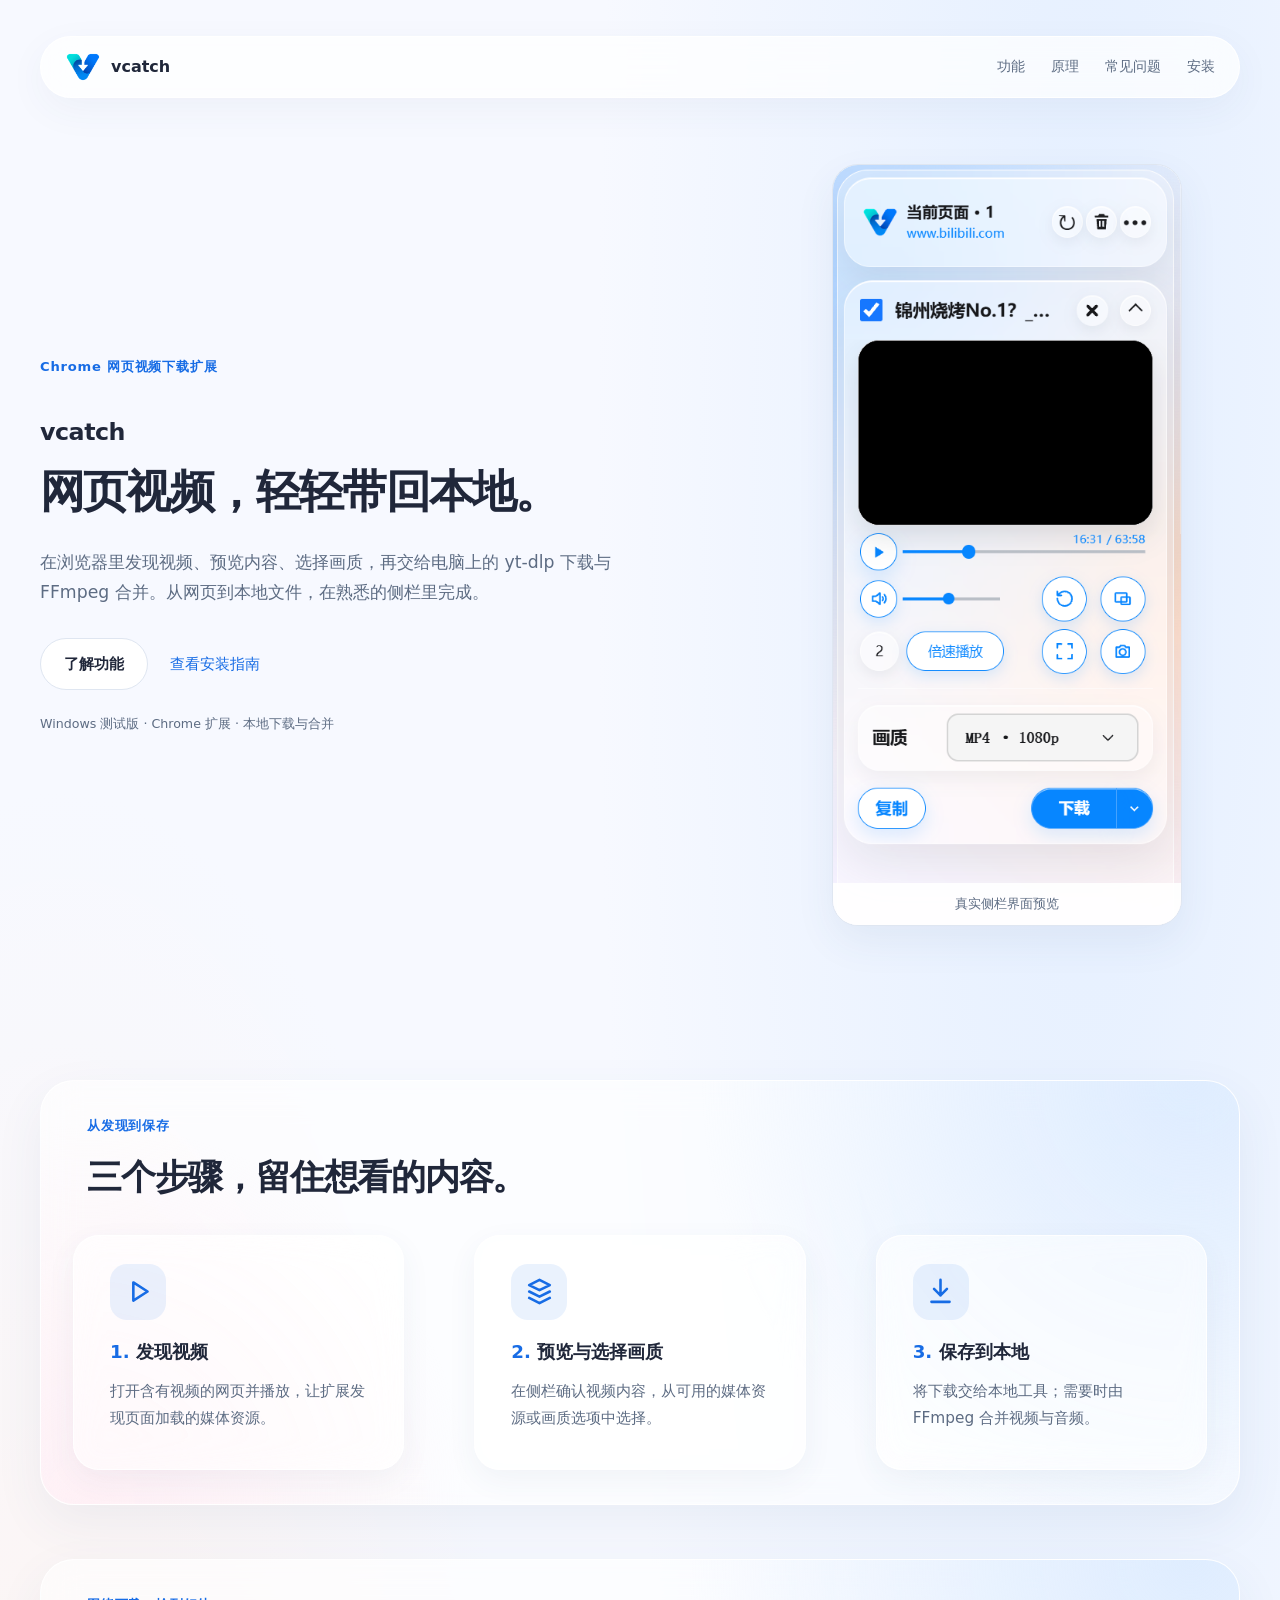
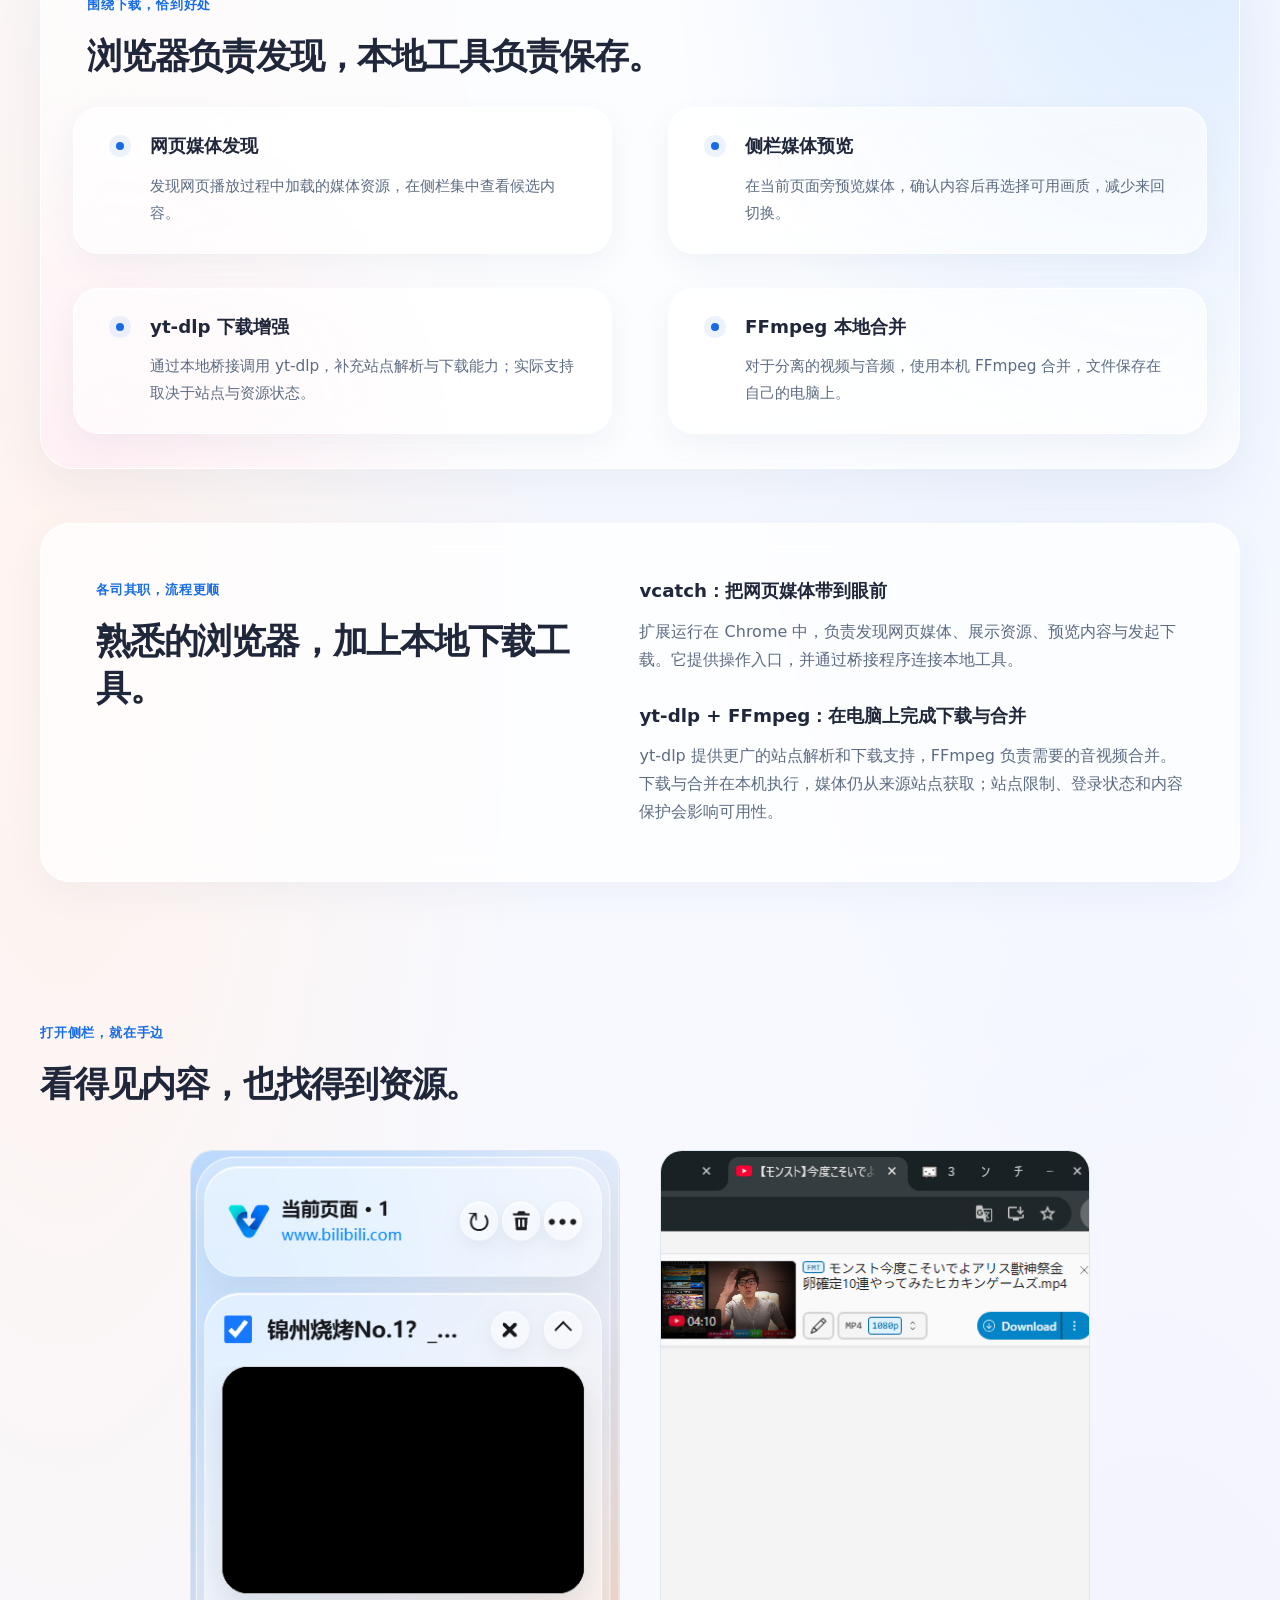
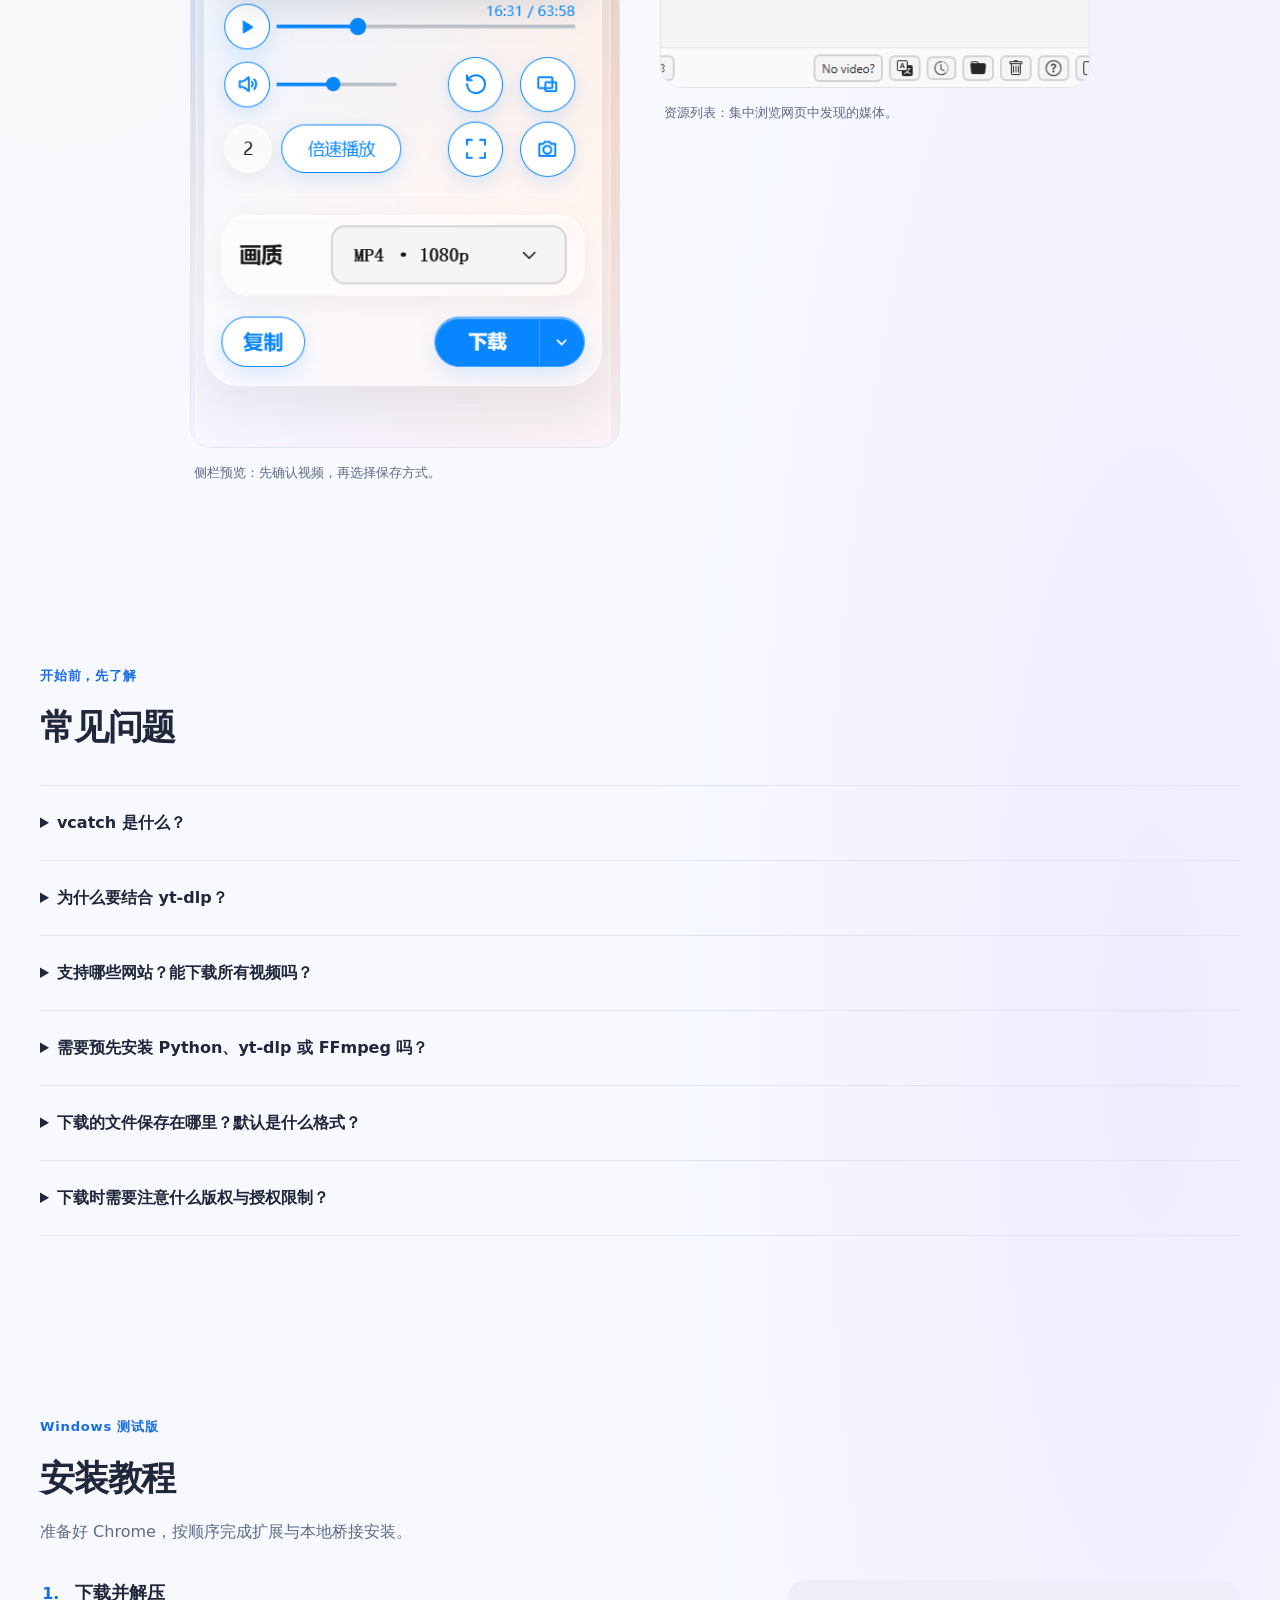
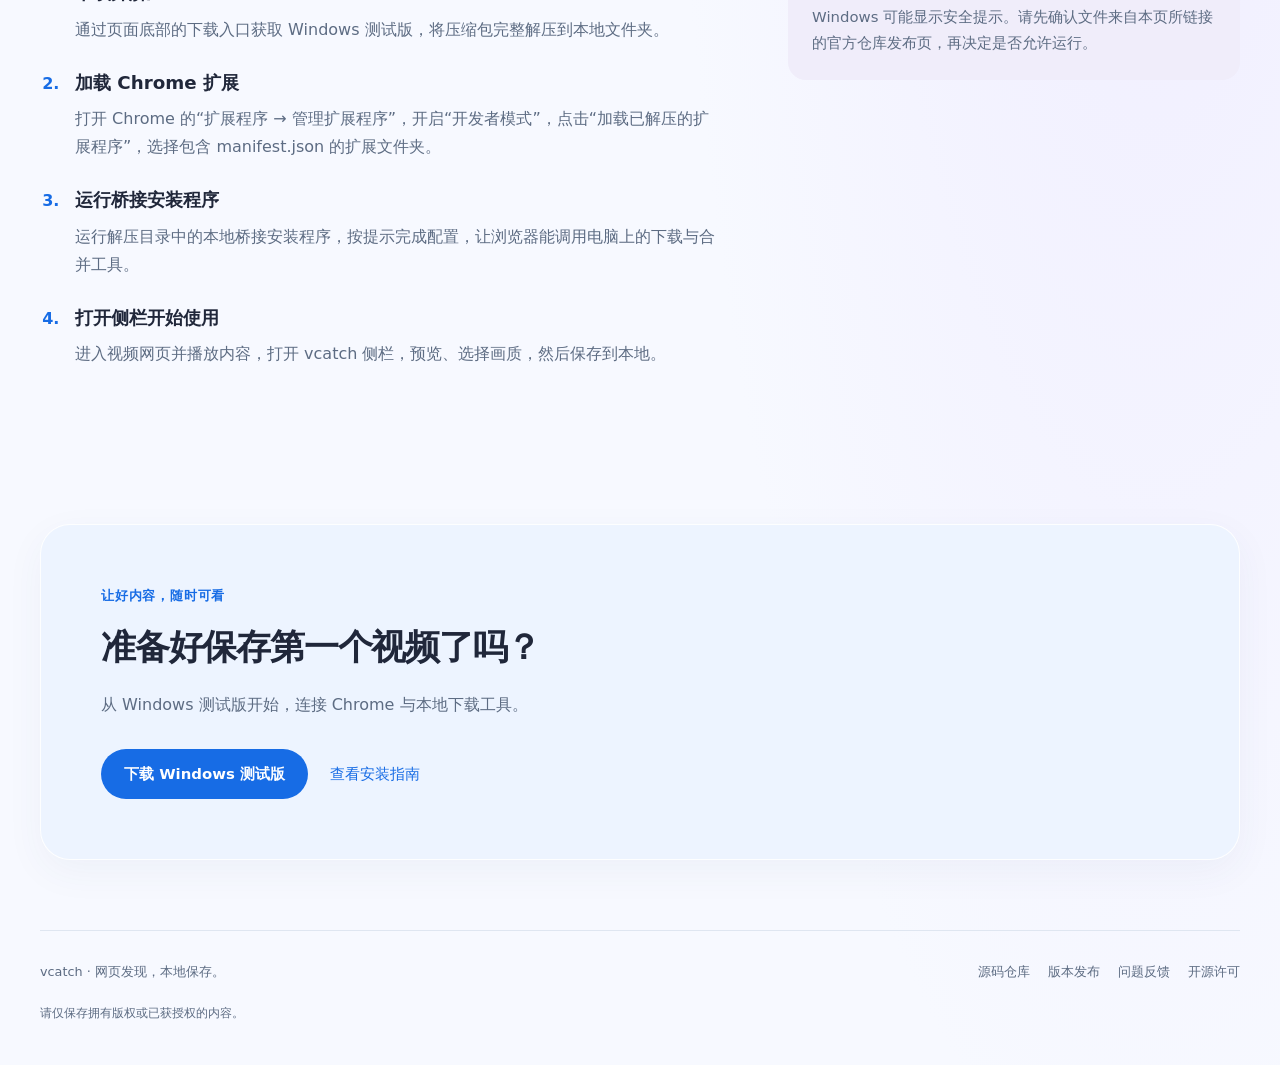
<file: website/index.html>
<!doctype html>
<html lang="zh-CN">
<head>
  <meta charset="utf-8">
  <meta name="viewport" content="width=device-width, initial-scale=1">
  <title>vcatch｜网页视频下载扩展</title>
  <meta name="description" content="vcatch 是 Chrome 网页视频下载扩展：在侧栏发现、预览和选择媒体，使用本地 yt-dlp 下载、FFmpeg 合并，轻松保存到电脑。">
  <meta property="og:type" content="website">
  <meta property="og:title" content="vcatch｜网页视频下载扩展">
  <meta property="og:description" content="在浏览器发现与预览视频，通过本地 yt-dlp 和 FFmpeg 下载、合并，保存到自己的电脑。">
  <link rel="icon" type="image/png" href="assets/vcatch-logo.png">
  <link rel="stylesheet" href="styles.css">
</head>
<body>
  <header class="site-header">
    <nav class="container navigation" aria-label="主导航">
      <a class="brand" href="#top"><img src="assets/vcatch-logo.png" width="40" height="40" alt="vcatch 标志"><span>vcatch</span></a>
      <ul class="nav-links">
        <li><a href="#features">功能</a></li>
        <li><a href="#how">原理</a></li>
        <li><a href="#faq">常见问题</a></li>
        <li><a href="#install">安装</a></li>
      </ul>
    </nav>
  </header>

  <main id="top">
    <section class="hero container" aria-labelledby="hero-title">
      <div class="hero-copy">
        <p class="eyebrow">Chrome 网页视频下载扩展</p>
        <h1 id="hero-title"><span>vcatch</span><br>网页视频，轻轻带回本地。</h1>
        <p class="lead">在浏览器里发现视频、预览内容、选择画质，再交给电脑上的 yt-dlp 下载与 FFmpeg 合并。从网页到本地文件，在熟悉的侧栏里完成。</p>
        <div class="hero-links"><a class="button secondary" href="#features">了解功能</a><a class="text-link" href="#install">查看安装指南</a></div>
        <p class="hero-note">Windows 测试版 · Chrome 扩展 · 本地下载与合并</p>
      </div>
      <figure class="hero-preview">
        <img src="assets/vcatch-sidebar.png" alt="vcatch 侧栏显示网页视频预览、画质选择和本地下载操作">
        <figcaption>真实侧栏界面预览</figcaption>
      </figure>
    </section>

    <section class="steps-section container" aria-labelledby="steps-title">
      <p class="eyebrow">从发现到保存</p>
      <h2 id="steps-title">三个步骤，留住想看的内容。</h2>
      <ol class="steps">
        <li><span class="step-icon" aria-hidden="true"><svg viewBox="0 0 24 24"><path d="m8 5 11 7-11 7Z"></path></svg></span><h3>发现视频</h3><p>打开含有视频的网页并播放，让扩展发现页面加载的媒体资源。</p></li>
        <li><span class="step-icon" aria-hidden="true"><svg viewBox="0 0 24 24"><path d="m12 3 8 4-8 4-8-4Z"></path><path d="m4 12 8 4 8-4M4 17l8 4 8-4"></path></svg></span><h3>预览与选择画质</h3><p>在侧栏确认视频内容，从可用的媒体资源或画质选项中选择。</p></li>
        <li><span class="step-icon" aria-hidden="true"><svg viewBox="0 0 24 24"><path d="M12 3v12m-5-5 5 5 5-5M5 20h14"></path></svg></span><h3>保存到本地</h3><p>将下载交给本地工具；需要时由 FFmpeg 合并视频与音频。</p></li>
      </ol>
    </section>

    <section id="features" class="features-section container" aria-labelledby="features-title">
      <p class="eyebrow">围绕下载，恰到好处</p>
      <h2 id="features-title">浏览器负责发现，本地工具负责保存。</h2>
      <ul class="feature-grid">
        <li><h3>网页媒体发现</h3><p>发现网页播放过程中加载的媒体资源，在侧栏集中查看候选内容。</p></li>
        <li><h3>侧栏媒体预览</h3><p>在当前页面旁预览媒体，确认内容后再选择可用画质，减少来回切换。</p></li>
        <li><h3>yt-dlp 下载增强</h3><p>通过本地桥接调用 yt-dlp，补充站点解析与下载能力；实际支持取决于站点与资源状态。</p></li>
        <li><h3>FFmpeg 本地合并</h3><p>对于分离的视频与音频，使用本机 FFmpeg 合并，文件保存在自己的电脑上。</p></li>
      </ul>
    </section>

    <section id="how" class="how-section container" aria-labelledby="how-title">
      <div class="section-intro"><p class="eyebrow">各司其职，流程更顺</p><h2 id="how-title">熟悉的浏览器，加上本地下载工具。</h2></div>
      <div class="how-content">
        <h3>vcatch：把网页媒体带到眼前</h3>
        <p>扩展运行在 Chrome 中，负责发现网页媒体、展示资源、预览内容与发起下载。它提供操作入口，并通过桥接程序连接本地工具。</p>
        <h3>yt-dlp + FFmpeg：在电脑上完成下载与合并</h3>
        <p>yt-dlp 提供更广的站点解析和下载支持，FFmpeg 负责需要的音视频合并。下载与合并在本机执行，媒体仍从来源站点获取；站点限制、登录状态和内容保护会影响可用性。</p>
      </div>
    </section>

    <section class="interface-section container" aria-labelledby="interface-title">
      <p class="eyebrow">打开侧栏，就在手边</p>
      <h2 id="interface-title">看得见内容，也找得到资源。</h2>
      <div class="interface-grid">
        <figure><img src="assets/vcatch-sidebar.png" alt="vcatch 视频侧栏预览界面，展示视频画面与下载选项" loading="lazy"><figcaption>侧栏预览：先确认视频，再选择保存方式。</figcaption></figure>
        <figure><img src="assets/vcatch-resource-list.png" alt="vcatch 网页媒体资源列表，集中展示发现的媒体条目" loading="lazy"><figcaption>资源列表：集中浏览网页中发现的媒体。</figcaption></figure>
      </div>
    </section>

    <section id="faq" class="faq-section container" aria-labelledby="faq-title">
      <p class="eyebrow">开始前，先了解</p>
      <h2 id="faq-title">常见问题</h2>
      <div class="faq-list">
        <details><summary>vcatch 是什么？</summary><p>它是一款面向 Chrome 的网页视频下载扩展，将网页媒体发现与侧栏预览，和本地 yt-dlp、FFmpeg 工具连接起来，帮助你保存有权下载的内容。</p></details>
        <details><summary>为什么要结合 yt-dlp？</summary><p>网页资源发现和站点解析各有适用场景。yt-dlp 补充站点解析、画质选择与下载能力，FFmpeg 处理需要合并的音视频，让扩展能够使用本地工具完成后续工作。</p></details>
        <details><summary>支持哪些网站？能下载所有视频吗？</summary><p>可以尝试扩展发现的网页媒体，以及 yt-dlp 支持的站点。并非每个网站或视频都能下载：站点更新、登录权限、资源有效期和内容保护都可能限制下载，不承诺支持所有网站或受 DRM 保护的内容。</p></details>
        <details><summary>需要预先安装 Python、yt-dlp 或 FFmpeg 吗？</summary><p>不需要。Windows 测试版安装包已包含所需运行环境和工具，解压后按安装教程加载扩展并安装本地桥接即可。</p></details>
        <details><summary>下载的文件保存在哪里？默认是什么格式？</summary><p>Windows 测试版默认保存到当前用户的 Downloads（下载）文件夹，默认输出 MP4。最终可用画质与音视频内容取决于来源资源。</p></details>
        <details><summary>下载时需要注意什么版权与授权限制？</summary><p>请只下载你拥有版权、已获授权或允许下载的内容，并遵守来源网站的使用条款。扩展不提供绕过访问权限或内容保护的授权。</p></details>
      </div>
    </section>

    <section id="install" class="install-section container" aria-labelledby="install-title">
      <p class="eyebrow">Windows 测试版</p>
      <h2 id="install-title">安装教程</h2>
      <p>准备好 Chrome，按顺序完成扩展与本地桥接安装。</p>
      <ol class="install-steps">
        <li><h3>下载并解压</h3><p>通过页面底部的下载入口获取 Windows 测试版，将压缩包完整解压到本地文件夹。</p></li>
        <li><h3>加载 Chrome 扩展</h3><p>打开 Chrome 的“扩展程序 → 管理扩展程序”，开启“开发者模式”，点击“加载已解压的扩展程序”，选择包含 manifest.json 的扩展文件夹。</p></li>
        <li><h3>运行桥接安装程序</h3><p>运行解压目录中的本地桥接安装程序，按提示完成配置，让浏览器能调用电脑上的下载与合并工具。</p></li>
        <li><h3>打开侧栏开始使用</h3><p>进入视频网页并播放内容，打开 vcatch 侧栏，预览、选择画质，然后保存到本地。</p></li>
      </ol>
      <p class="install-note">Windows 可能显示安全提示。请先确认文件来自本页所链接的官方仓库发布页，再决定是否允许运行。</p>
    </section>

    <section id="download" class="download-section container" aria-labelledby="download-title">
      <p class="eyebrow">让好内容，随时可看</p>
      <h2 id="download-title">准备好保存第一个视频了吗？</h2>
      <p>从 Windows 测试版开始，连接 Chrome 与本地下载工具。</p>
      <div class="download-actions"><a class="button primary" href="https://github.com/woyongyuanxihuanhuojiandui-crypto/vcatch/releases/download/v1.0.0/vcatch.zip">下载 Windows 测试版</a><a class="text-link" href="#install">查看安装指南</a></div>
    </section>
  </main>

  <footer class="site-footer container">
    <p>vcatch · 网页发现，本地保存。</p>
    <ul class="footer-links">
      <li><a href="https://github.com/woyongyuanxihuanhuojiandui-crypto/vcatch">源码仓库</a></li>
      <li><a href="https://github.com/woyongyuanxihuanhuojiandui-crypto/vcatch/releases">版本发布</a></li>
      <li><a href="https://github.com/woyongyuanxihuanhuojiandui-crypto/vcatch/issues">问题反馈</a></li>
      <li><a href="https://github.com/woyongyuanxihuanhuojiandui-crypto/vcatch/blob/main/LICENSE">开源许可</a></li>
    </ul>
    <p>请仅保存拥有版权或已获授权的内容。</p>
  </footer>
</body>
</html>
</file>
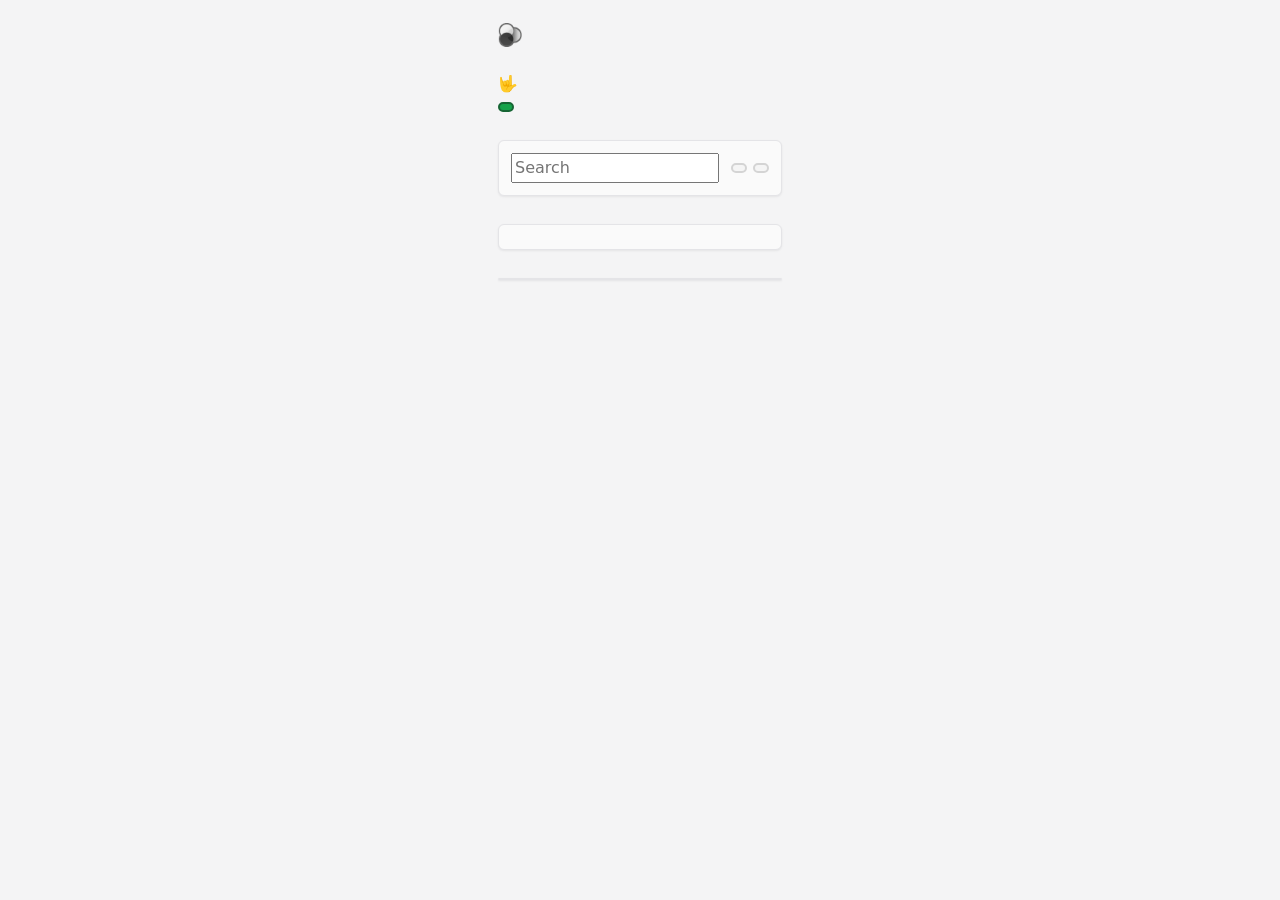
<file: content/history.html>
<!DOCTYPE html>

<html>
  <head>
    <title>History</title>
    <meta charset="utf-8"/>
    <style>

    :root {
  --dismiss-button-width: calc(16px + var(--spacing-medium) + 2 * var(--hardware-pixel));
  --dismiss-button-height: calc(16px + 2 * var(--hardware-pixel));
  --video-height: 80px;
}

.roundedbox {
  border-radius: var(--spacing-medium);
  border-style: solid;
  border-width: 1px;
  background-color: var(--theme-box-bg);
  border-color: var(--theme-box-border);
  box-shadow: 0 1px 2px var(--theme-box-shadow);
}    :root[theme="system"] {
  color-scheme: light dark;
}

:root[theme="dark"] {
  color-scheme: dark;
}

:root[theme="light"] {
  color-scheme: light;
}

body {
  scrollbar-color: light-dark(var(--neutral-700) var(--neutral-50), var(--neutral-900) var(--neutral-300));
  color: light-dark(var(--neutral-800), var(--neutral-300));
  background-color: light-dark(hsl(240 4.8% 95.9%), hsl(240 5.7% 18.2%));
  --theme-selection: light-dark(var(--blue-200), var(--blue-800));
  --theme-outline-focus: light-dark(var(--neutral-200), var(--neutral-800));
  --theme-control-bg: light-dark(var(--neutral-100), var(--neutral-800));
  --theme-control-bg-hover: light-dark(var(--neutral-50), var(--neutral-700));
  --theme-control-border: light-dark(var(--neutral-300), var(--neutral-700));
  --theme-control-border-focus: light-dark(var(--neutral-800), var(--neutral-200));
  --theme-colored-fg: light-dark(var(--neutral-100), var(--neutral-900));
  --theme-dismiss: light-dark(var(--neutral-500), var(--neutral-500));
  --theme-dismiss-hover: light-dark(var(--neutral-600), var(--neutral-400));
  --theme-box-bg: light-dark(var(--neutral-50), hsl(240, 5.9%, 11%));
  --theme-box-border: light-dark(hsl(240 5.9% 90%), hsl(240 4.6% 22%));
  --theme-box-shadow: light-dark(hsl(240 3.8% 46.1% / 12%), rgb(0 0 0 / 24%));
  --theme-progressbar-border: light-dark(var(--sky-500), var(--sky-900));
  --theme-progressbar-bg: light-dark(var(--sky-300), var(--sky-600));
  --theme-progressbar-fg: light-dark(var(--neutral-700), var(--neutral-300));
}
    *, *::before, *::after {
  box-sizing: border-box;
}

* {
  margin: 0;
}

body {
  line-height: 1.5;
  text-size-adjust: none;
  font-size: 1rem;
  -moz-text-size-adjust: none;
  -webkit-text-size-adjust: none;
  -webkit-font-smoothing: antialiased;
  font-family: system-ui, sans-serif;
}

img, picture, video, canvas, svg {
  display: block;
  max-width: 100%;
}

input, button, textarea, select {
  font: inherit;
}

p, h1, h2, h3, h4, h5, h6 {
  overflow-wrap: break-word;
}

a {
  text-decoration-skip-ink: auto;
  color: currentColor;
}

body {
  margin: 0;
  display: flex;
  height: 100vh;
}

box, hbox, vbox, spacer, stack {
  flex-shrink: 0;
  display: flex;
  /*
    These are necessary really.
    Otherwise set to min-*: auto, messing up flex logic.
  */
  min-height: 0;
  min-width: 0;
}

hbox {
  flex-flow: row;
  text-overflow: ellipsis;
}

wrappable-text {
  display: inline-flex;
  flex-wrap: wrap;
}

vbox {
  flex-flow: column;
  /* Not sure why I had that at some point… */
  /* width: 100%; */
}

stack {
  position: relative;
  overflow: hidden;
}

stack > * {
  position: absolute;
  top: 0;
  bottom: 0;
  left: 0;
  right: 0;
}

[wrap] { flex-wrap: wrap }
[stretch] { align-self: stretch }
[hidden="true"] { display: none!important; }

[flex] { display: flex }
[flex="1"] { flex-grow: 1 }
[flex="2"] { flex-grow: 2 }
[flex="3"] { flex-grow: 3 }
[flex="4"] { flex-grow: 4 }
[flex="5"] { flex-grow: 5 }
[flex="6"] { flex-grow: 6 }
[flex="7"] { flex-grow: 7 }
[flex="8"] { flex-grow: 8 }
[flex="9"] { flex-grow: 9 }

/* We don't use the align=… attribute. Browser engines map that into a text-align=center!!! */
[xalign="start"] { align-items: flex-start }
[xalign="center"] { align-items: center }
[xalign="end"] { align-items: flex-end }
[xalign="baseline"] { align-items: flex-baseline }
[xalign="stretch"] { align-items: stretch }

[pack="start"] { justify-content: flex-start }
[pack="center"] { justify-content: center }
[pack="end"] { justify-content: flex-end }

/* DEBUG */

[debug] hbox,
[debug] vbox,
[debug] box,
[debug] spacer {
  margin: 8px;
  padding: 8px;
  outline: 1px dashed black;
  position: relative;
}

/* [debug] hbox { background: green; } */
/* [debug] vbox { background: blue; } */
/* [debug] spacer { background: yellow; } */
/* [debug] box { background: orange; } */

[debug] hbox:before,
[debug] vbox:before,
[debug] box:before {
  position: absolute;
  font-size: 6px;
  top: 0; left: 0;
  display: block;
  content: attr(id);
}

/* From https://github.com/shadcn-ui/ui/issues/669 */

/* Palette: https://tailwindcss.com/docs/customizing-colors */

:root {
  /* Slate */
  --slate-50: hsl(210 40% 98%);
  --slate-100: hsl(210 40% 96.1%);
  --slate-200: hsl(214.3 31.8% 91.4%);
  --slate-300: hsl(212.7 26.8% 83.9%);
  --slate-400: hsl(215 20.2% 65.1%);
  --slate-500: hsl(215.4 16.3% 46.9%);
  --slate-600: hsl(215.3 19.3% 34.5%);
  --slate-700: hsl(215.3 25% 26.7%);
  --slate-800: hsl(217.2 32.6% 17.5%);
  --slate-900: hsl(222.2 47.4% 11.2%);
  --slate-950: hsl(228.6 84% 4.9%);

  /* Gray */
  --gray-50: hsl(210 20% 98%);
  --gray-100: hsl(220 14.3% 95.9%);
  --gray-200: hsl(220 13% 91%);
  --gray-300: hsl(216 12.2% 83.9%);
  --gray-400: hsl(217.9 10.6% 64.9%);
  --gray-500: hsl(220 8.9% 46.1%);
  --gray-600: hsl(215 13.8% 34.1%);
  --gray-700: hsl(216.9 19.1% 26.7%);
  --gray-800: hsl(215 27.9% 16.9%);
  --gray-900: hsl(220.9 39.3% 11%);
  --gray-950: hsl(224 71.4% 4.1%);

  /* Zinc */
  --zinc-50: hsl(0 0% 98%);
  --zinc-100: hsl(240 4.8% 95.9%);
  --zinc-200: hsl(240 5.9% 90%);
  --zinc-300: hsl(240 4.9% 83.9%);
  --zinc-400: hsl(240 5% 64.9%);
  --zinc-500: hsl(240 3.8% 46.1%);
  --zinc-600: hsl(240 5.2% 33.9%);
  --zinc-700: hsl(240 5.3% 26.1%);
  --zinc-800: hsl(240 3.7% 15.9%);
  --zinc-900: hsl(240 5.9% 10%);
  --zinc-950: hsl(240 10% 3.9%);

  /* Neutral */
  --neutral-50: hsl(0 0% 98%);
  --neutral-100: hsl(0 0% 96.1%);
  --neutral-200: hsl(0 0% 89.8%);
  --neutral-300: hsl(0 0% 83.1%);
  --neutral-400: hsl(0 0% 63.9%);
  --neutral-500: hsl(0 0% 45.1%);
  --neutral-600: hsl(0 0% 32.2%);
  --neutral-700: hsl(0 0% 25.1%);
  --neutral-800: hsl(0 0% 14.9%);
  --neutral-900: hsl(0 0% 9%);
  --neutral-950: hsl(0 0% 3.9%);

  /* Stone */
  --stone-50: hsl(60 9.1% 97.8%);
  --stone-100: hsl(60 4.8% 95.9%);
  --stone-200: hsl(20 5.9% 90%);
  --stone-300: hsl(24 5.7% 82.9%);
  --stone-400: hsl(24 5.4% 63.9%);
  --stone-500: hsl(25 5.3% 44.7%);
  --stone-600: hsl(33.3 5.5% 32.4%);
  --stone-700: hsl(30 6.3% 25.1%);
  --stone-800: hsl(12 6.5% 15.1%);
  --stone-900: hsl(24 9.8% 10%);
  --stone-950: hsl(20 14.3% 4.1%);

  /* Red */
  --red-50: hsl(0 85.7% 97.3%);
  --red-100: hsl(0 93.3% 94.1%);
  --red-200: hsl(0 96.3% 89.4%);
  --red-300: hsl(0 93.5% 81.8%);
  --red-400: hsl(0 90.6% 70.8%);
  --red-500: hsl(0 84.2% 60.2%);
  --red-600: hsl(0 72.2% 50.6%);
  --red-700: hsl(0 73.7% 41.8%);
  --red-800: hsl(0 70% 35.3%);
  --red-900: hsl(0 62.8% 30.6%);
  --red-950: hsl(0 74.7% 15.5%);

  /* Orange */
  --orange-50: hsl(33.3 100% 96.5%);
  --orange-100: hsl(34.3 100% 91.8%);
  --orange-200: hsl(32.1 97.7% 83.1%);
  --orange-300: hsl(30.7 97.2% 72.4%);
  --orange-400: hsl(27 96% 61%);
  --orange-500: hsl(24.6 95% 53.1%);
  --orange-600: hsl(20.5 90.2% 48.2%);
  --orange-700: hsl(17.5 88.3% 40.4%);
  --orange-800: hsl(15 79.1% 33.7%);
  --orange-900: hsl(15.3 74.6% 27.8%);
  --orange-950: hsl(13 81.1% 14.5%);

  /* Amber */
  --amber-50: hsl(48 100% 96.1%);
  --amber-100: hsl(48 96.5% 88.8%);
  --amber-200: hsl(48 96.6% 76.7%);
  --amber-300: hsl(45.9 96.7% 64.5%);
  --amber-400: hsl(43.3 96.4% 56.3%);
  --amber-500: hsl(37.7 92.1% 50.2%);
  --amber-600: hsl(32.1 94.6% 43.7%);
  --amber-700: hsl(26 90.5% 37.1%);
  --amber-800: hsl(22.7 82.5% 31.4%);
  --amber-900: hsl(21.7 77.8% 26.5%);
  --amber-950: hsl(20.9 91.7% 14.1%);

  /* Yellow */
  --yellow-50: hsl(54.5 91.7% 95.3%);
  --yellow-100: hsl(54.9 96.7% 88%);
  --yellow-200: hsl(52.8 98.3% 76.9%);
  --yellow-300: hsl(50.4 97.8% 63.5%);
  --yellow-400: hsl(47.9 95.8% 53.1%);
  --yellow-500: hsl(45.4 93.4% 47.5%);
  --yellow-600: hsl(40.6 96.1% 40.4%);
  --yellow-700: hsl(35.5 91.7% 32.9%);
  --yellow-800: hsl(31.8 81% 28.8%);
  --yellow-900: hsl(28.4 72.5% 25.7%);
  --yellow-950: hsl(26 83.3% 14.1%);

  /* Lime */
  --lime-50: hsl(78.3 92% 95.1%);
  --lime-100: hsl(79.6 89.1% 89.2%);
  --lime-200: hsl(80.9 88.5% 79.6%);
  --lime-300: hsl(82 84.5% 67.1%);
  --lime-400: hsl(82.7 78% 55.5%);
  --lime-500: hsl(83.7 80.5% 44.3%);
  --lime-600: hsl(84.8 85.2% 34.5%);
  --lime-700: hsl(85.9 78.4% 27.3%);
  --lime-800: hsl(86.3 69% 22.7%);
  --lime-900: hsl(87.6 61.2% 20.2%);
  --lime-950: hsl(89.3 80.4% 10%);

  /* Green */
  --green-50: hsl(138.5 76.5% 96.7%);
  --green-100: hsl(140.6 84.2% 92.5%);
  --green-200: hsl(141 78.9% 85.1%);
  --green-300: hsl(141.7 76.6% 73.1%);
  --green-400: hsl(141.9 69.2% 58%);
  --green-500: hsl(142.1 70.6% 45.3%);
  --green-600: hsl(142.1 76.2% 36.3%);
  --green-700: hsl(142.4 71.8% 29.2%);
  --green-800: hsl(142.8 64.2% 24.1%);
  --green-900: hsl(143.8 61.2% 20.2%);
  --green-950: hsl(144.9 80.4% 10%);

  /* Emerald */
  --emerald-50: hsl(151.8 81% 95.9%);
  --emerald-100: hsl(149.3 80.4% 90%);
  --emerald-200: hsl(152.4 76% 80.4%);
  --emerald-300: hsl(156.2 71.6% 66.9%);
  --emerald-400: hsl(158.1 64.4% 51.6%);
  --emerald-500: hsl(160.1 84.1% 39.4%);
  --emerald-600: hsl(161.4 93.5% 30.4%);
  --emerald-700: hsl(162.9 93.5% 24.3%);
  --emerald-800: hsl(163.1 88.1% 19.8%);
  --emerald-900: hsl(164.2 85.7% 16.5%);
  --emerald-950: hsl(165.7 91.3% 9%);

  /* Teal */
  --teal-50: hsl(166.2 76.5% 96.7%);
  --teal-100: hsl(167.2 85.5% 89.2%);
  --teal-200: hsl(168.4 83.8% 78.2%);
  --teal-300: hsl(170.6 76.9% 64.3%);
  --teal-400: hsl(172.5 66% 50.4%);
  --teal-500: hsl(173.4 80.4% 40%);
  --teal-600: hsl(174.7 83.9% 31.6%);
  --teal-700: hsl(175.3 77.4% 26.1%);
  --teal-800: hsl(176.1 69.4% 21.8%);
  --teal-900: hsl(175.9 60.8% 19%);
  --teal-950: hsl(178.6 84.3% 10%);

  /* Cyan */
  --cyan-50: hsl(183.2 100% 96.3%);
  --cyan-100: hsl(185.1 95.9% 90.4%);
  --cyan-200: hsl(186.2 93.5% 81.8%);
  --cyan-300: hsl(187 92.4% 69%);
  --cyan-400: hsl(187.9 85.7% 53.3%);
  --cyan-500: hsl(188.7 94.5% 42.7%);
  --cyan-600: hsl(191.6 91.4% 36.5%);
  --cyan-700: hsl(192.9 82.3% 31%);
  --cyan-800: hsl(194.4 69.6% 27.1%);
  --cyan-900: hsl(196.4 63.6% 23.7%);
  --cyan-950: hsl(197 78.9% 14.9%);

  /* Sky */
  --sky-50: hsl(204 100% 97.1%);
  --sky-100: hsl(204 93.8% 93.7%);
  --sky-200: hsl(200.6 94.4% 86.1%);
  --sky-300: hsl(199.4 95.5% 73.9%);
  --sky-400: hsl(198.4 93.2% 59.6%);
  --sky-500: hsl(198.6 88.7% 48.4%);
  --sky-600: hsl(200.4 98% 39.4%);
  --sky-700: hsl(201.3 96.3% 32.2%);
  --sky-800: hsl(201 90% 27.5%);
  --sky-900: hsl(202 80.3% 23.9%);
  --sky-950: hsl(204 80.2% 15.9%);

  /* Blue */
  --blue-50: hsl(213.8 100% 96.9%);
  --blue-100: hsl(214.3 94.6% 92.7%);
  --blue-200: hsl(213.3 96.9% 87.3%);
  --blue-300: hsl(211.7 96.4% 78.4%);
  --blue-400: hsl(213.1 93.9% 67.8%);
  --blue-500: hsl(217.2 91.2% 59.8%);
  --blue-600: hsl(221.2 83.2% 53.3%);
  --blue-700: hsl(224.3 76.3% 48%);
  --blue-800: hsl(225.9 70.7% 40.2%);
  --blue-900: hsl(224.4 64.3% 32.9%);
  --blue-950: hsl(226.2 57% 21%);

  /* Indigo */
  --indigo-50: hsl(225.9 100% 96.7%);
  --indigo-100: hsl(226.5 100% 93.9%);
  --indigo-200: hsl(228 96.5% 88.8%);
  --indigo-300: hsl(229.7 93.5% 81.8%);
  --indigo-400: hsl(234.5 89.5% 73.9%);
  --indigo-500: hsl(238.7 83.5% 66.7%);
  --indigo-600: hsl(243.4 75.4% 58.6%);
  --indigo-700: hsl(244.5 57.9% 50.6%);
  --indigo-800: hsl(243.7 54.5% 41.4%);
  --indigo-900: hsl(242.2 47.4% 34.3%);
  --indigo-950: hsl(243.8 47.1% 20%);

  /* Violet */
  --violet-50: hsl(250 100% 97.6%);
  --violet-100: hsl(251.4 91.3% 95.5%);
  --violet-200: hsl(250.5 95.2% 91.8%);
  --violet-300: hsl(252.5 94.7% 85.1%);
  --violet-400: hsl(255.1 91.7% 76.3%);
  --violet-500: hsl(258.3 89.5% 66.3%);
  --violet-600: hsl(262.1 83.3% 57.8%);
  --violet-700: hsl(263.4 70% 50.4%);
  --violet-800: hsl(263.4 69.3% 42.2%);
  --violet-900: hsl(263.5 67.4% 34.9%);
  --violet-950: hsl(261.2 72.6% 22.9%);

  /* Purple */
  --purple-50: hsl(270 100% 98%);
  --purple-100: hsl(268.7 100% 95.5%);
  --purple-200: hsl(268.6 100% 91.8%);
  --purple-300: hsl(269.2 97.4% 85.1%);
  --purple-400: hsl(270 95.2% 75.3%);
  --purple-500: hsl(270.7 91% 65.1%);
  --purple-600: hsl(271.5 81.3% 55.9%);
  --purple-700: hsl(272.1 71.7% 47.1%);
  --purple-800: hsl(272.9 67.2% 39.4%);
  --purple-900: hsl(273.6 65.6% 32%);
  --purple-950: hsl(273.5 86.9% 21%);

  /* Fuchsia */
  --fuchsia-50: hsl(289.1 100% 97.8%);
  --fuchsia-100: hsl(287 100% 95.5%);
  --fuchsia-200: hsl(288.3 95.8% 90.6%);
  --fuchsia-300: hsl(291.1 93.1% 82.9%);
  --fuchsia-400: hsl(292 91.4% 72.5%);
  --fuchsia-500: hsl(292.2 84.1% 60.6%);
  --fuchsia-600: hsl(293.4 69.5% 48.8%);
  --fuchsia-700: hsl(294.7 72.4% 39.8%);
  --fuchsia-800: hsl(295.4 70.2% 32.9%);
  --fuchsia-900: hsl(296.7 63.6% 28%);
  --fuchsia-950: hsl(296.8 90.2% 16.1%);

  /* Pink */
  --pink-50: hsl(327.3 73.3% 97.1%);
  --pink-100: hsl(325.7 77.8% 94.7%);
  --pink-200: hsl(325.9 84.6% 89.8%);
  --pink-300: hsl(327.4 87.1% 81.8%);
  --pink-400: hsl(328.6 85.5% 70.2%);
  --pink-500: hsl(330.4 81.2% 60.4%);
  --pink-600: hsl(333.3 71.4% 50.6%);
  --pink-700: hsl(335.1 77.6% 42%);
  --pink-800: hsl(335.8 74.4% 35.3%);
  --pink-900: hsl(335.9 69% 30.4%);
  --pink-950: hsl(336.2 83.9% 17.1%);

  /* Rose */
  --rose-50: hsl(355.7 100% 97.3%);
  --rose-100: hsl(355.6 100% 94.7%);
  --rose-200: hsl(352.7 96.1% 90%);
  --rose-300: hsl(352.6 95.7% 81.8%);
  --rose-400: hsl(351.3 94.5% 71.4%);
  --rose-500: hsl(349.7 89.2% 60.2%);
  --rose-600: hsl(346.8 77.2% 49.8%);
  --rose-700: hsl(345.3 82.7% 40.8%);
  --rose-800: hsl(343.4 79.7% 34.7%);
  --rose-900: hsl(341.5 75.5% 30.4%);
  --rose-950: hsl(343.1 87.7% 15.9%);
}



:root {
  --hardware-pixel: 1px;
}

@media (min-resolution: 2dppx) {
  :root {
    --hardware-pixel: 0.5px;
  }
}

@media (min-resolution: 3dppx) {
  :root {
    --hardware-pixel: 0.33333px;
  }
}

@media (min-resolution: 4dppx) {
  :root {
    --hardware-pixel: 0.25px;
  }
}

:root {
  font-size: 12px;
  --spacing-small: 3px;
  --spacing-medium: 6px;
  --spacing-large: 12px;
  --spacing-x-large: 22px;
}

select {
  padding-left: 0;
  padding-right: 0;
}

option {
  padding-inline: var(--spacing-large);
  text-align: left;
}

com-native-menu, button, select {
  user-select: none;
  white-space: nowrap;
  padding: var(--spacing-small) var(--spacing-medium);
  border-radius: var(--spacing-medium);
  border-width: calc(2 * var(--hardware-pixel));
  border-style: solid;
  cursor: pointer;
  border-color: var(--theme-control-border);
  background-color: var(--theme-control-bg);
  color: inherit;
}

com-native-menu {
  /* for specificity */
  /* No padding for this as we have a transparent
  control below that needs to be clickable
  even on the padding */
  padding: 0;
}

com-native-menu:hover,
select:hover,
button:hover {
  background-color: var(--theme-control-bg-hover);
}

com-native-menu[disabled], select[disabled], button[disabled] {
  opacity: 0.3;
  pointer-events: none;
}

button:active {
  transform: translateY(1px);
}

button:has(> svg) {
  display: flex;
  align-items: center;
  gap: var(--spacing-medium);
}

button:has(> svg) > * {
  display: flex;
}

com-native-menu:focus-within,
button:focus-visible,
select:focus-visible {
  background-color: var(--theme-control-bg-hover);
  outline-style: solid;
  outline-width: calc(3 * var(--hardware-pixel));
  outline-color: var(--theme-control-border-focus);
  z-index: 1;
}

/* Doesn't look good on Firefox - let's put it on the <p> */
  [contenteditable].firefox:focus-visible {
    outline-style: none;
  }

  p:has([contenteditable].firefox:focus-visible) {
    outline-style: auto;
  }
/* -- */

[tooltip] {
  position: relative;
}

[tooltip]:not(:hover)::after {
  opacity: 0;
  transition-property: opacity;
  transition-duration: 0s;
  transition-delay: 0s;
}

[tooltip]:hover::after {
  transition-delay: 500ms;
}

[tooltip]::after {
  z-index: 4;
  left: 50%;
  bottom: -3px;
  transform: translateX(-50%) translateY(100%);

  content: attr(tooltip);
  position: absolute;
  text-align: center;
  padding: var(--spacing-small) var(--spacing-medium);
  min-width: 80px;
  width: max-content;
  max-width: 120px;
  max-height: 120px;
  overflow: hidden;
  text-wrap: auto;
  border-radius: var(--spacing-medium);
  pointer-events: none;

  opacity: 0.8;

  background-color: light-dark(var(--neutral-950), var(--neutral-50));
  color: light-dark(var(--neutral-50), var(--neutral-950));
}

[tooltip].tooltip-prevent-right-edge::after {
  right: 0%;
  left: unset;
  transform: translateY(100%);
}

[tooltip].tooltip-prevent-bottom-edge::after {
  transform: translateX(-50%) translateY(-100%);
  top: -3px;
  bottom: unset;
}

[tooltip].tooltip-prevent-left-and-bottom-edge::after {
  right: unset;
  left: 0%;
  transform: translateY(-100%);
  top: -3px;
  bottom: unset;
}

[tooltip].tooltip-prevent-right-and-bottom-edge::after {
  right: 0%;
  left: unset;
  transform: translateY(-100%);
  top: -3px;
  bottom: unset;
}

    body {
      flex-flow: column;
      flex-grow: 1;
      font-size: 16px;
    }

    #main {
      max-width: 600px;
      margin: var(--spacing-large) auto;
    }

    #downloaded_container {
      flex-shrink: 0;
      margin-top: var(--spacing-x-large);
      flex-flow: column-reverse; /* each item order is set to its timestamp */
    }

    #downloaded_container > com-media-downloaded {
      padding: var(--spacing-medium);
      border-bottom-style: solid;
      border-bottom-width: var(--hardware-pixel);
      border-bottom-color: var(--theme-box-border);
    }

    #button_enable_history {
      --theme-control-bg-hover: light-dark(var(--green-500), var(--green-600));
      --theme-control-bg: light-dark(var(--green-600), var(--green-500));
      --theme-control-border: var(--green-800);
      color: var(--theme-colored-fg);
    }

    #main, #history_disabled, #history_controls {
      gap: var(--spacing-medium);
    }

    h1 > img {
      width: 24px;
      height: 24px;
      display: inline;
      margin-right: 20px;
    }

    #history_controls, #history_empty {
      margin-top: var(--spacing-x-large);
      padding: var(--spacing-large);
    }

    </style>
  </head>

  <body>

    <vbox id="main" flex="1">
      <h1><img src="/bitmaps/logo-128-color.png"><span data-i18n="history_title"></span></h1>
      <vbox id="history_disabled" xalign="start">
        <p data-i18n="history_warning"></p>
        <p><span data-i18n="history_warning_2"></span>🤟</p>
        <button id="button_enable_history" data-i18n="enable_history"></button>
      </vbox>
      <hbox id="history_controls" xalign="center" class="roundedbox">
        <input id="input_filter" placeholder="Search"/>
        <spacer flex="1"></spacer>
        <button id="button_clear_history" data-i18n="clear_history"></button>
        <button id="button_disable_history" data-i18n="disable_history"></button>
      </hbox>
      <vbox id="history_empty" xalign="center" class="roundedbox">
        <p data-i18n="no_downloads_yet"></p>
      </vbox>
      <vbox id="downloaded_container" class="roundedbox">
      </vbox>
    </vbox>

    <!-- Components -->

    <template id="main-template">
  <style>

    :root {
  --dismiss-button-width: calc(16px + var(--spacing-medium) + 2 * var(--hardware-pixel));
  --dismiss-button-height: calc(16px + 2 * var(--hardware-pixel));
  --video-height: 80px;
}

.roundedbox {
  border-radius: var(--spacing-medium);
  border-style: solid;
  border-width: 1px;
  background-color: var(--theme-box-bg);
  border-color: var(--theme-box-border);
  box-shadow: 0 1px 2px var(--theme-box-shadow);
}    :root[theme="system"] {
  color-scheme: light dark;
}

:root[theme="dark"] {
  color-scheme: dark;
}

:root[theme="light"] {
  color-scheme: light;
}

body {
  scrollbar-color: light-dark(var(--neutral-700) var(--neutral-50), var(--neutral-900) var(--neutral-300));
  color: light-dark(var(--neutral-800), var(--neutral-300));
  background-color: light-dark(hsl(240 4.8% 95.9%), hsl(240 5.7% 18.2%));
  --theme-selection: light-dark(var(--blue-200), var(--blue-800));
  --theme-outline-focus: light-dark(var(--neutral-200), var(--neutral-800));
  --theme-control-bg: light-dark(var(--neutral-100), var(--neutral-800));
  --theme-control-bg-hover: light-dark(var(--neutral-50), var(--neutral-700));
  --theme-control-border: light-dark(var(--neutral-300), var(--neutral-700));
  --theme-control-border-focus: light-dark(var(--neutral-800), var(--neutral-200));
  --theme-colored-fg: light-dark(var(--neutral-100), var(--neutral-900));
  --theme-dismiss: light-dark(var(--neutral-500), var(--neutral-500));
  --theme-dismiss-hover: light-dark(var(--neutral-600), var(--neutral-400));
  --theme-box-bg: light-dark(var(--neutral-50), hsl(240, 5.9%, 11%));
  --theme-box-border: light-dark(hsl(240 5.9% 90%), hsl(240 4.6% 22%));
  --theme-box-shadow: light-dark(hsl(240 3.8% 46.1% / 12%), rgb(0 0 0 / 24%));
  --theme-progressbar-border: light-dark(var(--sky-500), var(--sky-900));
  --theme-progressbar-bg: light-dark(var(--sky-300), var(--sky-600));
  --theme-progressbar-fg: light-dark(var(--neutral-700), var(--neutral-300));
}
    *, *::before, *::after {
  box-sizing: border-box;
}

* {
  margin: 0;
}

body {
  line-height: 1.5;
  text-size-adjust: none;
  font-size: 1rem;
  -moz-text-size-adjust: none;
  -webkit-text-size-adjust: none;
  -webkit-font-smoothing: antialiased;
  font-family: system-ui, sans-serif;
}

img, picture, video, canvas, svg {
  display: block;
  max-width: 100%;
}

input, button, textarea, select {
  font: inherit;
}

p, h1, h2, h3, h4, h5, h6 {
  overflow-wrap: break-word;
}

a {
  text-decoration-skip-ink: auto;
  color: currentColor;
}

body {
  margin: 0;
  display: flex;
  height: 100vh;
}

box, hbox, vbox, spacer, stack {
  flex-shrink: 0;
  display: flex;
  /*
    These are necessary really.
    Otherwise set to min-*: auto, messing up flex logic.
  */
  min-height: 0;
  min-width: 0;
}

hbox {
  flex-flow: row;
  text-overflow: ellipsis;
}

wrappable-text {
  display: inline-flex;
  flex-wrap: wrap;
}

vbox {
  flex-flow: column;
  /* Not sure why I had that at some point… */
  /* width: 100%; */
}

stack {
  position: relative;
  overflow: hidden;
}

stack > * {
  position: absolute;
  top: 0;
  bottom: 0;
  left: 0;
  right: 0;
}

[wrap] { flex-wrap: wrap }
[stretch] { align-self: stretch }
[hidden="true"] { display: none!important; }

[flex] { display: flex }
[flex="1"] { flex-grow: 1 }
[flex="2"] { flex-grow: 2 }
[flex="3"] { flex-grow: 3 }
[flex="4"] { flex-grow: 4 }
[flex="5"] { flex-grow: 5 }
[flex="6"] { flex-grow: 6 }
[flex="7"] { flex-grow: 7 }
[flex="8"] { flex-grow: 8 }
[flex="9"] { flex-grow: 9 }

/* We don't use the align=… attribute. Browser engines map that into a text-align=center!!! */
[xalign="start"] { align-items: flex-start }
[xalign="center"] { align-items: center }
[xalign="end"] { align-items: flex-end }
[xalign="baseline"] { align-items: flex-baseline }
[xalign="stretch"] { align-items: stretch }

[pack="start"] { justify-content: flex-start }
[pack="center"] { justify-content: center }
[pack="end"] { justify-content: flex-end }

/* DEBUG */

[debug] hbox,
[debug] vbox,
[debug] box,
[debug] spacer {
  margin: 8px;
  padding: 8px;
  outline: 1px dashed black;
  position: relative;
}

/* [debug] hbox { background: green; } */
/* [debug] vbox { background: blue; } */
/* [debug] spacer { background: yellow; } */
/* [debug] box { background: orange; } */

[debug] hbox:before,
[debug] vbox:before,
[debug] box:before {
  position: absolute;
  font-size: 6px;
  top: 0; left: 0;
  display: block;
  content: attr(id);
}

/* From https://github.com/shadcn-ui/ui/issues/669 */

/* Palette: https://tailwindcss.com/docs/customizing-colors */

:root {
  /* Slate */
  --slate-50: hsl(210 40% 98%);
  --slate-100: hsl(210 40% 96.1%);
  --slate-200: hsl(214.3 31.8% 91.4%);
  --slate-300: hsl(212.7 26.8% 83.9%);
  --slate-400: hsl(215 20.2% 65.1%);
  --slate-500: hsl(215.4 16.3% 46.9%);
  --slate-600: hsl(215.3 19.3% 34.5%);
  --slate-700: hsl(215.3 25% 26.7%);
  --slate-800: hsl(217.2 32.6% 17.5%);
  --slate-900: hsl(222.2 47.4% 11.2%);
  --slate-950: hsl(228.6 84% 4.9%);

  /* Gray */
  --gray-50: hsl(210 20% 98%);
  --gray-100: hsl(220 14.3% 95.9%);
  --gray-200: hsl(220 13% 91%);
  --gray-300: hsl(216 12.2% 83.9%);
  --gray-400: hsl(217.9 10.6% 64.9%);
  --gray-500: hsl(220 8.9% 46.1%);
  --gray-600: hsl(215 13.8% 34.1%);
  --gray-700: hsl(216.9 19.1% 26.7%);
  --gray-800: hsl(215 27.9% 16.9%);
  --gray-900: hsl(220.9 39.3% 11%);
  --gray-950: hsl(224 71.4% 4.1%);

  /* Zinc */
  --zinc-50: hsl(0 0% 98%);
  --zinc-100: hsl(240 4.8% 95.9%);
  --zinc-200: hsl(240 5.9% 90%);
  --zinc-300: hsl(240 4.9% 83.9%);
  --zinc-400: hsl(240 5% 64.9%);
  --zinc-500: hsl(240 3.8% 46.1%);
  --zinc-600: hsl(240 5.2% 33.9%);
  --zinc-700: hsl(240 5.3% 26.1%);
  --zinc-800: hsl(240 3.7% 15.9%);
  --zinc-900: hsl(240 5.9% 10%);
  --zinc-950: hsl(240 10% 3.9%);

  /* Neutral */
  --neutral-50: hsl(0 0% 98%);
  --neutral-100: hsl(0 0% 96.1%);
  --neutral-200: hsl(0 0% 89.8%);
  --neutral-300: hsl(0 0% 83.1%);
  --neutral-400: hsl(0 0% 63.9%);
  --neutral-500: hsl(0 0% 45.1%);
  --neutral-600: hsl(0 0% 32.2%);
  --neutral-700: hsl(0 0% 25.1%);
  --neutral-800: hsl(0 0% 14.9%);
  --neutral-900: hsl(0 0% 9%);
  --neutral-950: hsl(0 0% 3.9%);

  /* Stone */
  --stone-50: hsl(60 9.1% 97.8%);
  --stone-100: hsl(60 4.8% 95.9%);
  --stone-200: hsl(20 5.9% 90%);
  --stone-300: hsl(24 5.7% 82.9%);
  --stone-400: hsl(24 5.4% 63.9%);
  --stone-500: hsl(25 5.3% 44.7%);
  --stone-600: hsl(33.3 5.5% 32.4%);
  --stone-700: hsl(30 6.3% 25.1%);
  --stone-800: hsl(12 6.5% 15.1%);
  --stone-900: hsl(24 9.8% 10%);
  --stone-950: hsl(20 14.3% 4.1%);

  /* Red */
  --red-50: hsl(0 85.7% 97.3%);
  --red-100: hsl(0 93.3% 94.1%);
  --red-200: hsl(0 96.3% 89.4%);
  --red-300: hsl(0 93.5% 81.8%);
  --red-400: hsl(0 90.6% 70.8%);
  --red-500: hsl(0 84.2% 60.2%);
  --red-600: hsl(0 72.2% 50.6%);
  --red-700: hsl(0 73.7% 41.8%);
  --red-800: hsl(0 70% 35.3%);
  --red-900: hsl(0 62.8% 30.6%);
  --red-950: hsl(0 74.7% 15.5%);

  /* Orange */
  --orange-50: hsl(33.3 100% 96.5%);
  --orange-100: hsl(34.3 100% 91.8%);
  --orange-200: hsl(32.1 97.7% 83.1%);
  --orange-300: hsl(30.7 97.2% 72.4%);
  --orange-400: hsl(27 96% 61%);
  --orange-500: hsl(24.6 95% 53.1%);
  --orange-600: hsl(20.5 90.2% 48.2%);
  --orange-700: hsl(17.5 88.3% 40.4%);
  --orange-800: hsl(15 79.1% 33.7%);
  --orange-900: hsl(15.3 74.6% 27.8%);
  --orange-950: hsl(13 81.1% 14.5%);

  /* Amber */
  --amber-50: hsl(48 100% 96.1%);
  --amber-100: hsl(48 96.5% 88.8%);
  --amber-200: hsl(48 96.6% 76.7%);
  --amber-300: hsl(45.9 96.7% 64.5%);
  --amber-400: hsl(43.3 96.4% 56.3%);
  --amber-500: hsl(37.7 92.1% 50.2%);
  --amber-600: hsl(32.1 94.6% 43.7%);
  --amber-700: hsl(26 90.5% 37.1%);
  --amber-800: hsl(22.7 82.5% 31.4%);
  --amber-900: hsl(21.7 77.8% 26.5%);
  --amber-950: hsl(20.9 91.7% 14.1%);

  /* Yellow */
  --yellow-50: hsl(54.5 91.7% 95.3%);
  --yellow-100: hsl(54.9 96.7% 88%);
  --yellow-200: hsl(52.8 98.3% 76.9%);
  --yellow-300: hsl(50.4 97.8% 63.5%);
  --yellow-400: hsl(47.9 95.8% 53.1%);
  --yellow-500: hsl(45.4 93.4% 47.5%);
  --yellow-600: hsl(40.6 96.1% 40.4%);
  --yellow-700: hsl(35.5 91.7% 32.9%);
  --yellow-800: hsl(31.8 81% 28.8%);
  --yellow-900: hsl(28.4 72.5% 25.7%);
  --yellow-950: hsl(26 83.3% 14.1%);

  /* Lime */
  --lime-50: hsl(78.3 92% 95.1%);
  --lime-100: hsl(79.6 89.1% 89.2%);
  --lime-200: hsl(80.9 88.5% 79.6%);
  --lime-300: hsl(82 84.5% 67.1%);
  --lime-400: hsl(82.7 78% 55.5%);
  --lime-500: hsl(83.7 80.5% 44.3%);
  --lime-600: hsl(84.8 85.2% 34.5%);
  --lime-700: hsl(85.9 78.4% 27.3%);
  --lime-800: hsl(86.3 69% 22.7%);
  --lime-900: hsl(87.6 61.2% 20.2%);
  --lime-950: hsl(89.3 80.4% 10%);

  /* Green */
  --green-50: hsl(138.5 76.5% 96.7%);
  --green-100: hsl(140.6 84.2% 92.5%);
  --green-200: hsl(141 78.9% 85.1%);
  --green-300: hsl(141.7 76.6% 73.1%);
  --green-400: hsl(141.9 69.2% 58%);
  --green-500: hsl(142.1 70.6% 45.3%);
  --green-600: hsl(142.1 76.2% 36.3%);
  --green-700: hsl(142.4 71.8% 29.2%);
  --green-800: hsl(142.8 64.2% 24.1%);
  --green-900: hsl(143.8 61.2% 20.2%);
  --green-950: hsl(144.9 80.4% 10%);

  /* Emerald */
  --emerald-50: hsl(151.8 81% 95.9%);
  --emerald-100: hsl(149.3 80.4% 90%);
  --emerald-200: hsl(152.4 76% 80.4%);
  --emerald-300: hsl(156.2 71.6% 66.9%);
  --emerald-400: hsl(158.1 64.4% 51.6%);
  --emerald-500: hsl(160.1 84.1% 39.4%);
  --emerald-600: hsl(161.4 93.5% 30.4%);
  --emerald-700: hsl(162.9 93.5% 24.3%);
  --emerald-800: hsl(163.1 88.1% 19.8%);
  --emerald-900: hsl(164.2 85.7% 16.5%);
  --emerald-950: hsl(165.7 91.3% 9%);

  /* Teal */
  --teal-50: hsl(166.2 76.5% 96.7%);
  --teal-100: hsl(167.2 85.5% 89.2%);
  --teal-200: hsl(168.4 83.8% 78.2%);
  --teal-300: hsl(170.6 76.9% 64.3%);
  --teal-400: hsl(172.5 66% 50.4%);
  --teal-500: hsl(173.4 80.4% 40%);
  --teal-600: hsl(174.7 83.9% 31.6%);
  --teal-700: hsl(175.3 77.4% 26.1%);
  --teal-800: hsl(176.1 69.4% 21.8%);
  --teal-900: hsl(175.9 60.8% 19%);
  --teal-950: hsl(178.6 84.3% 10%);

  /* Cyan */
  --cyan-50: hsl(183.2 100% 96.3%);
  --cyan-100: hsl(185.1 95.9% 90.4%);
  --cyan-200: hsl(186.2 93.5% 81.8%);
  --cyan-300: hsl(187 92.4% 69%);
  --cyan-400: hsl(187.9 85.7% 53.3%);
  --cyan-500: hsl(188.7 94.5% 42.7%);
  --cyan-600: hsl(191.6 91.4% 36.5%);
  --cyan-700: hsl(192.9 82.3% 31%);
  --cyan-800: hsl(194.4 69.6% 27.1%);
  --cyan-900: hsl(196.4 63.6% 23.7%);
  --cyan-950: hsl(197 78.9% 14.9%);

  /* Sky */
  --sky-50: hsl(204 100% 97.1%);
  --sky-100: hsl(204 93.8% 93.7%);
  --sky-200: hsl(200.6 94.4% 86.1%);
  --sky-300: hsl(199.4 95.5% 73.9%);
  --sky-400: hsl(198.4 93.2% 59.6%);
  --sky-500: hsl(198.6 88.7% 48.4%);
  --sky-600: hsl(200.4 98% 39.4%);
  --sky-700: hsl(201.3 96.3% 32.2%);
  --sky-800: hsl(201 90% 27.5%);
  --sky-900: hsl(202 80.3% 23.9%);
  --sky-950: hsl(204 80.2% 15.9%);

  /* Blue */
  --blue-50: hsl(213.8 100% 96.9%);
  --blue-100: hsl(214.3 94.6% 92.7%);
  --blue-200: hsl(213.3 96.9% 87.3%);
  --blue-300: hsl(211.7 96.4% 78.4%);
  --blue-400: hsl(213.1 93.9% 67.8%);
  --blue-500: hsl(217.2 91.2% 59.8%);
  --blue-600: hsl(221.2 83.2% 53.3%);
  --blue-700: hsl(224.3 76.3% 48%);
  --blue-800: hsl(225.9 70.7% 40.2%);
  --blue-900: hsl(224.4 64.3% 32.9%);
  --blue-950: hsl(226.2 57% 21%);

  /* Indigo */
  --indigo-50: hsl(225.9 100% 96.7%);
  --indigo-100: hsl(226.5 100% 93.9%);
  --indigo-200: hsl(228 96.5% 88.8%);
  --indigo-300: hsl(229.7 93.5% 81.8%);
  --indigo-400: hsl(234.5 89.5% 73.9%);
  --indigo-500: hsl(238.7 83.5% 66.7%);
  --indigo-600: hsl(243.4 75.4% 58.6%);
  --indigo-700: hsl(244.5 57.9% 50.6%);
  --indigo-800: hsl(243.7 54.5% 41.4%);
  --indigo-900: hsl(242.2 47.4% 34.3%);
  --indigo-950: hsl(243.8 47.1% 20%);

  /* Violet */
  --violet-50: hsl(250 100% 97.6%);
  --violet-100: hsl(251.4 91.3% 95.5%);
  --violet-200: hsl(250.5 95.2% 91.8%);
  --violet-300: hsl(252.5 94.7% 85.1%);
  --violet-400: hsl(255.1 91.7% 76.3%);
  --violet-500: hsl(258.3 89.5% 66.3%);
  --violet-600: hsl(262.1 83.3% 57.8%);
  --violet-700: hsl(263.4 70% 50.4%);
  --violet-800: hsl(263.4 69.3% 42.2%);
  --violet-900: hsl(263.5 67.4% 34.9%);
  --violet-950: hsl(261.2 72.6% 22.9%);

  /* Purple */
  --purple-50: hsl(270 100% 98%);
  --purple-100: hsl(268.7 100% 95.5%);
  --purple-200: hsl(268.6 100% 91.8%);
  --purple-300: hsl(269.2 97.4% 85.1%);
  --purple-400: hsl(270 95.2% 75.3%);
  --purple-500: hsl(270.7 91% 65.1%);
  --purple-600: hsl(271.5 81.3% 55.9%);
  --purple-700: hsl(272.1 71.7% 47.1%);
  --purple-800: hsl(272.9 67.2% 39.4%);
  --purple-900: hsl(273.6 65.6% 32%);
  --purple-950: hsl(273.5 86.9% 21%);

  /* Fuchsia */
  --fuchsia-50: hsl(289.1 100% 97.8%);
  --fuchsia-100: hsl(287 100% 95.5%);
  --fuchsia-200: hsl(288.3 95.8% 90.6%);
  --fuchsia-300: hsl(291.1 93.1% 82.9%);
  --fuchsia-400: hsl(292 91.4% 72.5%);
  --fuchsia-500: hsl(292.2 84.1% 60.6%);
  --fuchsia-600: hsl(293.4 69.5% 48.8%);
  --fuchsia-700: hsl(294.7 72.4% 39.8%);
  --fuchsia-800: hsl(295.4 70.2% 32.9%);
  --fuchsia-900: hsl(296.7 63.6% 28%);
  --fuchsia-950: hsl(296.8 90.2% 16.1%);

  /* Pink */
  --pink-50: hsl(327.3 73.3% 97.1%);
  --pink-100: hsl(325.7 77.8% 94.7%);
  --pink-200: hsl(325.9 84.6% 89.8%);
  --pink-300: hsl(327.4 87.1% 81.8%);
  --pink-400: hsl(328.6 85.5% 70.2%);
  --pink-500: hsl(330.4 81.2% 60.4%);
  --pink-600: hsl(333.3 71.4% 50.6%);
  --pink-700: hsl(335.1 77.6% 42%);
  --pink-800: hsl(335.8 74.4% 35.3%);
  --pink-900: hsl(335.9 69% 30.4%);
  --pink-950: hsl(336.2 83.9% 17.1%);

  /* Rose */
  --rose-50: hsl(355.7 100% 97.3%);
  --rose-100: hsl(355.6 100% 94.7%);
  --rose-200: hsl(352.7 96.1% 90%);
  --rose-300: hsl(352.6 95.7% 81.8%);
  --rose-400: hsl(351.3 94.5% 71.4%);
  --rose-500: hsl(349.7 89.2% 60.2%);
  --rose-600: hsl(346.8 77.2% 49.8%);
  --rose-700: hsl(345.3 82.7% 40.8%);
  --rose-800: hsl(343.4 79.7% 34.7%);
  --rose-900: hsl(341.5 75.5% 30.4%);
  --rose-950: hsl(343.1 87.7% 15.9%);
}



:root {
  --hardware-pixel: 1px;
}

@media (min-resolution: 2dppx) {
  :root {
    --hardware-pixel: 0.5px;
  }
}

@media (min-resolution: 3dppx) {
  :root {
    --hardware-pixel: 0.33333px;
  }
}

@media (min-resolution: 4dppx) {
  :root {
    --hardware-pixel: 0.25px;
  }
}

:root {
  font-size: 12px;
  --spacing-small: 3px;
  --spacing-medium: 6px;
  --spacing-large: 12px;
  --spacing-x-large: 22px;
}

select {
  padding-left: 0;
  padding-right: 0;
}

option {
  padding-inline: var(--spacing-large);
  text-align: left;
}

com-native-menu, button, select {
  user-select: none;
  white-space: nowrap;
  padding: var(--spacing-small) var(--spacing-medium);
  border-radius: var(--spacing-medium);
  border-width: calc(2 * var(--hardware-pixel));
  border-style: solid;
  cursor: pointer;
  border-color: var(--theme-control-border);
  background-color: var(--theme-control-bg);
  color: inherit;
}

com-native-menu {
  /* for specificity */
  /* No padding for this as we have a transparent
  control below that needs to be clickable
  even on the padding */
  padding: 0;
}

com-native-menu:hover,
select:hover,
button:hover {
  background-color: var(--theme-control-bg-hover);
}

com-native-menu[disabled], select[disabled], button[disabled] {
  opacity: 0.3;
  pointer-events: none;
}

button:active {
  transform: translateY(1px);
}

button:has(> svg) {
  display: flex;
  align-items: center;
  gap: var(--spacing-medium);
}

button:has(> svg) > * {
  display: flex;
}

com-native-menu:focus-within,
button:focus-visible,
select:focus-visible {
  background-color: var(--theme-control-bg-hover);
  outline-style: solid;
  outline-width: calc(3 * var(--hardware-pixel));
  outline-color: var(--theme-control-border-focus);
  z-index: 1;
}

/* Doesn't look good on Firefox - let's put it on the <p> */
  [contenteditable].firefox:focus-visible {
    outline-style: none;
  }

  p:has([contenteditable].firefox:focus-visible) {
    outline-style: auto;
  }
/* -- */

[tooltip] {
  position: relative;
}

[tooltip]:not(:hover)::after {
  opacity: 0;
  transition-property: opacity;
  transition-duration: 0s;
  transition-delay: 0s;
}

[tooltip]:hover::after {
  transition-delay: 500ms;
}

[tooltip]::after {
  z-index: 4;
  left: 50%;
  bottom: -3px;
  transform: translateX(-50%) translateY(100%);

  content: attr(tooltip);
  position: absolute;
  text-align: center;
  padding: var(--spacing-small) var(--spacing-medium);
  min-width: 80px;
  width: max-content;
  max-width: 120px;
  max-height: 120px;
  overflow: hidden;
  text-wrap: auto;
  border-radius: var(--spacing-medium);
  pointer-events: none;

  opacity: 0.8;

  background-color: light-dark(var(--neutral-950), var(--neutral-50));
  color: light-dark(var(--neutral-50), var(--neutral-950));
}

[tooltip].tooltip-prevent-right-edge::after {
  right: 0%;
  left: unset;
  transform: translateY(100%);
}

[tooltip].tooltip-prevent-bottom-edge::after {
  transform: translateX(-50%) translateY(-100%);
  top: -3px;
  bottom: unset;
}

[tooltip].tooltip-prevent-left-and-bottom-edge::after {
  right: unset;
  left: 0%;
  transform: translateY(-100%);
  top: -3px;
  bottom: unset;
}

[tooltip].tooltip-prevent-right-and-bottom-edge::after {
  right: 0%;
  left: unset;
  transform: translateY(-100%);
  top: -3px;
  bottom: unset;
}

    com-debug, com-media, com-notification, #nomedia, #rm_notifications_all {
      margin: var(--spacing-x-large) var(--spacing-large) 0 var(--spacing-large);
      flex-shrink: 0;
    }

    #box_main {
      flex-shrink: unset;
      overflow-y: auto;
    }

    #nomedia {
      padding: var(--spacing-medium);
    }

    #nomedia > hbox {
      gap: var(--spacing-large);
      margin-top: var(--spacing-medium);
    }

    com-debug {
      margin: var(--spacing-large);
      padding: var(--spacing-medium);
    }

    @keyframes jump {
      0% { transform: transalteY(0px) }
      100% { transform: translateY(4px) }
    }

    #loading {
      margin: var(--spacing-x-large) 0;
    }

    #loading > img {
      width: 32px;
      margin: var(--spacing-x-large) 0 var(--spacing-medium) 0;
      animation: jump 500ms infinite alternate;
    }

    #nomedia {
      margin-bottom: var(--spacing-large);
    }

    #nomedia_title {
      font-weight: bold;
    }

    #nomedia_description {
      margin-right: var(--dismiss-button-width);
    }

    #downloaded {
      padding: var(--spacing-x-large) var(--spacing-large) var(--spacing-large) var(--spacing-large);
    }

    #downloaded > hbox:first-of-type {
      margin-bottom: var(--spacing-large);
    }
    #downloaded > hbox:first-of-type > spacer {
      border-top: var(--hardware-pixel) solid var(--theme-control-border);
      margin: 0 var(--spacing-large);
    }

    #downloaded_container {
      flex-shrink: 0;
      border-radius: var(--spacing-medium);
      border-style: solid;
      border-width: 1px;

      gap: var(--spacing-large);

      background-color: var(--theme-box-bg);
      border-color: var(--theme-box-border);
      box-shadow: 0 1px 2px var(--theme-box-shadow);

      flex-flow: column-reverse;
    }

    #downloaded_container > com-media-downloaded {
      padding: var(--spacing-medium);
      border-bottom-style: solid;
      border-bottom-width: var(--hardware-pixel);
      border-bottom-color: var(--theme-box-border);
    }

    .transient_history_button {
      border-style: none;
      color: light-dark(var(--blue-800), var(--blue-200));
      text-decoration: underline;
      font-size: 0.8rem;
      margin-top: var(--spacing-large);
      background-color: unset;
    }

  </style>

  <vbox id="box_main" flex="1">

    <hbox pack="end">
      <button id="rm_notifications_all" data-i18n="rm_notifications_all" class="roundedbox"></button>
    </hbox>

    <vbox id="notification-container-top"></vbox>

    <vbox id="media">
    </vbox>

    <vbox xalign="center" id="loading">
      <img src="/bitmaps/logo-128-color.png">
      <p data-i18n="waiting_for_media"></p>
    </vbox>

    <spacer flex="1"></spacer>

    <vbox id="nomedia" class="roundedbox">
      <hbox xalign="start">
        <p id="nomedia_title" data-i18n="nomedia_title"></p>
        <spacer flex="1"></spacer>
        <com-dismiss-button></com-dismiss-button>
      </hbox>
      <p id="nomedia_description" data-i18n="nomedia_description"></p>
      <hbox pack="end">
        <button id="button_super_reload" data-i18n="nomedia_reload_button" data-i18n-tooltip="nomedia_reload_button_tooltip" class="tooltip-prevent-right-and-bottom-edge"></button>
        <com-report-button id="button_report_nomedia"></com-report-button>
      </hbox>
    </vbox>

    <vbox id="downloaded">
      <hbox xalign="center">
        <spacer flex="1"></spacer>
        <span data-i18n="complete_title"></span>
        <spacer flex="1"></spacer>
      </hbox>
      <vbox id="downloaded_container"></vbox>
      <hbox pack="center" xalign="center">
        <button id="button_hide_transient" class="transient_history_button" data-i18n="hide_complete_button"></button>
        <button id="button_show_history" class="transient_history_button" data-i18n="show_all_history_button"></button>
      </hbox>
    </vbox>

    <com-debug hidden="true" class="roundedbox"></com-debug>

  </vbox>

</template>
<template id="toolbar-template">
  <style>

    :root {
  --dismiss-button-width: calc(16px + var(--spacing-medium) + 2 * var(--hardware-pixel));
  --dismiss-button-height: calc(16px + 2 * var(--hardware-pixel));
  --video-height: 80px;
}

.roundedbox {
  border-radius: var(--spacing-medium);
  border-style: solid;
  border-width: 1px;
  background-color: var(--theme-box-bg);
  border-color: var(--theme-box-border);
  box-shadow: 0 1px 2px var(--theme-box-shadow);
}    :root[theme="system"] {
  color-scheme: light dark;
}

:root[theme="dark"] {
  color-scheme: dark;
}

:root[theme="light"] {
  color-scheme: light;
}

body {
  scrollbar-color: light-dark(var(--neutral-700) var(--neutral-50), var(--neutral-900) var(--neutral-300));
  color: light-dark(var(--neutral-800), var(--neutral-300));
  background-color: light-dark(hsl(240 4.8% 95.9%), hsl(240 5.7% 18.2%));
  --theme-selection: light-dark(var(--blue-200), var(--blue-800));
  --theme-outline-focus: light-dark(var(--neutral-200), var(--neutral-800));
  --theme-control-bg: light-dark(var(--neutral-100), var(--neutral-800));
  --theme-control-bg-hover: light-dark(var(--neutral-50), var(--neutral-700));
  --theme-control-border: light-dark(var(--neutral-300), var(--neutral-700));
  --theme-control-border-focus: light-dark(var(--neutral-800), var(--neutral-200));
  --theme-colored-fg: light-dark(var(--neutral-100), var(--neutral-900));
  --theme-dismiss: light-dark(var(--neutral-500), var(--neutral-500));
  --theme-dismiss-hover: light-dark(var(--neutral-600), var(--neutral-400));
  --theme-box-bg: light-dark(var(--neutral-50), hsl(240, 5.9%, 11%));
  --theme-box-border: light-dark(hsl(240 5.9% 90%), hsl(240 4.6% 22%));
  --theme-box-shadow: light-dark(hsl(240 3.8% 46.1% / 12%), rgb(0 0 0 / 24%));
  --theme-progressbar-border: light-dark(var(--sky-500), var(--sky-900));
  --theme-progressbar-bg: light-dark(var(--sky-300), var(--sky-600));
  --theme-progressbar-fg: light-dark(var(--neutral-700), var(--neutral-300));
}
    *, *::before, *::after {
  box-sizing: border-box;
}

* {
  margin: 0;
}

body {
  line-height: 1.5;
  text-size-adjust: none;
  font-size: 1rem;
  -moz-text-size-adjust: none;
  -webkit-text-size-adjust: none;
  -webkit-font-smoothing: antialiased;
  font-family: system-ui, sans-serif;
}

img, picture, video, canvas, svg {
  display: block;
  max-width: 100%;
}

input, button, textarea, select {
  font: inherit;
}

p, h1, h2, h3, h4, h5, h6 {
  overflow-wrap: break-word;
}

a {
  text-decoration-skip-ink: auto;
  color: currentColor;
}

body {
  margin: 0;
  display: flex;
  height: 100vh;
}

box, hbox, vbox, spacer, stack {
  flex-shrink: 0;
  display: flex;
  /*
    These are necessary really.
    Otherwise set to min-*: auto, messing up flex logic.
  */
  min-height: 0;
  min-width: 0;
}

hbox {
  flex-flow: row;
  text-overflow: ellipsis;
}

wrappable-text {
  display: inline-flex;
  flex-wrap: wrap;
}

vbox {
  flex-flow: column;
  /* Not sure why I had that at some point… */
  /* width: 100%; */
}

stack {
  position: relative;
  overflow: hidden;
}

stack > * {
  position: absolute;
  top: 0;
  bottom: 0;
  left: 0;
  right: 0;
}

[wrap] { flex-wrap: wrap }
[stretch] { align-self: stretch }
[hidden="true"] { display: none!important; }

[flex] { display: flex }
[flex="1"] { flex-grow: 1 }
[flex="2"] { flex-grow: 2 }
[flex="3"] { flex-grow: 3 }
[flex="4"] { flex-grow: 4 }
[flex="5"] { flex-grow: 5 }
[flex="6"] { flex-grow: 6 }
[flex="7"] { flex-grow: 7 }
[flex="8"] { flex-grow: 8 }
[flex="9"] { flex-grow: 9 }

/* We don't use the align=… attribute. Browser engines map that into a text-align=center!!! */
[xalign="start"] { align-items: flex-start }
[xalign="center"] { align-items: center }
[xalign="end"] { align-items: flex-end }
[xalign="baseline"] { align-items: flex-baseline }
[xalign="stretch"] { align-items: stretch }

[pack="start"] { justify-content: flex-start }
[pack="center"] { justify-content: center }
[pack="end"] { justify-content: flex-end }

/* DEBUG */

[debug] hbox,
[debug] vbox,
[debug] box,
[debug] spacer {
  margin: 8px;
  padding: 8px;
  outline: 1px dashed black;
  position: relative;
}

/* [debug] hbox { background: green; } */
/* [debug] vbox { background: blue; } */
/* [debug] spacer { background: yellow; } */
/* [debug] box { background: orange; } */

[debug] hbox:before,
[debug] vbox:before,
[debug] box:before {
  position: absolute;
  font-size: 6px;
  top: 0; left: 0;
  display: block;
  content: attr(id);
}

/* From https://github.com/shadcn-ui/ui/issues/669 */

/* Palette: https://tailwindcss.com/docs/customizing-colors */

:root {
  /* Slate */
  --slate-50: hsl(210 40% 98%);
  --slate-100: hsl(210 40% 96.1%);
  --slate-200: hsl(214.3 31.8% 91.4%);
  --slate-300: hsl(212.7 26.8% 83.9%);
  --slate-400: hsl(215 20.2% 65.1%);
  --slate-500: hsl(215.4 16.3% 46.9%);
  --slate-600: hsl(215.3 19.3% 34.5%);
  --slate-700: hsl(215.3 25% 26.7%);
  --slate-800: hsl(217.2 32.6% 17.5%);
  --slate-900: hsl(222.2 47.4% 11.2%);
  --slate-950: hsl(228.6 84% 4.9%);

  /* Gray */
  --gray-50: hsl(210 20% 98%);
  --gray-100: hsl(220 14.3% 95.9%);
  --gray-200: hsl(220 13% 91%);
  --gray-300: hsl(216 12.2% 83.9%);
  --gray-400: hsl(217.9 10.6% 64.9%);
  --gray-500: hsl(220 8.9% 46.1%);
  --gray-600: hsl(215 13.8% 34.1%);
  --gray-700: hsl(216.9 19.1% 26.7%);
  --gray-800: hsl(215 27.9% 16.9%);
  --gray-900: hsl(220.9 39.3% 11%);
  --gray-950: hsl(224 71.4% 4.1%);

  /* Zinc */
  --zinc-50: hsl(0 0% 98%);
  --zinc-100: hsl(240 4.8% 95.9%);
  --zinc-200: hsl(240 5.9% 90%);
  --zinc-300: hsl(240 4.9% 83.9%);
  --zinc-400: hsl(240 5% 64.9%);
  --zinc-500: hsl(240 3.8% 46.1%);
  --zinc-600: hsl(240 5.2% 33.9%);
  --zinc-700: hsl(240 5.3% 26.1%);
  --zinc-800: hsl(240 3.7% 15.9%);
  --zinc-900: hsl(240 5.9% 10%);
  --zinc-950: hsl(240 10% 3.9%);

  /* Neutral */
  --neutral-50: hsl(0 0% 98%);
  --neutral-100: hsl(0 0% 96.1%);
  --neutral-200: hsl(0 0% 89.8%);
  --neutral-300: hsl(0 0% 83.1%);
  --neutral-400: hsl(0 0% 63.9%);
  --neutral-500: hsl(0 0% 45.1%);
  --neutral-600: hsl(0 0% 32.2%);
  --neutral-700: hsl(0 0% 25.1%);
  --neutral-800: hsl(0 0% 14.9%);
  --neutral-900: hsl(0 0% 9%);
  --neutral-950: hsl(0 0% 3.9%);

  /* Stone */
  --stone-50: hsl(60 9.1% 97.8%);
  --stone-100: hsl(60 4.8% 95.9%);
  --stone-200: hsl(20 5.9% 90%);
  --stone-300: hsl(24 5.7% 82.9%);
  --stone-400: hsl(24 5.4% 63.9%);
  --stone-500: hsl(25 5.3% 44.7%);
  --stone-600: hsl(33.3 5.5% 32.4%);
  --stone-700: hsl(30 6.3% 25.1%);
  --stone-800: hsl(12 6.5% 15.1%);
  --stone-900: hsl(24 9.8% 10%);
  --stone-950: hsl(20 14.3% 4.1%);

  /* Red */
  --red-50: hsl(0 85.7% 97.3%);
  --red-100: hsl(0 93.3% 94.1%);
  --red-200: hsl(0 96.3% 89.4%);
  --red-300: hsl(0 93.5% 81.8%);
  --red-400: hsl(0 90.6% 70.8%);
  --red-500: hsl(0 84.2% 60.2%);
  --red-600: hsl(0 72.2% 50.6%);
  --red-700: hsl(0 73.7% 41.8%);
  --red-800: hsl(0 70% 35.3%);
  --red-900: hsl(0 62.8% 30.6%);
  --red-950: hsl(0 74.7% 15.5%);

  /* Orange */
  --orange-50: hsl(33.3 100% 96.5%);
  --orange-100: hsl(34.3 100% 91.8%);
  --orange-200: hsl(32.1 97.7% 83.1%);
  --orange-300: hsl(30.7 97.2% 72.4%);
  --orange-400: hsl(27 96% 61%);
  --orange-500: hsl(24.6 95% 53.1%);
  --orange-600: hsl(20.5 90.2% 48.2%);
  --orange-700: hsl(17.5 88.3% 40.4%);
  --orange-800: hsl(15 79.1% 33.7%);
  --orange-900: hsl(15.3 74.6% 27.8%);
  --orange-950: hsl(13 81.1% 14.5%);

  /* Amber */
  --amber-50: hsl(48 100% 96.1%);
  --amber-100: hsl(48 96.5% 88.8%);
  --amber-200: hsl(48 96.6% 76.7%);
  --amber-300: hsl(45.9 96.7% 64.5%);
  --amber-400: hsl(43.3 96.4% 56.3%);
  --amber-500: hsl(37.7 92.1% 50.2%);
  --amber-600: hsl(32.1 94.6% 43.7%);
  --amber-700: hsl(26 90.5% 37.1%);
  --amber-800: hsl(22.7 82.5% 31.4%);
  --amber-900: hsl(21.7 77.8% 26.5%);
  --amber-950: hsl(20.9 91.7% 14.1%);

  /* Yellow */
  --yellow-50: hsl(54.5 91.7% 95.3%);
  --yellow-100: hsl(54.9 96.7% 88%);
  --yellow-200: hsl(52.8 98.3% 76.9%);
  --yellow-300: hsl(50.4 97.8% 63.5%);
  --yellow-400: hsl(47.9 95.8% 53.1%);
  --yellow-500: hsl(45.4 93.4% 47.5%);
  --yellow-600: hsl(40.6 96.1% 40.4%);
  --yellow-700: hsl(35.5 91.7% 32.9%);
  --yellow-800: hsl(31.8 81% 28.8%);
  --yellow-900: hsl(28.4 72.5% 25.7%);
  --yellow-950: hsl(26 83.3% 14.1%);

  /* Lime */
  --lime-50: hsl(78.3 92% 95.1%);
  --lime-100: hsl(79.6 89.1% 89.2%);
  --lime-200: hsl(80.9 88.5% 79.6%);
  --lime-300: hsl(82 84.5% 67.1%);
  --lime-400: hsl(82.7 78% 55.5%);
  --lime-500: hsl(83.7 80.5% 44.3%);
  --lime-600: hsl(84.8 85.2% 34.5%);
  --lime-700: hsl(85.9 78.4% 27.3%);
  --lime-800: hsl(86.3 69% 22.7%);
  --lime-900: hsl(87.6 61.2% 20.2%);
  --lime-950: hsl(89.3 80.4% 10%);

  /* Green */
  --green-50: hsl(138.5 76.5% 96.7%);
  --green-100: hsl(140.6 84.2% 92.5%);
  --green-200: hsl(141 78.9% 85.1%);
  --green-300: hsl(141.7 76.6% 73.1%);
  --green-400: hsl(141.9 69.2% 58%);
  --green-500: hsl(142.1 70.6% 45.3%);
  --green-600: hsl(142.1 76.2% 36.3%);
  --green-700: hsl(142.4 71.8% 29.2%);
  --green-800: hsl(142.8 64.2% 24.1%);
  --green-900: hsl(143.8 61.2% 20.2%);
  --green-950: hsl(144.9 80.4% 10%);

  /* Emerald */
  --emerald-50: hsl(151.8 81% 95.9%);
  --emerald-100: hsl(149.3 80.4% 90%);
  --emerald-200: hsl(152.4 76% 80.4%);
  --emerald-300: hsl(156.2 71.6% 66.9%);
  --emerald-400: hsl(158.1 64.4% 51.6%);
  --emerald-500: hsl(160.1 84.1% 39.4%);
  --emerald-600: hsl(161.4 93.5% 30.4%);
  --emerald-700: hsl(162.9 93.5% 24.3%);
  --emerald-800: hsl(163.1 88.1% 19.8%);
  --emerald-900: hsl(164.2 85.7% 16.5%);
  --emerald-950: hsl(165.7 91.3% 9%);

  /* Teal */
  --teal-50: hsl(166.2 76.5% 96.7%);
  --teal-100: hsl(167.2 85.5% 89.2%);
  --teal-200: hsl(168.4 83.8% 78.2%);
  --teal-300: hsl(170.6 76.9% 64.3%);
  --teal-400: hsl(172.5 66% 50.4%);
  --teal-500: hsl(173.4 80.4% 40%);
  --teal-600: hsl(174.7 83.9% 31.6%);
  --teal-700: hsl(175.3 77.4% 26.1%);
  --teal-800: hsl(176.1 69.4% 21.8%);
  --teal-900: hsl(175.9 60.8% 19%);
  --teal-950: hsl(178.6 84.3% 10%);

  /* Cyan */
  --cyan-50: hsl(183.2 100% 96.3%);
  --cyan-100: hsl(185.1 95.9% 90.4%);
  --cyan-200: hsl(186.2 93.5% 81.8%);
  --cyan-300: hsl(187 92.4% 69%);
  --cyan-400: hsl(187.9 85.7% 53.3%);
  --cyan-500: hsl(188.7 94.5% 42.7%);
  --cyan-600: hsl(191.6 91.4% 36.5%);
  --cyan-700: hsl(192.9 82.3% 31%);
  --cyan-800: hsl(194.4 69.6% 27.1%);
  --cyan-900: hsl(196.4 63.6% 23.7%);
  --cyan-950: hsl(197 78.9% 14.9%);

  /* Sky */
  --sky-50: hsl(204 100% 97.1%);
  --sky-100: hsl(204 93.8% 93.7%);
  --sky-200: hsl(200.6 94.4% 86.1%);
  --sky-300: hsl(199.4 95.5% 73.9%);
  --sky-400: hsl(198.4 93.2% 59.6%);
  --sky-500: hsl(198.6 88.7% 48.4%);
  --sky-600: hsl(200.4 98% 39.4%);
  --sky-700: hsl(201.3 96.3% 32.2%);
  --sky-800: hsl(201 90% 27.5%);
  --sky-900: hsl(202 80.3% 23.9%);
  --sky-950: hsl(204 80.2% 15.9%);

  /* Blue */
  --blue-50: hsl(213.8 100% 96.9%);
  --blue-100: hsl(214.3 94.6% 92.7%);
  --blue-200: hsl(213.3 96.9% 87.3%);
  --blue-300: hsl(211.7 96.4% 78.4%);
  --blue-400: hsl(213.1 93.9% 67.8%);
  --blue-500: hsl(217.2 91.2% 59.8%);
  --blue-600: hsl(221.2 83.2% 53.3%);
  --blue-700: hsl(224.3 76.3% 48%);
  --blue-800: hsl(225.9 70.7% 40.2%);
  --blue-900: hsl(224.4 64.3% 32.9%);
  --blue-950: hsl(226.2 57% 21%);

  /* Indigo */
  --indigo-50: hsl(225.9 100% 96.7%);
  --indigo-100: hsl(226.5 100% 93.9%);
  --indigo-200: hsl(228 96.5% 88.8%);
  --indigo-300: hsl(229.7 93.5% 81.8%);
  --indigo-400: hsl(234.5 89.5% 73.9%);
  --indigo-500: hsl(238.7 83.5% 66.7%);
  --indigo-600: hsl(243.4 75.4% 58.6%);
  --indigo-700: hsl(244.5 57.9% 50.6%);
  --indigo-800: hsl(243.7 54.5% 41.4%);
  --indigo-900: hsl(242.2 47.4% 34.3%);
  --indigo-950: hsl(243.8 47.1% 20%);

  /* Violet */
  --violet-50: hsl(250 100% 97.6%);
  --violet-100: hsl(251.4 91.3% 95.5%);
  --violet-200: hsl(250.5 95.2% 91.8%);
  --violet-300: hsl(252.5 94.7% 85.1%);
  --violet-400: hsl(255.1 91.7% 76.3%);
  --violet-500: hsl(258.3 89.5% 66.3%);
  --violet-600: hsl(262.1 83.3% 57.8%);
  --violet-700: hsl(263.4 70% 50.4%);
  --violet-800: hsl(263.4 69.3% 42.2%);
  --violet-900: hsl(263.5 67.4% 34.9%);
  --violet-950: hsl(261.2 72.6% 22.9%);

  /* Purple */
  --purple-50: hsl(270 100% 98%);
  --purple-100: hsl(268.7 100% 95.5%);
  --purple-200: hsl(268.6 100% 91.8%);
  --purple-300: hsl(269.2 97.4% 85.1%);
  --purple-400: hsl(270 95.2% 75.3%);
  --purple-500: hsl(270.7 91% 65.1%);
  --purple-600: hsl(271.5 81.3% 55.9%);
  --purple-700: hsl(272.1 71.7% 47.1%);
  --purple-800: hsl(272.9 67.2% 39.4%);
  --purple-900: hsl(273.6 65.6% 32%);
  --purple-950: hsl(273.5 86.9% 21%);

  /* Fuchsia */
  --fuchsia-50: hsl(289.1 100% 97.8%);
  --fuchsia-100: hsl(287 100% 95.5%);
  --fuchsia-200: hsl(288.3 95.8% 90.6%);
  --fuchsia-300: hsl(291.1 93.1% 82.9%);
  --fuchsia-400: hsl(292 91.4% 72.5%);
  --fuchsia-500: hsl(292.2 84.1% 60.6%);
  --fuchsia-600: hsl(293.4 69.5% 48.8%);
  --fuchsia-700: hsl(294.7 72.4% 39.8%);
  --fuchsia-800: hsl(295.4 70.2% 32.9%);
  --fuchsia-900: hsl(296.7 63.6% 28%);
  --fuchsia-950: hsl(296.8 90.2% 16.1%);

  /* Pink */
  --pink-50: hsl(327.3 73.3% 97.1%);
  --pink-100: hsl(325.7 77.8% 94.7%);
  --pink-200: hsl(325.9 84.6% 89.8%);
  --pink-300: hsl(327.4 87.1% 81.8%);
  --pink-400: hsl(328.6 85.5% 70.2%);
  --pink-500: hsl(330.4 81.2% 60.4%);
  --pink-600: hsl(333.3 71.4% 50.6%);
  --pink-700: hsl(335.1 77.6% 42%);
  --pink-800: hsl(335.8 74.4% 35.3%);
  --pink-900: hsl(335.9 69% 30.4%);
  --pink-950: hsl(336.2 83.9% 17.1%);

  /* Rose */
  --rose-50: hsl(355.7 100% 97.3%);
  --rose-100: hsl(355.6 100% 94.7%);
  --rose-200: hsl(352.7 96.1% 90%);
  --rose-300: hsl(352.6 95.7% 81.8%);
  --rose-400: hsl(351.3 94.5% 71.4%);
  --rose-500: hsl(349.7 89.2% 60.2%);
  --rose-600: hsl(346.8 77.2% 49.8%);
  --rose-700: hsl(345.3 82.7% 40.8%);
  --rose-800: hsl(343.4 79.7% 34.7%);
  --rose-900: hsl(341.5 75.5% 30.4%);
  --rose-950: hsl(343.1 87.7% 15.9%);
}



:root {
  --hardware-pixel: 1px;
}

@media (min-resolution: 2dppx) {
  :root {
    --hardware-pixel: 0.5px;
  }
}

@media (min-resolution: 3dppx) {
  :root {
    --hardware-pixel: 0.33333px;
  }
}

@media (min-resolution: 4dppx) {
  :root {
    --hardware-pixel: 0.25px;
  }
}

:root {
  font-size: 12px;
  --spacing-small: 3px;
  --spacing-medium: 6px;
  --spacing-large: 12px;
  --spacing-x-large: 22px;
}

select {
  padding-left: 0;
  padding-right: 0;
}

option {
  padding-inline: var(--spacing-large);
  text-align: left;
}

com-native-menu, button, select {
  user-select: none;
  white-space: nowrap;
  padding: var(--spacing-small) var(--spacing-medium);
  border-radius: var(--spacing-medium);
  border-width: calc(2 * var(--hardware-pixel));
  border-style: solid;
  cursor: pointer;
  border-color: var(--theme-control-border);
  background-color: var(--theme-control-bg);
  color: inherit;
}

com-native-menu {
  /* for specificity */
  /* No padding for this as we have a transparent
  control below that needs to be clickable
  even on the padding */
  padding: 0;
}

com-native-menu:hover,
select:hover,
button:hover {
  background-color: var(--theme-control-bg-hover);
}

com-native-menu[disabled], select[disabled], button[disabled] {
  opacity: 0.3;
  pointer-events: none;
}

button:active {
  transform: translateY(1px);
}

button:has(> svg) {
  display: flex;
  align-items: center;
  gap: var(--spacing-medium);
}

button:has(> svg) > * {
  display: flex;
}

com-native-menu:focus-within,
button:focus-visible,
select:focus-visible {
  background-color: var(--theme-control-bg-hover);
  outline-style: solid;
  outline-width: calc(3 * var(--hardware-pixel));
  outline-color: var(--theme-control-border-focus);
  z-index: 1;
}

/* Doesn't look good on Firefox - let's put it on the <p> */
  [contenteditable].firefox:focus-visible {
    outline-style: none;
  }

  p:has([contenteditable].firefox:focus-visible) {
    outline-style: auto;
  }
/* -- */

[tooltip] {
  position: relative;
}

[tooltip]:not(:hover)::after {
  opacity: 0;
  transition-property: opacity;
  transition-duration: 0s;
  transition-delay: 0s;
}

[tooltip]:hover::after {
  transition-delay: 500ms;
}

[tooltip]::after {
  z-index: 4;
  left: 50%;
  bottom: -3px;
  transform: translateX(-50%) translateY(100%);

  content: attr(tooltip);
  position: absolute;
  text-align: center;
  padding: var(--spacing-small) var(--spacing-medium);
  min-width: 80px;
  width: max-content;
  max-width: 120px;
  max-height: 120px;
  overflow: hidden;
  text-wrap: auto;
  border-radius: var(--spacing-medium);
  pointer-events: none;

  opacity: 0.8;

  background-color: light-dark(var(--neutral-950), var(--neutral-50));
  color: light-dark(var(--neutral-50), var(--neutral-950));
}

[tooltip].tooltip-prevent-right-edge::after {
  right: 0%;
  left: unset;
  transform: translateY(100%);
}

[tooltip].tooltip-prevent-bottom-edge::after {
  transform: translateX(-50%) translateY(-100%);
  top: -3px;
  bottom: unset;
}

[tooltip].tooltip-prevent-left-and-bottom-edge::after {
  right: unset;
  left: 0%;
  transform: translateY(-100%);
  top: -3px;
  bottom: unset;
}

[tooltip].tooltip-prevent-right-and-bottom-edge::after {
  right: 0%;
  left: unset;
  transform: translateY(-100%);
  top: -3px;
  bottom: unset;
}

    #toolbar {
      padding: var(--spacing-medium);
      gap: var(--spacing-medium);
      border-top-width: 1px;
      border-top-style: solid;
      border-top-color: var(--theme-box-border);
      background-color: var(--theme-box-bg);
    }

    #button_show_history, #button_show_dir {
      transition-property: background-color, border-color, color;
      transition-timing-function: ease;
      transition-duration: 1500px;
    }

    #button_show_history.has_downloaded, #button_show_dir.has_downloaded {
      --theme-control-bg-hover: light-dark(var(--green-500), var(--green-600));
      --theme-control-bg: light-dark(var(--green-600), var(--green-500));
      --theme-control-border: var(--green-800);
      color: var(--theme-colored-fg);
    }
  </style>

  <hbox id="toolbar" xalign="center">
    <button id="toolbar_button_settings" data-i18n-tooltip="setting_button_tooltip" class="tooltip-prevent-left-and-bottom-edge">
      <svg width="16" height="16" fill="none" stroke="currentColor" stroke-width="1.5" viewBox="0 0 24 24" stroke-linecap="round" stroke-linejoin="round">
        <path d='M14.5 12a2.5 2.5 0 1 0-5 0 2.5 2.5 0 0 0 5 0'/><path d='M10 4.89c0 1.435-1.802 2.534-3.074 1.792-2.271-1.223-3.996 2.145-1.99 3.496 1.224.714 1.225 2.88 0 3.595-2.163 1.311-.189 4.66 1.99 3.486 1.379-.804 3.075.512 3.075 1.956 0 2.411 3.98 2.349 3.98 0 0-1.471 1.67-2.775 3.074-1.956 2.24 1.207 4.168-2.312 1.99-3.486-1.226-.715-1.225-2.89 0-3.604 2.163-1.311.19-4.66-1.99-3.487-1.243.726-3.073-.363-3.074-1.792 0-2.56-3.98-2.48-3.98 0'/>
      </svg>
    </button>
    <button id="button_debug" hidden="true">debug</button>
    <spacer flex="1"></spacer>

    <button id="button_show_nomedia" data-i18n="show_nomedia_button" data-i18n-tooltip="show_nomedia_button_tooltip" class="tooltip-prevent-right-and-bottom-edge"></button>
    <button id="button_show_translate" data-i18n-tooltip="translate_button_tooltip" class="tooltip-prevent-right-and-bottom-edge">
      <svg width="16" height="16" fill="currentColor" stroke-width="1.5" viewBox="0 0 16 16" stroke-linecap="round" stroke-linejoin="round">
        <path d="M4.545 6.714 4.11 8H3l1.862-5h1.284L8 8H6.833l-.435-1.286zm1.634-.736L5.5 3.956h-.049l-.679 2.022z"/>
        <path d="M0 2a2 2 0 0 1 2-2h7a2 2 0 0 1 2 2v3h3a2 2 0 0 1 2 2v7a2 2 0 0 1-2 2H7a2 2 0 0 1-2-2v-3H2a2 2 0 0 1-2-2zm2-1a1 1 0 0 0-1 1v7a1 1 0 0 0 1 1h7a1 1 0 0 0 1-1V2a1 1 0 0 0-1-1zm7.138 9.995q.289.451.63.846c-.748.575-1.673 1.001-2.768 1.292.178.217.451.635.555.867 1.125-.359 2.08-.844 2.886-1.494.777.665 1.739 1.165 2.93 1.472.133-.254.414-.673.629-.89-1.125-.253-2.057-.694-2.82-1.284.681-.747 1.222-1.651 1.621-2.757H14V8h-3v1.047h.765c-.318.844-.74 1.546-1.272 2.13a6 6 0 0 1-.415-.492 2 2 0 0 1-.94.31"/>
      </svg>
    </button>
    <button id="button_show_history" data-i18n-tooltip="history_button_tooltip" class="tooltip-prevent-right-and-bottom-edge">
      <svg width="14" height="14" fill="currentColor" stroke-width="1.5" viewBox="0 0 16 16">
        <path d="M8.515 1.019A7 7 0 0 0 8 1V0a8 8 0 0 1 .589.022zm2.004.45a7 7 0 0 0-.985-.299l.219-.976q.576.129 1.126.342zm1.37.71a7 7 0 0 0-.439-.27l.493-.87a8 8 0 0 1 .979.654l-.615.789a7 7 0 0 0-.418-.302zm1.834 1.79a7 7 0 0 0-.653-.796l.724-.69q.406.429.747.91zm.744 1.352a7 7 0 0 0-.214-.468l.893-.45a8 8 0 0 1 .45 1.088l-.95.313a7 7 0 0 0-.179-.483m.53 2.507a7 7 0 0 0-.1-1.025l.985-.17q.1.58.116 1.17zm-.131 1.538q.05-.254.081-.51l.993.123a8 8 0 0 1-.23 1.155l-.964-.267q.069-.247.12-.501m-.952 2.379q.276-.436.486-.908l.914.405q-.24.54-.555 1.038zm-.964 1.205q.183-.183.35-.378l.758.653a8 8 0 0 1-.401.432z"/>
        <path d="M8 1a7 7 0 1 0 4.95 11.95l.707.707A8.001 8.001 0 1 1 8 0z"/>
        <path d="M7.5 3a.5.5 0 0 1 .5.5v5.21l3.248 1.856a.5.5 0 0 1-.496.868l-3.5-2A.5.5 0 0 1 7 9V3.5a.5.5 0 0 1 .5-.5"/>
      </svg>
    </button>
    <button id="button_show_dir" data-i18n-tooltip="download_directory_button_tooltip" class="tooltip-prevent-right-and-bottom-edge">
      <svg width="16" height="16" fill="currentColor" viewBox="0 0 16 16">
        <path d="M9.828 3h3.982a2 2 0 0 1 1.992 2.181l-.637 7A2 2 0 0 1 13.174 14H2.825a2 2 0 0 1-1.991-1.819l-.637-7a1.99 1.99 0 0 1 .342-1.31L.5 3a2 2 0 0 1 2-2h3.672a2 2 0 0 1 1.414.586l.828.828A2 2 0 0 0 9.828 3zm-8.322.12C1.72 3.042 1.95 3 2.19 3h5.396l-.707-.707A1 1 0 0 0 6.172 2H2.5a1 1 0 0 0-1 .981l.006.139z"></path>
      </svg>
    </button>
    <button id="button_trash" data-i18n-tooltip="clear_downloaded_tooltip" class="tooltip-prevent-right-and-bottom-edge">
      <svg width="16" height="16" fill="currentColor" viewBox="0 0 16 16">
        <path d="M5.5 5.5A.5.5 0 0 1 6 6v6a.5.5 0 0 1-1 0V6a.5.5 0 0 1 .5-.5m2.5 0a.5.5 0 0 1 .5.5v6a.5.5 0 0 1-1 0V6a.5.5 0 0 1 .5-.5m3 .5a.5.5 0 0 0-1 0v6a.5.5 0 0 0 1 0z"/>
        <path d="M14.5 3a1 1 0 0 1-1 1H13v9a2 2 0 0 1-2 2H5a2 2 0 0 1-2-2V4h-.5a1 1 0 0 1-1-1V2a1 1 0 0 1 1-1H6a1 1 0 0 1 1-1h2a1 1 0 0 1 1 1h3.5a1 1 0 0 1 1 1zM4.118 4 4 4.059V13a1 1 0 0 0 1 1h6a1 1 0 0 0 1-1V4.059L11.882 4zM2.5 3h11V2h-11z"/>
      </svg>
    </button>
    <button id="button_popup" data-i18n-tooltip="show_in_popup_button_tooltip" class="tooltip-prevent-right-and-bottom-edge">
      <svg width="16" height="16" fill="currentColor" viewBox="0 0 16 16">
        <path d="M0 2a2 2 0 0 1 2-2h8a2 2 0 0 1 2 2v2h2a2 2 0 0 1 2 2v8a2 2 0 0 1-2 2H6a2 2 0 0 1-2-2v-2H2a2 2 0 0 1-2-2V2zm5 10v2a1 1 0 0 0 1 1h8a1 1 0 0 0 1-1V6a1 1 0 0 0-1-1h-2v5a2 2 0 0 1-2 2H5z"></path>
      </svg>
    </button>
    <button id="button_sidebar" data-i18n-tooltip="show_in_sidebar_button_tooltip" class="tooltip-prevent-right-and-bottom-edge">
      <svg width="16" height="16" fill="currentColor" viewBox="0 0 16 16">
        <path d="M2 2a1 1 0 0 0-1 1v10a1 1 0 0 0 1 1h12a1 1 0 0 0 1-1V3a1 1 0 0 0-1-1H2zm12-1a2 2 0 0 1 2 2v10a2 2 0 0 1-2 2H2a2 2 0 0 1-2-2V3a2 2 0 0 1 2-2h12z"></path>
        <path d="M13 4a1 1 0 0 0-1-1h-2a1 1 0 0 0-1 1v8a1 1 0 0 0 1 1h2a1 1 0 0 0 1-1V4z"></path>
      </svg>
    </button>
    <button id="button_help" data-i18n-tooltip="help_button_tooltip" class="tooltip-prevent-right-and-bottom-edge">
      <svg width="16" height="16" fill="currentColor" stroke-width="1.5" viewBox="0 0 16 16" stroke-linecap="round" stroke-linejoin="round">
        <path d="M8 15A7 7 0 1 1 8 1a7 7 0 0 1 0 14m0 1A8 8 0 1 0 8 0a8 8 0 0 0 0 16"/>
        <path d="M5.255 5.786a.237.237 0 0 0 .241.247h.825c.138 0 .248-.113.266-.25.09-.656.54-1.134 1.342-1.134.686 0 1.314.343 1.314 1.168 0 .635-.374.927-.965 1.371-.673.489-1.206 1.06-1.168 1.987l.003.217a.25.25 0 0 0 .25.246h.811a.25.25 0 0 0 .25-.25v-.105c0-.718.273-.927 1.01-1.486.609-.463 1.244-.977 1.244-2.056 0-1.511-1.276-2.241-2.673-2.241-1.267 0-2.655.59-2.75 2.286m1.557 5.763c0 .533.425.927 1.01.927.609 0 1.028-.394 1.028-.927 0-.552-.42-.94-1.029-.94-.584 0-1.009.388-1.009.94"/>
      </svg>
    </button>
  </hbox>
</template>
<template id="notification-template">
  <style>

  *, *::before, *::after {
  box-sizing: border-box;
}

* {
  margin: 0;
}

body {
  line-height: 1.5;
  text-size-adjust: none;
  font-size: 1rem;
  -moz-text-size-adjust: none;
  -webkit-text-size-adjust: none;
  -webkit-font-smoothing: antialiased;
  font-family: system-ui, sans-serif;
}

img, picture, video, canvas, svg {
  display: block;
  max-width: 100%;
}

input, button, textarea, select {
  font: inherit;
}

p, h1, h2, h3, h4, h5, h6 {
  overflow-wrap: break-word;
}

a {
  text-decoration-skip-ink: auto;
  color: currentColor;
}

body {
  margin: 0;
  display: flex;
  height: 100vh;
}

box, hbox, vbox, spacer, stack {
  flex-shrink: 0;
  display: flex;
  /*
    These are necessary really.
    Otherwise set to min-*: auto, messing up flex logic.
  */
  min-height: 0;
  min-width: 0;
}

hbox {
  flex-flow: row;
  text-overflow: ellipsis;
}

wrappable-text {
  display: inline-flex;
  flex-wrap: wrap;
}

vbox {
  flex-flow: column;
  /* Not sure why I had that at some point… */
  /* width: 100%; */
}

stack {
  position: relative;
  overflow: hidden;
}

stack > * {
  position: absolute;
  top: 0;
  bottom: 0;
  left: 0;
  right: 0;
}

[wrap] { flex-wrap: wrap }
[stretch] { align-self: stretch }
[hidden="true"] { display: none!important; }

[flex] { display: flex }
[flex="1"] { flex-grow: 1 }
[flex="2"] { flex-grow: 2 }
[flex="3"] { flex-grow: 3 }
[flex="4"] { flex-grow: 4 }
[flex="5"] { flex-grow: 5 }
[flex="6"] { flex-grow: 6 }
[flex="7"] { flex-grow: 7 }
[flex="8"] { flex-grow: 8 }
[flex="9"] { flex-grow: 9 }

/* We don't use the align=… attribute. Browser engines map that into a text-align=center!!! */
[xalign="start"] { align-items: flex-start }
[xalign="center"] { align-items: center }
[xalign="end"] { align-items: flex-end }
[xalign="baseline"] { align-items: flex-baseline }
[xalign="stretch"] { align-items: stretch }

[pack="start"] { justify-content: flex-start }
[pack="center"] { justify-content: center }
[pack="end"] { justify-content: flex-end }

/* DEBUG */

[debug] hbox,
[debug] vbox,
[debug] box,
[debug] spacer {
  margin: 8px;
  padding: 8px;
  outline: 1px dashed black;
  position: relative;
}

/* [debug] hbox { background: green; } */
/* [debug] vbox { background: blue; } */
/* [debug] spacer { background: yellow; } */
/* [debug] box { background: orange; } */

[debug] hbox:before,
[debug] vbox:before,
[debug] box:before {
  position: absolute;
  font-size: 6px;
  top: 0; left: 0;
  display: block;
  content: attr(id);
}

/* From https://github.com/shadcn-ui/ui/issues/669 */

/* Palette: https://tailwindcss.com/docs/customizing-colors */

:root {
  /* Slate */
  --slate-50: hsl(210 40% 98%);
  --slate-100: hsl(210 40% 96.1%);
  --slate-200: hsl(214.3 31.8% 91.4%);
  --slate-300: hsl(212.7 26.8% 83.9%);
  --slate-400: hsl(215 20.2% 65.1%);
  --slate-500: hsl(215.4 16.3% 46.9%);
  --slate-600: hsl(215.3 19.3% 34.5%);
  --slate-700: hsl(215.3 25% 26.7%);
  --slate-800: hsl(217.2 32.6% 17.5%);
  --slate-900: hsl(222.2 47.4% 11.2%);
  --slate-950: hsl(228.6 84% 4.9%);

  /* Gray */
  --gray-50: hsl(210 20% 98%);
  --gray-100: hsl(220 14.3% 95.9%);
  --gray-200: hsl(220 13% 91%);
  --gray-300: hsl(216 12.2% 83.9%);
  --gray-400: hsl(217.9 10.6% 64.9%);
  --gray-500: hsl(220 8.9% 46.1%);
  --gray-600: hsl(215 13.8% 34.1%);
  --gray-700: hsl(216.9 19.1% 26.7%);
  --gray-800: hsl(215 27.9% 16.9%);
  --gray-900: hsl(220.9 39.3% 11%);
  --gray-950: hsl(224 71.4% 4.1%);

  /* Zinc */
  --zinc-50: hsl(0 0% 98%);
  --zinc-100: hsl(240 4.8% 95.9%);
  --zinc-200: hsl(240 5.9% 90%);
  --zinc-300: hsl(240 4.9% 83.9%);
  --zinc-400: hsl(240 5% 64.9%);
  --zinc-500: hsl(240 3.8% 46.1%);
  --zinc-600: hsl(240 5.2% 33.9%);
  --zinc-700: hsl(240 5.3% 26.1%);
  --zinc-800: hsl(240 3.7% 15.9%);
  --zinc-900: hsl(240 5.9% 10%);
  --zinc-950: hsl(240 10% 3.9%);

  /* Neutral */
  --neutral-50: hsl(0 0% 98%);
  --neutral-100: hsl(0 0% 96.1%);
  --neutral-200: hsl(0 0% 89.8%);
  --neutral-300: hsl(0 0% 83.1%);
  --neutral-400: hsl(0 0% 63.9%);
  --neutral-500: hsl(0 0% 45.1%);
  --neutral-600: hsl(0 0% 32.2%);
  --neutral-700: hsl(0 0% 25.1%);
  --neutral-800: hsl(0 0% 14.9%);
  --neutral-900: hsl(0 0% 9%);
  --neutral-950: hsl(0 0% 3.9%);

  /* Stone */
  --stone-50: hsl(60 9.1% 97.8%);
  --stone-100: hsl(60 4.8% 95.9%);
  --stone-200: hsl(20 5.9% 90%);
  --stone-300: hsl(24 5.7% 82.9%);
  --stone-400: hsl(24 5.4% 63.9%);
  --stone-500: hsl(25 5.3% 44.7%);
  --stone-600: hsl(33.3 5.5% 32.4%);
  --stone-700: hsl(30 6.3% 25.1%);
  --stone-800: hsl(12 6.5% 15.1%);
  --stone-900: hsl(24 9.8% 10%);
  --stone-950: hsl(20 14.3% 4.1%);

  /* Red */
  --red-50: hsl(0 85.7% 97.3%);
  --red-100: hsl(0 93.3% 94.1%);
  --red-200: hsl(0 96.3% 89.4%);
  --red-300: hsl(0 93.5% 81.8%);
  --red-400: hsl(0 90.6% 70.8%);
  --red-500: hsl(0 84.2% 60.2%);
  --red-600: hsl(0 72.2% 50.6%);
  --red-700: hsl(0 73.7% 41.8%);
  --red-800: hsl(0 70% 35.3%);
  --red-900: hsl(0 62.8% 30.6%);
  --red-950: hsl(0 74.7% 15.5%);

  /* Orange */
  --orange-50: hsl(33.3 100% 96.5%);
  --orange-100: hsl(34.3 100% 91.8%);
  --orange-200: hsl(32.1 97.7% 83.1%);
  --orange-300: hsl(30.7 97.2% 72.4%);
  --orange-400: hsl(27 96% 61%);
  --orange-500: hsl(24.6 95% 53.1%);
  --orange-600: hsl(20.5 90.2% 48.2%);
  --orange-700: hsl(17.5 88.3% 40.4%);
  --orange-800: hsl(15 79.1% 33.7%);
  --orange-900: hsl(15.3 74.6% 27.8%);
  --orange-950: hsl(13 81.1% 14.5%);

  /* Amber */
  --amber-50: hsl(48 100% 96.1%);
  --amber-100: hsl(48 96.5% 88.8%);
  --amber-200: hsl(48 96.6% 76.7%);
  --amber-300: hsl(45.9 96.7% 64.5%);
  --amber-400: hsl(43.3 96.4% 56.3%);
  --amber-500: hsl(37.7 92.1% 50.2%);
  --amber-600: hsl(32.1 94.6% 43.7%);
  --amber-700: hsl(26 90.5% 37.1%);
  --amber-800: hsl(22.7 82.5% 31.4%);
  --amber-900: hsl(21.7 77.8% 26.5%);
  --amber-950: hsl(20.9 91.7% 14.1%);

  /* Yellow */
  --yellow-50: hsl(54.5 91.7% 95.3%);
  --yellow-100: hsl(54.9 96.7% 88%);
  --yellow-200: hsl(52.8 98.3% 76.9%);
  --yellow-300: hsl(50.4 97.8% 63.5%);
  --yellow-400: hsl(47.9 95.8% 53.1%);
  --yellow-500: hsl(45.4 93.4% 47.5%);
  --yellow-600: hsl(40.6 96.1% 40.4%);
  --yellow-700: hsl(35.5 91.7% 32.9%);
  --yellow-800: hsl(31.8 81% 28.8%);
  --yellow-900: hsl(28.4 72.5% 25.7%);
  --yellow-950: hsl(26 83.3% 14.1%);

  /* Lime */
  --lime-50: hsl(78.3 92% 95.1%);
  --lime-100: hsl(79.6 89.1% 89.2%);
  --lime-200: hsl(80.9 88.5% 79.6%);
  --lime-300: hsl(82 84.5% 67.1%);
  --lime-400: hsl(82.7 78% 55.5%);
  --lime-500: hsl(83.7 80.5% 44.3%);
  --lime-600: hsl(84.8 85.2% 34.5%);
  --lime-700: hsl(85.9 78.4% 27.3%);
  --lime-800: hsl(86.3 69% 22.7%);
  --lime-900: hsl(87.6 61.2% 20.2%);
  --lime-950: hsl(89.3 80.4% 10%);

  /* Green */
  --green-50: hsl(138.5 76.5% 96.7%);
  --green-100: hsl(140.6 84.2% 92.5%);
  --green-200: hsl(141 78.9% 85.1%);
  --green-300: hsl(141.7 76.6% 73.1%);
  --green-400: hsl(141.9 69.2% 58%);
  --green-500: hsl(142.1 70.6% 45.3%);
  --green-600: hsl(142.1 76.2% 36.3%);
  --green-700: hsl(142.4 71.8% 29.2%);
  --green-800: hsl(142.8 64.2% 24.1%);
  --green-900: hsl(143.8 61.2% 20.2%);
  --green-950: hsl(144.9 80.4% 10%);

  /* Emerald */
  --emerald-50: hsl(151.8 81% 95.9%);
  --emerald-100: hsl(149.3 80.4% 90%);
  --emerald-200: hsl(152.4 76% 80.4%);
  --emerald-300: hsl(156.2 71.6% 66.9%);
  --emerald-400: hsl(158.1 64.4% 51.6%);
  --emerald-500: hsl(160.1 84.1% 39.4%);
  --emerald-600: hsl(161.4 93.5% 30.4%);
  --emerald-700: hsl(162.9 93.5% 24.3%);
  --emerald-800: hsl(163.1 88.1% 19.8%);
  --emerald-900: hsl(164.2 85.7% 16.5%);
  --emerald-950: hsl(165.7 91.3% 9%);

  /* Teal */
  --teal-50: hsl(166.2 76.5% 96.7%);
  --teal-100: hsl(167.2 85.5% 89.2%);
  --teal-200: hsl(168.4 83.8% 78.2%);
  --teal-300: hsl(170.6 76.9% 64.3%);
  --teal-400: hsl(172.5 66% 50.4%);
  --teal-500: hsl(173.4 80.4% 40%);
  --teal-600: hsl(174.7 83.9% 31.6%);
  --teal-700: hsl(175.3 77.4% 26.1%);
  --teal-800: hsl(176.1 69.4% 21.8%);
  --teal-900: hsl(175.9 60.8% 19%);
  --teal-950: hsl(178.6 84.3% 10%);

  /* Cyan */
  --cyan-50: hsl(183.2 100% 96.3%);
  --cyan-100: hsl(185.1 95.9% 90.4%);
  --cyan-200: hsl(186.2 93.5% 81.8%);
  --cyan-300: hsl(187 92.4% 69%);
  --cyan-400: hsl(187.9 85.7% 53.3%);
  --cyan-500: hsl(188.7 94.5% 42.7%);
  --cyan-600: hsl(191.6 91.4% 36.5%);
  --cyan-700: hsl(192.9 82.3% 31%);
  --cyan-800: hsl(194.4 69.6% 27.1%);
  --cyan-900: hsl(196.4 63.6% 23.7%);
  --cyan-950: hsl(197 78.9% 14.9%);

  /* Sky */
  --sky-50: hsl(204 100% 97.1%);
  --sky-100: hsl(204 93.8% 93.7%);
  --sky-200: hsl(200.6 94.4% 86.1%);
  --sky-300: hsl(199.4 95.5% 73.9%);
  --sky-400: hsl(198.4 93.2% 59.6%);
  --sky-500: hsl(198.6 88.7% 48.4%);
  --sky-600: hsl(200.4 98% 39.4%);
  --sky-700: hsl(201.3 96.3% 32.2%);
  --sky-800: hsl(201 90% 27.5%);
  --sky-900: hsl(202 80.3% 23.9%);
  --sky-950: hsl(204 80.2% 15.9%);

  /* Blue */
  --blue-50: hsl(213.8 100% 96.9%);
  --blue-100: hsl(214.3 94.6% 92.7%);
  --blue-200: hsl(213.3 96.9% 87.3%);
  --blue-300: hsl(211.7 96.4% 78.4%);
  --blue-400: hsl(213.1 93.9% 67.8%);
  --blue-500: hsl(217.2 91.2% 59.8%);
  --blue-600: hsl(221.2 83.2% 53.3%);
  --blue-700: hsl(224.3 76.3% 48%);
  --blue-800: hsl(225.9 70.7% 40.2%);
  --blue-900: hsl(224.4 64.3% 32.9%);
  --blue-950: hsl(226.2 57% 21%);

  /* Indigo */
  --indigo-50: hsl(225.9 100% 96.7%);
  --indigo-100: hsl(226.5 100% 93.9%);
  --indigo-200: hsl(228 96.5% 88.8%);
  --indigo-300: hsl(229.7 93.5% 81.8%);
  --indigo-400: hsl(234.5 89.5% 73.9%);
  --indigo-500: hsl(238.7 83.5% 66.7%);
  --indigo-600: hsl(243.4 75.4% 58.6%);
  --indigo-700: hsl(244.5 57.9% 50.6%);
  --indigo-800: hsl(243.7 54.5% 41.4%);
  --indigo-900: hsl(242.2 47.4% 34.3%);
  --indigo-950: hsl(243.8 47.1% 20%);

  /* Violet */
  --violet-50: hsl(250 100% 97.6%);
  --violet-100: hsl(251.4 91.3% 95.5%);
  --violet-200: hsl(250.5 95.2% 91.8%);
  --violet-300: hsl(252.5 94.7% 85.1%);
  --violet-400: hsl(255.1 91.7% 76.3%);
  --violet-500: hsl(258.3 89.5% 66.3%);
  --violet-600: hsl(262.1 83.3% 57.8%);
  --violet-700: hsl(263.4 70% 50.4%);
  --violet-800: hsl(263.4 69.3% 42.2%);
  --violet-900: hsl(263.5 67.4% 34.9%);
  --violet-950: hsl(261.2 72.6% 22.9%);

  /* Purple */
  --purple-50: hsl(270 100% 98%);
  --purple-100: hsl(268.7 100% 95.5%);
  --purple-200: hsl(268.6 100% 91.8%);
  --purple-300: hsl(269.2 97.4% 85.1%);
  --purple-400: hsl(270 95.2% 75.3%);
  --purple-500: hsl(270.7 91% 65.1%);
  --purple-600: hsl(271.5 81.3% 55.9%);
  --purple-700: hsl(272.1 71.7% 47.1%);
  --purple-800: hsl(272.9 67.2% 39.4%);
  --purple-900: hsl(273.6 65.6% 32%);
  --purple-950: hsl(273.5 86.9% 21%);

  /* Fuchsia */
  --fuchsia-50: hsl(289.1 100% 97.8%);
  --fuchsia-100: hsl(287 100% 95.5%);
  --fuchsia-200: hsl(288.3 95.8% 90.6%);
  --fuchsia-300: hsl(291.1 93.1% 82.9%);
  --fuchsia-400: hsl(292 91.4% 72.5%);
  --fuchsia-500: hsl(292.2 84.1% 60.6%);
  --fuchsia-600: hsl(293.4 69.5% 48.8%);
  --fuchsia-700: hsl(294.7 72.4% 39.8%);
  --fuchsia-800: hsl(295.4 70.2% 32.9%);
  --fuchsia-900: hsl(296.7 63.6% 28%);
  --fuchsia-950: hsl(296.8 90.2% 16.1%);

  /* Pink */
  --pink-50: hsl(327.3 73.3% 97.1%);
  --pink-100: hsl(325.7 77.8% 94.7%);
  --pink-200: hsl(325.9 84.6% 89.8%);
  --pink-300: hsl(327.4 87.1% 81.8%);
  --pink-400: hsl(328.6 85.5% 70.2%);
  --pink-500: hsl(330.4 81.2% 60.4%);
  --pink-600: hsl(333.3 71.4% 50.6%);
  --pink-700: hsl(335.1 77.6% 42%);
  --pink-800: hsl(335.8 74.4% 35.3%);
  --pink-900: hsl(335.9 69% 30.4%);
  --pink-950: hsl(336.2 83.9% 17.1%);

  /* Rose */
  --rose-50: hsl(355.7 100% 97.3%);
  --rose-100: hsl(355.6 100% 94.7%);
  --rose-200: hsl(352.7 96.1% 90%);
  --rose-300: hsl(352.6 95.7% 81.8%);
  --rose-400: hsl(351.3 94.5% 71.4%);
  --rose-500: hsl(349.7 89.2% 60.2%);
  --rose-600: hsl(346.8 77.2% 49.8%);
  --rose-700: hsl(345.3 82.7% 40.8%);
  --rose-800: hsl(343.4 79.7% 34.7%);
  --rose-900: hsl(341.5 75.5% 30.4%);
  --rose-950: hsl(343.1 87.7% 15.9%);
}



:root {
  --hardware-pixel: 1px;
}

@media (min-resolution: 2dppx) {
  :root {
    --hardware-pixel: 0.5px;
  }
}

@media (min-resolution: 3dppx) {
  :root {
    --hardware-pixel: 0.33333px;
  }
}

@media (min-resolution: 4dppx) {
  :root {
    --hardware-pixel: 0.25px;
  }
}

:root {
  font-size: 12px;
  --spacing-small: 3px;
  --spacing-medium: 6px;
  --spacing-large: 12px;
  --spacing-x-large: 22px;
}

select {
  padding-left: 0;
  padding-right: 0;
}

option {
  padding-inline: var(--spacing-large);
  text-align: left;
}

com-native-menu, button, select {
  user-select: none;
  white-space: nowrap;
  padding: var(--spacing-small) var(--spacing-medium);
  border-radius: var(--spacing-medium);
  border-width: calc(2 * var(--hardware-pixel));
  border-style: solid;
  cursor: pointer;
  border-color: var(--theme-control-border);
  background-color: var(--theme-control-bg);
  color: inherit;
}

com-native-menu {
  /* for specificity */
  /* No padding for this as we have a transparent
  control below that needs to be clickable
  even on the padding */
  padding: 0;
}

com-native-menu:hover,
select:hover,
button:hover {
  background-color: var(--theme-control-bg-hover);
}

com-native-menu[disabled], select[disabled], button[disabled] {
  opacity: 0.3;
  pointer-events: none;
}

button:active {
  transform: translateY(1px);
}

button:has(> svg) {
  display: flex;
  align-items: center;
  gap: var(--spacing-medium);
}

button:has(> svg) > * {
  display: flex;
}

com-native-menu:focus-within,
button:focus-visible,
select:focus-visible {
  background-color: var(--theme-control-bg-hover);
  outline-style: solid;
  outline-width: calc(3 * var(--hardware-pixel));
  outline-color: var(--theme-control-border-focus);
  z-index: 1;
}

/* Doesn't look good on Firefox - let's put it on the <p> */
  [contenteditable].firefox:focus-visible {
    outline-style: none;
  }

  p:has([contenteditable].firefox:focus-visible) {
    outline-style: auto;
  }
/* -- */

[tooltip] {
  position: relative;
}

[tooltip]:not(:hover)::after {
  opacity: 0;
  transition-property: opacity;
  transition-duration: 0s;
  transition-delay: 0s;
}

[tooltip]:hover::after {
  transition-delay: 500ms;
}

[tooltip]::after {
  z-index: 4;
  left: 50%;
  bottom: -3px;
  transform: translateX(-50%) translateY(100%);

  content: attr(tooltip);
  position: absolute;
  text-align: center;
  padding: var(--spacing-small) var(--spacing-medium);
  min-width: 80px;
  width: max-content;
  max-width: 120px;
  max-height: 120px;
  overflow: hidden;
  text-wrap: auto;
  border-radius: var(--spacing-medium);
  pointer-events: none;

  opacity: 0.8;

  background-color: light-dark(var(--neutral-950), var(--neutral-50));
  color: light-dark(var(--neutral-50), var(--neutral-950));
}

[tooltip].tooltip-prevent-right-edge::after {
  right: 0%;
  left: unset;
  transform: translateY(100%);
}

[tooltip].tooltip-prevent-bottom-edge::after {
  transform: translateX(-50%) translateY(-100%);
  top: -3px;
  bottom: unset;
}

[tooltip].tooltip-prevent-left-and-bottom-edge::after {
  right: unset;
  left: 0%;
  transform: translateY(-100%);
  top: -3px;
  bottom: unset;
}

[tooltip].tooltip-prevent-right-and-bottom-edge::after {
  right: 0%;
  left: unset;
  transform: translateY(-100%);
  top: -3px;
  bottom: unset;
}

  #vbox_top {
    padding: var(--spacing-medium);
    border-radius: var(--spacing-medium) var(--spacing-medium) 0 0;
  }

  #vbox_top.level-happy {
    border-top-style: solid;
    border-top-width: var(--spacing-medium);
    border-top-color: var(--green-600);
  }

  #vbox_top.level-warn {
    border-top-style: solid;
    border-top-width: var(--spacing-medium);
    border-top-color: var(--orange-600);
  }

  #vbox_top.level-error {
    border-top-style: solid;
    border-top-width: var(--spacing-medium);
    border-top-color: var(--red-600);
  }

  #p_title {
    font-weight: bold;
    margin-bottom: var(--spacing-medium);
  }

  #p_description {
    margin-bottom: var(--spacing-medium);
  }

  :host([type="limit_hls"]) #button_action,
  :host([type="limit_youtube"]) #button_action,
  :host([type="limit_all"]) #button_action {
    --theme-control-bg: var(--green-600);
    --theme-control-bg-hover: var(--green-700);
    --theme-control-border: var(--green-800);
    color: var(--theme-colored-fg);
    font-weight: 600;
  }

  #buttons {
    gap: var(--spacing-medium);
  }

  </style>
  <vbox flex="1" id="vbox_top">
    <hbox xalign="start">
      <p id="p_title"></p>
      <spacer flex="1"></spacer>
      <com-dismiss-button></com-dismiss-button>
    </hbox>
    <p id="p_description"></p>
    <hbox id="buttons" pack="end" wrap>
      <com-media-button-origin></com-media-button-origin>
      <spacer flex="1"></spacer>
      <com-report-button id="button_report"></com-report-button>
      <button id="button_action_2"></button>
      <button id="button_action" hidden></button>
    </hbox>
  </vbox>
</template>

<template id="debug-template">
  <style>

  *, *::before, *::after {
  box-sizing: border-box;
}

* {
  margin: 0;
}

body {
  line-height: 1.5;
  text-size-adjust: none;
  font-size: 1rem;
  -moz-text-size-adjust: none;
  -webkit-text-size-adjust: none;
  -webkit-font-smoothing: antialiased;
  font-family: system-ui, sans-serif;
}

img, picture, video, canvas, svg {
  display: block;
  max-width: 100%;
}

input, button, textarea, select {
  font: inherit;
}

p, h1, h2, h3, h4, h5, h6 {
  overflow-wrap: break-word;
}

a {
  text-decoration-skip-ink: auto;
  color: currentColor;
}

body {
  margin: 0;
  display: flex;
  height: 100vh;
}

box, hbox, vbox, spacer, stack {
  flex-shrink: 0;
  display: flex;
  /*
    These are necessary really.
    Otherwise set to min-*: auto, messing up flex logic.
  */
  min-height: 0;
  min-width: 0;
}

hbox {
  flex-flow: row;
  text-overflow: ellipsis;
}

wrappable-text {
  display: inline-flex;
  flex-wrap: wrap;
}

vbox {
  flex-flow: column;
  /* Not sure why I had that at some point… */
  /* width: 100%; */
}

stack {
  position: relative;
  overflow: hidden;
}

stack > * {
  position: absolute;
  top: 0;
  bottom: 0;
  left: 0;
  right: 0;
}

[wrap] { flex-wrap: wrap }
[stretch] { align-self: stretch }
[hidden="true"] { display: none!important; }

[flex] { display: flex }
[flex="1"] { flex-grow: 1 }
[flex="2"] { flex-grow: 2 }
[flex="3"] { flex-grow: 3 }
[flex="4"] { flex-grow: 4 }
[flex="5"] { flex-grow: 5 }
[flex="6"] { flex-grow: 6 }
[flex="7"] { flex-grow: 7 }
[flex="8"] { flex-grow: 8 }
[flex="9"] { flex-grow: 9 }

/* We don't use the align=… attribute. Browser engines map that into a text-align=center!!! */
[xalign="start"] { align-items: flex-start }
[xalign="center"] { align-items: center }
[xalign="end"] { align-items: flex-end }
[xalign="baseline"] { align-items: flex-baseline }
[xalign="stretch"] { align-items: stretch }

[pack="start"] { justify-content: flex-start }
[pack="center"] { justify-content: center }
[pack="end"] { justify-content: flex-end }

/* DEBUG */

[debug] hbox,
[debug] vbox,
[debug] box,
[debug] spacer {
  margin: 8px;
  padding: 8px;
  outline: 1px dashed black;
  position: relative;
}

/* [debug] hbox { background: green; } */
/* [debug] vbox { background: blue; } */
/* [debug] spacer { background: yellow; } */
/* [debug] box { background: orange; } */

[debug] hbox:before,
[debug] vbox:before,
[debug] box:before {
  position: absolute;
  font-size: 6px;
  top: 0; left: 0;
  display: block;
  content: attr(id);
}

/* From https://github.com/shadcn-ui/ui/issues/669 */

/* Palette: https://tailwindcss.com/docs/customizing-colors */

:root {
  /* Slate */
  --slate-50: hsl(210 40% 98%);
  --slate-100: hsl(210 40% 96.1%);
  --slate-200: hsl(214.3 31.8% 91.4%);
  --slate-300: hsl(212.7 26.8% 83.9%);
  --slate-400: hsl(215 20.2% 65.1%);
  --slate-500: hsl(215.4 16.3% 46.9%);
  --slate-600: hsl(215.3 19.3% 34.5%);
  --slate-700: hsl(215.3 25% 26.7%);
  --slate-800: hsl(217.2 32.6% 17.5%);
  --slate-900: hsl(222.2 47.4% 11.2%);
  --slate-950: hsl(228.6 84% 4.9%);

  /* Gray */
  --gray-50: hsl(210 20% 98%);
  --gray-100: hsl(220 14.3% 95.9%);
  --gray-200: hsl(220 13% 91%);
  --gray-300: hsl(216 12.2% 83.9%);
  --gray-400: hsl(217.9 10.6% 64.9%);
  --gray-500: hsl(220 8.9% 46.1%);
  --gray-600: hsl(215 13.8% 34.1%);
  --gray-700: hsl(216.9 19.1% 26.7%);
  --gray-800: hsl(215 27.9% 16.9%);
  --gray-900: hsl(220.9 39.3% 11%);
  --gray-950: hsl(224 71.4% 4.1%);

  /* Zinc */
  --zinc-50: hsl(0 0% 98%);
  --zinc-100: hsl(240 4.8% 95.9%);
  --zinc-200: hsl(240 5.9% 90%);
  --zinc-300: hsl(240 4.9% 83.9%);
  --zinc-400: hsl(240 5% 64.9%);
  --zinc-500: hsl(240 3.8% 46.1%);
  --zinc-600: hsl(240 5.2% 33.9%);
  --zinc-700: hsl(240 5.3% 26.1%);
  --zinc-800: hsl(240 3.7% 15.9%);
  --zinc-900: hsl(240 5.9% 10%);
  --zinc-950: hsl(240 10% 3.9%);

  /* Neutral */
  --neutral-50: hsl(0 0% 98%);
  --neutral-100: hsl(0 0% 96.1%);
  --neutral-200: hsl(0 0% 89.8%);
  --neutral-300: hsl(0 0% 83.1%);
  --neutral-400: hsl(0 0% 63.9%);
  --neutral-500: hsl(0 0% 45.1%);
  --neutral-600: hsl(0 0% 32.2%);
  --neutral-700: hsl(0 0% 25.1%);
  --neutral-800: hsl(0 0% 14.9%);
  --neutral-900: hsl(0 0% 9%);
  --neutral-950: hsl(0 0% 3.9%);

  /* Stone */
  --stone-50: hsl(60 9.1% 97.8%);
  --stone-100: hsl(60 4.8% 95.9%);
  --stone-200: hsl(20 5.9% 90%);
  --stone-300: hsl(24 5.7% 82.9%);
  --stone-400: hsl(24 5.4% 63.9%);
  --stone-500: hsl(25 5.3% 44.7%);
  --stone-600: hsl(33.3 5.5% 32.4%);
  --stone-700: hsl(30 6.3% 25.1%);
  --stone-800: hsl(12 6.5% 15.1%);
  --stone-900: hsl(24 9.8% 10%);
  --stone-950: hsl(20 14.3% 4.1%);

  /* Red */
  --red-50: hsl(0 85.7% 97.3%);
  --red-100: hsl(0 93.3% 94.1%);
  --red-200: hsl(0 96.3% 89.4%);
  --red-300: hsl(0 93.5% 81.8%);
  --red-400: hsl(0 90.6% 70.8%);
  --red-500: hsl(0 84.2% 60.2%);
  --red-600: hsl(0 72.2% 50.6%);
  --red-700: hsl(0 73.7% 41.8%);
  --red-800: hsl(0 70% 35.3%);
  --red-900: hsl(0 62.8% 30.6%);
  --red-950: hsl(0 74.7% 15.5%);

  /* Orange */
  --orange-50: hsl(33.3 100% 96.5%);
  --orange-100: hsl(34.3 100% 91.8%);
  --orange-200: hsl(32.1 97.7% 83.1%);
  --orange-300: hsl(30.7 97.2% 72.4%);
  --orange-400: hsl(27 96% 61%);
  --orange-500: hsl(24.6 95% 53.1%);
  --orange-600: hsl(20.5 90.2% 48.2%);
  --orange-700: hsl(17.5 88.3% 40.4%);
  --orange-800: hsl(15 79.1% 33.7%);
  --orange-900: hsl(15.3 74.6% 27.8%);
  --orange-950: hsl(13 81.1% 14.5%);

  /* Amber */
  --amber-50: hsl(48 100% 96.1%);
  --amber-100: hsl(48 96.5% 88.8%);
  --amber-200: hsl(48 96.6% 76.7%);
  --amber-300: hsl(45.9 96.7% 64.5%);
  --amber-400: hsl(43.3 96.4% 56.3%);
  --amber-500: hsl(37.7 92.1% 50.2%);
  --amber-600: hsl(32.1 94.6% 43.7%);
  --amber-700: hsl(26 90.5% 37.1%);
  --amber-800: hsl(22.7 82.5% 31.4%);
  --amber-900: hsl(21.7 77.8% 26.5%);
  --amber-950: hsl(20.9 91.7% 14.1%);

  /* Yellow */
  --yellow-50: hsl(54.5 91.7% 95.3%);
  --yellow-100: hsl(54.9 96.7% 88%);
  --yellow-200: hsl(52.8 98.3% 76.9%);
  --yellow-300: hsl(50.4 97.8% 63.5%);
  --yellow-400: hsl(47.9 95.8% 53.1%);
  --yellow-500: hsl(45.4 93.4% 47.5%);
  --yellow-600: hsl(40.6 96.1% 40.4%);
  --yellow-700: hsl(35.5 91.7% 32.9%);
  --yellow-800: hsl(31.8 81% 28.8%);
  --yellow-900: hsl(28.4 72.5% 25.7%);
  --yellow-950: hsl(26 83.3% 14.1%);

  /* Lime */
  --lime-50: hsl(78.3 92% 95.1%);
  --lime-100: hsl(79.6 89.1% 89.2%);
  --lime-200: hsl(80.9 88.5% 79.6%);
  --lime-300: hsl(82 84.5% 67.1%);
  --lime-400: hsl(82.7 78% 55.5%);
  --lime-500: hsl(83.7 80.5% 44.3%);
  --lime-600: hsl(84.8 85.2% 34.5%);
  --lime-700: hsl(85.9 78.4% 27.3%);
  --lime-800: hsl(86.3 69% 22.7%);
  --lime-900: hsl(87.6 61.2% 20.2%);
  --lime-950: hsl(89.3 80.4% 10%);

  /* Green */
  --green-50: hsl(138.5 76.5% 96.7%);
  --green-100: hsl(140.6 84.2% 92.5%);
  --green-200: hsl(141 78.9% 85.1%);
  --green-300: hsl(141.7 76.6% 73.1%);
  --green-400: hsl(141.9 69.2% 58%);
  --green-500: hsl(142.1 70.6% 45.3%);
  --green-600: hsl(142.1 76.2% 36.3%);
  --green-700: hsl(142.4 71.8% 29.2%);
  --green-800: hsl(142.8 64.2% 24.1%);
  --green-900: hsl(143.8 61.2% 20.2%);
  --green-950: hsl(144.9 80.4% 10%);

  /* Emerald */
  --emerald-50: hsl(151.8 81% 95.9%);
  --emerald-100: hsl(149.3 80.4% 90%);
  --emerald-200: hsl(152.4 76% 80.4%);
  --emerald-300: hsl(156.2 71.6% 66.9%);
  --emerald-400: hsl(158.1 64.4% 51.6%);
  --emerald-500: hsl(160.1 84.1% 39.4%);
  --emerald-600: hsl(161.4 93.5% 30.4%);
  --emerald-700: hsl(162.9 93.5% 24.3%);
  --emerald-800: hsl(163.1 88.1% 19.8%);
  --emerald-900: hsl(164.2 85.7% 16.5%);
  --emerald-950: hsl(165.7 91.3% 9%);

  /* Teal */
  --teal-50: hsl(166.2 76.5% 96.7%);
  --teal-100: hsl(167.2 85.5% 89.2%);
  --teal-200: hsl(168.4 83.8% 78.2%);
  --teal-300: hsl(170.6 76.9% 64.3%);
  --teal-400: hsl(172.5 66% 50.4%);
  --teal-500: hsl(173.4 80.4% 40%);
  --teal-600: hsl(174.7 83.9% 31.6%);
  --teal-700: hsl(175.3 77.4% 26.1%);
  --teal-800: hsl(176.1 69.4% 21.8%);
  --teal-900: hsl(175.9 60.8% 19%);
  --teal-950: hsl(178.6 84.3% 10%);

  /* Cyan */
  --cyan-50: hsl(183.2 100% 96.3%);
  --cyan-100: hsl(185.1 95.9% 90.4%);
  --cyan-200: hsl(186.2 93.5% 81.8%);
  --cyan-300: hsl(187 92.4% 69%);
  --cyan-400: hsl(187.9 85.7% 53.3%);
  --cyan-500: hsl(188.7 94.5% 42.7%);
  --cyan-600: hsl(191.6 91.4% 36.5%);
  --cyan-700: hsl(192.9 82.3% 31%);
  --cyan-800: hsl(194.4 69.6% 27.1%);
  --cyan-900: hsl(196.4 63.6% 23.7%);
  --cyan-950: hsl(197 78.9% 14.9%);

  /* Sky */
  --sky-50: hsl(204 100% 97.1%);
  --sky-100: hsl(204 93.8% 93.7%);
  --sky-200: hsl(200.6 94.4% 86.1%);
  --sky-300: hsl(199.4 95.5% 73.9%);
  --sky-400: hsl(198.4 93.2% 59.6%);
  --sky-500: hsl(198.6 88.7% 48.4%);
  --sky-600: hsl(200.4 98% 39.4%);
  --sky-700: hsl(201.3 96.3% 32.2%);
  --sky-800: hsl(201 90% 27.5%);
  --sky-900: hsl(202 80.3% 23.9%);
  --sky-950: hsl(204 80.2% 15.9%);

  /* Blue */
  --blue-50: hsl(213.8 100% 96.9%);
  --blue-100: hsl(214.3 94.6% 92.7%);
  --blue-200: hsl(213.3 96.9% 87.3%);
  --blue-300: hsl(211.7 96.4% 78.4%);
  --blue-400: hsl(213.1 93.9% 67.8%);
  --blue-500: hsl(217.2 91.2% 59.8%);
  --blue-600: hsl(221.2 83.2% 53.3%);
  --blue-700: hsl(224.3 76.3% 48%);
  --blue-800: hsl(225.9 70.7% 40.2%);
  --blue-900: hsl(224.4 64.3% 32.9%);
  --blue-950: hsl(226.2 57% 21%);

  /* Indigo */
  --indigo-50: hsl(225.9 100% 96.7%);
  --indigo-100: hsl(226.5 100% 93.9%);
  --indigo-200: hsl(228 96.5% 88.8%);
  --indigo-300: hsl(229.7 93.5% 81.8%);
  --indigo-400: hsl(234.5 89.5% 73.9%);
  --indigo-500: hsl(238.7 83.5% 66.7%);
  --indigo-600: hsl(243.4 75.4% 58.6%);
  --indigo-700: hsl(244.5 57.9% 50.6%);
  --indigo-800: hsl(243.7 54.5% 41.4%);
  --indigo-900: hsl(242.2 47.4% 34.3%);
  --indigo-950: hsl(243.8 47.1% 20%);

  /* Violet */
  --violet-50: hsl(250 100% 97.6%);
  --violet-100: hsl(251.4 91.3% 95.5%);
  --violet-200: hsl(250.5 95.2% 91.8%);
  --violet-300: hsl(252.5 94.7% 85.1%);
  --violet-400: hsl(255.1 91.7% 76.3%);
  --violet-500: hsl(258.3 89.5% 66.3%);
  --violet-600: hsl(262.1 83.3% 57.8%);
  --violet-700: hsl(263.4 70% 50.4%);
  --violet-800: hsl(263.4 69.3% 42.2%);
  --violet-900: hsl(263.5 67.4% 34.9%);
  --violet-950: hsl(261.2 72.6% 22.9%);

  /* Purple */
  --purple-50: hsl(270 100% 98%);
  --purple-100: hsl(268.7 100% 95.5%);
  --purple-200: hsl(268.6 100% 91.8%);
  --purple-300: hsl(269.2 97.4% 85.1%);
  --purple-400: hsl(270 95.2% 75.3%);
  --purple-500: hsl(270.7 91% 65.1%);
  --purple-600: hsl(271.5 81.3% 55.9%);
  --purple-700: hsl(272.1 71.7% 47.1%);
  --purple-800: hsl(272.9 67.2% 39.4%);
  --purple-900: hsl(273.6 65.6% 32%);
  --purple-950: hsl(273.5 86.9% 21%);

  /* Fuchsia */
  --fuchsia-50: hsl(289.1 100% 97.8%);
  --fuchsia-100: hsl(287 100% 95.5%);
  --fuchsia-200: hsl(288.3 95.8% 90.6%);
  --fuchsia-300: hsl(291.1 93.1% 82.9%);
  --fuchsia-400: hsl(292 91.4% 72.5%);
  --fuchsia-500: hsl(292.2 84.1% 60.6%);
  --fuchsia-600: hsl(293.4 69.5% 48.8%);
  --fuchsia-700: hsl(294.7 72.4% 39.8%);
  --fuchsia-800: hsl(295.4 70.2% 32.9%);
  --fuchsia-900: hsl(296.7 63.6% 28%);
  --fuchsia-950: hsl(296.8 90.2% 16.1%);

  /* Pink */
  --pink-50: hsl(327.3 73.3% 97.1%);
  --pink-100: hsl(325.7 77.8% 94.7%);
  --pink-200: hsl(325.9 84.6% 89.8%);
  --pink-300: hsl(327.4 87.1% 81.8%);
  --pink-400: hsl(328.6 85.5% 70.2%);
  --pink-500: hsl(330.4 81.2% 60.4%);
  --pink-600: hsl(333.3 71.4% 50.6%);
  --pink-700: hsl(335.1 77.6% 42%);
  --pink-800: hsl(335.8 74.4% 35.3%);
  --pink-900: hsl(335.9 69% 30.4%);
  --pink-950: hsl(336.2 83.9% 17.1%);

  /* Rose */
  --rose-50: hsl(355.7 100% 97.3%);
  --rose-100: hsl(355.6 100% 94.7%);
  --rose-200: hsl(352.7 96.1% 90%);
  --rose-300: hsl(352.6 95.7% 81.8%);
  --rose-400: hsl(351.3 94.5% 71.4%);
  --rose-500: hsl(349.7 89.2% 60.2%);
  --rose-600: hsl(346.8 77.2% 49.8%);
  --rose-700: hsl(345.3 82.7% 40.8%);
  --rose-800: hsl(343.4 79.7% 34.7%);
  --rose-900: hsl(341.5 75.5% 30.4%);
  --rose-950: hsl(343.1 87.7% 15.9%);
}



:root {
  --hardware-pixel: 1px;
}

@media (min-resolution: 2dppx) {
  :root {
    --hardware-pixel: 0.5px;
  }
}

@media (min-resolution: 3dppx) {
  :root {
    --hardware-pixel: 0.33333px;
  }
}

@media (min-resolution: 4dppx) {
  :root {
    --hardware-pixel: 0.25px;
  }
}

:root {
  font-size: 12px;
  --spacing-small: 3px;
  --spacing-medium: 6px;
  --spacing-large: 12px;
  --spacing-x-large: 22px;
}

select {
  padding-left: 0;
  padding-right: 0;
}

option {
  padding-inline: var(--spacing-large);
  text-align: left;
}

com-native-menu, button, select {
  user-select: none;
  white-space: nowrap;
  padding: var(--spacing-small) var(--spacing-medium);
  border-radius: var(--spacing-medium);
  border-width: calc(2 * var(--hardware-pixel));
  border-style: solid;
  cursor: pointer;
  border-color: var(--theme-control-border);
  background-color: var(--theme-control-bg);
  color: inherit;
}

com-native-menu {
  /* for specificity */
  /* No padding for this as we have a transparent
  control below that needs to be clickable
  even on the padding */
  padding: 0;
}

com-native-menu:hover,
select:hover,
button:hover {
  background-color: var(--theme-control-bg-hover);
}

com-native-menu[disabled], select[disabled], button[disabled] {
  opacity: 0.3;
  pointer-events: none;
}

button:active {
  transform: translateY(1px);
}

button:has(> svg) {
  display: flex;
  align-items: center;
  gap: var(--spacing-medium);
}

button:has(> svg) > * {
  display: flex;
}

com-native-menu:focus-within,
button:focus-visible,
select:focus-visible {
  background-color: var(--theme-control-bg-hover);
  outline-style: solid;
  outline-width: calc(3 * var(--hardware-pixel));
  outline-color: var(--theme-control-border-focus);
  z-index: 1;
}

/* Doesn't look good on Firefox - let's put it on the <p> */
  [contenteditable].firefox:focus-visible {
    outline-style: none;
  }

  p:has([contenteditable].firefox:focus-visible) {
    outline-style: auto;
  }
/* -- */

[tooltip] {
  position: relative;
}

[tooltip]:not(:hover)::after {
  opacity: 0;
  transition-property: opacity;
  transition-duration: 0s;
  transition-delay: 0s;
}

[tooltip]:hover::after {
  transition-delay: 500ms;
}

[tooltip]::after {
  z-index: 4;
  left: 50%;
  bottom: -3px;
  transform: translateX(-50%) translateY(100%);

  content: attr(tooltip);
  position: absolute;
  text-align: center;
  padding: var(--spacing-small) var(--spacing-medium);
  min-width: 80px;
  width: max-content;
  max-width: 120px;
  max-height: 120px;
  overflow: hidden;
  text-wrap: auto;
  border-radius: var(--spacing-medium);
  pointer-events: none;

  opacity: 0.8;

  background-color: light-dark(var(--neutral-950), var(--neutral-50));
  color: light-dark(var(--neutral-50), var(--neutral-950));
}

[tooltip].tooltip-prevent-right-edge::after {
  right: 0%;
  left: unset;
  transform: translateY(100%);
}

[tooltip].tooltip-prevent-bottom-edge::after {
  transform: translateX(-50%) translateY(-100%);
  top: -3px;
  bottom: unset;
}

[tooltip].tooltip-prevent-left-and-bottom-edge::after {
  right: unset;
  left: 0%;
  transform: translateY(-100%);
  top: -3px;
  bottom: unset;
}

[tooltip].tooltip-prevent-right-and-bottom-edge::after {
  right: 0%;
  left: unset;
  transform: translateY(-100%);
  top: -3px;
  bottom: unset;
}

  vbox, hbox {
    gap: var(--spacing-small);
  }
  pre {
    user-select: text;
    overflow: scroll;
  }
  </style>
  <vbox flex="1">
    <hbox>
      <!-- no need for i18n -->
      <button id="button_reload">reload panel</button>
      <button id="button_restart">restart addon</button>
    </hbox>
    <hbox>
      <button id="button_purge_files">purge files</button>
      <button id="button_persistent">clear persistent storage</button>
      <button id="button_storage">reprint storage</button>
    </hbox>
    <pre id="pre_logs"></pre>
    <pre id="pre_storage"></pre>
  </vbox>
</template>

<template id="native-menu-template">
  <style>

  :root[theme="system"] {
  color-scheme: light dark;
}

:root[theme="dark"] {
  color-scheme: dark;
}

:root[theme="light"] {
  color-scheme: light;
}

body {
  scrollbar-color: light-dark(var(--neutral-700) var(--neutral-50), var(--neutral-900) var(--neutral-300));
  color: light-dark(var(--neutral-800), var(--neutral-300));
  background-color: light-dark(hsl(240 4.8% 95.9%), hsl(240 5.7% 18.2%));
  --theme-selection: light-dark(var(--blue-200), var(--blue-800));
  --theme-outline-focus: light-dark(var(--neutral-200), var(--neutral-800));
  --theme-control-bg: light-dark(var(--neutral-100), var(--neutral-800));
  --theme-control-bg-hover: light-dark(var(--neutral-50), var(--neutral-700));
  --theme-control-border: light-dark(var(--neutral-300), var(--neutral-700));
  --theme-control-border-focus: light-dark(var(--neutral-800), var(--neutral-200));
  --theme-colored-fg: light-dark(var(--neutral-100), var(--neutral-900));
  --theme-dismiss: light-dark(var(--neutral-500), var(--neutral-500));
  --theme-dismiss-hover: light-dark(var(--neutral-600), var(--neutral-400));
  --theme-box-bg: light-dark(var(--neutral-50), hsl(240, 5.9%, 11%));
  --theme-box-border: light-dark(hsl(240 5.9% 90%), hsl(240 4.6% 22%));
  --theme-box-shadow: light-dark(hsl(240 3.8% 46.1% / 12%), rgb(0 0 0 / 24%));
  --theme-progressbar-border: light-dark(var(--sky-500), var(--sky-900));
  --theme-progressbar-bg: light-dark(var(--sky-300), var(--sky-600));
  --theme-progressbar-fg: light-dark(var(--neutral-700), var(--neutral-300));
}
  *, *::before, *::after {
  box-sizing: border-box;
}

* {
  margin: 0;
}

body {
  line-height: 1.5;
  text-size-adjust: none;
  font-size: 1rem;
  -moz-text-size-adjust: none;
  -webkit-text-size-adjust: none;
  -webkit-font-smoothing: antialiased;
  font-family: system-ui, sans-serif;
}

img, picture, video, canvas, svg {
  display: block;
  max-width: 100%;
}

input, button, textarea, select {
  font: inherit;
}

p, h1, h2, h3, h4, h5, h6 {
  overflow-wrap: break-word;
}

a {
  text-decoration-skip-ink: auto;
  color: currentColor;
}

body {
  margin: 0;
  display: flex;
  height: 100vh;
}

box, hbox, vbox, spacer, stack {
  flex-shrink: 0;
  display: flex;
  /*
    These are necessary really.
    Otherwise set to min-*: auto, messing up flex logic.
  */
  min-height: 0;
  min-width: 0;
}

hbox {
  flex-flow: row;
  text-overflow: ellipsis;
}

wrappable-text {
  display: inline-flex;
  flex-wrap: wrap;
}

vbox {
  flex-flow: column;
  /* Not sure why I had that at some point… */
  /* width: 100%; */
}

stack {
  position: relative;
  overflow: hidden;
}

stack > * {
  position: absolute;
  top: 0;
  bottom: 0;
  left: 0;
  right: 0;
}

[wrap] { flex-wrap: wrap }
[stretch] { align-self: stretch }
[hidden="true"] { display: none!important; }

[flex] { display: flex }
[flex="1"] { flex-grow: 1 }
[flex="2"] { flex-grow: 2 }
[flex="3"] { flex-grow: 3 }
[flex="4"] { flex-grow: 4 }
[flex="5"] { flex-grow: 5 }
[flex="6"] { flex-grow: 6 }
[flex="7"] { flex-grow: 7 }
[flex="8"] { flex-grow: 8 }
[flex="9"] { flex-grow: 9 }

/* We don't use the align=… attribute. Browser engines map that into a text-align=center!!! */
[xalign="start"] { align-items: flex-start }
[xalign="center"] { align-items: center }
[xalign="end"] { align-items: flex-end }
[xalign="baseline"] { align-items: flex-baseline }
[xalign="stretch"] { align-items: stretch }

[pack="start"] { justify-content: flex-start }
[pack="center"] { justify-content: center }
[pack="end"] { justify-content: flex-end }

/* DEBUG */

[debug] hbox,
[debug] vbox,
[debug] box,
[debug] spacer {
  margin: 8px;
  padding: 8px;
  outline: 1px dashed black;
  position: relative;
}

/* [debug] hbox { background: green; } */
/* [debug] vbox { background: blue; } */
/* [debug] spacer { background: yellow; } */
/* [debug] box { background: orange; } */

[debug] hbox:before,
[debug] vbox:before,
[debug] box:before {
  position: absolute;
  font-size: 6px;
  top: 0; left: 0;
  display: block;
  content: attr(id);
}

/* From https://github.com/shadcn-ui/ui/issues/669 */

/* Palette: https://tailwindcss.com/docs/customizing-colors */

:root {
  /* Slate */
  --slate-50: hsl(210 40% 98%);
  --slate-100: hsl(210 40% 96.1%);
  --slate-200: hsl(214.3 31.8% 91.4%);
  --slate-300: hsl(212.7 26.8% 83.9%);
  --slate-400: hsl(215 20.2% 65.1%);
  --slate-500: hsl(215.4 16.3% 46.9%);
  --slate-600: hsl(215.3 19.3% 34.5%);
  --slate-700: hsl(215.3 25% 26.7%);
  --slate-800: hsl(217.2 32.6% 17.5%);
  --slate-900: hsl(222.2 47.4% 11.2%);
  --slate-950: hsl(228.6 84% 4.9%);

  /* Gray */
  --gray-50: hsl(210 20% 98%);
  --gray-100: hsl(220 14.3% 95.9%);
  --gray-200: hsl(220 13% 91%);
  --gray-300: hsl(216 12.2% 83.9%);
  --gray-400: hsl(217.9 10.6% 64.9%);
  --gray-500: hsl(220 8.9% 46.1%);
  --gray-600: hsl(215 13.8% 34.1%);
  --gray-700: hsl(216.9 19.1% 26.7%);
  --gray-800: hsl(215 27.9% 16.9%);
  --gray-900: hsl(220.9 39.3% 11%);
  --gray-950: hsl(224 71.4% 4.1%);

  /* Zinc */
  --zinc-50: hsl(0 0% 98%);
  --zinc-100: hsl(240 4.8% 95.9%);
  --zinc-200: hsl(240 5.9% 90%);
  --zinc-300: hsl(240 4.9% 83.9%);
  --zinc-400: hsl(240 5% 64.9%);
  --zinc-500: hsl(240 3.8% 46.1%);
  --zinc-600: hsl(240 5.2% 33.9%);
  --zinc-700: hsl(240 5.3% 26.1%);
  --zinc-800: hsl(240 3.7% 15.9%);
  --zinc-900: hsl(240 5.9% 10%);
  --zinc-950: hsl(240 10% 3.9%);

  /* Neutral */
  --neutral-50: hsl(0 0% 98%);
  --neutral-100: hsl(0 0% 96.1%);
  --neutral-200: hsl(0 0% 89.8%);
  --neutral-300: hsl(0 0% 83.1%);
  --neutral-400: hsl(0 0% 63.9%);
  --neutral-500: hsl(0 0% 45.1%);
  --neutral-600: hsl(0 0% 32.2%);
  --neutral-700: hsl(0 0% 25.1%);
  --neutral-800: hsl(0 0% 14.9%);
  --neutral-900: hsl(0 0% 9%);
  --neutral-950: hsl(0 0% 3.9%);

  /* Stone */
  --stone-50: hsl(60 9.1% 97.8%);
  --stone-100: hsl(60 4.8% 95.9%);
  --stone-200: hsl(20 5.9% 90%);
  --stone-300: hsl(24 5.7% 82.9%);
  --stone-400: hsl(24 5.4% 63.9%);
  --stone-500: hsl(25 5.3% 44.7%);
  --stone-600: hsl(33.3 5.5% 32.4%);
  --stone-700: hsl(30 6.3% 25.1%);
  --stone-800: hsl(12 6.5% 15.1%);
  --stone-900: hsl(24 9.8% 10%);
  --stone-950: hsl(20 14.3% 4.1%);

  /* Red */
  --red-50: hsl(0 85.7% 97.3%);
  --red-100: hsl(0 93.3% 94.1%);
  --red-200: hsl(0 96.3% 89.4%);
  --red-300: hsl(0 93.5% 81.8%);
  --red-400: hsl(0 90.6% 70.8%);
  --red-500: hsl(0 84.2% 60.2%);
  --red-600: hsl(0 72.2% 50.6%);
  --red-700: hsl(0 73.7% 41.8%);
  --red-800: hsl(0 70% 35.3%);
  --red-900: hsl(0 62.8% 30.6%);
  --red-950: hsl(0 74.7% 15.5%);

  /* Orange */
  --orange-50: hsl(33.3 100% 96.5%);
  --orange-100: hsl(34.3 100% 91.8%);
  --orange-200: hsl(32.1 97.7% 83.1%);
  --orange-300: hsl(30.7 97.2% 72.4%);
  --orange-400: hsl(27 96% 61%);
  --orange-500: hsl(24.6 95% 53.1%);
  --orange-600: hsl(20.5 90.2% 48.2%);
  --orange-700: hsl(17.5 88.3% 40.4%);
  --orange-800: hsl(15 79.1% 33.7%);
  --orange-900: hsl(15.3 74.6% 27.8%);
  --orange-950: hsl(13 81.1% 14.5%);

  /* Amber */
  --amber-50: hsl(48 100% 96.1%);
  --amber-100: hsl(48 96.5% 88.8%);
  --amber-200: hsl(48 96.6% 76.7%);
  --amber-300: hsl(45.9 96.7% 64.5%);
  --amber-400: hsl(43.3 96.4% 56.3%);
  --amber-500: hsl(37.7 92.1% 50.2%);
  --amber-600: hsl(32.1 94.6% 43.7%);
  --amber-700: hsl(26 90.5% 37.1%);
  --amber-800: hsl(22.7 82.5% 31.4%);
  --amber-900: hsl(21.7 77.8% 26.5%);
  --amber-950: hsl(20.9 91.7% 14.1%);

  /* Yellow */
  --yellow-50: hsl(54.5 91.7% 95.3%);
  --yellow-100: hsl(54.9 96.7% 88%);
  --yellow-200: hsl(52.8 98.3% 76.9%);
  --yellow-300: hsl(50.4 97.8% 63.5%);
  --yellow-400: hsl(47.9 95.8% 53.1%);
  --yellow-500: hsl(45.4 93.4% 47.5%);
  --yellow-600: hsl(40.6 96.1% 40.4%);
  --yellow-700: hsl(35.5 91.7% 32.9%);
  --yellow-800: hsl(31.8 81% 28.8%);
  --yellow-900: hsl(28.4 72.5% 25.7%);
  --yellow-950: hsl(26 83.3% 14.1%);

  /* Lime */
  --lime-50: hsl(78.3 92% 95.1%);
  --lime-100: hsl(79.6 89.1% 89.2%);
  --lime-200: hsl(80.9 88.5% 79.6%);
  --lime-300: hsl(82 84.5% 67.1%);
  --lime-400: hsl(82.7 78% 55.5%);
  --lime-500: hsl(83.7 80.5% 44.3%);
  --lime-600: hsl(84.8 85.2% 34.5%);
  --lime-700: hsl(85.9 78.4% 27.3%);
  --lime-800: hsl(86.3 69% 22.7%);
  --lime-900: hsl(87.6 61.2% 20.2%);
  --lime-950: hsl(89.3 80.4% 10%);

  /* Green */
  --green-50: hsl(138.5 76.5% 96.7%);
  --green-100: hsl(140.6 84.2% 92.5%);
  --green-200: hsl(141 78.9% 85.1%);
  --green-300: hsl(141.7 76.6% 73.1%);
  --green-400: hsl(141.9 69.2% 58%);
  --green-500: hsl(142.1 70.6% 45.3%);
  --green-600: hsl(142.1 76.2% 36.3%);
  --green-700: hsl(142.4 71.8% 29.2%);
  --green-800: hsl(142.8 64.2% 24.1%);
  --green-900: hsl(143.8 61.2% 20.2%);
  --green-950: hsl(144.9 80.4% 10%);

  /* Emerald */
  --emerald-50: hsl(151.8 81% 95.9%);
  --emerald-100: hsl(149.3 80.4% 90%);
  --emerald-200: hsl(152.4 76% 80.4%);
  --emerald-300: hsl(156.2 71.6% 66.9%);
  --emerald-400: hsl(158.1 64.4% 51.6%);
  --emerald-500: hsl(160.1 84.1% 39.4%);
  --emerald-600: hsl(161.4 93.5% 30.4%);
  --emerald-700: hsl(162.9 93.5% 24.3%);
  --emerald-800: hsl(163.1 88.1% 19.8%);
  --emerald-900: hsl(164.2 85.7% 16.5%);
  --emerald-950: hsl(165.7 91.3% 9%);

  /* Teal */
  --teal-50: hsl(166.2 76.5% 96.7%);
  --teal-100: hsl(167.2 85.5% 89.2%);
  --teal-200: hsl(168.4 83.8% 78.2%);
  --teal-300: hsl(170.6 76.9% 64.3%);
  --teal-400: hsl(172.5 66% 50.4%);
  --teal-500: hsl(173.4 80.4% 40%);
  --teal-600: hsl(174.7 83.9% 31.6%);
  --teal-700: hsl(175.3 77.4% 26.1%);
  --teal-800: hsl(176.1 69.4% 21.8%);
  --teal-900: hsl(175.9 60.8% 19%);
  --teal-950: hsl(178.6 84.3% 10%);

  /* Cyan */
  --cyan-50: hsl(183.2 100% 96.3%);
  --cyan-100: hsl(185.1 95.9% 90.4%);
  --cyan-200: hsl(186.2 93.5% 81.8%);
  --cyan-300: hsl(187 92.4% 69%);
  --cyan-400: hsl(187.9 85.7% 53.3%);
  --cyan-500: hsl(188.7 94.5% 42.7%);
  --cyan-600: hsl(191.6 91.4% 36.5%);
  --cyan-700: hsl(192.9 82.3% 31%);
  --cyan-800: hsl(194.4 69.6% 27.1%);
  --cyan-900: hsl(196.4 63.6% 23.7%);
  --cyan-950: hsl(197 78.9% 14.9%);

  /* Sky */
  --sky-50: hsl(204 100% 97.1%);
  --sky-100: hsl(204 93.8% 93.7%);
  --sky-200: hsl(200.6 94.4% 86.1%);
  --sky-300: hsl(199.4 95.5% 73.9%);
  --sky-400: hsl(198.4 93.2% 59.6%);
  --sky-500: hsl(198.6 88.7% 48.4%);
  --sky-600: hsl(200.4 98% 39.4%);
  --sky-700: hsl(201.3 96.3% 32.2%);
  --sky-800: hsl(201 90% 27.5%);
  --sky-900: hsl(202 80.3% 23.9%);
  --sky-950: hsl(204 80.2% 15.9%);

  /* Blue */
  --blue-50: hsl(213.8 100% 96.9%);
  --blue-100: hsl(214.3 94.6% 92.7%);
  --blue-200: hsl(213.3 96.9% 87.3%);
  --blue-300: hsl(211.7 96.4% 78.4%);
  --blue-400: hsl(213.1 93.9% 67.8%);
  --blue-500: hsl(217.2 91.2% 59.8%);
  --blue-600: hsl(221.2 83.2% 53.3%);
  --blue-700: hsl(224.3 76.3% 48%);
  --blue-800: hsl(225.9 70.7% 40.2%);
  --blue-900: hsl(224.4 64.3% 32.9%);
  --blue-950: hsl(226.2 57% 21%);

  /* Indigo */
  --indigo-50: hsl(225.9 100% 96.7%);
  --indigo-100: hsl(226.5 100% 93.9%);
  --indigo-200: hsl(228 96.5% 88.8%);
  --indigo-300: hsl(229.7 93.5% 81.8%);
  --indigo-400: hsl(234.5 89.5% 73.9%);
  --indigo-500: hsl(238.7 83.5% 66.7%);
  --indigo-600: hsl(243.4 75.4% 58.6%);
  --indigo-700: hsl(244.5 57.9% 50.6%);
  --indigo-800: hsl(243.7 54.5% 41.4%);
  --indigo-900: hsl(242.2 47.4% 34.3%);
  --indigo-950: hsl(243.8 47.1% 20%);

  /* Violet */
  --violet-50: hsl(250 100% 97.6%);
  --violet-100: hsl(251.4 91.3% 95.5%);
  --violet-200: hsl(250.5 95.2% 91.8%);
  --violet-300: hsl(252.5 94.7% 85.1%);
  --violet-400: hsl(255.1 91.7% 76.3%);
  --violet-500: hsl(258.3 89.5% 66.3%);
  --violet-600: hsl(262.1 83.3% 57.8%);
  --violet-700: hsl(263.4 70% 50.4%);
  --violet-800: hsl(263.4 69.3% 42.2%);
  --violet-900: hsl(263.5 67.4% 34.9%);
  --violet-950: hsl(261.2 72.6% 22.9%);

  /* Purple */
  --purple-50: hsl(270 100% 98%);
  --purple-100: hsl(268.7 100% 95.5%);
  --purple-200: hsl(268.6 100% 91.8%);
  --purple-300: hsl(269.2 97.4% 85.1%);
  --purple-400: hsl(270 95.2% 75.3%);
  --purple-500: hsl(270.7 91% 65.1%);
  --purple-600: hsl(271.5 81.3% 55.9%);
  --purple-700: hsl(272.1 71.7% 47.1%);
  --purple-800: hsl(272.9 67.2% 39.4%);
  --purple-900: hsl(273.6 65.6% 32%);
  --purple-950: hsl(273.5 86.9% 21%);

  /* Fuchsia */
  --fuchsia-50: hsl(289.1 100% 97.8%);
  --fuchsia-100: hsl(287 100% 95.5%);
  --fuchsia-200: hsl(288.3 95.8% 90.6%);
  --fuchsia-300: hsl(291.1 93.1% 82.9%);
  --fuchsia-400: hsl(292 91.4% 72.5%);
  --fuchsia-500: hsl(292.2 84.1% 60.6%);
  --fuchsia-600: hsl(293.4 69.5% 48.8%);
  --fuchsia-700: hsl(294.7 72.4% 39.8%);
  --fuchsia-800: hsl(295.4 70.2% 32.9%);
  --fuchsia-900: hsl(296.7 63.6% 28%);
  --fuchsia-950: hsl(296.8 90.2% 16.1%);

  /* Pink */
  --pink-50: hsl(327.3 73.3% 97.1%);
  --pink-100: hsl(325.7 77.8% 94.7%);
  --pink-200: hsl(325.9 84.6% 89.8%);
  --pink-300: hsl(327.4 87.1% 81.8%);
  --pink-400: hsl(328.6 85.5% 70.2%);
  --pink-500: hsl(330.4 81.2% 60.4%);
  --pink-600: hsl(333.3 71.4% 50.6%);
  --pink-700: hsl(335.1 77.6% 42%);
  --pink-800: hsl(335.8 74.4% 35.3%);
  --pink-900: hsl(335.9 69% 30.4%);
  --pink-950: hsl(336.2 83.9% 17.1%);

  /* Rose */
  --rose-50: hsl(355.7 100% 97.3%);
  --rose-100: hsl(355.6 100% 94.7%);
  --rose-200: hsl(352.7 96.1% 90%);
  --rose-300: hsl(352.6 95.7% 81.8%);
  --rose-400: hsl(351.3 94.5% 71.4%);
  --rose-500: hsl(349.7 89.2% 60.2%);
  --rose-600: hsl(346.8 77.2% 49.8%);
  --rose-700: hsl(345.3 82.7% 40.8%);
  --rose-800: hsl(343.4 79.7% 34.7%);
  --rose-900: hsl(341.5 75.5% 30.4%);
  --rose-950: hsl(343.1 87.7% 15.9%);
}



:root {
  --hardware-pixel: 1px;
}

@media (min-resolution: 2dppx) {
  :root {
    --hardware-pixel: 0.5px;
  }
}

@media (min-resolution: 3dppx) {
  :root {
    --hardware-pixel: 0.33333px;
  }
}

@media (min-resolution: 4dppx) {
  :root {
    --hardware-pixel: 0.25px;
  }
}

:root {
  font-size: 12px;
  --spacing-small: 3px;
  --spacing-medium: 6px;
  --spacing-large: 12px;
  --spacing-x-large: 22px;
}

select {
  padding-left: 0;
  padding-right: 0;
}

option {
  padding-inline: var(--spacing-large);
  text-align: left;
}

com-native-menu, button, select {
  user-select: none;
  white-space: nowrap;
  padding: var(--spacing-small) var(--spacing-medium);
  border-radius: var(--spacing-medium);
  border-width: calc(2 * var(--hardware-pixel));
  border-style: solid;
  cursor: pointer;
  border-color: var(--theme-control-border);
  background-color: var(--theme-control-bg);
  color: inherit;
}

com-native-menu {
  /* for specificity */
  /* No padding for this as we have a transparent
  control below that needs to be clickable
  even on the padding */
  padding: 0;
}

com-native-menu:hover,
select:hover,
button:hover {
  background-color: var(--theme-control-bg-hover);
}

com-native-menu[disabled], select[disabled], button[disabled] {
  opacity: 0.3;
  pointer-events: none;
}

button:active {
  transform: translateY(1px);
}

button:has(> svg) {
  display: flex;
  align-items: center;
  gap: var(--spacing-medium);
}

button:has(> svg) > * {
  display: flex;
}

com-native-menu:focus-within,
button:focus-visible,
select:focus-visible {
  background-color: var(--theme-control-bg-hover);
  outline-style: solid;
  outline-width: calc(3 * var(--hardware-pixel));
  outline-color: var(--theme-control-border-focus);
  z-index: 1;
}

/* Doesn't look good on Firefox - let's put it on the <p> */
  [contenteditable].firefox:focus-visible {
    outline-style: none;
  }

  p:has([contenteditable].firefox:focus-visible) {
    outline-style: auto;
  }
/* -- */

[tooltip] {
  position: relative;
}

[tooltip]:not(:hover)::after {
  opacity: 0;
  transition-property: opacity;
  transition-duration: 0s;
  transition-delay: 0s;
}

[tooltip]:hover::after {
  transition-delay: 500ms;
}

[tooltip]::after {
  z-index: 4;
  left: 50%;
  bottom: -3px;
  transform: translateX(-50%) translateY(100%);

  content: attr(tooltip);
  position: absolute;
  text-align: center;
  padding: var(--spacing-small) var(--spacing-medium);
  min-width: 80px;
  width: max-content;
  max-width: 120px;
  max-height: 120px;
  overflow: hidden;
  text-wrap: auto;
  border-radius: var(--spacing-medium);
  pointer-events: none;

  opacity: 0.8;

  background-color: light-dark(var(--neutral-950), var(--neutral-50));
  color: light-dark(var(--neutral-50), var(--neutral-950));
}

[tooltip].tooltip-prevent-right-edge::after {
  right: 0%;
  left: unset;
  transform: translateY(100%);
}

[tooltip].tooltip-prevent-bottom-edge::after {
  transform: translateX(-50%) translateY(-100%);
  top: -3px;
  bottom: unset;
}

[tooltip].tooltip-prevent-left-and-bottom-edge::after {
  right: unset;
  left: 0%;
  transform: translateY(-100%);
  top: -3px;
  bottom: unset;
}

[tooltip].tooltip-prevent-right-and-bottom-edge::after {
  right: 0%;
  left: unset;
  transform: translateY(-100%);
  top: -3px;
  bottom: unset;
}

  :host {
    display: flex;
    align-items: center;
  }

  #fake-select {
    position: relative;
    overflow: hidden;
    padding: var(--spacing-small) var(--spacing-medium);
    text-align: center;
  }

  #fake-select > svg {
    display: block;
    margin: 2px 2px 2px 1px;
  }

  #fake-select > select {
    /* Chrome on Windows styles its selects */
    /* No effect on Mac */
    background-color: light-dark(var(--neutral-100), var(--neutral-800));
    color: light-dark(var(--neutral-800), var(--neutral-300));

    /* Font size could be picked up by native rendering */
    font-size: initial;

    position: absolute;
    left: 0;
    right: 0;
    top: 0;
    bottom: 0;
    opacity: 0;
  }

  </style>
  <vbox flex="1" xalign="stretch">
    <div id="fake-select">
      <slot name="face"></slot>
      <select></select>
    </div>
  </vbox>
</template>
<template id="button-dismiss-template">
  <style>

  *, *::before, *::after {
  box-sizing: border-box;
}

* {
  margin: 0;
}

body {
  line-height: 1.5;
  text-size-adjust: none;
  font-size: 1rem;
  -moz-text-size-adjust: none;
  -webkit-text-size-adjust: none;
  -webkit-font-smoothing: antialiased;
  font-family: system-ui, sans-serif;
}

img, picture, video, canvas, svg {
  display: block;
  max-width: 100%;
}

input, button, textarea, select {
  font: inherit;
}

p, h1, h2, h3, h4, h5, h6 {
  overflow-wrap: break-word;
}

a {
  text-decoration-skip-ink: auto;
  color: currentColor;
}

body {
  margin: 0;
  display: flex;
  height: 100vh;
}

box, hbox, vbox, spacer, stack {
  flex-shrink: 0;
  display: flex;
  /*
    These are necessary really.
    Otherwise set to min-*: auto, messing up flex logic.
  */
  min-height: 0;
  min-width: 0;
}

hbox {
  flex-flow: row;
  text-overflow: ellipsis;
}

wrappable-text {
  display: inline-flex;
  flex-wrap: wrap;
}

vbox {
  flex-flow: column;
  /* Not sure why I had that at some point… */
  /* width: 100%; */
}

stack {
  position: relative;
  overflow: hidden;
}

stack > * {
  position: absolute;
  top: 0;
  bottom: 0;
  left: 0;
  right: 0;
}

[wrap] { flex-wrap: wrap }
[stretch] { align-self: stretch }
[hidden="true"] { display: none!important; }

[flex] { display: flex }
[flex="1"] { flex-grow: 1 }
[flex="2"] { flex-grow: 2 }
[flex="3"] { flex-grow: 3 }
[flex="4"] { flex-grow: 4 }
[flex="5"] { flex-grow: 5 }
[flex="6"] { flex-grow: 6 }
[flex="7"] { flex-grow: 7 }
[flex="8"] { flex-grow: 8 }
[flex="9"] { flex-grow: 9 }

/* We don't use the align=… attribute. Browser engines map that into a text-align=center!!! */
[xalign="start"] { align-items: flex-start }
[xalign="center"] { align-items: center }
[xalign="end"] { align-items: flex-end }
[xalign="baseline"] { align-items: flex-baseline }
[xalign="stretch"] { align-items: stretch }

[pack="start"] { justify-content: flex-start }
[pack="center"] { justify-content: center }
[pack="end"] { justify-content: flex-end }

/* DEBUG */

[debug] hbox,
[debug] vbox,
[debug] box,
[debug] spacer {
  margin: 8px;
  padding: 8px;
  outline: 1px dashed black;
  position: relative;
}

/* [debug] hbox { background: green; } */
/* [debug] vbox { background: blue; } */
/* [debug] spacer { background: yellow; } */
/* [debug] box { background: orange; } */

[debug] hbox:before,
[debug] vbox:before,
[debug] box:before {
  position: absolute;
  font-size: 6px;
  top: 0; left: 0;
  display: block;
  content: attr(id);
}

/* From https://github.com/shadcn-ui/ui/issues/669 */

/* Palette: https://tailwindcss.com/docs/customizing-colors */

:root {
  /* Slate */
  --slate-50: hsl(210 40% 98%);
  --slate-100: hsl(210 40% 96.1%);
  --slate-200: hsl(214.3 31.8% 91.4%);
  --slate-300: hsl(212.7 26.8% 83.9%);
  --slate-400: hsl(215 20.2% 65.1%);
  --slate-500: hsl(215.4 16.3% 46.9%);
  --slate-600: hsl(215.3 19.3% 34.5%);
  --slate-700: hsl(215.3 25% 26.7%);
  --slate-800: hsl(217.2 32.6% 17.5%);
  --slate-900: hsl(222.2 47.4% 11.2%);
  --slate-950: hsl(228.6 84% 4.9%);

  /* Gray */
  --gray-50: hsl(210 20% 98%);
  --gray-100: hsl(220 14.3% 95.9%);
  --gray-200: hsl(220 13% 91%);
  --gray-300: hsl(216 12.2% 83.9%);
  --gray-400: hsl(217.9 10.6% 64.9%);
  --gray-500: hsl(220 8.9% 46.1%);
  --gray-600: hsl(215 13.8% 34.1%);
  --gray-700: hsl(216.9 19.1% 26.7%);
  --gray-800: hsl(215 27.9% 16.9%);
  --gray-900: hsl(220.9 39.3% 11%);
  --gray-950: hsl(224 71.4% 4.1%);

  /* Zinc */
  --zinc-50: hsl(0 0% 98%);
  --zinc-100: hsl(240 4.8% 95.9%);
  --zinc-200: hsl(240 5.9% 90%);
  --zinc-300: hsl(240 4.9% 83.9%);
  --zinc-400: hsl(240 5% 64.9%);
  --zinc-500: hsl(240 3.8% 46.1%);
  --zinc-600: hsl(240 5.2% 33.9%);
  --zinc-700: hsl(240 5.3% 26.1%);
  --zinc-800: hsl(240 3.7% 15.9%);
  --zinc-900: hsl(240 5.9% 10%);
  --zinc-950: hsl(240 10% 3.9%);

  /* Neutral */
  --neutral-50: hsl(0 0% 98%);
  --neutral-100: hsl(0 0% 96.1%);
  --neutral-200: hsl(0 0% 89.8%);
  --neutral-300: hsl(0 0% 83.1%);
  --neutral-400: hsl(0 0% 63.9%);
  --neutral-500: hsl(0 0% 45.1%);
  --neutral-600: hsl(0 0% 32.2%);
  --neutral-700: hsl(0 0% 25.1%);
  --neutral-800: hsl(0 0% 14.9%);
  --neutral-900: hsl(0 0% 9%);
  --neutral-950: hsl(0 0% 3.9%);

  /* Stone */
  --stone-50: hsl(60 9.1% 97.8%);
  --stone-100: hsl(60 4.8% 95.9%);
  --stone-200: hsl(20 5.9% 90%);
  --stone-300: hsl(24 5.7% 82.9%);
  --stone-400: hsl(24 5.4% 63.9%);
  --stone-500: hsl(25 5.3% 44.7%);
  --stone-600: hsl(33.3 5.5% 32.4%);
  --stone-700: hsl(30 6.3% 25.1%);
  --stone-800: hsl(12 6.5% 15.1%);
  --stone-900: hsl(24 9.8% 10%);
  --stone-950: hsl(20 14.3% 4.1%);

  /* Red */
  --red-50: hsl(0 85.7% 97.3%);
  --red-100: hsl(0 93.3% 94.1%);
  --red-200: hsl(0 96.3% 89.4%);
  --red-300: hsl(0 93.5% 81.8%);
  --red-400: hsl(0 90.6% 70.8%);
  --red-500: hsl(0 84.2% 60.2%);
  --red-600: hsl(0 72.2% 50.6%);
  --red-700: hsl(0 73.7% 41.8%);
  --red-800: hsl(0 70% 35.3%);
  --red-900: hsl(0 62.8% 30.6%);
  --red-950: hsl(0 74.7% 15.5%);

  /* Orange */
  --orange-50: hsl(33.3 100% 96.5%);
  --orange-100: hsl(34.3 100% 91.8%);
  --orange-200: hsl(32.1 97.7% 83.1%);
  --orange-300: hsl(30.7 97.2% 72.4%);
  --orange-400: hsl(27 96% 61%);
  --orange-500: hsl(24.6 95% 53.1%);
  --orange-600: hsl(20.5 90.2% 48.2%);
  --orange-700: hsl(17.5 88.3% 40.4%);
  --orange-800: hsl(15 79.1% 33.7%);
  --orange-900: hsl(15.3 74.6% 27.8%);
  --orange-950: hsl(13 81.1% 14.5%);

  /* Amber */
  --amber-50: hsl(48 100% 96.1%);
  --amber-100: hsl(48 96.5% 88.8%);
  --amber-200: hsl(48 96.6% 76.7%);
  --amber-300: hsl(45.9 96.7% 64.5%);
  --amber-400: hsl(43.3 96.4% 56.3%);
  --amber-500: hsl(37.7 92.1% 50.2%);
  --amber-600: hsl(32.1 94.6% 43.7%);
  --amber-700: hsl(26 90.5% 37.1%);
  --amber-800: hsl(22.7 82.5% 31.4%);
  --amber-900: hsl(21.7 77.8% 26.5%);
  --amber-950: hsl(20.9 91.7% 14.1%);

  /* Yellow */
  --yellow-50: hsl(54.5 91.7% 95.3%);
  --yellow-100: hsl(54.9 96.7% 88%);
  --yellow-200: hsl(52.8 98.3% 76.9%);
  --yellow-300: hsl(50.4 97.8% 63.5%);
  --yellow-400: hsl(47.9 95.8% 53.1%);
  --yellow-500: hsl(45.4 93.4% 47.5%);
  --yellow-600: hsl(40.6 96.1% 40.4%);
  --yellow-700: hsl(35.5 91.7% 32.9%);
  --yellow-800: hsl(31.8 81% 28.8%);
  --yellow-900: hsl(28.4 72.5% 25.7%);
  --yellow-950: hsl(26 83.3% 14.1%);

  /* Lime */
  --lime-50: hsl(78.3 92% 95.1%);
  --lime-100: hsl(79.6 89.1% 89.2%);
  --lime-200: hsl(80.9 88.5% 79.6%);
  --lime-300: hsl(82 84.5% 67.1%);
  --lime-400: hsl(82.7 78% 55.5%);
  --lime-500: hsl(83.7 80.5% 44.3%);
  --lime-600: hsl(84.8 85.2% 34.5%);
  --lime-700: hsl(85.9 78.4% 27.3%);
  --lime-800: hsl(86.3 69% 22.7%);
  --lime-900: hsl(87.6 61.2% 20.2%);
  --lime-950: hsl(89.3 80.4% 10%);

  /* Green */
  --green-50: hsl(138.5 76.5% 96.7%);
  --green-100: hsl(140.6 84.2% 92.5%);
  --green-200: hsl(141 78.9% 85.1%);
  --green-300: hsl(141.7 76.6% 73.1%);
  --green-400: hsl(141.9 69.2% 58%);
  --green-500: hsl(142.1 70.6% 45.3%);
  --green-600: hsl(142.1 76.2% 36.3%);
  --green-700: hsl(142.4 71.8% 29.2%);
  --green-800: hsl(142.8 64.2% 24.1%);
  --green-900: hsl(143.8 61.2% 20.2%);
  --green-950: hsl(144.9 80.4% 10%);

  /* Emerald */
  --emerald-50: hsl(151.8 81% 95.9%);
  --emerald-100: hsl(149.3 80.4% 90%);
  --emerald-200: hsl(152.4 76% 80.4%);
  --emerald-300: hsl(156.2 71.6% 66.9%);
  --emerald-400: hsl(158.1 64.4% 51.6%);
  --emerald-500: hsl(160.1 84.1% 39.4%);
  --emerald-600: hsl(161.4 93.5% 30.4%);
  --emerald-700: hsl(162.9 93.5% 24.3%);
  --emerald-800: hsl(163.1 88.1% 19.8%);
  --emerald-900: hsl(164.2 85.7% 16.5%);
  --emerald-950: hsl(165.7 91.3% 9%);

  /* Teal */
  --teal-50: hsl(166.2 76.5% 96.7%);
  --teal-100: hsl(167.2 85.5% 89.2%);
  --teal-200: hsl(168.4 83.8% 78.2%);
  --teal-300: hsl(170.6 76.9% 64.3%);
  --teal-400: hsl(172.5 66% 50.4%);
  --teal-500: hsl(173.4 80.4% 40%);
  --teal-600: hsl(174.7 83.9% 31.6%);
  --teal-700: hsl(175.3 77.4% 26.1%);
  --teal-800: hsl(176.1 69.4% 21.8%);
  --teal-900: hsl(175.9 60.8% 19%);
  --teal-950: hsl(178.6 84.3% 10%);

  /* Cyan */
  --cyan-50: hsl(183.2 100% 96.3%);
  --cyan-100: hsl(185.1 95.9% 90.4%);
  --cyan-200: hsl(186.2 93.5% 81.8%);
  --cyan-300: hsl(187 92.4% 69%);
  --cyan-400: hsl(187.9 85.7% 53.3%);
  --cyan-500: hsl(188.7 94.5% 42.7%);
  --cyan-600: hsl(191.6 91.4% 36.5%);
  --cyan-700: hsl(192.9 82.3% 31%);
  --cyan-800: hsl(194.4 69.6% 27.1%);
  --cyan-900: hsl(196.4 63.6% 23.7%);
  --cyan-950: hsl(197 78.9% 14.9%);

  /* Sky */
  --sky-50: hsl(204 100% 97.1%);
  --sky-100: hsl(204 93.8% 93.7%);
  --sky-200: hsl(200.6 94.4% 86.1%);
  --sky-300: hsl(199.4 95.5% 73.9%);
  --sky-400: hsl(198.4 93.2% 59.6%);
  --sky-500: hsl(198.6 88.7% 48.4%);
  --sky-600: hsl(200.4 98% 39.4%);
  --sky-700: hsl(201.3 96.3% 32.2%);
  --sky-800: hsl(201 90% 27.5%);
  --sky-900: hsl(202 80.3% 23.9%);
  --sky-950: hsl(204 80.2% 15.9%);

  /* Blue */
  --blue-50: hsl(213.8 100% 96.9%);
  --blue-100: hsl(214.3 94.6% 92.7%);
  --blue-200: hsl(213.3 96.9% 87.3%);
  --blue-300: hsl(211.7 96.4% 78.4%);
  --blue-400: hsl(213.1 93.9% 67.8%);
  --blue-500: hsl(217.2 91.2% 59.8%);
  --blue-600: hsl(221.2 83.2% 53.3%);
  --blue-700: hsl(224.3 76.3% 48%);
  --blue-800: hsl(225.9 70.7% 40.2%);
  --blue-900: hsl(224.4 64.3% 32.9%);
  --blue-950: hsl(226.2 57% 21%);

  /* Indigo */
  --indigo-50: hsl(225.9 100% 96.7%);
  --indigo-100: hsl(226.5 100% 93.9%);
  --indigo-200: hsl(228 96.5% 88.8%);
  --indigo-300: hsl(229.7 93.5% 81.8%);
  --indigo-400: hsl(234.5 89.5% 73.9%);
  --indigo-500: hsl(238.7 83.5% 66.7%);
  --indigo-600: hsl(243.4 75.4% 58.6%);
  --indigo-700: hsl(244.5 57.9% 50.6%);
  --indigo-800: hsl(243.7 54.5% 41.4%);
  --indigo-900: hsl(242.2 47.4% 34.3%);
  --indigo-950: hsl(243.8 47.1% 20%);

  /* Violet */
  --violet-50: hsl(250 100% 97.6%);
  --violet-100: hsl(251.4 91.3% 95.5%);
  --violet-200: hsl(250.5 95.2% 91.8%);
  --violet-300: hsl(252.5 94.7% 85.1%);
  --violet-400: hsl(255.1 91.7% 76.3%);
  --violet-500: hsl(258.3 89.5% 66.3%);
  --violet-600: hsl(262.1 83.3% 57.8%);
  --violet-700: hsl(263.4 70% 50.4%);
  --violet-800: hsl(263.4 69.3% 42.2%);
  --violet-900: hsl(263.5 67.4% 34.9%);
  --violet-950: hsl(261.2 72.6% 22.9%);

  /* Purple */
  --purple-50: hsl(270 100% 98%);
  --purple-100: hsl(268.7 100% 95.5%);
  --purple-200: hsl(268.6 100% 91.8%);
  --purple-300: hsl(269.2 97.4% 85.1%);
  --purple-400: hsl(270 95.2% 75.3%);
  --purple-500: hsl(270.7 91% 65.1%);
  --purple-600: hsl(271.5 81.3% 55.9%);
  --purple-700: hsl(272.1 71.7% 47.1%);
  --purple-800: hsl(272.9 67.2% 39.4%);
  --purple-900: hsl(273.6 65.6% 32%);
  --purple-950: hsl(273.5 86.9% 21%);

  /* Fuchsia */
  --fuchsia-50: hsl(289.1 100% 97.8%);
  --fuchsia-100: hsl(287 100% 95.5%);
  --fuchsia-200: hsl(288.3 95.8% 90.6%);
  --fuchsia-300: hsl(291.1 93.1% 82.9%);
  --fuchsia-400: hsl(292 91.4% 72.5%);
  --fuchsia-500: hsl(292.2 84.1% 60.6%);
  --fuchsia-600: hsl(293.4 69.5% 48.8%);
  --fuchsia-700: hsl(294.7 72.4% 39.8%);
  --fuchsia-800: hsl(295.4 70.2% 32.9%);
  --fuchsia-900: hsl(296.7 63.6% 28%);
  --fuchsia-950: hsl(296.8 90.2% 16.1%);

  /* Pink */
  --pink-50: hsl(327.3 73.3% 97.1%);
  --pink-100: hsl(325.7 77.8% 94.7%);
  --pink-200: hsl(325.9 84.6% 89.8%);
  --pink-300: hsl(327.4 87.1% 81.8%);
  --pink-400: hsl(328.6 85.5% 70.2%);
  --pink-500: hsl(330.4 81.2% 60.4%);
  --pink-600: hsl(333.3 71.4% 50.6%);
  --pink-700: hsl(335.1 77.6% 42%);
  --pink-800: hsl(335.8 74.4% 35.3%);
  --pink-900: hsl(335.9 69% 30.4%);
  --pink-950: hsl(336.2 83.9% 17.1%);

  /* Rose */
  --rose-50: hsl(355.7 100% 97.3%);
  --rose-100: hsl(355.6 100% 94.7%);
  --rose-200: hsl(352.7 96.1% 90%);
  --rose-300: hsl(352.6 95.7% 81.8%);
  --rose-400: hsl(351.3 94.5% 71.4%);
  --rose-500: hsl(349.7 89.2% 60.2%);
  --rose-600: hsl(346.8 77.2% 49.8%);
  --rose-700: hsl(345.3 82.7% 40.8%);
  --rose-800: hsl(343.4 79.7% 34.7%);
  --rose-900: hsl(341.5 75.5% 30.4%);
  --rose-950: hsl(343.1 87.7% 15.9%);
}



:root {
  --hardware-pixel: 1px;
}

@media (min-resolution: 2dppx) {
  :root {
    --hardware-pixel: 0.5px;
  }
}

@media (min-resolution: 3dppx) {
  :root {
    --hardware-pixel: 0.33333px;
  }
}

@media (min-resolution: 4dppx) {
  :root {
    --hardware-pixel: 0.25px;
  }
}

:root {
  font-size: 12px;
  --spacing-small: 3px;
  --spacing-medium: 6px;
  --spacing-large: 12px;
  --spacing-x-large: 22px;
}

select {
  padding-left: 0;
  padding-right: 0;
}

option {
  padding-inline: var(--spacing-large);
  text-align: left;
}

com-native-menu, button, select {
  user-select: none;
  white-space: nowrap;
  padding: var(--spacing-small) var(--spacing-medium);
  border-radius: var(--spacing-medium);
  border-width: calc(2 * var(--hardware-pixel));
  border-style: solid;
  cursor: pointer;
  border-color: var(--theme-control-border);
  background-color: var(--theme-control-bg);
  color: inherit;
}

com-native-menu {
  /* for specificity */
  /* No padding for this as we have a transparent
  control below that needs to be clickable
  even on the padding */
  padding: 0;
}

com-native-menu:hover,
select:hover,
button:hover {
  background-color: var(--theme-control-bg-hover);
}

com-native-menu[disabled], select[disabled], button[disabled] {
  opacity: 0.3;
  pointer-events: none;
}

button:active {
  transform: translateY(1px);
}

button:has(> svg) {
  display: flex;
  align-items: center;
  gap: var(--spacing-medium);
}

button:has(> svg) > * {
  display: flex;
}

com-native-menu:focus-within,
button:focus-visible,
select:focus-visible {
  background-color: var(--theme-control-bg-hover);
  outline-style: solid;
  outline-width: calc(3 * var(--hardware-pixel));
  outline-color: var(--theme-control-border-focus);
  z-index: 1;
}

/* Doesn't look good on Firefox - let's put it on the <p> */
  [contenteditable].firefox:focus-visible {
    outline-style: none;
  }

  p:has([contenteditable].firefox:focus-visible) {
    outline-style: auto;
  }
/* -- */

[tooltip] {
  position: relative;
}

[tooltip]:not(:hover)::after {
  opacity: 0;
  transition-property: opacity;
  transition-duration: 0s;
  transition-delay: 0s;
}

[tooltip]:hover::after {
  transition-delay: 500ms;
}

[tooltip]::after {
  z-index: 4;
  left: 50%;
  bottom: -3px;
  transform: translateX(-50%) translateY(100%);

  content: attr(tooltip);
  position: absolute;
  text-align: center;
  padding: var(--spacing-small) var(--spacing-medium);
  min-width: 80px;
  width: max-content;
  max-width: 120px;
  max-height: 120px;
  overflow: hidden;
  text-wrap: auto;
  border-radius: var(--spacing-medium);
  pointer-events: none;

  opacity: 0.8;

  background-color: light-dark(var(--neutral-950), var(--neutral-50));
  color: light-dark(var(--neutral-50), var(--neutral-950));
}

[tooltip].tooltip-prevent-right-edge::after {
  right: 0%;
  left: unset;
  transform: translateY(100%);
}

[tooltip].tooltip-prevent-bottom-edge::after {
  transform: translateX(-50%) translateY(-100%);
  top: -3px;
  bottom: unset;
}

[tooltip].tooltip-prevent-left-and-bottom-edge::after {
  right: unset;
  left: 0%;
  transform: translateY(-100%);
  top: -3px;
  bottom: unset;
}

[tooltip].tooltip-prevent-right-and-bottom-edge::after {
  right: 0%;
  left: unset;
  transform: translateY(-100%);
  top: -3px;
  bottom: unset;
}

  #button_dismiss:not(:focus) {
    border-color: transparent;
  }

  #button_dismiss {
    padding: 0;
    background-color: unset;
    color: var(--theme-dismiss);
  }

  #button_dismiss:hover {
    color: var(--theme-dismiss-hover);
  }

  </style>
  <button id="button_dismiss">
    <svg width="16" height="16" stroke-width="1.5" viewBox="0 0 24 24"
      fill="none" stroke="currentColor">
      <path d="M6.75827 17.2426L12.0009 12M17.2435 6.75736L12.0009 12M12.0009 12L6.75827 6.75736M12.0009 12L17.2435 17.2426" stroke-width="1.5" stroke-linecap="round" stroke-linejoin="round"></path>
    </svg>
  </button>
</template>
<template id="report-button-template">
  <style>

  :root[theme="system"] {
  color-scheme: light dark;
}

:root[theme="dark"] {
  color-scheme: dark;
}

:root[theme="light"] {
  color-scheme: light;
}

body {
  scrollbar-color: light-dark(var(--neutral-700) var(--neutral-50), var(--neutral-900) var(--neutral-300));
  color: light-dark(var(--neutral-800), var(--neutral-300));
  background-color: light-dark(hsl(240 4.8% 95.9%), hsl(240 5.7% 18.2%));
  --theme-selection: light-dark(var(--blue-200), var(--blue-800));
  --theme-outline-focus: light-dark(var(--neutral-200), var(--neutral-800));
  --theme-control-bg: light-dark(var(--neutral-100), var(--neutral-800));
  --theme-control-bg-hover: light-dark(var(--neutral-50), var(--neutral-700));
  --theme-control-border: light-dark(var(--neutral-300), var(--neutral-700));
  --theme-control-border-focus: light-dark(var(--neutral-800), var(--neutral-200));
  --theme-colored-fg: light-dark(var(--neutral-100), var(--neutral-900));
  --theme-dismiss: light-dark(var(--neutral-500), var(--neutral-500));
  --theme-dismiss-hover: light-dark(var(--neutral-600), var(--neutral-400));
  --theme-box-bg: light-dark(var(--neutral-50), hsl(240, 5.9%, 11%));
  --theme-box-border: light-dark(hsl(240 5.9% 90%), hsl(240 4.6% 22%));
  --theme-box-shadow: light-dark(hsl(240 3.8% 46.1% / 12%), rgb(0 0 0 / 24%));
  --theme-progressbar-border: light-dark(var(--sky-500), var(--sky-900));
  --theme-progressbar-bg: light-dark(var(--sky-300), var(--sky-600));
  --theme-progressbar-fg: light-dark(var(--neutral-700), var(--neutral-300));
}
  *, *::before, *::after {
  box-sizing: border-box;
}

* {
  margin: 0;
}

body {
  line-height: 1.5;
  text-size-adjust: none;
  font-size: 1rem;
  -moz-text-size-adjust: none;
  -webkit-text-size-adjust: none;
  -webkit-font-smoothing: antialiased;
  font-family: system-ui, sans-serif;
}

img, picture, video, canvas, svg {
  display: block;
  max-width: 100%;
}

input, button, textarea, select {
  font: inherit;
}

p, h1, h2, h3, h4, h5, h6 {
  overflow-wrap: break-word;
}

a {
  text-decoration-skip-ink: auto;
  color: currentColor;
}

body {
  margin: 0;
  display: flex;
  height: 100vh;
}

box, hbox, vbox, spacer, stack {
  flex-shrink: 0;
  display: flex;
  /*
    These are necessary really.
    Otherwise set to min-*: auto, messing up flex logic.
  */
  min-height: 0;
  min-width: 0;
}

hbox {
  flex-flow: row;
  text-overflow: ellipsis;
}

wrappable-text {
  display: inline-flex;
  flex-wrap: wrap;
}

vbox {
  flex-flow: column;
  /* Not sure why I had that at some point… */
  /* width: 100%; */
}

stack {
  position: relative;
  overflow: hidden;
}

stack > * {
  position: absolute;
  top: 0;
  bottom: 0;
  left: 0;
  right: 0;
}

[wrap] { flex-wrap: wrap }
[stretch] { align-self: stretch }
[hidden="true"] { display: none!important; }

[flex] { display: flex }
[flex="1"] { flex-grow: 1 }
[flex="2"] { flex-grow: 2 }
[flex="3"] { flex-grow: 3 }
[flex="4"] { flex-grow: 4 }
[flex="5"] { flex-grow: 5 }
[flex="6"] { flex-grow: 6 }
[flex="7"] { flex-grow: 7 }
[flex="8"] { flex-grow: 8 }
[flex="9"] { flex-grow: 9 }

/* We don't use the align=… attribute. Browser engines map that into a text-align=center!!! */
[xalign="start"] { align-items: flex-start }
[xalign="center"] { align-items: center }
[xalign="end"] { align-items: flex-end }
[xalign="baseline"] { align-items: flex-baseline }
[xalign="stretch"] { align-items: stretch }

[pack="start"] { justify-content: flex-start }
[pack="center"] { justify-content: center }
[pack="end"] { justify-content: flex-end }

/* DEBUG */

[debug] hbox,
[debug] vbox,
[debug] box,
[debug] spacer {
  margin: 8px;
  padding: 8px;
  outline: 1px dashed black;
  position: relative;
}

/* [debug] hbox { background: green; } */
/* [debug] vbox { background: blue; } */
/* [debug] spacer { background: yellow; } */
/* [debug] box { background: orange; } */

[debug] hbox:before,
[debug] vbox:before,
[debug] box:before {
  position: absolute;
  font-size: 6px;
  top: 0; left: 0;
  display: block;
  content: attr(id);
}

/* From https://github.com/shadcn-ui/ui/issues/669 */

/* Palette: https://tailwindcss.com/docs/customizing-colors */

:root {
  /* Slate */
  --slate-50: hsl(210 40% 98%);
  --slate-100: hsl(210 40% 96.1%);
  --slate-200: hsl(214.3 31.8% 91.4%);
  --slate-300: hsl(212.7 26.8% 83.9%);
  --slate-400: hsl(215 20.2% 65.1%);
  --slate-500: hsl(215.4 16.3% 46.9%);
  --slate-600: hsl(215.3 19.3% 34.5%);
  --slate-700: hsl(215.3 25% 26.7%);
  --slate-800: hsl(217.2 32.6% 17.5%);
  --slate-900: hsl(222.2 47.4% 11.2%);
  --slate-950: hsl(228.6 84% 4.9%);

  /* Gray */
  --gray-50: hsl(210 20% 98%);
  --gray-100: hsl(220 14.3% 95.9%);
  --gray-200: hsl(220 13% 91%);
  --gray-300: hsl(216 12.2% 83.9%);
  --gray-400: hsl(217.9 10.6% 64.9%);
  --gray-500: hsl(220 8.9% 46.1%);
  --gray-600: hsl(215 13.8% 34.1%);
  --gray-700: hsl(216.9 19.1% 26.7%);
  --gray-800: hsl(215 27.9% 16.9%);
  --gray-900: hsl(220.9 39.3% 11%);
  --gray-950: hsl(224 71.4% 4.1%);

  /* Zinc */
  --zinc-50: hsl(0 0% 98%);
  --zinc-100: hsl(240 4.8% 95.9%);
  --zinc-200: hsl(240 5.9% 90%);
  --zinc-300: hsl(240 4.9% 83.9%);
  --zinc-400: hsl(240 5% 64.9%);
  --zinc-500: hsl(240 3.8% 46.1%);
  --zinc-600: hsl(240 5.2% 33.9%);
  --zinc-700: hsl(240 5.3% 26.1%);
  --zinc-800: hsl(240 3.7% 15.9%);
  --zinc-900: hsl(240 5.9% 10%);
  --zinc-950: hsl(240 10% 3.9%);

  /* Neutral */
  --neutral-50: hsl(0 0% 98%);
  --neutral-100: hsl(0 0% 96.1%);
  --neutral-200: hsl(0 0% 89.8%);
  --neutral-300: hsl(0 0% 83.1%);
  --neutral-400: hsl(0 0% 63.9%);
  --neutral-500: hsl(0 0% 45.1%);
  --neutral-600: hsl(0 0% 32.2%);
  --neutral-700: hsl(0 0% 25.1%);
  --neutral-800: hsl(0 0% 14.9%);
  --neutral-900: hsl(0 0% 9%);
  --neutral-950: hsl(0 0% 3.9%);

  /* Stone */
  --stone-50: hsl(60 9.1% 97.8%);
  --stone-100: hsl(60 4.8% 95.9%);
  --stone-200: hsl(20 5.9% 90%);
  --stone-300: hsl(24 5.7% 82.9%);
  --stone-400: hsl(24 5.4% 63.9%);
  --stone-500: hsl(25 5.3% 44.7%);
  --stone-600: hsl(33.3 5.5% 32.4%);
  --stone-700: hsl(30 6.3% 25.1%);
  --stone-800: hsl(12 6.5% 15.1%);
  --stone-900: hsl(24 9.8% 10%);
  --stone-950: hsl(20 14.3% 4.1%);

  /* Red */
  --red-50: hsl(0 85.7% 97.3%);
  --red-100: hsl(0 93.3% 94.1%);
  --red-200: hsl(0 96.3% 89.4%);
  --red-300: hsl(0 93.5% 81.8%);
  --red-400: hsl(0 90.6% 70.8%);
  --red-500: hsl(0 84.2% 60.2%);
  --red-600: hsl(0 72.2% 50.6%);
  --red-700: hsl(0 73.7% 41.8%);
  --red-800: hsl(0 70% 35.3%);
  --red-900: hsl(0 62.8% 30.6%);
  --red-950: hsl(0 74.7% 15.5%);

  /* Orange */
  --orange-50: hsl(33.3 100% 96.5%);
  --orange-100: hsl(34.3 100% 91.8%);
  --orange-200: hsl(32.1 97.7% 83.1%);
  --orange-300: hsl(30.7 97.2% 72.4%);
  --orange-400: hsl(27 96% 61%);
  --orange-500: hsl(24.6 95% 53.1%);
  --orange-600: hsl(20.5 90.2% 48.2%);
  --orange-700: hsl(17.5 88.3% 40.4%);
  --orange-800: hsl(15 79.1% 33.7%);
  --orange-900: hsl(15.3 74.6% 27.8%);
  --orange-950: hsl(13 81.1% 14.5%);

  /* Amber */
  --amber-50: hsl(48 100% 96.1%);
  --amber-100: hsl(48 96.5% 88.8%);
  --amber-200: hsl(48 96.6% 76.7%);
  --amber-300: hsl(45.9 96.7% 64.5%);
  --amber-400: hsl(43.3 96.4% 56.3%);
  --amber-500: hsl(37.7 92.1% 50.2%);
  --amber-600: hsl(32.1 94.6% 43.7%);
  --amber-700: hsl(26 90.5% 37.1%);
  --amber-800: hsl(22.7 82.5% 31.4%);
  --amber-900: hsl(21.7 77.8% 26.5%);
  --amber-950: hsl(20.9 91.7% 14.1%);

  /* Yellow */
  --yellow-50: hsl(54.5 91.7% 95.3%);
  --yellow-100: hsl(54.9 96.7% 88%);
  --yellow-200: hsl(52.8 98.3% 76.9%);
  --yellow-300: hsl(50.4 97.8% 63.5%);
  --yellow-400: hsl(47.9 95.8% 53.1%);
  --yellow-500: hsl(45.4 93.4% 47.5%);
  --yellow-600: hsl(40.6 96.1% 40.4%);
  --yellow-700: hsl(35.5 91.7% 32.9%);
  --yellow-800: hsl(31.8 81% 28.8%);
  --yellow-900: hsl(28.4 72.5% 25.7%);
  --yellow-950: hsl(26 83.3% 14.1%);

  /* Lime */
  --lime-50: hsl(78.3 92% 95.1%);
  --lime-100: hsl(79.6 89.1% 89.2%);
  --lime-200: hsl(80.9 88.5% 79.6%);
  --lime-300: hsl(82 84.5% 67.1%);
  --lime-400: hsl(82.7 78% 55.5%);
  --lime-500: hsl(83.7 80.5% 44.3%);
  --lime-600: hsl(84.8 85.2% 34.5%);
  --lime-700: hsl(85.9 78.4% 27.3%);
  --lime-800: hsl(86.3 69% 22.7%);
  --lime-900: hsl(87.6 61.2% 20.2%);
  --lime-950: hsl(89.3 80.4% 10%);

  /* Green */
  --green-50: hsl(138.5 76.5% 96.7%);
  --green-100: hsl(140.6 84.2% 92.5%);
  --green-200: hsl(141 78.9% 85.1%);
  --green-300: hsl(141.7 76.6% 73.1%);
  --green-400: hsl(141.9 69.2% 58%);
  --green-500: hsl(142.1 70.6% 45.3%);
  --green-600: hsl(142.1 76.2% 36.3%);
  --green-700: hsl(142.4 71.8% 29.2%);
  --green-800: hsl(142.8 64.2% 24.1%);
  --green-900: hsl(143.8 61.2% 20.2%);
  --green-950: hsl(144.9 80.4% 10%);

  /* Emerald */
  --emerald-50: hsl(151.8 81% 95.9%);
  --emerald-100: hsl(149.3 80.4% 90%);
  --emerald-200: hsl(152.4 76% 80.4%);
  --emerald-300: hsl(156.2 71.6% 66.9%);
  --emerald-400: hsl(158.1 64.4% 51.6%);
  --emerald-500: hsl(160.1 84.1% 39.4%);
  --emerald-600: hsl(161.4 93.5% 30.4%);
  --emerald-700: hsl(162.9 93.5% 24.3%);
  --emerald-800: hsl(163.1 88.1% 19.8%);
  --emerald-900: hsl(164.2 85.7% 16.5%);
  --emerald-950: hsl(165.7 91.3% 9%);

  /* Teal */
  --teal-50: hsl(166.2 76.5% 96.7%);
  --teal-100: hsl(167.2 85.5% 89.2%);
  --teal-200: hsl(168.4 83.8% 78.2%);
  --teal-300: hsl(170.6 76.9% 64.3%);
  --teal-400: hsl(172.5 66% 50.4%);
  --teal-500: hsl(173.4 80.4% 40%);
  --teal-600: hsl(174.7 83.9% 31.6%);
  --teal-700: hsl(175.3 77.4% 26.1%);
  --teal-800: hsl(176.1 69.4% 21.8%);
  --teal-900: hsl(175.9 60.8% 19%);
  --teal-950: hsl(178.6 84.3% 10%);

  /* Cyan */
  --cyan-50: hsl(183.2 100% 96.3%);
  --cyan-100: hsl(185.1 95.9% 90.4%);
  --cyan-200: hsl(186.2 93.5% 81.8%);
  --cyan-300: hsl(187 92.4% 69%);
  --cyan-400: hsl(187.9 85.7% 53.3%);
  --cyan-500: hsl(188.7 94.5% 42.7%);
  --cyan-600: hsl(191.6 91.4% 36.5%);
  --cyan-700: hsl(192.9 82.3% 31%);
  --cyan-800: hsl(194.4 69.6% 27.1%);
  --cyan-900: hsl(196.4 63.6% 23.7%);
  --cyan-950: hsl(197 78.9% 14.9%);

  /* Sky */
  --sky-50: hsl(204 100% 97.1%);
  --sky-100: hsl(204 93.8% 93.7%);
  --sky-200: hsl(200.6 94.4% 86.1%);
  --sky-300: hsl(199.4 95.5% 73.9%);
  --sky-400: hsl(198.4 93.2% 59.6%);
  --sky-500: hsl(198.6 88.7% 48.4%);
  --sky-600: hsl(200.4 98% 39.4%);
  --sky-700: hsl(201.3 96.3% 32.2%);
  --sky-800: hsl(201 90% 27.5%);
  --sky-900: hsl(202 80.3% 23.9%);
  --sky-950: hsl(204 80.2% 15.9%);

  /* Blue */
  --blue-50: hsl(213.8 100% 96.9%);
  --blue-100: hsl(214.3 94.6% 92.7%);
  --blue-200: hsl(213.3 96.9% 87.3%);
  --blue-300: hsl(211.7 96.4% 78.4%);
  --blue-400: hsl(213.1 93.9% 67.8%);
  --blue-500: hsl(217.2 91.2% 59.8%);
  --blue-600: hsl(221.2 83.2% 53.3%);
  --blue-700: hsl(224.3 76.3% 48%);
  --blue-800: hsl(225.9 70.7% 40.2%);
  --blue-900: hsl(224.4 64.3% 32.9%);
  --blue-950: hsl(226.2 57% 21%);

  /* Indigo */
  --indigo-50: hsl(225.9 100% 96.7%);
  --indigo-100: hsl(226.5 100% 93.9%);
  --indigo-200: hsl(228 96.5% 88.8%);
  --indigo-300: hsl(229.7 93.5% 81.8%);
  --indigo-400: hsl(234.5 89.5% 73.9%);
  --indigo-500: hsl(238.7 83.5% 66.7%);
  --indigo-600: hsl(243.4 75.4% 58.6%);
  --indigo-700: hsl(244.5 57.9% 50.6%);
  --indigo-800: hsl(243.7 54.5% 41.4%);
  --indigo-900: hsl(242.2 47.4% 34.3%);
  --indigo-950: hsl(243.8 47.1% 20%);

  /* Violet */
  --violet-50: hsl(250 100% 97.6%);
  --violet-100: hsl(251.4 91.3% 95.5%);
  --violet-200: hsl(250.5 95.2% 91.8%);
  --violet-300: hsl(252.5 94.7% 85.1%);
  --violet-400: hsl(255.1 91.7% 76.3%);
  --violet-500: hsl(258.3 89.5% 66.3%);
  --violet-600: hsl(262.1 83.3% 57.8%);
  --violet-700: hsl(263.4 70% 50.4%);
  --violet-800: hsl(263.4 69.3% 42.2%);
  --violet-900: hsl(263.5 67.4% 34.9%);
  --violet-950: hsl(261.2 72.6% 22.9%);

  /* Purple */
  --purple-50: hsl(270 100% 98%);
  --purple-100: hsl(268.7 100% 95.5%);
  --purple-200: hsl(268.6 100% 91.8%);
  --purple-300: hsl(269.2 97.4% 85.1%);
  --purple-400: hsl(270 95.2% 75.3%);
  --purple-500: hsl(270.7 91% 65.1%);
  --purple-600: hsl(271.5 81.3% 55.9%);
  --purple-700: hsl(272.1 71.7% 47.1%);
  --purple-800: hsl(272.9 67.2% 39.4%);
  --purple-900: hsl(273.6 65.6% 32%);
  --purple-950: hsl(273.5 86.9% 21%);

  /* Fuchsia */
  --fuchsia-50: hsl(289.1 100% 97.8%);
  --fuchsia-100: hsl(287 100% 95.5%);
  --fuchsia-200: hsl(288.3 95.8% 90.6%);
  --fuchsia-300: hsl(291.1 93.1% 82.9%);
  --fuchsia-400: hsl(292 91.4% 72.5%);
  --fuchsia-500: hsl(292.2 84.1% 60.6%);
  --fuchsia-600: hsl(293.4 69.5% 48.8%);
  --fuchsia-700: hsl(294.7 72.4% 39.8%);
  --fuchsia-800: hsl(295.4 70.2% 32.9%);
  --fuchsia-900: hsl(296.7 63.6% 28%);
  --fuchsia-950: hsl(296.8 90.2% 16.1%);

  /* Pink */
  --pink-50: hsl(327.3 73.3% 97.1%);
  --pink-100: hsl(325.7 77.8% 94.7%);
  --pink-200: hsl(325.9 84.6% 89.8%);
  --pink-300: hsl(327.4 87.1% 81.8%);
  --pink-400: hsl(328.6 85.5% 70.2%);
  --pink-500: hsl(330.4 81.2% 60.4%);
  --pink-600: hsl(333.3 71.4% 50.6%);
  --pink-700: hsl(335.1 77.6% 42%);
  --pink-800: hsl(335.8 74.4% 35.3%);
  --pink-900: hsl(335.9 69% 30.4%);
  --pink-950: hsl(336.2 83.9% 17.1%);

  /* Rose */
  --rose-50: hsl(355.7 100% 97.3%);
  --rose-100: hsl(355.6 100% 94.7%);
  --rose-200: hsl(352.7 96.1% 90%);
  --rose-300: hsl(352.6 95.7% 81.8%);
  --rose-400: hsl(351.3 94.5% 71.4%);
  --rose-500: hsl(349.7 89.2% 60.2%);
  --rose-600: hsl(346.8 77.2% 49.8%);
  --rose-700: hsl(345.3 82.7% 40.8%);
  --rose-800: hsl(343.4 79.7% 34.7%);
  --rose-900: hsl(341.5 75.5% 30.4%);
  --rose-950: hsl(343.1 87.7% 15.9%);
}



:root {
  --hardware-pixel: 1px;
}

@media (min-resolution: 2dppx) {
  :root {
    --hardware-pixel: 0.5px;
  }
}

@media (min-resolution: 3dppx) {
  :root {
    --hardware-pixel: 0.33333px;
  }
}

@media (min-resolution: 4dppx) {
  :root {
    --hardware-pixel: 0.25px;
  }
}

:root {
  font-size: 12px;
  --spacing-small: 3px;
  --spacing-medium: 6px;
  --spacing-large: 12px;
  --spacing-x-large: 22px;
}

select {
  padding-left: 0;
  padding-right: 0;
}

option {
  padding-inline: var(--spacing-large);
  text-align: left;
}

com-native-menu, button, select {
  user-select: none;
  white-space: nowrap;
  padding: var(--spacing-small) var(--spacing-medium);
  border-radius: var(--spacing-medium);
  border-width: calc(2 * var(--hardware-pixel));
  border-style: solid;
  cursor: pointer;
  border-color: var(--theme-control-border);
  background-color: var(--theme-control-bg);
  color: inherit;
}

com-native-menu {
  /* for specificity */
  /* No padding for this as we have a transparent
  control below that needs to be clickable
  even on the padding */
  padding: 0;
}

com-native-menu:hover,
select:hover,
button:hover {
  background-color: var(--theme-control-bg-hover);
}

com-native-menu[disabled], select[disabled], button[disabled] {
  opacity: 0.3;
  pointer-events: none;
}

button:active {
  transform: translateY(1px);
}

button:has(> svg) {
  display: flex;
  align-items: center;
  gap: var(--spacing-medium);
}

button:has(> svg) > * {
  display: flex;
}

com-native-menu:focus-within,
button:focus-visible,
select:focus-visible {
  background-color: var(--theme-control-bg-hover);
  outline-style: solid;
  outline-width: calc(3 * var(--hardware-pixel));
  outline-color: var(--theme-control-border-focus);
  z-index: 1;
}

/* Doesn't look good on Firefox - let's put it on the <p> */
  [contenteditable].firefox:focus-visible {
    outline-style: none;
  }

  p:has([contenteditable].firefox:focus-visible) {
    outline-style: auto;
  }
/* -- */

[tooltip] {
  position: relative;
}

[tooltip]:not(:hover)::after {
  opacity: 0;
  transition-property: opacity;
  transition-duration: 0s;
  transition-delay: 0s;
}

[tooltip]:hover::after {
  transition-delay: 500ms;
}

[tooltip]::after {
  z-index: 4;
  left: 50%;
  bottom: -3px;
  transform: translateX(-50%) translateY(100%);

  content: attr(tooltip);
  position: absolute;
  text-align: center;
  padding: var(--spacing-small) var(--spacing-medium);
  min-width: 80px;
  width: max-content;
  max-width: 120px;
  max-height: 120px;
  overflow: hidden;
  text-wrap: auto;
  border-radius: var(--spacing-medium);
  pointer-events: none;

  opacity: 0.8;

  background-color: light-dark(var(--neutral-950), var(--neutral-50));
  color: light-dark(var(--neutral-50), var(--neutral-950));
}

[tooltip].tooltip-prevent-right-edge::after {
  right: 0%;
  left: unset;
  transform: translateY(100%);
}

[tooltip].tooltip-prevent-bottom-edge::after {
  transform: translateX(-50%) translateY(-100%);
  top: -3px;
  bottom: unset;
}

[tooltip].tooltip-prevent-left-and-bottom-edge::after {
  right: unset;
  left: 0%;
  transform: translateY(-100%);
  top: -3px;
  bottom: unset;
}

[tooltip].tooltip-prevent-right-and-bottom-edge::after {
  right: 0%;
  left: unset;
  transform: translateY(-100%);
  top: -3px;
  bottom: unset;
}

  :host {
    display: flex;
    align-items: center;
  }

  :host([color="red"]) #button_report,
  :host([color="red"]) #button_reporting {
    color: var(--neutral-100);
    --theme-control-bg: var(--red-600);
    --theme-control-bg-hover: var(--red-700);
    --theme-control-border: var(--red-800);
  }

  @keyframes beat {
    0% { opacity: 0.5 }
    100% { opacity: 1.0 }
  }

  #button_reporting {
    pointer-events: none;
    animation: beat 1s infinite alternate;
  }

  #button_reported {
    pointer-events: none;
    color: var(--neutral-100);
    --theme-control-bg: var(--green-600);
    --theme-control-bg-hover: var(--green-700);
    --theme-control-border: var(--green-800);
  }

  #button_reported::after {
    content: "🙏";
  }

  </style>
  <button id="button_report" data-i18n="report"></button>
  <button id="button_reporting" data-i18n="reporting" hidden></button>
  <button id="button_reported" data-i18n="reported_thankyou" hidden></button>
</template>
<template id="settings-template">
  <style>

    :root {
  --dismiss-button-width: calc(16px + var(--spacing-medium) + 2 * var(--hardware-pixel));
  --dismiss-button-height: calc(16px + 2 * var(--hardware-pixel));
  --video-height: 80px;
}

.roundedbox {
  border-radius: var(--spacing-medium);
  border-style: solid;
  border-width: 1px;
  background-color: var(--theme-box-bg);
  border-color: var(--theme-box-border);
  box-shadow: 0 1px 2px var(--theme-box-shadow);
}    *, *::before, *::after {
  box-sizing: border-box;
}

* {
  margin: 0;
}

body {
  line-height: 1.5;
  text-size-adjust: none;
  font-size: 1rem;
  -moz-text-size-adjust: none;
  -webkit-text-size-adjust: none;
  -webkit-font-smoothing: antialiased;
  font-family: system-ui, sans-serif;
}

img, picture, video, canvas, svg {
  display: block;
  max-width: 100%;
}

input, button, textarea, select {
  font: inherit;
}

p, h1, h2, h3, h4, h5, h6 {
  overflow-wrap: break-word;
}

a {
  text-decoration-skip-ink: auto;
  color: currentColor;
}

body {
  margin: 0;
  display: flex;
  height: 100vh;
}

box, hbox, vbox, spacer, stack {
  flex-shrink: 0;
  display: flex;
  /*
    These are necessary really.
    Otherwise set to min-*: auto, messing up flex logic.
  */
  min-height: 0;
  min-width: 0;
}

hbox {
  flex-flow: row;
  text-overflow: ellipsis;
}

wrappable-text {
  display: inline-flex;
  flex-wrap: wrap;
}

vbox {
  flex-flow: column;
  /* Not sure why I had that at some point… */
  /* width: 100%; */
}

stack {
  position: relative;
  overflow: hidden;
}

stack > * {
  position: absolute;
  top: 0;
  bottom: 0;
  left: 0;
  right: 0;
}

[wrap] { flex-wrap: wrap }
[stretch] { align-self: stretch }
[hidden="true"] { display: none!important; }

[flex] { display: flex }
[flex="1"] { flex-grow: 1 }
[flex="2"] { flex-grow: 2 }
[flex="3"] { flex-grow: 3 }
[flex="4"] { flex-grow: 4 }
[flex="5"] { flex-grow: 5 }
[flex="6"] { flex-grow: 6 }
[flex="7"] { flex-grow: 7 }
[flex="8"] { flex-grow: 8 }
[flex="9"] { flex-grow: 9 }

/* We don't use the align=… attribute. Browser engines map that into a text-align=center!!! */
[xalign="start"] { align-items: flex-start }
[xalign="center"] { align-items: center }
[xalign="end"] { align-items: flex-end }
[xalign="baseline"] { align-items: flex-baseline }
[xalign="stretch"] { align-items: stretch }

[pack="start"] { justify-content: flex-start }
[pack="center"] { justify-content: center }
[pack="end"] { justify-content: flex-end }

/* DEBUG */

[debug] hbox,
[debug] vbox,
[debug] box,
[debug] spacer {
  margin: 8px;
  padding: 8px;
  outline: 1px dashed black;
  position: relative;
}

/* [debug] hbox { background: green; } */
/* [debug] vbox { background: blue; } */
/* [debug] spacer { background: yellow; } */
/* [debug] box { background: orange; } */

[debug] hbox:before,
[debug] vbox:before,
[debug] box:before {
  position: absolute;
  font-size: 6px;
  top: 0; left: 0;
  display: block;
  content: attr(id);
}

/* From https://github.com/shadcn-ui/ui/issues/669 */

/* Palette: https://tailwindcss.com/docs/customizing-colors */

:root {
  /* Slate */
  --slate-50: hsl(210 40% 98%);
  --slate-100: hsl(210 40% 96.1%);
  --slate-200: hsl(214.3 31.8% 91.4%);
  --slate-300: hsl(212.7 26.8% 83.9%);
  --slate-400: hsl(215 20.2% 65.1%);
  --slate-500: hsl(215.4 16.3% 46.9%);
  --slate-600: hsl(215.3 19.3% 34.5%);
  --slate-700: hsl(215.3 25% 26.7%);
  --slate-800: hsl(217.2 32.6% 17.5%);
  --slate-900: hsl(222.2 47.4% 11.2%);
  --slate-950: hsl(228.6 84% 4.9%);

  /* Gray */
  --gray-50: hsl(210 20% 98%);
  --gray-100: hsl(220 14.3% 95.9%);
  --gray-200: hsl(220 13% 91%);
  --gray-300: hsl(216 12.2% 83.9%);
  --gray-400: hsl(217.9 10.6% 64.9%);
  --gray-500: hsl(220 8.9% 46.1%);
  --gray-600: hsl(215 13.8% 34.1%);
  --gray-700: hsl(216.9 19.1% 26.7%);
  --gray-800: hsl(215 27.9% 16.9%);
  --gray-900: hsl(220.9 39.3% 11%);
  --gray-950: hsl(224 71.4% 4.1%);

  /* Zinc */
  --zinc-50: hsl(0 0% 98%);
  --zinc-100: hsl(240 4.8% 95.9%);
  --zinc-200: hsl(240 5.9% 90%);
  --zinc-300: hsl(240 4.9% 83.9%);
  --zinc-400: hsl(240 5% 64.9%);
  --zinc-500: hsl(240 3.8% 46.1%);
  --zinc-600: hsl(240 5.2% 33.9%);
  --zinc-700: hsl(240 5.3% 26.1%);
  --zinc-800: hsl(240 3.7% 15.9%);
  --zinc-900: hsl(240 5.9% 10%);
  --zinc-950: hsl(240 10% 3.9%);

  /* Neutral */
  --neutral-50: hsl(0 0% 98%);
  --neutral-100: hsl(0 0% 96.1%);
  --neutral-200: hsl(0 0% 89.8%);
  --neutral-300: hsl(0 0% 83.1%);
  --neutral-400: hsl(0 0% 63.9%);
  --neutral-500: hsl(0 0% 45.1%);
  --neutral-600: hsl(0 0% 32.2%);
  --neutral-700: hsl(0 0% 25.1%);
  --neutral-800: hsl(0 0% 14.9%);
  --neutral-900: hsl(0 0% 9%);
  --neutral-950: hsl(0 0% 3.9%);

  /* Stone */
  --stone-50: hsl(60 9.1% 97.8%);
  --stone-100: hsl(60 4.8% 95.9%);
  --stone-200: hsl(20 5.9% 90%);
  --stone-300: hsl(24 5.7% 82.9%);
  --stone-400: hsl(24 5.4% 63.9%);
  --stone-500: hsl(25 5.3% 44.7%);
  --stone-600: hsl(33.3 5.5% 32.4%);
  --stone-700: hsl(30 6.3% 25.1%);
  --stone-800: hsl(12 6.5% 15.1%);
  --stone-900: hsl(24 9.8% 10%);
  --stone-950: hsl(20 14.3% 4.1%);

  /* Red */
  --red-50: hsl(0 85.7% 97.3%);
  --red-100: hsl(0 93.3% 94.1%);
  --red-200: hsl(0 96.3% 89.4%);
  --red-300: hsl(0 93.5% 81.8%);
  --red-400: hsl(0 90.6% 70.8%);
  --red-500: hsl(0 84.2% 60.2%);
  --red-600: hsl(0 72.2% 50.6%);
  --red-700: hsl(0 73.7% 41.8%);
  --red-800: hsl(0 70% 35.3%);
  --red-900: hsl(0 62.8% 30.6%);
  --red-950: hsl(0 74.7% 15.5%);

  /* Orange */
  --orange-50: hsl(33.3 100% 96.5%);
  --orange-100: hsl(34.3 100% 91.8%);
  --orange-200: hsl(32.1 97.7% 83.1%);
  --orange-300: hsl(30.7 97.2% 72.4%);
  --orange-400: hsl(27 96% 61%);
  --orange-500: hsl(24.6 95% 53.1%);
  --orange-600: hsl(20.5 90.2% 48.2%);
  --orange-700: hsl(17.5 88.3% 40.4%);
  --orange-800: hsl(15 79.1% 33.7%);
  --orange-900: hsl(15.3 74.6% 27.8%);
  --orange-950: hsl(13 81.1% 14.5%);

  /* Amber */
  --amber-50: hsl(48 100% 96.1%);
  --amber-100: hsl(48 96.5% 88.8%);
  --amber-200: hsl(48 96.6% 76.7%);
  --amber-300: hsl(45.9 96.7% 64.5%);
  --amber-400: hsl(43.3 96.4% 56.3%);
  --amber-500: hsl(37.7 92.1% 50.2%);
  --amber-600: hsl(32.1 94.6% 43.7%);
  --amber-700: hsl(26 90.5% 37.1%);
  --amber-800: hsl(22.7 82.5% 31.4%);
  --amber-900: hsl(21.7 77.8% 26.5%);
  --amber-950: hsl(20.9 91.7% 14.1%);

  /* Yellow */
  --yellow-50: hsl(54.5 91.7% 95.3%);
  --yellow-100: hsl(54.9 96.7% 88%);
  --yellow-200: hsl(52.8 98.3% 76.9%);
  --yellow-300: hsl(50.4 97.8% 63.5%);
  --yellow-400: hsl(47.9 95.8% 53.1%);
  --yellow-500: hsl(45.4 93.4% 47.5%);
  --yellow-600: hsl(40.6 96.1% 40.4%);
  --yellow-700: hsl(35.5 91.7% 32.9%);
  --yellow-800: hsl(31.8 81% 28.8%);
  --yellow-900: hsl(28.4 72.5% 25.7%);
  --yellow-950: hsl(26 83.3% 14.1%);

  /* Lime */
  --lime-50: hsl(78.3 92% 95.1%);
  --lime-100: hsl(79.6 89.1% 89.2%);
  --lime-200: hsl(80.9 88.5% 79.6%);
  --lime-300: hsl(82 84.5% 67.1%);
  --lime-400: hsl(82.7 78% 55.5%);
  --lime-500: hsl(83.7 80.5% 44.3%);
  --lime-600: hsl(84.8 85.2% 34.5%);
  --lime-700: hsl(85.9 78.4% 27.3%);
  --lime-800: hsl(86.3 69% 22.7%);
  --lime-900: hsl(87.6 61.2% 20.2%);
  --lime-950: hsl(89.3 80.4% 10%);

  /* Green */
  --green-50: hsl(138.5 76.5% 96.7%);
  --green-100: hsl(140.6 84.2% 92.5%);
  --green-200: hsl(141 78.9% 85.1%);
  --green-300: hsl(141.7 76.6% 73.1%);
  --green-400: hsl(141.9 69.2% 58%);
  --green-500: hsl(142.1 70.6% 45.3%);
  --green-600: hsl(142.1 76.2% 36.3%);
  --green-700: hsl(142.4 71.8% 29.2%);
  --green-800: hsl(142.8 64.2% 24.1%);
  --green-900: hsl(143.8 61.2% 20.2%);
  --green-950: hsl(144.9 80.4% 10%);

  /* Emerald */
  --emerald-50: hsl(151.8 81% 95.9%);
  --emerald-100: hsl(149.3 80.4% 90%);
  --emerald-200: hsl(152.4 76% 80.4%);
  --emerald-300: hsl(156.2 71.6% 66.9%);
  --emerald-400: hsl(158.1 64.4% 51.6%);
  --emerald-500: hsl(160.1 84.1% 39.4%);
  --emerald-600: hsl(161.4 93.5% 30.4%);
  --emerald-700: hsl(162.9 93.5% 24.3%);
  --emerald-800: hsl(163.1 88.1% 19.8%);
  --emerald-900: hsl(164.2 85.7% 16.5%);
  --emerald-950: hsl(165.7 91.3% 9%);

  /* Teal */
  --teal-50: hsl(166.2 76.5% 96.7%);
  --teal-100: hsl(167.2 85.5% 89.2%);
  --teal-200: hsl(168.4 83.8% 78.2%);
  --teal-300: hsl(170.6 76.9% 64.3%);
  --teal-400: hsl(172.5 66% 50.4%);
  --teal-500: hsl(173.4 80.4% 40%);
  --teal-600: hsl(174.7 83.9% 31.6%);
  --teal-700: hsl(175.3 77.4% 26.1%);
  --teal-800: hsl(176.1 69.4% 21.8%);
  --teal-900: hsl(175.9 60.8% 19%);
  --teal-950: hsl(178.6 84.3% 10%);

  /* Cyan */
  --cyan-50: hsl(183.2 100% 96.3%);
  --cyan-100: hsl(185.1 95.9% 90.4%);
  --cyan-200: hsl(186.2 93.5% 81.8%);
  --cyan-300: hsl(187 92.4% 69%);
  --cyan-400: hsl(187.9 85.7% 53.3%);
  --cyan-500: hsl(188.7 94.5% 42.7%);
  --cyan-600: hsl(191.6 91.4% 36.5%);
  --cyan-700: hsl(192.9 82.3% 31%);
  --cyan-800: hsl(194.4 69.6% 27.1%);
  --cyan-900: hsl(196.4 63.6% 23.7%);
  --cyan-950: hsl(197 78.9% 14.9%);

  /* Sky */
  --sky-50: hsl(204 100% 97.1%);
  --sky-100: hsl(204 93.8% 93.7%);
  --sky-200: hsl(200.6 94.4% 86.1%);
  --sky-300: hsl(199.4 95.5% 73.9%);
  --sky-400: hsl(198.4 93.2% 59.6%);
  --sky-500: hsl(198.6 88.7% 48.4%);
  --sky-600: hsl(200.4 98% 39.4%);
  --sky-700: hsl(201.3 96.3% 32.2%);
  --sky-800: hsl(201 90% 27.5%);
  --sky-900: hsl(202 80.3% 23.9%);
  --sky-950: hsl(204 80.2% 15.9%);

  /* Blue */
  --blue-50: hsl(213.8 100% 96.9%);
  --blue-100: hsl(214.3 94.6% 92.7%);
  --blue-200: hsl(213.3 96.9% 87.3%);
  --blue-300: hsl(211.7 96.4% 78.4%);
  --blue-400: hsl(213.1 93.9% 67.8%);
  --blue-500: hsl(217.2 91.2% 59.8%);
  --blue-600: hsl(221.2 83.2% 53.3%);
  --blue-700: hsl(224.3 76.3% 48%);
  --blue-800: hsl(225.9 70.7% 40.2%);
  --blue-900: hsl(224.4 64.3% 32.9%);
  --blue-950: hsl(226.2 57% 21%);

  /* Indigo */
  --indigo-50: hsl(225.9 100% 96.7%);
  --indigo-100: hsl(226.5 100% 93.9%);
  --indigo-200: hsl(228 96.5% 88.8%);
  --indigo-300: hsl(229.7 93.5% 81.8%);
  --indigo-400: hsl(234.5 89.5% 73.9%);
  --indigo-500: hsl(238.7 83.5% 66.7%);
  --indigo-600: hsl(243.4 75.4% 58.6%);
  --indigo-700: hsl(244.5 57.9% 50.6%);
  --indigo-800: hsl(243.7 54.5% 41.4%);
  --indigo-900: hsl(242.2 47.4% 34.3%);
  --indigo-950: hsl(243.8 47.1% 20%);

  /* Violet */
  --violet-50: hsl(250 100% 97.6%);
  --violet-100: hsl(251.4 91.3% 95.5%);
  --violet-200: hsl(250.5 95.2% 91.8%);
  --violet-300: hsl(252.5 94.7% 85.1%);
  --violet-400: hsl(255.1 91.7% 76.3%);
  --violet-500: hsl(258.3 89.5% 66.3%);
  --violet-600: hsl(262.1 83.3% 57.8%);
  --violet-700: hsl(263.4 70% 50.4%);
  --violet-800: hsl(263.4 69.3% 42.2%);
  --violet-900: hsl(263.5 67.4% 34.9%);
  --violet-950: hsl(261.2 72.6% 22.9%);

  /* Purple */
  --purple-50: hsl(270 100% 98%);
  --purple-100: hsl(268.7 100% 95.5%);
  --purple-200: hsl(268.6 100% 91.8%);
  --purple-300: hsl(269.2 97.4% 85.1%);
  --purple-400: hsl(270 95.2% 75.3%);
  --purple-500: hsl(270.7 91% 65.1%);
  --purple-600: hsl(271.5 81.3% 55.9%);
  --purple-700: hsl(272.1 71.7% 47.1%);
  --purple-800: hsl(272.9 67.2% 39.4%);
  --purple-900: hsl(273.6 65.6% 32%);
  --purple-950: hsl(273.5 86.9% 21%);

  /* Fuchsia */
  --fuchsia-50: hsl(289.1 100% 97.8%);
  --fuchsia-100: hsl(287 100% 95.5%);
  --fuchsia-200: hsl(288.3 95.8% 90.6%);
  --fuchsia-300: hsl(291.1 93.1% 82.9%);
  --fuchsia-400: hsl(292 91.4% 72.5%);
  --fuchsia-500: hsl(292.2 84.1% 60.6%);
  --fuchsia-600: hsl(293.4 69.5% 48.8%);
  --fuchsia-700: hsl(294.7 72.4% 39.8%);
  --fuchsia-800: hsl(295.4 70.2% 32.9%);
  --fuchsia-900: hsl(296.7 63.6% 28%);
  --fuchsia-950: hsl(296.8 90.2% 16.1%);

  /* Pink */
  --pink-50: hsl(327.3 73.3% 97.1%);
  --pink-100: hsl(325.7 77.8% 94.7%);
  --pink-200: hsl(325.9 84.6% 89.8%);
  --pink-300: hsl(327.4 87.1% 81.8%);
  --pink-400: hsl(328.6 85.5% 70.2%);
  --pink-500: hsl(330.4 81.2% 60.4%);
  --pink-600: hsl(333.3 71.4% 50.6%);
  --pink-700: hsl(335.1 77.6% 42%);
  --pink-800: hsl(335.8 74.4% 35.3%);
  --pink-900: hsl(335.9 69% 30.4%);
  --pink-950: hsl(336.2 83.9% 17.1%);

  /* Rose */
  --rose-50: hsl(355.7 100% 97.3%);
  --rose-100: hsl(355.6 100% 94.7%);
  --rose-200: hsl(352.7 96.1% 90%);
  --rose-300: hsl(352.6 95.7% 81.8%);
  --rose-400: hsl(351.3 94.5% 71.4%);
  --rose-500: hsl(349.7 89.2% 60.2%);
  --rose-600: hsl(346.8 77.2% 49.8%);
  --rose-700: hsl(345.3 82.7% 40.8%);
  --rose-800: hsl(343.4 79.7% 34.7%);
  --rose-900: hsl(341.5 75.5% 30.4%);
  --rose-950: hsl(343.1 87.7% 15.9%);
}



:root {
  --hardware-pixel: 1px;
}

@media (min-resolution: 2dppx) {
  :root {
    --hardware-pixel: 0.5px;
  }
}

@media (min-resolution: 3dppx) {
  :root {
    --hardware-pixel: 0.33333px;
  }
}

@media (min-resolution: 4dppx) {
  :root {
    --hardware-pixel: 0.25px;
  }
}

:root {
  font-size: 12px;
  --spacing-small: 3px;
  --spacing-medium: 6px;
  --spacing-large: 12px;
  --spacing-x-large: 22px;
}

select {
  padding-left: 0;
  padding-right: 0;
}

option {
  padding-inline: var(--spacing-large);
  text-align: left;
}

com-native-menu, button, select {
  user-select: none;
  white-space: nowrap;
  padding: var(--spacing-small) var(--spacing-medium);
  border-radius: var(--spacing-medium);
  border-width: calc(2 * var(--hardware-pixel));
  border-style: solid;
  cursor: pointer;
  border-color: var(--theme-control-border);
  background-color: var(--theme-control-bg);
  color: inherit;
}

com-native-menu {
  /* for specificity */
  /* No padding for this as we have a transparent
  control below that needs to be clickable
  even on the padding */
  padding: 0;
}

com-native-menu:hover,
select:hover,
button:hover {
  background-color: var(--theme-control-bg-hover);
}

com-native-menu[disabled], select[disabled], button[disabled] {
  opacity: 0.3;
  pointer-events: none;
}

button:active {
  transform: translateY(1px);
}

button:has(> svg) {
  display: flex;
  align-items: center;
  gap: var(--spacing-medium);
}

button:has(> svg) > * {
  display: flex;
}

com-native-menu:focus-within,
button:focus-visible,
select:focus-visible {
  background-color: var(--theme-control-bg-hover);
  outline-style: solid;
  outline-width: calc(3 * var(--hardware-pixel));
  outline-color: var(--theme-control-border-focus);
  z-index: 1;
}

/* Doesn't look good on Firefox - let's put it on the <p> */
  [contenteditable].firefox:focus-visible {
    outline-style: none;
  }

  p:has([contenteditable].firefox:focus-visible) {
    outline-style: auto;
  }
/* -- */

[tooltip] {
  position: relative;
}

[tooltip]:not(:hover)::after {
  opacity: 0;
  transition-property: opacity;
  transition-duration: 0s;
  transition-delay: 0s;
}

[tooltip]:hover::after {
  transition-delay: 500ms;
}

[tooltip]::after {
  z-index: 4;
  left: 50%;
  bottom: -3px;
  transform: translateX(-50%) translateY(100%);

  content: attr(tooltip);
  position: absolute;
  text-align: center;
  padding: var(--spacing-small) var(--spacing-medium);
  min-width: 80px;
  width: max-content;
  max-width: 120px;
  max-height: 120px;
  overflow: hidden;
  text-wrap: auto;
  border-radius: var(--spacing-medium);
  pointer-events: none;

  opacity: 0.8;

  background-color: light-dark(var(--neutral-950), var(--neutral-50));
  color: light-dark(var(--neutral-50), var(--neutral-950));
}

[tooltip].tooltip-prevent-right-edge::after {
  right: 0%;
  left: unset;
  transform: translateY(100%);
}

[tooltip].tooltip-prevent-bottom-edge::after {
  transform: translateX(-50%) translateY(-100%);
  top: -3px;
  bottom: unset;
}

[tooltip].tooltip-prevent-left-and-bottom-edge::after {
  right: unset;
  left: 0%;
  transform: translateY(-100%);
  top: -3px;
  bottom: unset;
}

[tooltip].tooltip-prevent-right-and-bottom-edge::after {
  right: 0%;
  left: unset;
  transform: translateY(-100%);
  top: -3px;
  bottom: unset;
}

    :host > vbox {
      flex-shrink: unset;
    }

    #box_main {
      flex-shrink: unset;
      overflow-y: scroll;
    }

    #box_main > vbox {
      margin: var(--spacing-x-large) var(--spacing-large) 0 var(--spacing-large);
      flex-shrink: 0;
      gap: var(--spacing-large);
      margin: var(--spacing-large);
      padding: var(--spacing-large);
    }

    #box_main > vbox > vbox {
      align-items: flex-start;
      margin-left: var(--spacing-medium);
    }

    #box_main > vbox :is(vbox, hbox) {
      gap: var(--spacing-medium);
    }

    #box_main input {
      margin-right: var(--spacing-medium);
    }

    label > *, #box_main svg {
      vertical-align: middle;
    }

    svg {
      width: 18px;
      height: 18px;
    }

    #button_back > *, #button_copy > * {
      display: inline;
    }

    #section_suspecting_saveas,
    #section_no_private_browsing,
    #span_bad_download_subdirectory {
      border-left: 1px solid var(--orange-500);
      padding-left: var(--spacing-large);
    }

    #section_suspecting_saveas svg,
    #section_no_private_browsing svg {
      display: inline;
      color: var(--orange-500);
    }

    #settings-toolbar {
      padding: var(--spacing-medium);
      border-bottom-width: 1px;
      border-bottom-style: solid;
      border-bottom-color: var(--theme-box-border);
      background-color: var(--theme-box-bg);
    }

    #span_version {
      user-select: text;
      font-weight: bold;
    }

  </style>

  <vbox>
    <hbox id="settings-toolbar" xalign="center" wrap>
      <button id="button_back">
        <svg fill="none" stroke="currentColor" stroke-width="1.5" viewBox="0 0 24 24" stroke-linecap="round" stroke-linejoin="round">
          <path d='m15 6-6 6 6 6'/>
        </svg>
        <span data-i18n="back"></span>
      </button>
      <spacer flex="1"></spacer>
      <button id="button_copy">
        <span data-i18n="copy_to_clipboard"></span>
        <svg fill="none" stroke="currentColor" stroke-width="1.5" viewBox="0 0 24 24" stroke-linecap="round" stroke-linejoin="round">
          <path d='M9 5a2 2 0 0 1 2-2h2a2 2 0 0 1 2 2v2H9z'/><path d='M9 5H7a2 2 0 0 0-2 2v12a2 2 0 0 0 2 2h10a2 2 0 0 0 2-2V7a2 2 0 0 0-2-2h-2'/>
        </svg>
      </button>
    </hbox>

    <vbox id="box_main">

      <vbox class="roundedbox">
        <h2 data-i18n="version_title"></h2>
        <p>FreeVDH-yt-dlp: <span id="span_version"></span></p>
        <p id="p_leave_review">
          <span data-i18n="leave_review_description"></span>
          <button id="button_leave_review" data-i18n="leave_review_button"></button>
        </p>
      </vbox>

      <vbox class="roundedbox">
        <h2 data-i18n="appearance_title"></h2>
        <vbox>
          <h3 data-i18n="preview_mode_title"></h3>
          <label><input type="radio" name="preview_mode" value="preview_mode_none"/><span data-i18n="preview_mode_none"></span></label>
          <label><input type="radio" name="preview_mode" value="preview_mode_video"/><span data-i18n="preview_mode_video"></span></label>
          <label><input type="radio" name="preview_mode" value="preview_mode_image"/><span data-i18n="preview_mode_image"></span></label>
          <h3 data-i18n="theme_title"></h3>
          <label><input type="radio" name="settings_theme" value="theme_system"/><span data-i18n="theme_system"></span></label>
          <label><input type="radio" name="settings_theme" value="theme_dark"/><span data-i18n="theme_dark"></span></label>
          <label><input type="radio" name="settings_theme" value="theme_light"/><span data-i18n="theme_light"></span></label>
          <h3 data-i18n="popup_size_title"></h3>
          <label><input type="radio" name="settings_popup_size" value="popup_size_small"/><span data-i18n="popup_size_small"></span></label>
          <label><input type="radio" name="settings_popup_size" value="popup_size_medium"/><span data-i18n="popup_size_medium"></span></label>
          <label><input type="radio" name="settings_popup_size" value="popup_size_big"/><span data-i18n="popup_size_big"></span></label>
          <h3 data-i18n="font_size_title"></h3>
          <label><input type="radio" name="settings_font_size" value="font_size_default"/><span data-i18n="font_size_default"></span></label>
          <label><input type="radio" name="settings_font_size" value="font_size_large"/><span data-i18n="font_size_large"></span></label>
          <label><input type="radio" name="settings_font_size" value="font_size_verylarge"/><span data-i18n="font_size_verylarge"></span></label>
          <h3 data-i18n="panel_position_title"></h3>
          <label><input type="radio" name="settings_dock" value="dock_popup"/><span data-i18n="use_popup"></span></label>
          <label><input type="radio" name="settings_dock" value="dock_sidebar"/><span data-i18n="use_sidebar"></span></label>
        </vbox>
      </vbox>

      <vbox class="roundedbox">
        <h2 data-i18n="download_title"></h2>
        <vbox>
          <vbox xalign="start" id="section_suspecting_saveas" hidden="true">
            <p>
              <svg width="24" height="24" fill="none" stroke="currentColor" stroke-width="2" viewBox="0 0 24 24" stroke-linecap="round" stroke-linejoin="round">
                <path d='M12 8.5V14m0 3.247v-.5m-6.02-5.985C8.608 5.587 9.92 3 12 3s3.393 2.587 6.02 7.762l.327.644c2.182 4.3 3.274 6.45 2.287 8.022C19.648 21 17.208 21 12.327 21h-.654c-4.88 0-7.321 0-8.307-1.572s.105-3.722 2.287-8.022z'/>
              </svg>
              <span data-i18n="saveas_detected_warning"></span>
            </p>
            <button id="button_saveas" data-i18n="change_saveas_setting"></button>
          </vbox>
          <label><input type="checkbox" id ="checkbox_always_download_as_mkv"/><span data-i18n="prefer_mkv"></span></label>
          <label><input type="checkbox" id="checkbox_show_desktop_notifications"/><span data-i18n="show_notification"></span></label>
          <label><input type="number" min="1" max="128" id="input_concurrent_downloads" maxlength="3"/><span data-i18n="max_parallel_downloads"></span></label>
          <h3 data-i18n="prefered_quality"></h3>
          <label><input type="radio" name="prefered_quality" value="prefered_quality_highest"/><span data-i18n="prefered_quality_highest"></span></label>
          <label><input type="radio" name="prefered_quality" value="prefered_quality_1080p"/><span data-i18n="prefered_quality_1080p"></span></label>
          <label><input type="radio" name="prefered_quality" value="prefered_quality_720p"/><span data-i18n="prefered_quality_720p"></span></label>
          <label><input type="radio" name="prefered_quality" value="prefered_quality_480p"/><span data-i18n="prefered_quality_480p"></span></label>
          <h3 data-i18n="download_directory_title"></h3>
          <p data-i18n="download_directory_description"></p>
          <button id="button_browser_download_dir" data-i18n="change_browser_download_directory"></button>
          <label>
            <span data-i18n="download_subdirectory"></span>:
            <input type="string" id="input_subdirectory" autocomplete="off" autocorrect="off" autocapitalize="off" spellcheck="false" placeholder="MyVideos/"/>
          </label>
          <span hidden="true" id="span_bad_download_subdirectory" data-i18n="bad_download_subdirectory_warning"></span>
          <button id="button_smartnaming">Smartnaming</button>
        </vbox>
      </vbox>

      <vbox id="section_youtube" class="roundedbox">
        <h2>YouTube</h2>
        <vbox>
          <label><input type="checkbox" id="checkbox_youtube_throttle"/><span data-i18n="throttle_youtube"></span></label>
          <label><input type="checkbox" id="checkbox_youtube_audio_original"/><span data-i18n="prefer_original_audio"></span></label>
        </vbox>
      </vbox>

      <vbox class="roundedbox">
        <h2 data-i18n="settings_history_title"></h2>
        <vbox>
          <label><input type="checkbox" id="checkbox_transient_history"/><span data-i18n="transient_history_description"><span></label>
          <label><input type="checkbox" id="checkbox_history"/><span data-i18n="enable_history"><span></label>
          <label><input type="number" min="1" max="128" id="input_history" maxlength="3"/><span data-i18n="history_limit"></span></label>
        </vbox>
      </vbox>

      <vbox class="roundedbox">
        <h2 data-i18n="behavior_title"></h2>
        <vbox>
          <label><input type="checkbox" id="checkbox_context_menu"/><span data-i18n="show_in_context_menu"></span></label>
          <h3 data-i18n="media_discovered_ordering_title"></h3>
          <label><input type="radio" name="discovered_media_order" value="prefered_smart"/><span data-i18n="order_media_smart"></span></label>
          <label><input type="radio" name="discovered_media_order" value="prefered_newest"/><span data-i18n="order_media_by_newest"></span></label>
          <label><input type="radio" name="discovered_media_order" value="prefered_oldest"/><span data-i18n="order_media_by_oldest"></span></label>
        </vbox>
      </vbox>

      <vbox class="roundedbox">
        <h2 data-i18n="controls_title"></h2>
        <vbox>
          <button id="button_restart" data-i18n="restart_addon"></button>
          <button id="button_reset" data-i18n="reset_settings"></button>
        </vbox>
      </vbox>

      <vbox class="roundedbox">
        <h2 data-i18n="private_browsing_title"></h2>
        <vbox>
          <vbox xalign="start" id="section_no_private_browsing" hidden="true">
            <p>
              <svg width="24" height="24" fill="none" stroke="currentColor" stroke-width="2" viewBox="0 0 24 24" stroke-linecap="round" stroke-linejoin="round">
                <path d='M12 8.5V14m0 3.247v-.5m-6.02-5.985C8.608 5.587 9.92 3 12 3s3.393 2.587 6.02 7.762l.327.644c2.182 4.3 3.274 6.45 2.287 8.022C19.648 21 17.208 21 12.327 21h-.654c-4.88 0-7.321 0-8.307-1.572s.105-3.722 2.287-8.022z'/>
              </svg>
              <span data-i18n="private_browsing_warning"></span>
            </p>
            <button id="button_set_incognito" data-i18n="private_browsing_button"></button>
          </vbox>
          <label><input type="checkbox" id="checkbox_show_desktop_notifications_private"/><span data-i18n="private_browsing_notifications"></span></label>
        </vbox>
      </vbox>

    </vbox>

  </vbox>

</template>
<template id="media-template">
  <style>

  :root {
  --dismiss-button-width: calc(16px + var(--spacing-medium) + 2 * var(--hardware-pixel));
  --dismiss-button-height: calc(16px + 2 * var(--hardware-pixel));
  --video-height: 80px;
}

.roundedbox {
  border-radius: var(--spacing-medium);
  border-style: solid;
  border-width: 1px;
  background-color: var(--theme-box-bg);
  border-color: var(--theme-box-border);
  box-shadow: 0 1px 2px var(--theme-box-shadow);
}
.media_filename {
  display: inline;
  border-radius: var(--spacing-small);
  margin-right: var(--dismiss-button-width);
  min-height: var(--dismiss-button-height);
  font-size: 1.1rem;
  line-height: 1.25rem;
}

.media_hbox {
  flex-wrap: nowrap;
  gap: var(--spacing-small);
  align-items: center;
  justify-content: flex-end;
}

.media_vbox {
  gap: var(--spacing-small);
  min-height: var(--video-height);
}

@media(max-width: 400px) {
  /* The sidebar width is real small.
     Let's make everything small. */
  :host {
    font-size: 0.8rem;
    --spacing-small: 2px;
    --spacing-medium: 4px;
    --spacing-large: 8px;
    --spacing-x-large: 16px;
    --video-height: 70px;
  }
  .media_filename {
    word-break: break-all;
    font-size: 1em;
  }
}


#box_combo > button > svg {
  width: 12px;
  height: 12px;
}

#box_combo {
  gap: var(--spacing-small);
}

#box_combo > * {
  margin: 0;
  padding-inline: var(--spacing-small);
  font-weight: 600;
  border-radius: 100px;
  border-width: 0;
  color: var(--theme-colored-fg);
}
  *, *::before, *::after {
  box-sizing: border-box;
}

* {
  margin: 0;
}

body {
  line-height: 1.5;
  text-size-adjust: none;
  font-size: 1rem;
  -moz-text-size-adjust: none;
  -webkit-text-size-adjust: none;
  -webkit-font-smoothing: antialiased;
  font-family: system-ui, sans-serif;
}

img, picture, video, canvas, svg {
  display: block;
  max-width: 100%;
}

input, button, textarea, select {
  font: inherit;
}

p, h1, h2, h3, h4, h5, h6 {
  overflow-wrap: break-word;
}

a {
  text-decoration-skip-ink: auto;
  color: currentColor;
}

body {
  margin: 0;
  display: flex;
  height: 100vh;
}

box, hbox, vbox, spacer, stack {
  flex-shrink: 0;
  display: flex;
  /*
    These are necessary really.
    Otherwise set to min-*: auto, messing up flex logic.
  */
  min-height: 0;
  min-width: 0;
}

hbox {
  flex-flow: row;
  text-overflow: ellipsis;
}

wrappable-text {
  display: inline-flex;
  flex-wrap: wrap;
}

vbox {
  flex-flow: column;
  /* Not sure why I had that at some point… */
  /* width: 100%; */
}

stack {
  position: relative;
  overflow: hidden;
}

stack > * {
  position: absolute;
  top: 0;
  bottom: 0;
  left: 0;
  right: 0;
}

[wrap] { flex-wrap: wrap }
[stretch] { align-self: stretch }
[hidden="true"] { display: none!important; }

[flex] { display: flex }
[flex="1"] { flex-grow: 1 }
[flex="2"] { flex-grow: 2 }
[flex="3"] { flex-grow: 3 }
[flex="4"] { flex-grow: 4 }
[flex="5"] { flex-grow: 5 }
[flex="6"] { flex-grow: 6 }
[flex="7"] { flex-grow: 7 }
[flex="8"] { flex-grow: 8 }
[flex="9"] { flex-grow: 9 }

/* We don't use the align=… attribute. Browser engines map that into a text-align=center!!! */
[xalign="start"] { align-items: flex-start }
[xalign="center"] { align-items: center }
[xalign="end"] { align-items: flex-end }
[xalign="baseline"] { align-items: flex-baseline }
[xalign="stretch"] { align-items: stretch }

[pack="start"] { justify-content: flex-start }
[pack="center"] { justify-content: center }
[pack="end"] { justify-content: flex-end }

/* DEBUG */

[debug] hbox,
[debug] vbox,
[debug] box,
[debug] spacer {
  margin: 8px;
  padding: 8px;
  outline: 1px dashed black;
  position: relative;
}

/* [debug] hbox { background: green; } */
/* [debug] vbox { background: blue; } */
/* [debug] spacer { background: yellow; } */
/* [debug] box { background: orange; } */

[debug] hbox:before,
[debug] vbox:before,
[debug] box:before {
  position: absolute;
  font-size: 6px;
  top: 0; left: 0;
  display: block;
  content: attr(id);
}

/* From https://github.com/shadcn-ui/ui/issues/669 */

/* Palette: https://tailwindcss.com/docs/customizing-colors */

:root {
  /* Slate */
  --slate-50: hsl(210 40% 98%);
  --slate-100: hsl(210 40% 96.1%);
  --slate-200: hsl(214.3 31.8% 91.4%);
  --slate-300: hsl(212.7 26.8% 83.9%);
  --slate-400: hsl(215 20.2% 65.1%);
  --slate-500: hsl(215.4 16.3% 46.9%);
  --slate-600: hsl(215.3 19.3% 34.5%);
  --slate-700: hsl(215.3 25% 26.7%);
  --slate-800: hsl(217.2 32.6% 17.5%);
  --slate-900: hsl(222.2 47.4% 11.2%);
  --slate-950: hsl(228.6 84% 4.9%);

  /* Gray */
  --gray-50: hsl(210 20% 98%);
  --gray-100: hsl(220 14.3% 95.9%);
  --gray-200: hsl(220 13% 91%);
  --gray-300: hsl(216 12.2% 83.9%);
  --gray-400: hsl(217.9 10.6% 64.9%);
  --gray-500: hsl(220 8.9% 46.1%);
  --gray-600: hsl(215 13.8% 34.1%);
  --gray-700: hsl(216.9 19.1% 26.7%);
  --gray-800: hsl(215 27.9% 16.9%);
  --gray-900: hsl(220.9 39.3% 11%);
  --gray-950: hsl(224 71.4% 4.1%);

  /* Zinc */
  --zinc-50: hsl(0 0% 98%);
  --zinc-100: hsl(240 4.8% 95.9%);
  --zinc-200: hsl(240 5.9% 90%);
  --zinc-300: hsl(240 4.9% 83.9%);
  --zinc-400: hsl(240 5% 64.9%);
  --zinc-500: hsl(240 3.8% 46.1%);
  --zinc-600: hsl(240 5.2% 33.9%);
  --zinc-700: hsl(240 5.3% 26.1%);
  --zinc-800: hsl(240 3.7% 15.9%);
  --zinc-900: hsl(240 5.9% 10%);
  --zinc-950: hsl(240 10% 3.9%);

  /* Neutral */
  --neutral-50: hsl(0 0% 98%);
  --neutral-100: hsl(0 0% 96.1%);
  --neutral-200: hsl(0 0% 89.8%);
  --neutral-300: hsl(0 0% 83.1%);
  --neutral-400: hsl(0 0% 63.9%);
  --neutral-500: hsl(0 0% 45.1%);
  --neutral-600: hsl(0 0% 32.2%);
  --neutral-700: hsl(0 0% 25.1%);
  --neutral-800: hsl(0 0% 14.9%);
  --neutral-900: hsl(0 0% 9%);
  --neutral-950: hsl(0 0% 3.9%);

  /* Stone */
  --stone-50: hsl(60 9.1% 97.8%);
  --stone-100: hsl(60 4.8% 95.9%);
  --stone-200: hsl(20 5.9% 90%);
  --stone-300: hsl(24 5.7% 82.9%);
  --stone-400: hsl(24 5.4% 63.9%);
  --stone-500: hsl(25 5.3% 44.7%);
  --stone-600: hsl(33.3 5.5% 32.4%);
  --stone-700: hsl(30 6.3% 25.1%);
  --stone-800: hsl(12 6.5% 15.1%);
  --stone-900: hsl(24 9.8% 10%);
  --stone-950: hsl(20 14.3% 4.1%);

  /* Red */
  --red-50: hsl(0 85.7% 97.3%);
  --red-100: hsl(0 93.3% 94.1%);
  --red-200: hsl(0 96.3% 89.4%);
  --red-300: hsl(0 93.5% 81.8%);
  --red-400: hsl(0 90.6% 70.8%);
  --red-500: hsl(0 84.2% 60.2%);
  --red-600: hsl(0 72.2% 50.6%);
  --red-700: hsl(0 73.7% 41.8%);
  --red-800: hsl(0 70% 35.3%);
  --red-900: hsl(0 62.8% 30.6%);
  --red-950: hsl(0 74.7% 15.5%);

  /* Orange */
  --orange-50: hsl(33.3 100% 96.5%);
  --orange-100: hsl(34.3 100% 91.8%);
  --orange-200: hsl(32.1 97.7% 83.1%);
  --orange-300: hsl(30.7 97.2% 72.4%);
  --orange-400: hsl(27 96% 61%);
  --orange-500: hsl(24.6 95% 53.1%);
  --orange-600: hsl(20.5 90.2% 48.2%);
  --orange-700: hsl(17.5 88.3% 40.4%);
  --orange-800: hsl(15 79.1% 33.7%);
  --orange-900: hsl(15.3 74.6% 27.8%);
  --orange-950: hsl(13 81.1% 14.5%);

  /* Amber */
  --amber-50: hsl(48 100% 96.1%);
  --amber-100: hsl(48 96.5% 88.8%);
  --amber-200: hsl(48 96.6% 76.7%);
  --amber-300: hsl(45.9 96.7% 64.5%);
  --amber-400: hsl(43.3 96.4% 56.3%);
  --amber-500: hsl(37.7 92.1% 50.2%);
  --amber-600: hsl(32.1 94.6% 43.7%);
  --amber-700: hsl(26 90.5% 37.1%);
  --amber-800: hsl(22.7 82.5% 31.4%);
  --amber-900: hsl(21.7 77.8% 26.5%);
  --amber-950: hsl(20.9 91.7% 14.1%);

  /* Yellow */
  --yellow-50: hsl(54.5 91.7% 95.3%);
  --yellow-100: hsl(54.9 96.7% 88%);
  --yellow-200: hsl(52.8 98.3% 76.9%);
  --yellow-300: hsl(50.4 97.8% 63.5%);
  --yellow-400: hsl(47.9 95.8% 53.1%);
  --yellow-500: hsl(45.4 93.4% 47.5%);
  --yellow-600: hsl(40.6 96.1% 40.4%);
  --yellow-700: hsl(35.5 91.7% 32.9%);
  --yellow-800: hsl(31.8 81% 28.8%);
  --yellow-900: hsl(28.4 72.5% 25.7%);
  --yellow-950: hsl(26 83.3% 14.1%);

  /* Lime */
  --lime-50: hsl(78.3 92% 95.1%);
  --lime-100: hsl(79.6 89.1% 89.2%);
  --lime-200: hsl(80.9 88.5% 79.6%);
  --lime-300: hsl(82 84.5% 67.1%);
  --lime-400: hsl(82.7 78% 55.5%);
  --lime-500: hsl(83.7 80.5% 44.3%);
  --lime-600: hsl(84.8 85.2% 34.5%);
  --lime-700: hsl(85.9 78.4% 27.3%);
  --lime-800: hsl(86.3 69% 22.7%);
  --lime-900: hsl(87.6 61.2% 20.2%);
  --lime-950: hsl(89.3 80.4% 10%);

  /* Green */
  --green-50: hsl(138.5 76.5% 96.7%);
  --green-100: hsl(140.6 84.2% 92.5%);
  --green-200: hsl(141 78.9% 85.1%);
  --green-300: hsl(141.7 76.6% 73.1%);
  --green-400: hsl(141.9 69.2% 58%);
  --green-500: hsl(142.1 70.6% 45.3%);
  --green-600: hsl(142.1 76.2% 36.3%);
  --green-700: hsl(142.4 71.8% 29.2%);
  --green-800: hsl(142.8 64.2% 24.1%);
  --green-900: hsl(143.8 61.2% 20.2%);
  --green-950: hsl(144.9 80.4% 10%);

  /* Emerald */
  --emerald-50: hsl(151.8 81% 95.9%);
  --emerald-100: hsl(149.3 80.4% 90%);
  --emerald-200: hsl(152.4 76% 80.4%);
  --emerald-300: hsl(156.2 71.6% 66.9%);
  --emerald-400: hsl(158.1 64.4% 51.6%);
  --emerald-500: hsl(160.1 84.1% 39.4%);
  --emerald-600: hsl(161.4 93.5% 30.4%);
  --emerald-700: hsl(162.9 93.5% 24.3%);
  --emerald-800: hsl(163.1 88.1% 19.8%);
  --emerald-900: hsl(164.2 85.7% 16.5%);
  --emerald-950: hsl(165.7 91.3% 9%);

  /* Teal */
  --teal-50: hsl(166.2 76.5% 96.7%);
  --teal-100: hsl(167.2 85.5% 89.2%);
  --teal-200: hsl(168.4 83.8% 78.2%);
  --teal-300: hsl(170.6 76.9% 64.3%);
  --teal-400: hsl(172.5 66% 50.4%);
  --teal-500: hsl(173.4 80.4% 40%);
  --teal-600: hsl(174.7 83.9% 31.6%);
  --teal-700: hsl(175.3 77.4% 26.1%);
  --teal-800: hsl(176.1 69.4% 21.8%);
  --teal-900: hsl(175.9 60.8% 19%);
  --teal-950: hsl(178.6 84.3% 10%);

  /* Cyan */
  --cyan-50: hsl(183.2 100% 96.3%);
  --cyan-100: hsl(185.1 95.9% 90.4%);
  --cyan-200: hsl(186.2 93.5% 81.8%);
  --cyan-300: hsl(187 92.4% 69%);
  --cyan-400: hsl(187.9 85.7% 53.3%);
  --cyan-500: hsl(188.7 94.5% 42.7%);
  --cyan-600: hsl(191.6 91.4% 36.5%);
  --cyan-700: hsl(192.9 82.3% 31%);
  --cyan-800: hsl(194.4 69.6% 27.1%);
  --cyan-900: hsl(196.4 63.6% 23.7%);
  --cyan-950: hsl(197 78.9% 14.9%);

  /* Sky */
  --sky-50: hsl(204 100% 97.1%);
  --sky-100: hsl(204 93.8% 93.7%);
  --sky-200: hsl(200.6 94.4% 86.1%);
  --sky-300: hsl(199.4 95.5% 73.9%);
  --sky-400: hsl(198.4 93.2% 59.6%);
  --sky-500: hsl(198.6 88.7% 48.4%);
  --sky-600: hsl(200.4 98% 39.4%);
  --sky-700: hsl(201.3 96.3% 32.2%);
  --sky-800: hsl(201 90% 27.5%);
  --sky-900: hsl(202 80.3% 23.9%);
  --sky-950: hsl(204 80.2% 15.9%);

  /* Blue */
  --blue-50: hsl(213.8 100% 96.9%);
  --blue-100: hsl(214.3 94.6% 92.7%);
  --blue-200: hsl(213.3 96.9% 87.3%);
  --blue-300: hsl(211.7 96.4% 78.4%);
  --blue-400: hsl(213.1 93.9% 67.8%);
  --blue-500: hsl(217.2 91.2% 59.8%);
  --blue-600: hsl(221.2 83.2% 53.3%);
  --blue-700: hsl(224.3 76.3% 48%);
  --blue-800: hsl(225.9 70.7% 40.2%);
  --blue-900: hsl(224.4 64.3% 32.9%);
  --blue-950: hsl(226.2 57% 21%);

  /* Indigo */
  --indigo-50: hsl(225.9 100% 96.7%);
  --indigo-100: hsl(226.5 100% 93.9%);
  --indigo-200: hsl(228 96.5% 88.8%);
  --indigo-300: hsl(229.7 93.5% 81.8%);
  --indigo-400: hsl(234.5 89.5% 73.9%);
  --indigo-500: hsl(238.7 83.5% 66.7%);
  --indigo-600: hsl(243.4 75.4% 58.6%);
  --indigo-700: hsl(244.5 57.9% 50.6%);
  --indigo-800: hsl(243.7 54.5% 41.4%);
  --indigo-900: hsl(242.2 47.4% 34.3%);
  --indigo-950: hsl(243.8 47.1% 20%);

  /* Violet */
  --violet-50: hsl(250 100% 97.6%);
  --violet-100: hsl(251.4 91.3% 95.5%);
  --violet-200: hsl(250.5 95.2% 91.8%);
  --violet-300: hsl(252.5 94.7% 85.1%);
  --violet-400: hsl(255.1 91.7% 76.3%);
  --violet-500: hsl(258.3 89.5% 66.3%);
  --violet-600: hsl(262.1 83.3% 57.8%);
  --violet-700: hsl(263.4 70% 50.4%);
  --violet-800: hsl(263.4 69.3% 42.2%);
  --violet-900: hsl(263.5 67.4% 34.9%);
  --violet-950: hsl(261.2 72.6% 22.9%);

  /* Purple */
  --purple-50: hsl(270 100% 98%);
  --purple-100: hsl(268.7 100% 95.5%);
  --purple-200: hsl(268.6 100% 91.8%);
  --purple-300: hsl(269.2 97.4% 85.1%);
  --purple-400: hsl(270 95.2% 75.3%);
  --purple-500: hsl(270.7 91% 65.1%);
  --purple-600: hsl(271.5 81.3% 55.9%);
  --purple-700: hsl(272.1 71.7% 47.1%);
  --purple-800: hsl(272.9 67.2% 39.4%);
  --purple-900: hsl(273.6 65.6% 32%);
  --purple-950: hsl(273.5 86.9% 21%);

  /* Fuchsia */
  --fuchsia-50: hsl(289.1 100% 97.8%);
  --fuchsia-100: hsl(287 100% 95.5%);
  --fuchsia-200: hsl(288.3 95.8% 90.6%);
  --fuchsia-300: hsl(291.1 93.1% 82.9%);
  --fuchsia-400: hsl(292 91.4% 72.5%);
  --fuchsia-500: hsl(292.2 84.1% 60.6%);
  --fuchsia-600: hsl(293.4 69.5% 48.8%);
  --fuchsia-700: hsl(294.7 72.4% 39.8%);
  --fuchsia-800: hsl(295.4 70.2% 32.9%);
  --fuchsia-900: hsl(296.7 63.6% 28%);
  --fuchsia-950: hsl(296.8 90.2% 16.1%);

  /* Pink */
  --pink-50: hsl(327.3 73.3% 97.1%);
  --pink-100: hsl(325.7 77.8% 94.7%);
  --pink-200: hsl(325.9 84.6% 89.8%);
  --pink-300: hsl(327.4 87.1% 81.8%);
  --pink-400: hsl(328.6 85.5% 70.2%);
  --pink-500: hsl(330.4 81.2% 60.4%);
  --pink-600: hsl(333.3 71.4% 50.6%);
  --pink-700: hsl(335.1 77.6% 42%);
  --pink-800: hsl(335.8 74.4% 35.3%);
  --pink-900: hsl(335.9 69% 30.4%);
  --pink-950: hsl(336.2 83.9% 17.1%);

  /* Rose */
  --rose-50: hsl(355.7 100% 97.3%);
  --rose-100: hsl(355.6 100% 94.7%);
  --rose-200: hsl(352.7 96.1% 90%);
  --rose-300: hsl(352.6 95.7% 81.8%);
  --rose-400: hsl(351.3 94.5% 71.4%);
  --rose-500: hsl(349.7 89.2% 60.2%);
  --rose-600: hsl(346.8 77.2% 49.8%);
  --rose-700: hsl(345.3 82.7% 40.8%);
  --rose-800: hsl(343.4 79.7% 34.7%);
  --rose-900: hsl(341.5 75.5% 30.4%);
  --rose-950: hsl(343.1 87.7% 15.9%);
}



:root {
  --hardware-pixel: 1px;
}

@media (min-resolution: 2dppx) {
  :root {
    --hardware-pixel: 0.5px;
  }
}

@media (min-resolution: 3dppx) {
  :root {
    --hardware-pixel: 0.33333px;
  }
}

@media (min-resolution: 4dppx) {
  :root {
    --hardware-pixel: 0.25px;
  }
}

:root {
  font-size: 12px;
  --spacing-small: 3px;
  --spacing-medium: 6px;
  --spacing-large: 12px;
  --spacing-x-large: 22px;
}

select {
  padding-left: 0;
  padding-right: 0;
}

option {
  padding-inline: var(--spacing-large);
  text-align: left;
}

com-native-menu, button, select {
  user-select: none;
  white-space: nowrap;
  padding: var(--spacing-small) var(--spacing-medium);
  border-radius: var(--spacing-medium);
  border-width: calc(2 * var(--hardware-pixel));
  border-style: solid;
  cursor: pointer;
  border-color: var(--theme-control-border);
  background-color: var(--theme-control-bg);
  color: inherit;
}

com-native-menu {
  /* for specificity */
  /* No padding for this as we have a transparent
  control below that needs to be clickable
  even on the padding */
  padding: 0;
}

com-native-menu:hover,
select:hover,
button:hover {
  background-color: var(--theme-control-bg-hover);
}

com-native-menu[disabled], select[disabled], button[disabled] {
  opacity: 0.3;
  pointer-events: none;
}

button:active {
  transform: translateY(1px);
}

button:has(> svg) {
  display: flex;
  align-items: center;
  gap: var(--spacing-medium);
}

button:has(> svg) > * {
  display: flex;
}

com-native-menu:focus-within,
button:focus-visible,
select:focus-visible {
  background-color: var(--theme-control-bg-hover);
  outline-style: solid;
  outline-width: calc(3 * var(--hardware-pixel));
  outline-color: var(--theme-control-border-focus);
  z-index: 1;
}

/* Doesn't look good on Firefox - let's put it on the <p> */
  [contenteditable].firefox:focus-visible {
    outline-style: none;
  }

  p:has([contenteditable].firefox:focus-visible) {
    outline-style: auto;
  }
/* -- */

[tooltip] {
  position: relative;
}

[tooltip]:not(:hover)::after {
  opacity: 0;
  transition-property: opacity;
  transition-duration: 0s;
  transition-delay: 0s;
}

[tooltip]:hover::after {
  transition-delay: 500ms;
}

[tooltip]::after {
  z-index: 4;
  left: 50%;
  bottom: -3px;
  transform: translateX(-50%) translateY(100%);

  content: attr(tooltip);
  position: absolute;
  text-align: center;
  padding: var(--spacing-small) var(--spacing-medium);
  min-width: 80px;
  width: max-content;
  max-width: 120px;
  max-height: 120px;
  overflow: hidden;
  text-wrap: auto;
  border-radius: var(--spacing-medium);
  pointer-events: none;

  opacity: 0.8;

  background-color: light-dark(var(--neutral-950), var(--neutral-50));
  color: light-dark(var(--neutral-50), var(--neutral-950));
}

[tooltip].tooltip-prevent-right-edge::after {
  right: 0%;
  left: unset;
  transform: translateY(100%);
}

[tooltip].tooltip-prevent-bottom-edge::after {
  transform: translateX(-50%) translateY(-100%);
  top: -3px;
  bottom: unset;
}

[tooltip].tooltip-prevent-left-and-bottom-edge::after {
  right: unset;
  left: 0%;
  transform: translateY(-100%);
  top: -3px;
  bottom: unset;
}

[tooltip].tooltip-prevent-right-and-bottom-edge::after {
  right: 0%;
  left: unset;
  transform: translateY(-100%);
  top: -3px;
  bottom: unset;
}

  #hbox_top {
    padding: var(--spacing-medium);
    gap: var(--spacing-medium);
  }

  #stack_top {
    width: calc(var(--video-height) * 16 / 9);
    height: var(--video-height);
    border-radius: var(--spacing-medium);
    overflow: hidden;
    border-style: solid;
    border-width: 1px;

    background-color: black;

    border-color: var(--theme-box-border);
  }

  #vbox_tags {
    padding: var(--spacing-medium);
  }

  #vbox_dismiss {
    margin-left: calc(-1 * var(--dismiss-button-width));
  }

  #vbox_right {
    flex-shrink: 1;
  }

  #shadow {
    box-shadow: 0 0 30px 10px black inset;
  }

  com-media-meta {
    transition: opacity 1200ms ease;
    opacity: 0.8;
    min-height: 2rem;
  }

  #stack_top:hover com-media-meta {
    opacity: 0;
  }

  </style>
  <hbox flex="1" id="hbox_top" xalign="start">
    <stack id="stack_top" xalign="center">
      <com-media-preview flex="1"></com-media-preview>
      <div id="shadow"></div>
      <vbox xalign="start" pack="end" id="vbox_tags">
        <com-media-meta></com-media-meta>
      </vbox>
    </stack>
    <vbox flex="1" id="vbox_right">
      <com-media-discovered></com-media-discovered>
      <com-media-downloading></com-media-downloading>
      <com-media-downloaded></com-media-downloaded>
    </vbox>
    <vbox id="vbox_dismiss">
      <com-dismiss-button></com-dismiss-button>
    </vbox>
  </hbox>
</template>
<template id="media-preview-template">
  <style>

  *, *::before, *::after {
  box-sizing: border-box;
}

* {
  margin: 0;
}

body {
  line-height: 1.5;
  text-size-adjust: none;
  font-size: 1rem;
  -moz-text-size-adjust: none;
  -webkit-text-size-adjust: none;
  -webkit-font-smoothing: antialiased;
  font-family: system-ui, sans-serif;
}

img, picture, video, canvas, svg {
  display: block;
  max-width: 100%;
}

input, button, textarea, select {
  font: inherit;
}

p, h1, h2, h3, h4, h5, h6 {
  overflow-wrap: break-word;
}

a {
  text-decoration-skip-ink: auto;
  color: currentColor;
}

body {
  margin: 0;
  display: flex;
  height: 100vh;
}

box, hbox, vbox, spacer, stack {
  flex-shrink: 0;
  display: flex;
  /*
    These are necessary really.
    Otherwise set to min-*: auto, messing up flex logic.
  */
  min-height: 0;
  min-width: 0;
}

hbox {
  flex-flow: row;
  text-overflow: ellipsis;
}

wrappable-text {
  display: inline-flex;
  flex-wrap: wrap;
}

vbox {
  flex-flow: column;
  /* Not sure why I had that at some point… */
  /* width: 100%; */
}

stack {
  position: relative;
  overflow: hidden;
}

stack > * {
  position: absolute;
  top: 0;
  bottom: 0;
  left: 0;
  right: 0;
}

[wrap] { flex-wrap: wrap }
[stretch] { align-self: stretch }
[hidden="true"] { display: none!important; }

[flex] { display: flex }
[flex="1"] { flex-grow: 1 }
[flex="2"] { flex-grow: 2 }
[flex="3"] { flex-grow: 3 }
[flex="4"] { flex-grow: 4 }
[flex="5"] { flex-grow: 5 }
[flex="6"] { flex-grow: 6 }
[flex="7"] { flex-grow: 7 }
[flex="8"] { flex-grow: 8 }
[flex="9"] { flex-grow: 9 }

/* We don't use the align=… attribute. Browser engines map that into a text-align=center!!! */
[xalign="start"] { align-items: flex-start }
[xalign="center"] { align-items: center }
[xalign="end"] { align-items: flex-end }
[xalign="baseline"] { align-items: flex-baseline }
[xalign="stretch"] { align-items: stretch }

[pack="start"] { justify-content: flex-start }
[pack="center"] { justify-content: center }
[pack="end"] { justify-content: flex-end }

/* DEBUG */

[debug] hbox,
[debug] vbox,
[debug] box,
[debug] spacer {
  margin: 8px;
  padding: 8px;
  outline: 1px dashed black;
  position: relative;
}

/* [debug] hbox { background: green; } */
/* [debug] vbox { background: blue; } */
/* [debug] spacer { background: yellow; } */
/* [debug] box { background: orange; } */

[debug] hbox:before,
[debug] vbox:before,
[debug] box:before {
  position: absolute;
  font-size: 6px;
  top: 0; left: 0;
  display: block;
  content: attr(id);
}

/* From https://github.com/shadcn-ui/ui/issues/669 */

/* Palette: https://tailwindcss.com/docs/customizing-colors */

:root {
  /* Slate */
  --slate-50: hsl(210 40% 98%);
  --slate-100: hsl(210 40% 96.1%);
  --slate-200: hsl(214.3 31.8% 91.4%);
  --slate-300: hsl(212.7 26.8% 83.9%);
  --slate-400: hsl(215 20.2% 65.1%);
  --slate-500: hsl(215.4 16.3% 46.9%);
  --slate-600: hsl(215.3 19.3% 34.5%);
  --slate-700: hsl(215.3 25% 26.7%);
  --slate-800: hsl(217.2 32.6% 17.5%);
  --slate-900: hsl(222.2 47.4% 11.2%);
  --slate-950: hsl(228.6 84% 4.9%);

  /* Gray */
  --gray-50: hsl(210 20% 98%);
  --gray-100: hsl(220 14.3% 95.9%);
  --gray-200: hsl(220 13% 91%);
  --gray-300: hsl(216 12.2% 83.9%);
  --gray-400: hsl(217.9 10.6% 64.9%);
  --gray-500: hsl(220 8.9% 46.1%);
  --gray-600: hsl(215 13.8% 34.1%);
  --gray-700: hsl(216.9 19.1% 26.7%);
  --gray-800: hsl(215 27.9% 16.9%);
  --gray-900: hsl(220.9 39.3% 11%);
  --gray-950: hsl(224 71.4% 4.1%);

  /* Zinc */
  --zinc-50: hsl(0 0% 98%);
  --zinc-100: hsl(240 4.8% 95.9%);
  --zinc-200: hsl(240 5.9% 90%);
  --zinc-300: hsl(240 4.9% 83.9%);
  --zinc-400: hsl(240 5% 64.9%);
  --zinc-500: hsl(240 3.8% 46.1%);
  --zinc-600: hsl(240 5.2% 33.9%);
  --zinc-700: hsl(240 5.3% 26.1%);
  --zinc-800: hsl(240 3.7% 15.9%);
  --zinc-900: hsl(240 5.9% 10%);
  --zinc-950: hsl(240 10% 3.9%);

  /* Neutral */
  --neutral-50: hsl(0 0% 98%);
  --neutral-100: hsl(0 0% 96.1%);
  --neutral-200: hsl(0 0% 89.8%);
  --neutral-300: hsl(0 0% 83.1%);
  --neutral-400: hsl(0 0% 63.9%);
  --neutral-500: hsl(0 0% 45.1%);
  --neutral-600: hsl(0 0% 32.2%);
  --neutral-700: hsl(0 0% 25.1%);
  --neutral-800: hsl(0 0% 14.9%);
  --neutral-900: hsl(0 0% 9%);
  --neutral-950: hsl(0 0% 3.9%);

  /* Stone */
  --stone-50: hsl(60 9.1% 97.8%);
  --stone-100: hsl(60 4.8% 95.9%);
  --stone-200: hsl(20 5.9% 90%);
  --stone-300: hsl(24 5.7% 82.9%);
  --stone-400: hsl(24 5.4% 63.9%);
  --stone-500: hsl(25 5.3% 44.7%);
  --stone-600: hsl(33.3 5.5% 32.4%);
  --stone-700: hsl(30 6.3% 25.1%);
  --stone-800: hsl(12 6.5% 15.1%);
  --stone-900: hsl(24 9.8% 10%);
  --stone-950: hsl(20 14.3% 4.1%);

  /* Red */
  --red-50: hsl(0 85.7% 97.3%);
  --red-100: hsl(0 93.3% 94.1%);
  --red-200: hsl(0 96.3% 89.4%);
  --red-300: hsl(0 93.5% 81.8%);
  --red-400: hsl(0 90.6% 70.8%);
  --red-500: hsl(0 84.2% 60.2%);
  --red-600: hsl(0 72.2% 50.6%);
  --red-700: hsl(0 73.7% 41.8%);
  --red-800: hsl(0 70% 35.3%);
  --red-900: hsl(0 62.8% 30.6%);
  --red-950: hsl(0 74.7% 15.5%);

  /* Orange */
  --orange-50: hsl(33.3 100% 96.5%);
  --orange-100: hsl(34.3 100% 91.8%);
  --orange-200: hsl(32.1 97.7% 83.1%);
  --orange-300: hsl(30.7 97.2% 72.4%);
  --orange-400: hsl(27 96% 61%);
  --orange-500: hsl(24.6 95% 53.1%);
  --orange-600: hsl(20.5 90.2% 48.2%);
  --orange-700: hsl(17.5 88.3% 40.4%);
  --orange-800: hsl(15 79.1% 33.7%);
  --orange-900: hsl(15.3 74.6% 27.8%);
  --orange-950: hsl(13 81.1% 14.5%);

  /* Amber */
  --amber-50: hsl(48 100% 96.1%);
  --amber-100: hsl(48 96.5% 88.8%);
  --amber-200: hsl(48 96.6% 76.7%);
  --amber-300: hsl(45.9 96.7% 64.5%);
  --amber-400: hsl(43.3 96.4% 56.3%);
  --amber-500: hsl(37.7 92.1% 50.2%);
  --amber-600: hsl(32.1 94.6% 43.7%);
  --amber-700: hsl(26 90.5% 37.1%);
  --amber-800: hsl(22.7 82.5% 31.4%);
  --amber-900: hsl(21.7 77.8% 26.5%);
  --amber-950: hsl(20.9 91.7% 14.1%);

  /* Yellow */
  --yellow-50: hsl(54.5 91.7% 95.3%);
  --yellow-100: hsl(54.9 96.7% 88%);
  --yellow-200: hsl(52.8 98.3% 76.9%);
  --yellow-300: hsl(50.4 97.8% 63.5%);
  --yellow-400: hsl(47.9 95.8% 53.1%);
  --yellow-500: hsl(45.4 93.4% 47.5%);
  --yellow-600: hsl(40.6 96.1% 40.4%);
  --yellow-700: hsl(35.5 91.7% 32.9%);
  --yellow-800: hsl(31.8 81% 28.8%);
  --yellow-900: hsl(28.4 72.5% 25.7%);
  --yellow-950: hsl(26 83.3% 14.1%);

  /* Lime */
  --lime-50: hsl(78.3 92% 95.1%);
  --lime-100: hsl(79.6 89.1% 89.2%);
  --lime-200: hsl(80.9 88.5% 79.6%);
  --lime-300: hsl(82 84.5% 67.1%);
  --lime-400: hsl(82.7 78% 55.5%);
  --lime-500: hsl(83.7 80.5% 44.3%);
  --lime-600: hsl(84.8 85.2% 34.5%);
  --lime-700: hsl(85.9 78.4% 27.3%);
  --lime-800: hsl(86.3 69% 22.7%);
  --lime-900: hsl(87.6 61.2% 20.2%);
  --lime-950: hsl(89.3 80.4% 10%);

  /* Green */
  --green-50: hsl(138.5 76.5% 96.7%);
  --green-100: hsl(140.6 84.2% 92.5%);
  --green-200: hsl(141 78.9% 85.1%);
  --green-300: hsl(141.7 76.6% 73.1%);
  --green-400: hsl(141.9 69.2% 58%);
  --green-500: hsl(142.1 70.6% 45.3%);
  --green-600: hsl(142.1 76.2% 36.3%);
  --green-700: hsl(142.4 71.8% 29.2%);
  --green-800: hsl(142.8 64.2% 24.1%);
  --green-900: hsl(143.8 61.2% 20.2%);
  --green-950: hsl(144.9 80.4% 10%);

  /* Emerald */
  --emerald-50: hsl(151.8 81% 95.9%);
  --emerald-100: hsl(149.3 80.4% 90%);
  --emerald-200: hsl(152.4 76% 80.4%);
  --emerald-300: hsl(156.2 71.6% 66.9%);
  --emerald-400: hsl(158.1 64.4% 51.6%);
  --emerald-500: hsl(160.1 84.1% 39.4%);
  --emerald-600: hsl(161.4 93.5% 30.4%);
  --emerald-700: hsl(162.9 93.5% 24.3%);
  --emerald-800: hsl(163.1 88.1% 19.8%);
  --emerald-900: hsl(164.2 85.7% 16.5%);
  --emerald-950: hsl(165.7 91.3% 9%);

  /* Teal */
  --teal-50: hsl(166.2 76.5% 96.7%);
  --teal-100: hsl(167.2 85.5% 89.2%);
  --teal-200: hsl(168.4 83.8% 78.2%);
  --teal-300: hsl(170.6 76.9% 64.3%);
  --teal-400: hsl(172.5 66% 50.4%);
  --teal-500: hsl(173.4 80.4% 40%);
  --teal-600: hsl(174.7 83.9% 31.6%);
  --teal-700: hsl(175.3 77.4% 26.1%);
  --teal-800: hsl(176.1 69.4% 21.8%);
  --teal-900: hsl(175.9 60.8% 19%);
  --teal-950: hsl(178.6 84.3% 10%);

  /* Cyan */
  --cyan-50: hsl(183.2 100% 96.3%);
  --cyan-100: hsl(185.1 95.9% 90.4%);
  --cyan-200: hsl(186.2 93.5% 81.8%);
  --cyan-300: hsl(187 92.4% 69%);
  --cyan-400: hsl(187.9 85.7% 53.3%);
  --cyan-500: hsl(188.7 94.5% 42.7%);
  --cyan-600: hsl(191.6 91.4% 36.5%);
  --cyan-700: hsl(192.9 82.3% 31%);
  --cyan-800: hsl(194.4 69.6% 27.1%);
  --cyan-900: hsl(196.4 63.6% 23.7%);
  --cyan-950: hsl(197 78.9% 14.9%);

  /* Sky */
  --sky-50: hsl(204 100% 97.1%);
  --sky-100: hsl(204 93.8% 93.7%);
  --sky-200: hsl(200.6 94.4% 86.1%);
  --sky-300: hsl(199.4 95.5% 73.9%);
  --sky-400: hsl(198.4 93.2% 59.6%);
  --sky-500: hsl(198.6 88.7% 48.4%);
  --sky-600: hsl(200.4 98% 39.4%);
  --sky-700: hsl(201.3 96.3% 32.2%);
  --sky-800: hsl(201 90% 27.5%);
  --sky-900: hsl(202 80.3% 23.9%);
  --sky-950: hsl(204 80.2% 15.9%);

  /* Blue */
  --blue-50: hsl(213.8 100% 96.9%);
  --blue-100: hsl(214.3 94.6% 92.7%);
  --blue-200: hsl(213.3 96.9% 87.3%);
  --blue-300: hsl(211.7 96.4% 78.4%);
  --blue-400: hsl(213.1 93.9% 67.8%);
  --blue-500: hsl(217.2 91.2% 59.8%);
  --blue-600: hsl(221.2 83.2% 53.3%);
  --blue-700: hsl(224.3 76.3% 48%);
  --blue-800: hsl(225.9 70.7% 40.2%);
  --blue-900: hsl(224.4 64.3% 32.9%);
  --blue-950: hsl(226.2 57% 21%);

  /* Indigo */
  --indigo-50: hsl(225.9 100% 96.7%);
  --indigo-100: hsl(226.5 100% 93.9%);
  --indigo-200: hsl(228 96.5% 88.8%);
  --indigo-300: hsl(229.7 93.5% 81.8%);
  --indigo-400: hsl(234.5 89.5% 73.9%);
  --indigo-500: hsl(238.7 83.5% 66.7%);
  --indigo-600: hsl(243.4 75.4% 58.6%);
  --indigo-700: hsl(244.5 57.9% 50.6%);
  --indigo-800: hsl(243.7 54.5% 41.4%);
  --indigo-900: hsl(242.2 47.4% 34.3%);
  --indigo-950: hsl(243.8 47.1% 20%);

  /* Violet */
  --violet-50: hsl(250 100% 97.6%);
  --violet-100: hsl(251.4 91.3% 95.5%);
  --violet-200: hsl(250.5 95.2% 91.8%);
  --violet-300: hsl(252.5 94.7% 85.1%);
  --violet-400: hsl(255.1 91.7% 76.3%);
  --violet-500: hsl(258.3 89.5% 66.3%);
  --violet-600: hsl(262.1 83.3% 57.8%);
  --violet-700: hsl(263.4 70% 50.4%);
  --violet-800: hsl(263.4 69.3% 42.2%);
  --violet-900: hsl(263.5 67.4% 34.9%);
  --violet-950: hsl(261.2 72.6% 22.9%);

  /* Purple */
  --purple-50: hsl(270 100% 98%);
  --purple-100: hsl(268.7 100% 95.5%);
  --purple-200: hsl(268.6 100% 91.8%);
  --purple-300: hsl(269.2 97.4% 85.1%);
  --purple-400: hsl(270 95.2% 75.3%);
  --purple-500: hsl(270.7 91% 65.1%);
  --purple-600: hsl(271.5 81.3% 55.9%);
  --purple-700: hsl(272.1 71.7% 47.1%);
  --purple-800: hsl(272.9 67.2% 39.4%);
  --purple-900: hsl(273.6 65.6% 32%);
  --purple-950: hsl(273.5 86.9% 21%);

  /* Fuchsia */
  --fuchsia-50: hsl(289.1 100% 97.8%);
  --fuchsia-100: hsl(287 100% 95.5%);
  --fuchsia-200: hsl(288.3 95.8% 90.6%);
  --fuchsia-300: hsl(291.1 93.1% 82.9%);
  --fuchsia-400: hsl(292 91.4% 72.5%);
  --fuchsia-500: hsl(292.2 84.1% 60.6%);
  --fuchsia-600: hsl(293.4 69.5% 48.8%);
  --fuchsia-700: hsl(294.7 72.4% 39.8%);
  --fuchsia-800: hsl(295.4 70.2% 32.9%);
  --fuchsia-900: hsl(296.7 63.6% 28%);
  --fuchsia-950: hsl(296.8 90.2% 16.1%);

  /* Pink */
  --pink-50: hsl(327.3 73.3% 97.1%);
  --pink-100: hsl(325.7 77.8% 94.7%);
  --pink-200: hsl(325.9 84.6% 89.8%);
  --pink-300: hsl(327.4 87.1% 81.8%);
  --pink-400: hsl(328.6 85.5% 70.2%);
  --pink-500: hsl(330.4 81.2% 60.4%);
  --pink-600: hsl(333.3 71.4% 50.6%);
  --pink-700: hsl(335.1 77.6% 42%);
  --pink-800: hsl(335.8 74.4% 35.3%);
  --pink-900: hsl(335.9 69% 30.4%);
  --pink-950: hsl(336.2 83.9% 17.1%);

  /* Rose */
  --rose-50: hsl(355.7 100% 97.3%);
  --rose-100: hsl(355.6 100% 94.7%);
  --rose-200: hsl(352.7 96.1% 90%);
  --rose-300: hsl(352.6 95.7% 81.8%);
  --rose-400: hsl(351.3 94.5% 71.4%);
  --rose-500: hsl(349.7 89.2% 60.2%);
  --rose-600: hsl(346.8 77.2% 49.8%);
  --rose-700: hsl(345.3 82.7% 40.8%);
  --rose-800: hsl(343.4 79.7% 34.7%);
  --rose-900: hsl(341.5 75.5% 30.4%);
  --rose-950: hsl(343.1 87.7% 15.9%);
}



:root {
  --hardware-pixel: 1px;
}

@media (min-resolution: 2dppx) {
  :root {
    --hardware-pixel: 0.5px;
  }
}

@media (min-resolution: 3dppx) {
  :root {
    --hardware-pixel: 0.33333px;
  }
}

@media (min-resolution: 4dppx) {
  :root {
    --hardware-pixel: 0.25px;
  }
}

:root {
  font-size: 12px;
  --spacing-small: 3px;
  --spacing-medium: 6px;
  --spacing-large: 12px;
  --spacing-x-large: 22px;
}

select {
  padding-left: 0;
  padding-right: 0;
}

option {
  padding-inline: var(--spacing-large);
  text-align: left;
}

com-native-menu, button, select {
  user-select: none;
  white-space: nowrap;
  padding: var(--spacing-small) var(--spacing-medium);
  border-radius: var(--spacing-medium);
  border-width: calc(2 * var(--hardware-pixel));
  border-style: solid;
  cursor: pointer;
  border-color: var(--theme-control-border);
  background-color: var(--theme-control-bg);
  color: inherit;
}

com-native-menu {
  /* for specificity */
  /* No padding for this as we have a transparent
  control below that needs to be clickable
  even on the padding */
  padding: 0;
}

com-native-menu:hover,
select:hover,
button:hover {
  background-color: var(--theme-control-bg-hover);
}

com-native-menu[disabled], select[disabled], button[disabled] {
  opacity: 0.3;
  pointer-events: none;
}

button:active {
  transform: translateY(1px);
}

button:has(> svg) {
  display: flex;
  align-items: center;
  gap: var(--spacing-medium);
}

button:has(> svg) > * {
  display: flex;
}

com-native-menu:focus-within,
button:focus-visible,
select:focus-visible {
  background-color: var(--theme-control-bg-hover);
  outline-style: solid;
  outline-width: calc(3 * var(--hardware-pixel));
  outline-color: var(--theme-control-border-focus);
  z-index: 1;
}

/* Doesn't look good on Firefox - let's put it on the <p> */
  [contenteditable].firefox:focus-visible {
    outline-style: none;
  }

  p:has([contenteditable].firefox:focus-visible) {
    outline-style: auto;
  }
/* -- */

[tooltip] {
  position: relative;
}

[tooltip]:not(:hover)::after {
  opacity: 0;
  transition-property: opacity;
  transition-duration: 0s;
  transition-delay: 0s;
}

[tooltip]:hover::after {
  transition-delay: 500ms;
}

[tooltip]::after {
  z-index: 4;
  left: 50%;
  bottom: -3px;
  transform: translateX(-50%) translateY(100%);

  content: attr(tooltip);
  position: absolute;
  text-align: center;
  padding: var(--spacing-small) var(--spacing-medium);
  min-width: 80px;
  width: max-content;
  max-width: 120px;
  max-height: 120px;
  overflow: hidden;
  text-wrap: auto;
  border-radius: var(--spacing-medium);
  pointer-events: none;

  opacity: 0.8;

  background-color: light-dark(var(--neutral-950), var(--neutral-50));
  color: light-dark(var(--neutral-50), var(--neutral-950));
}

[tooltip].tooltip-prevent-right-edge::after {
  right: 0%;
  left: unset;
  transform: translateY(100%);
}

[tooltip].tooltip-prevent-bottom-edge::after {
  transform: translateX(-50%) translateY(-100%);
  top: -3px;
  bottom: unset;
}

[tooltip].tooltip-prevent-left-and-bottom-edge::after {
  right: unset;
  left: 0%;
  transform: translateY(-100%);
  top: -3px;
  bottom: unset;
}

[tooltip].tooltip-prevent-right-and-bottom-edge::after {
  right: 0%;
  left: unset;
  transform: translateY(-100%);
  top: -3px;
  bottom: unset;
}

  video {
    background: black;
    /* There is a bug in Chrome where a right click on the video would crash the browser */
    pointer-events: none;
    width: 100%;
  }

  @keyframes beat {
    0% { opacity: 0.5 }
    100% { opacity: 1.0 }
  }

  video.preview_incoming {
    animation: beat 1s infinite alternate;
  }

  </style>
  <video
    autoplay
    disablepictureinpicture
    disableremoteplayback
    loop="true"
    muted="true"
    playsinline="true">
  </video>
</template>
<template id="media-discovered-template">
  <style>

  :root {
  --dismiss-button-width: calc(16px + var(--spacing-medium) + 2 * var(--hardware-pixel));
  --dismiss-button-height: calc(16px + 2 * var(--hardware-pixel));
  --video-height: 80px;
}

.roundedbox {
  border-radius: var(--spacing-medium);
  border-style: solid;
  border-width: 1px;
  background-color: var(--theme-box-bg);
  border-color: var(--theme-box-border);
  box-shadow: 0 1px 2px var(--theme-box-shadow);
}
.media_filename {
  display: inline;
  border-radius: var(--spacing-small);
  margin-right: var(--dismiss-button-width);
  min-height: var(--dismiss-button-height);
  font-size: 1.1rem;
  line-height: 1.25rem;
}

.media_hbox {
  flex-wrap: nowrap;
  gap: var(--spacing-small);
  align-items: center;
  justify-content: flex-end;
}

.media_vbox {
  gap: var(--spacing-small);
  min-height: var(--video-height);
}

@media(max-width: 400px) {
  /* The sidebar width is real small.
     Let's make everything small. */
  :host {
    font-size: 0.8rem;
    --spacing-small: 2px;
    --spacing-medium: 4px;
    --spacing-large: 8px;
    --spacing-x-large: 16px;
    --video-height: 70px;
  }
  .media_filename {
    word-break: break-all;
    font-size: 1em;
  }
}


#box_combo > button > svg {
  width: 12px;
  height: 12px;
}

#box_combo {
  gap: var(--spacing-small);
}

#box_combo > * {
  margin: 0;
  font-weight: 600;
  border-radius: 100px;
  border-width: 0;
  color: var(--theme-colored-fg);
}
  *, *::before, *::after {
  box-sizing: border-box;
}

* {
  margin: 0;
}

body {
  line-height: 1.5;
  text-size-adjust: none;
  font-size: 1rem;
  -moz-text-size-adjust: none;
  -webkit-text-size-adjust: none;
  -webkit-font-smoothing: antialiased;
  font-family: system-ui, sans-serif;
}

img, picture, video, canvas, svg {
  display: block;
  max-width: 100%;
}

input, button, textarea, select {
  font: inherit;
}

p, h1, h2, h3, h4, h5, h6 {
  overflow-wrap: break-word;
}

a {
  text-decoration-skip-ink: auto;
  color: currentColor;
}

body {
  margin: 0;
  display: flex;
  height: 100vh;
}

box, hbox, vbox, spacer, stack {
  flex-shrink: 0;
  display: flex;
  /*
    These are necessary really.
    Otherwise set to min-*: auto, messing up flex logic.
  */
  min-height: 0;
  min-width: 0;
}

hbox {
  flex-flow: row;
  text-overflow: ellipsis;
}

wrappable-text {
  display: inline-flex;
  flex-wrap: wrap;
}

vbox {
  flex-flow: column;
  /* Not sure why I had that at some point… */
  /* width: 100%; */
}

stack {
  position: relative;
  overflow: hidden;
}

stack > * {
  position: absolute;
  top: 0;
  bottom: 0;
  left: 0;
  right: 0;
}

[wrap] { flex-wrap: wrap }
[stretch] { align-self: stretch }
[hidden="true"] { display: none!important; }

[flex] { display: flex }
[flex="1"] { flex-grow: 1 }
[flex="2"] { flex-grow: 2 }
[flex="3"] { flex-grow: 3 }
[flex="4"] { flex-grow: 4 }
[flex="5"] { flex-grow: 5 }
[flex="6"] { flex-grow: 6 }
[flex="7"] { flex-grow: 7 }
[flex="8"] { flex-grow: 8 }
[flex="9"] { flex-grow: 9 }

/* We don't use the align=… attribute. Browser engines map that into a text-align=center!!! */
[xalign="start"] { align-items: flex-start }
[xalign="center"] { align-items: center }
[xalign="end"] { align-items: flex-end }
[xalign="baseline"] { align-items: flex-baseline }
[xalign="stretch"] { align-items: stretch }

[pack="start"] { justify-content: flex-start }
[pack="center"] { justify-content: center }
[pack="end"] { justify-content: flex-end }

/* DEBUG */

[debug] hbox,
[debug] vbox,
[debug] box,
[debug] spacer {
  margin: 8px;
  padding: 8px;
  outline: 1px dashed black;
  position: relative;
}

/* [debug] hbox { background: green; } */
/* [debug] vbox { background: blue; } */
/* [debug] spacer { background: yellow; } */
/* [debug] box { background: orange; } */

[debug] hbox:before,
[debug] vbox:before,
[debug] box:before {
  position: absolute;
  font-size: 6px;
  top: 0; left: 0;
  display: block;
  content: attr(id);
}

/* From https://github.com/shadcn-ui/ui/issues/669 */

/* Palette: https://tailwindcss.com/docs/customizing-colors */

:root {
  /* Slate */
  --slate-50: hsl(210 40% 98%);
  --slate-100: hsl(210 40% 96.1%);
  --slate-200: hsl(214.3 31.8% 91.4%);
  --slate-300: hsl(212.7 26.8% 83.9%);
  --slate-400: hsl(215 20.2% 65.1%);
  --slate-500: hsl(215.4 16.3% 46.9%);
  --slate-600: hsl(215.3 19.3% 34.5%);
  --slate-700: hsl(215.3 25% 26.7%);
  --slate-800: hsl(217.2 32.6% 17.5%);
  --slate-900: hsl(222.2 47.4% 11.2%);
  --slate-950: hsl(228.6 84% 4.9%);

  /* Gray */
  --gray-50: hsl(210 20% 98%);
  --gray-100: hsl(220 14.3% 95.9%);
  --gray-200: hsl(220 13% 91%);
  --gray-300: hsl(216 12.2% 83.9%);
  --gray-400: hsl(217.9 10.6% 64.9%);
  --gray-500: hsl(220 8.9% 46.1%);
  --gray-600: hsl(215 13.8% 34.1%);
  --gray-700: hsl(216.9 19.1% 26.7%);
  --gray-800: hsl(215 27.9% 16.9%);
  --gray-900: hsl(220.9 39.3% 11%);
  --gray-950: hsl(224 71.4% 4.1%);

  /* Zinc */
  --zinc-50: hsl(0 0% 98%);
  --zinc-100: hsl(240 4.8% 95.9%);
  --zinc-200: hsl(240 5.9% 90%);
  --zinc-300: hsl(240 4.9% 83.9%);
  --zinc-400: hsl(240 5% 64.9%);
  --zinc-500: hsl(240 3.8% 46.1%);
  --zinc-600: hsl(240 5.2% 33.9%);
  --zinc-700: hsl(240 5.3% 26.1%);
  --zinc-800: hsl(240 3.7% 15.9%);
  --zinc-900: hsl(240 5.9% 10%);
  --zinc-950: hsl(240 10% 3.9%);

  /* Neutral */
  --neutral-50: hsl(0 0% 98%);
  --neutral-100: hsl(0 0% 96.1%);
  --neutral-200: hsl(0 0% 89.8%);
  --neutral-300: hsl(0 0% 83.1%);
  --neutral-400: hsl(0 0% 63.9%);
  --neutral-500: hsl(0 0% 45.1%);
  --neutral-600: hsl(0 0% 32.2%);
  --neutral-700: hsl(0 0% 25.1%);
  --neutral-800: hsl(0 0% 14.9%);
  --neutral-900: hsl(0 0% 9%);
  --neutral-950: hsl(0 0% 3.9%);

  /* Stone */
  --stone-50: hsl(60 9.1% 97.8%);
  --stone-100: hsl(60 4.8% 95.9%);
  --stone-200: hsl(20 5.9% 90%);
  --stone-300: hsl(24 5.7% 82.9%);
  --stone-400: hsl(24 5.4% 63.9%);
  --stone-500: hsl(25 5.3% 44.7%);
  --stone-600: hsl(33.3 5.5% 32.4%);
  --stone-700: hsl(30 6.3% 25.1%);
  --stone-800: hsl(12 6.5% 15.1%);
  --stone-900: hsl(24 9.8% 10%);
  --stone-950: hsl(20 14.3% 4.1%);

  /* Red */
  --red-50: hsl(0 85.7% 97.3%);
  --red-100: hsl(0 93.3% 94.1%);
  --red-200: hsl(0 96.3% 89.4%);
  --red-300: hsl(0 93.5% 81.8%);
  --red-400: hsl(0 90.6% 70.8%);
  --red-500: hsl(0 84.2% 60.2%);
  --red-600: hsl(0 72.2% 50.6%);
  --red-700: hsl(0 73.7% 41.8%);
  --red-800: hsl(0 70% 35.3%);
  --red-900: hsl(0 62.8% 30.6%);
  --red-950: hsl(0 74.7% 15.5%);

  /* Orange */
  --orange-50: hsl(33.3 100% 96.5%);
  --orange-100: hsl(34.3 100% 91.8%);
  --orange-200: hsl(32.1 97.7% 83.1%);
  --orange-300: hsl(30.7 97.2% 72.4%);
  --orange-400: hsl(27 96% 61%);
  --orange-500: hsl(24.6 95% 53.1%);
  --orange-600: hsl(20.5 90.2% 48.2%);
  --orange-700: hsl(17.5 88.3% 40.4%);
  --orange-800: hsl(15 79.1% 33.7%);
  --orange-900: hsl(15.3 74.6% 27.8%);
  --orange-950: hsl(13 81.1% 14.5%);

  /* Amber */
  --amber-50: hsl(48 100% 96.1%);
  --amber-100: hsl(48 96.5% 88.8%);
  --amber-200: hsl(48 96.6% 76.7%);
  --amber-300: hsl(45.9 96.7% 64.5%);
  --amber-400: hsl(43.3 96.4% 56.3%);
  --amber-500: hsl(37.7 92.1% 50.2%);
  --amber-600: hsl(32.1 94.6% 43.7%);
  --amber-700: hsl(26 90.5% 37.1%);
  --amber-800: hsl(22.7 82.5% 31.4%);
  --amber-900: hsl(21.7 77.8% 26.5%);
  --amber-950: hsl(20.9 91.7% 14.1%);

  /* Yellow */
  --yellow-50: hsl(54.5 91.7% 95.3%);
  --yellow-100: hsl(54.9 96.7% 88%);
  --yellow-200: hsl(52.8 98.3% 76.9%);
  --yellow-300: hsl(50.4 97.8% 63.5%);
  --yellow-400: hsl(47.9 95.8% 53.1%);
  --yellow-500: hsl(45.4 93.4% 47.5%);
  --yellow-600: hsl(40.6 96.1% 40.4%);
  --yellow-700: hsl(35.5 91.7% 32.9%);
  --yellow-800: hsl(31.8 81% 28.8%);
  --yellow-900: hsl(28.4 72.5% 25.7%);
  --yellow-950: hsl(26 83.3% 14.1%);

  /* Lime */
  --lime-50: hsl(78.3 92% 95.1%);
  --lime-100: hsl(79.6 89.1% 89.2%);
  --lime-200: hsl(80.9 88.5% 79.6%);
  --lime-300: hsl(82 84.5% 67.1%);
  --lime-400: hsl(82.7 78% 55.5%);
  --lime-500: hsl(83.7 80.5% 44.3%);
  --lime-600: hsl(84.8 85.2% 34.5%);
  --lime-700: hsl(85.9 78.4% 27.3%);
  --lime-800: hsl(86.3 69% 22.7%);
  --lime-900: hsl(87.6 61.2% 20.2%);
  --lime-950: hsl(89.3 80.4% 10%);

  /* Green */
  --green-50: hsl(138.5 76.5% 96.7%);
  --green-100: hsl(140.6 84.2% 92.5%);
  --green-200: hsl(141 78.9% 85.1%);
  --green-300: hsl(141.7 76.6% 73.1%);
  --green-400: hsl(141.9 69.2% 58%);
  --green-500: hsl(142.1 70.6% 45.3%);
  --green-600: hsl(142.1 76.2% 36.3%);
  --green-700: hsl(142.4 71.8% 29.2%);
  --green-800: hsl(142.8 64.2% 24.1%);
  --green-900: hsl(143.8 61.2% 20.2%);
  --green-950: hsl(144.9 80.4% 10%);

  /* Emerald */
  --emerald-50: hsl(151.8 81% 95.9%);
  --emerald-100: hsl(149.3 80.4% 90%);
  --emerald-200: hsl(152.4 76% 80.4%);
  --emerald-300: hsl(156.2 71.6% 66.9%);
  --emerald-400: hsl(158.1 64.4% 51.6%);
  --emerald-500: hsl(160.1 84.1% 39.4%);
  --emerald-600: hsl(161.4 93.5% 30.4%);
  --emerald-700: hsl(162.9 93.5% 24.3%);
  --emerald-800: hsl(163.1 88.1% 19.8%);
  --emerald-900: hsl(164.2 85.7% 16.5%);
  --emerald-950: hsl(165.7 91.3% 9%);

  /* Teal */
  --teal-50: hsl(166.2 76.5% 96.7%);
  --teal-100: hsl(167.2 85.5% 89.2%);
  --teal-200: hsl(168.4 83.8% 78.2%);
  --teal-300: hsl(170.6 76.9% 64.3%);
  --teal-400: hsl(172.5 66% 50.4%);
  --teal-500: hsl(173.4 80.4% 40%);
  --teal-600: hsl(174.7 83.9% 31.6%);
  --teal-700: hsl(175.3 77.4% 26.1%);
  --teal-800: hsl(176.1 69.4% 21.8%);
  --teal-900: hsl(175.9 60.8% 19%);
  --teal-950: hsl(178.6 84.3% 10%);

  /* Cyan */
  --cyan-50: hsl(183.2 100% 96.3%);
  --cyan-100: hsl(185.1 95.9% 90.4%);
  --cyan-200: hsl(186.2 93.5% 81.8%);
  --cyan-300: hsl(187 92.4% 69%);
  --cyan-400: hsl(187.9 85.7% 53.3%);
  --cyan-500: hsl(188.7 94.5% 42.7%);
  --cyan-600: hsl(191.6 91.4% 36.5%);
  --cyan-700: hsl(192.9 82.3% 31%);
  --cyan-800: hsl(194.4 69.6% 27.1%);
  --cyan-900: hsl(196.4 63.6% 23.7%);
  --cyan-950: hsl(197 78.9% 14.9%);

  /* Sky */
  --sky-50: hsl(204 100% 97.1%);
  --sky-100: hsl(204 93.8% 93.7%);
  --sky-200: hsl(200.6 94.4% 86.1%);
  --sky-300: hsl(199.4 95.5% 73.9%);
  --sky-400: hsl(198.4 93.2% 59.6%);
  --sky-500: hsl(198.6 88.7% 48.4%);
  --sky-600: hsl(200.4 98% 39.4%);
  --sky-700: hsl(201.3 96.3% 32.2%);
  --sky-800: hsl(201 90% 27.5%);
  --sky-900: hsl(202 80.3% 23.9%);
  --sky-950: hsl(204 80.2% 15.9%);

  /* Blue */
  --blue-50: hsl(213.8 100% 96.9%);
  --blue-100: hsl(214.3 94.6% 92.7%);
  --blue-200: hsl(213.3 96.9% 87.3%);
  --blue-300: hsl(211.7 96.4% 78.4%);
  --blue-400: hsl(213.1 93.9% 67.8%);
  --blue-500: hsl(217.2 91.2% 59.8%);
  --blue-600: hsl(221.2 83.2% 53.3%);
  --blue-700: hsl(224.3 76.3% 48%);
  --blue-800: hsl(225.9 70.7% 40.2%);
  --blue-900: hsl(224.4 64.3% 32.9%);
  --blue-950: hsl(226.2 57% 21%);

  /* Indigo */
  --indigo-50: hsl(225.9 100% 96.7%);
  --indigo-100: hsl(226.5 100% 93.9%);
  --indigo-200: hsl(228 96.5% 88.8%);
  --indigo-300: hsl(229.7 93.5% 81.8%);
  --indigo-400: hsl(234.5 89.5% 73.9%);
  --indigo-500: hsl(238.7 83.5% 66.7%);
  --indigo-600: hsl(243.4 75.4% 58.6%);
  --indigo-700: hsl(244.5 57.9% 50.6%);
  --indigo-800: hsl(243.7 54.5% 41.4%);
  --indigo-900: hsl(242.2 47.4% 34.3%);
  --indigo-950: hsl(243.8 47.1% 20%);

  /* Violet */
  --violet-50: hsl(250 100% 97.6%);
  --violet-100: hsl(251.4 91.3% 95.5%);
  --violet-200: hsl(250.5 95.2% 91.8%);
  --violet-300: hsl(252.5 94.7% 85.1%);
  --violet-400: hsl(255.1 91.7% 76.3%);
  --violet-500: hsl(258.3 89.5% 66.3%);
  --violet-600: hsl(262.1 83.3% 57.8%);
  --violet-700: hsl(263.4 70% 50.4%);
  --violet-800: hsl(263.4 69.3% 42.2%);
  --violet-900: hsl(263.5 67.4% 34.9%);
  --violet-950: hsl(261.2 72.6% 22.9%);

  /* Purple */
  --purple-50: hsl(270 100% 98%);
  --purple-100: hsl(268.7 100% 95.5%);
  --purple-200: hsl(268.6 100% 91.8%);
  --purple-300: hsl(269.2 97.4% 85.1%);
  --purple-400: hsl(270 95.2% 75.3%);
  --purple-500: hsl(270.7 91% 65.1%);
  --purple-600: hsl(271.5 81.3% 55.9%);
  --purple-700: hsl(272.1 71.7% 47.1%);
  --purple-800: hsl(272.9 67.2% 39.4%);
  --purple-900: hsl(273.6 65.6% 32%);
  --purple-950: hsl(273.5 86.9% 21%);

  /* Fuchsia */
  --fuchsia-50: hsl(289.1 100% 97.8%);
  --fuchsia-100: hsl(287 100% 95.5%);
  --fuchsia-200: hsl(288.3 95.8% 90.6%);
  --fuchsia-300: hsl(291.1 93.1% 82.9%);
  --fuchsia-400: hsl(292 91.4% 72.5%);
  --fuchsia-500: hsl(292.2 84.1% 60.6%);
  --fuchsia-600: hsl(293.4 69.5% 48.8%);
  --fuchsia-700: hsl(294.7 72.4% 39.8%);
  --fuchsia-800: hsl(295.4 70.2% 32.9%);
  --fuchsia-900: hsl(296.7 63.6% 28%);
  --fuchsia-950: hsl(296.8 90.2% 16.1%);

  /* Pink */
  --pink-50: hsl(327.3 73.3% 97.1%);
  --pink-100: hsl(325.7 77.8% 94.7%);
  --pink-200: hsl(325.9 84.6% 89.8%);
  --pink-300: hsl(327.4 87.1% 81.8%);
  --pink-400: hsl(328.6 85.5% 70.2%);
  --pink-500: hsl(330.4 81.2% 60.4%);
  --pink-600: hsl(333.3 71.4% 50.6%);
  --pink-700: hsl(335.1 77.6% 42%);
  --pink-800: hsl(335.8 74.4% 35.3%);
  --pink-900: hsl(335.9 69% 30.4%);
  --pink-950: hsl(336.2 83.9% 17.1%);

  /* Rose */
  --rose-50: hsl(355.7 100% 97.3%);
  --rose-100: hsl(355.6 100% 94.7%);
  --rose-200: hsl(352.7 96.1% 90%);
  --rose-300: hsl(352.6 95.7% 81.8%);
  --rose-400: hsl(351.3 94.5% 71.4%);
  --rose-500: hsl(349.7 89.2% 60.2%);
  --rose-600: hsl(346.8 77.2% 49.8%);
  --rose-700: hsl(345.3 82.7% 40.8%);
  --rose-800: hsl(343.4 79.7% 34.7%);
  --rose-900: hsl(341.5 75.5% 30.4%);
  --rose-950: hsl(343.1 87.7% 15.9%);
}



:root {
  --hardware-pixel: 1px;
}

@media (min-resolution: 2dppx) {
  :root {
    --hardware-pixel: 0.5px;
  }
}

@media (min-resolution: 3dppx) {
  :root {
    --hardware-pixel: 0.33333px;
  }
}

@media (min-resolution: 4dppx) {
  :root {
    --hardware-pixel: 0.25px;
  }
}

:root {
  font-size: 12px;
  --spacing-small: 3px;
  --spacing-medium: 6px;
  --spacing-large: 12px;
  --spacing-x-large: 22px;
}

select {
  padding-left: 0;
  padding-right: 0;
}

option {
  padding-inline: var(--spacing-large);
  text-align: left;
}

com-native-menu, button, select {
  user-select: none;
  white-space: nowrap;
  padding: var(--spacing-small) var(--spacing-medium);
  border-radius: var(--spacing-medium);
  border-width: calc(2 * var(--hardware-pixel));
  border-style: solid;
  cursor: pointer;
  border-color: var(--theme-control-border);
  background-color: var(--theme-control-bg);
  color: inherit;
}

com-native-menu {
  /* for specificity */
  /* No padding for this as we have a transparent
  control below that needs to be clickable
  even on the padding */
  padding: 0;
}

com-native-menu:hover,
select:hover,
button:hover {
  background-color: var(--theme-control-bg-hover);
}

com-native-menu[disabled], select[disabled], button[disabled] {
  opacity: 0.3;
  pointer-events: none;
}

button:active {
  transform: translateY(1px);
}

button:has(> svg) {
  display: flex;
  align-items: center;
  gap: var(--spacing-medium);
}

button:has(> svg) > * {
  display: flex;
}

com-native-menu:focus-within,
button:focus-visible,
select:focus-visible {
  background-color: var(--theme-control-bg-hover);
  outline-style: solid;
  outline-width: calc(3 * var(--hardware-pixel));
  outline-color: var(--theme-control-border-focus);
  z-index: 1;
}

/* Doesn't look good on Firefox - let's put it on the <p> */
  [contenteditable].firefox:focus-visible {
    outline-style: none;
  }

  p:has([contenteditable].firefox:focus-visible) {
    outline-style: auto;
  }
/* -- */

[tooltip] {
  position: relative;
}

[tooltip]:not(:hover)::after {
  opacity: 0;
  transition-property: opacity;
  transition-duration: 0s;
  transition-delay: 0s;
}

[tooltip]:hover::after {
  transition-delay: 500ms;
}

[tooltip]::after {
  z-index: 4;
  left: 50%;
  bottom: -3px;
  transform: translateX(-50%) translateY(100%);

  content: attr(tooltip);
  position: absolute;
  text-align: center;
  padding: var(--spacing-small) var(--spacing-medium);
  min-width: 80px;
  width: max-content;
  max-width: 120px;
  max-height: 120px;
  overflow: hidden;
  text-wrap: auto;
  border-radius: var(--spacing-medium);
  pointer-events: none;

  opacity: 0.8;

  background-color: light-dark(var(--neutral-950), var(--neutral-50));
  color: light-dark(var(--neutral-50), var(--neutral-950));
}

[tooltip].tooltip-prevent-right-edge::after {
  right: 0%;
  left: unset;
  transform: translateY(100%);
}

[tooltip].tooltip-prevent-bottom-edge::after {
  transform: translateX(-50%) translateY(-100%);
  top: -3px;
  bottom: unset;
}

[tooltip].tooltip-prevent-left-and-bottom-edge::after {
  right: unset;
  left: 0%;
  transform: translateY(-100%);
  top: -3px;
  bottom: unset;
}

[tooltip].tooltip-prevent-right-and-bottom-edge::after {
  right: 0%;
  left: unset;
  transform: translateY(-100%);
  top: -3px;
  bottom: unset;
}

  #box_combo > * {
    --theme-control-bg-hover: light-dark(var(--sky-500), var(--sky-600));
    --theme-control-bg: light-dark(var(--sky-600), var(--sky-500));
    --theme-control-border: var(--sky-800);
  }

  #menu_options {
    min-width: 2rem;
  }

  #box_combo > #menu_options > svg {
    justify-self: center;
    margin: 0;
  }

  #span_directory {
    opacity: 0.8;
  };

  #span_extension {
    font-weight: bold;
  }

  #span_filename {
    outline-offset: 3px; /* gives that nice outline shape on Chrome */
    line-height: inherit;
  }

  ::selection {
    background-color: var(--theme-selection);
  }

  #button_rename_2 {
    display: inline-block;
    border-width: 0;
    padding: 0;
    vertical-align: middle;
    margin-left: 3px;
    color: var(--theme-dismiss);
    display: none;
  }

  #button_rename_2:hover {
    color: var(--theme-dismiss-hover);
  }

  #button_rename_2 > svg {
    width: 1rem;
    height: 1rem;
  }

  #button_rename_2[disabled] {
    transform: scale(0.8);
  }

  #button_rename_1 {
    border-radius: 100px;
    flex-shrink: 0;
    align-self: stretch;
    aspect-ratio: 1;
    width: auto;
    height: auto;
    padding: 0;
    display: flex;
    align-items: center;
    justify-content: center;
    --theme-control-bg-hover: light-dark(var(--sky-500), var(--sky-600));
    --theme-control-bg: light-dark(var(--sky-600), var(--sky-500));
    --theme-control-border: var(--sky-800);
    color: var(--theme-colored-fg);
  }

  #button_rename_1 > svg {
    width: 16px;
    height: 16px;
  }

  @media(max-width: 440px) {
    #button_rename_1 {
      display: none;
    }
    #button_rename_2 {
      display: inline-block;
    }
  }

  </style>
  <vbox class="media_vbox">
    <p class="media_filename">
      <com-media-tags id="media_tags"></com-media-tags>
      <span id="span_directory"></span><span
        id="span_filename"
        autocomplete="off"
        autocorrect="off"
        autocapitalize="off"
        spellcheck="false"
        contenteditable="plaintext-only"
      ></span><span>.</span><span id="span_extension"></span>
      <span><button id="button_rename_2" data-i18n-tooltip="rename_short">
        <svg fill="currentColor" viewBox="0 0 16 16">
          <path d="M15.502 1.94a.5.5 0 0 1 0 .706L14.459 3.69l-2-2L13.502.646a.5.5 0 0 1 .707 0l1.293 1.293zm-1.75 2.456-2-2L4.939 9.21a.5.5 0 0 0-.121.196l-.805 2.414a.25.25 0 0 0 .316.316l2.414-.805a.5.5 0 0 0 .196-.12l6.813-6.814z"/>
          <path fill-rule="evenodd" d="M1 13.5A1.5 1.5 0 0 0 2.5 15h11a1.5 1.5 0 0 0 1.5-1.5v-6a.5.5 0 0 0-1 0v6a.5.5 0 0 1-.5.5h-11a.5.5 0 0 1-.5-.5v-11a.5.5 0 0 1 .5-.5H9a.5.5 0 0 0 0-1H2.5A1.5 1.5 0 0 0 1 2.5z"/>
        </svg>
      </button></span>
    </p>
    <spacer flex="1"></spacer>
    <hbox class="media_hbox" pack="end">
      <button id="button_rename_1" data-i18n-tooltip="rename_short">
        <svg width="16" height="16" fill="currentColor" viewBox="0 0 16 16">
          <path d="M12.146.146a.5.5 0 0 1 .708 0l3 3a.5.5 0 0 1 0 .708l-10 10a.5.5 0 0 1-.168.11l-5 2a.5.5 0 0 1-.65-.65l2-5a.5.5 0 0 1 .11-.168zM11.207 2.5 13.5 4.793 14.793 3.5 12.5 1.207zm1.586 3L10.5 3.207 4 9.707V10h.5a.5.5 0 0 1 .5.5v.5h.5a.5.5 0 0 1 .5.5v.5h.293zm-9.761 5.175-.106.106-1.528 3.821 3.821-1.528.106-.106A.5.5 0 0 1 5 12.5V12h-.5a.5.5 0 0 1-.5-.5V11h-.5a.5.5 0 0 1-.468-.325"/>
        </svg>
      </button>
      <com-media-selector id="media_selector"></com-media-selector>
      <box id="box_drm" xalign="center" data-i18n-tooltip="warn_drm_tooltip">
        <span>⚠️  DRM</span>
      </box>
      <hbox flex="1" pack="end">
        <hbox id="box_combo">
          <button id="action_download">
            <svg fill="currentColor" viewBox="0 0 16 16">
              <path fill-rule="evenodd" d="M1 8a7 7 0 1 0 14 0A7 7 0 0 0 1 8zm15 0A8 8 0 1 1 0 8a8 8 0 0 1 16 0zM8.5 4.5a.5.5 0 0 0-1 0v5.793L5.354 8.146a.5.5 0 1 0-.708.708l3 3a.5.5 0 0 0 .708 0l3-3a.5.5 0 0 0-.708-.708L8.5 10.293V4.5z"></path>
            </svg>
            <span data-i18n="download_button"></span>
          </button>
          <button id="action_download_as">
            <svg fill="currentColor" viewBox="0 0 16 16">
              <path fill-rule="evenodd" d="M1 8a7 7 0 1 0 14 0A7 7 0 0 0 1 8zm15 0A8 8 0 1 1 0 8a8 8 0 0 1 16 0zM8.5 4.5a.5.5 0 0 0-1 0v5.793L5.354 8.146a.5.5 0 1 0-.708.708l3 3a.5.5 0 0 0 .708 0l3-3a.5.5 0 0 0-.708-.708L8.5 10.293V4.5z"></path>
            </svg>
            <span data-i18n="download_as_button_and_menu"></span>
          </button>
          <button id="action_download_audio">
            <svg fill="currentColor" viewBox="0 0 16 16" part="svg">
              <path d="M6 13c0 1.105-1.12 2-2.5 2S1 14.105 1 13c0-1.104 1.12-2 2.5-2s2.5.896 2.5 2zm9-2c0 1.105-1.12 2-2.5 2s-2.5-.895-2.5-2 1.12-2 2.5-2 2.5.895 2.5 2z"></path>
              <path fill-rule="evenodd" d="M14 11V2h1v9h-1zM6 3v10H5V3h1z"></path>
              <path d="M5 2.905a1 1 0 0 1 .9-.995l8-.8a1 1 0 0 1 1.1.995V3L5 4V2.905z"></path>
            </svg>
            <span data-i18n="download_audio_button"></span>
          </button>
          <button id="action_copy">
            <svg fill="currentColor" viewBox="0 0 16 16">
              <path fill-rule="evenodd" d="M4 2a2 2 0 0 1 2-2h8a2 2 0 0 1 2 2v8a2 2 0 0 1-2 2H6a2 2 0 0 1-2-2V2Zm2-1a1 1 0 0 0-1 1v8a1 1 0 0 0 1 1h8a1 1 0 0 0 1-1V2a1 1 0 0 0-1-1H6ZM2 5a1 1 0 0 0-1 1v8a1 1 0 0 0 1 1h8a1 1 0 0 0 1-1v-1h1v1a2 2 0 0 1-2 2H2a2 2 0 0 1-2-2V6a2 2 0 0 1 2-2h1v1H2Z"></path>
            </svg>
            <span data-i18n="copy_url"></span>
          </button>
          <com-native-menu id="menu_options">
            <svg slot="face" width="12" height="12" fill="currentColor" viewBox="0 0 16 16">
              <path d="M9.5 13a1.5 1.5 0 1 1-3 0 1.5 1.5 0 0 1 3 0m0-5a1.5 1.5 0 1 1-3 0 1.5 1.5 0 0 1 3 0m0-5a1.5 1.5 0 1 1-3 0 1.5 1.5 0 0 1 3 0"/>
            </svg>
          </com-native-menu>
        </hbox>
      </hbox>
    </hbox>
  </vbox>
</template>
<template id="media-downloading-template">
  <style>

  :root {
  --dismiss-button-width: calc(16px + var(--spacing-medium) + 2 * var(--hardware-pixel));
  --dismiss-button-height: calc(16px + 2 * var(--hardware-pixel));
  --video-height: 80px;
}

.roundedbox {
  border-radius: var(--spacing-medium);
  border-style: solid;
  border-width: 1px;
  background-color: var(--theme-box-bg);
  border-color: var(--theme-box-border);
  box-shadow: 0 1px 2px var(--theme-box-shadow);
}
.media_filename {
  display: inline;
  border-radius: var(--spacing-small);
  margin-right: var(--dismiss-button-width);
  min-height: var(--dismiss-button-height);
  font-size: 1.1rem;
  line-height: 1.25rem;
}

.media_hbox {
  flex-wrap: nowrap;
  gap: var(--spacing-small);
  align-items: center;
  justify-content: flex-end;
}

.media_vbox {
  gap: var(--spacing-small);
  min-height: var(--video-height);
}

@media(max-width: 400px) {
  /* The sidebar width is real small.
     Let's make everything small. */
  :host {
    font-size: 0.8rem;
    --spacing-small: 2px;
    --spacing-medium: 4px;
    --spacing-large: 8px;
    --spacing-x-large: 16px;
    --video-height: 70px;
  }
  .media_filename {
    word-break: break-all;
    font-size: 1em;
  }
}


#box_combo > button > svg {
  width: 12px;
  height: 12px;
}

#box_combo {
  gap: var(--spacing-small);
}

#box_combo > * {
  margin: 0;
  font-weight: 600;
  border-radius: 100px;
  border-width: 0;
  color: var(--theme-colored-fg);
}
  *, *::before, *::after {
  box-sizing: border-box;
}

* {
  margin: 0;
}

body {
  line-height: 1.5;
  text-size-adjust: none;
  font-size: 1rem;
  -moz-text-size-adjust: none;
  -webkit-text-size-adjust: none;
  -webkit-font-smoothing: antialiased;
  font-family: system-ui, sans-serif;
}

img, picture, video, canvas, svg {
  display: block;
  max-width: 100%;
}

input, button, textarea, select {
  font: inherit;
}

p, h1, h2, h3, h4, h5, h6 {
  overflow-wrap: break-word;
}

a {
  text-decoration-skip-ink: auto;
  color: currentColor;
}

body {
  margin: 0;
  display: flex;
  height: 100vh;
}

box, hbox, vbox, spacer, stack {
  flex-shrink: 0;
  display: flex;
  /*
    These are necessary really.
    Otherwise set to min-*: auto, messing up flex logic.
  */
  min-height: 0;
  min-width: 0;
}

hbox {
  flex-flow: row;
  text-overflow: ellipsis;
}

wrappable-text {
  display: inline-flex;
  flex-wrap: wrap;
}

vbox {
  flex-flow: column;
  /* Not sure why I had that at some point… */
  /* width: 100%; */
}

stack {
  position: relative;
  overflow: hidden;
}

stack > * {
  position: absolute;
  top: 0;
  bottom: 0;
  left: 0;
  right: 0;
}

[wrap] { flex-wrap: wrap }
[stretch] { align-self: stretch }
[hidden="true"] { display: none!important; }

[flex] { display: flex }
[flex="1"] { flex-grow: 1 }
[flex="2"] { flex-grow: 2 }
[flex="3"] { flex-grow: 3 }
[flex="4"] { flex-grow: 4 }
[flex="5"] { flex-grow: 5 }
[flex="6"] { flex-grow: 6 }
[flex="7"] { flex-grow: 7 }
[flex="8"] { flex-grow: 8 }
[flex="9"] { flex-grow: 9 }

/* We don't use the align=… attribute. Browser engines map that into a text-align=center!!! */
[xalign="start"] { align-items: flex-start }
[xalign="center"] { align-items: center }
[xalign="end"] { align-items: flex-end }
[xalign="baseline"] { align-items: flex-baseline }
[xalign="stretch"] { align-items: stretch }

[pack="start"] { justify-content: flex-start }
[pack="center"] { justify-content: center }
[pack="end"] { justify-content: flex-end }

/* DEBUG */

[debug] hbox,
[debug] vbox,
[debug] box,
[debug] spacer {
  margin: 8px;
  padding: 8px;
  outline: 1px dashed black;
  position: relative;
}

/* [debug] hbox { background: green; } */
/* [debug] vbox { background: blue; } */
/* [debug] spacer { background: yellow; } */
/* [debug] box { background: orange; } */

[debug] hbox:before,
[debug] vbox:before,
[debug] box:before {
  position: absolute;
  font-size: 6px;
  top: 0; left: 0;
  display: block;
  content: attr(id);
}

/* From https://github.com/shadcn-ui/ui/issues/669 */

/* Palette: https://tailwindcss.com/docs/customizing-colors */

:root {
  /* Slate */
  --slate-50: hsl(210 40% 98%);
  --slate-100: hsl(210 40% 96.1%);
  --slate-200: hsl(214.3 31.8% 91.4%);
  --slate-300: hsl(212.7 26.8% 83.9%);
  --slate-400: hsl(215 20.2% 65.1%);
  --slate-500: hsl(215.4 16.3% 46.9%);
  --slate-600: hsl(215.3 19.3% 34.5%);
  --slate-700: hsl(215.3 25% 26.7%);
  --slate-800: hsl(217.2 32.6% 17.5%);
  --slate-900: hsl(222.2 47.4% 11.2%);
  --slate-950: hsl(228.6 84% 4.9%);

  /* Gray */
  --gray-50: hsl(210 20% 98%);
  --gray-100: hsl(220 14.3% 95.9%);
  --gray-200: hsl(220 13% 91%);
  --gray-300: hsl(216 12.2% 83.9%);
  --gray-400: hsl(217.9 10.6% 64.9%);
  --gray-500: hsl(220 8.9% 46.1%);
  --gray-600: hsl(215 13.8% 34.1%);
  --gray-700: hsl(216.9 19.1% 26.7%);
  --gray-800: hsl(215 27.9% 16.9%);
  --gray-900: hsl(220.9 39.3% 11%);
  --gray-950: hsl(224 71.4% 4.1%);

  /* Zinc */
  --zinc-50: hsl(0 0% 98%);
  --zinc-100: hsl(240 4.8% 95.9%);
  --zinc-200: hsl(240 5.9% 90%);
  --zinc-300: hsl(240 4.9% 83.9%);
  --zinc-400: hsl(240 5% 64.9%);
  --zinc-500: hsl(240 3.8% 46.1%);
  --zinc-600: hsl(240 5.2% 33.9%);
  --zinc-700: hsl(240 5.3% 26.1%);
  --zinc-800: hsl(240 3.7% 15.9%);
  --zinc-900: hsl(240 5.9% 10%);
  --zinc-950: hsl(240 10% 3.9%);

  /* Neutral */
  --neutral-50: hsl(0 0% 98%);
  --neutral-100: hsl(0 0% 96.1%);
  --neutral-200: hsl(0 0% 89.8%);
  --neutral-300: hsl(0 0% 83.1%);
  --neutral-400: hsl(0 0% 63.9%);
  --neutral-500: hsl(0 0% 45.1%);
  --neutral-600: hsl(0 0% 32.2%);
  --neutral-700: hsl(0 0% 25.1%);
  --neutral-800: hsl(0 0% 14.9%);
  --neutral-900: hsl(0 0% 9%);
  --neutral-950: hsl(0 0% 3.9%);

  /* Stone */
  --stone-50: hsl(60 9.1% 97.8%);
  --stone-100: hsl(60 4.8% 95.9%);
  --stone-200: hsl(20 5.9% 90%);
  --stone-300: hsl(24 5.7% 82.9%);
  --stone-400: hsl(24 5.4% 63.9%);
  --stone-500: hsl(25 5.3% 44.7%);
  --stone-600: hsl(33.3 5.5% 32.4%);
  --stone-700: hsl(30 6.3% 25.1%);
  --stone-800: hsl(12 6.5% 15.1%);
  --stone-900: hsl(24 9.8% 10%);
  --stone-950: hsl(20 14.3% 4.1%);

  /* Red */
  --red-50: hsl(0 85.7% 97.3%);
  --red-100: hsl(0 93.3% 94.1%);
  --red-200: hsl(0 96.3% 89.4%);
  --red-300: hsl(0 93.5% 81.8%);
  --red-400: hsl(0 90.6% 70.8%);
  --red-500: hsl(0 84.2% 60.2%);
  --red-600: hsl(0 72.2% 50.6%);
  --red-700: hsl(0 73.7% 41.8%);
  --red-800: hsl(0 70% 35.3%);
  --red-900: hsl(0 62.8% 30.6%);
  --red-950: hsl(0 74.7% 15.5%);

  /* Orange */
  --orange-50: hsl(33.3 100% 96.5%);
  --orange-100: hsl(34.3 100% 91.8%);
  --orange-200: hsl(32.1 97.7% 83.1%);
  --orange-300: hsl(30.7 97.2% 72.4%);
  --orange-400: hsl(27 96% 61%);
  --orange-500: hsl(24.6 95% 53.1%);
  --orange-600: hsl(20.5 90.2% 48.2%);
  --orange-700: hsl(17.5 88.3% 40.4%);
  --orange-800: hsl(15 79.1% 33.7%);
  --orange-900: hsl(15.3 74.6% 27.8%);
  --orange-950: hsl(13 81.1% 14.5%);

  /* Amber */
  --amber-50: hsl(48 100% 96.1%);
  --amber-100: hsl(48 96.5% 88.8%);
  --amber-200: hsl(48 96.6% 76.7%);
  --amber-300: hsl(45.9 96.7% 64.5%);
  --amber-400: hsl(43.3 96.4% 56.3%);
  --amber-500: hsl(37.7 92.1% 50.2%);
  --amber-600: hsl(32.1 94.6% 43.7%);
  --amber-700: hsl(26 90.5% 37.1%);
  --amber-800: hsl(22.7 82.5% 31.4%);
  --amber-900: hsl(21.7 77.8% 26.5%);
  --amber-950: hsl(20.9 91.7% 14.1%);

  /* Yellow */
  --yellow-50: hsl(54.5 91.7% 95.3%);
  --yellow-100: hsl(54.9 96.7% 88%);
  --yellow-200: hsl(52.8 98.3% 76.9%);
  --yellow-300: hsl(50.4 97.8% 63.5%);
  --yellow-400: hsl(47.9 95.8% 53.1%);
  --yellow-500: hsl(45.4 93.4% 47.5%);
  --yellow-600: hsl(40.6 96.1% 40.4%);
  --yellow-700: hsl(35.5 91.7% 32.9%);
  --yellow-800: hsl(31.8 81% 28.8%);
  --yellow-900: hsl(28.4 72.5% 25.7%);
  --yellow-950: hsl(26 83.3% 14.1%);

  /* Lime */
  --lime-50: hsl(78.3 92% 95.1%);
  --lime-100: hsl(79.6 89.1% 89.2%);
  --lime-200: hsl(80.9 88.5% 79.6%);
  --lime-300: hsl(82 84.5% 67.1%);
  --lime-400: hsl(82.7 78% 55.5%);
  --lime-500: hsl(83.7 80.5% 44.3%);
  --lime-600: hsl(84.8 85.2% 34.5%);
  --lime-700: hsl(85.9 78.4% 27.3%);
  --lime-800: hsl(86.3 69% 22.7%);
  --lime-900: hsl(87.6 61.2% 20.2%);
  --lime-950: hsl(89.3 80.4% 10%);

  /* Green */
  --green-50: hsl(138.5 76.5% 96.7%);
  --green-100: hsl(140.6 84.2% 92.5%);
  --green-200: hsl(141 78.9% 85.1%);
  --green-300: hsl(141.7 76.6% 73.1%);
  --green-400: hsl(141.9 69.2% 58%);
  --green-500: hsl(142.1 70.6% 45.3%);
  --green-600: hsl(142.1 76.2% 36.3%);
  --green-700: hsl(142.4 71.8% 29.2%);
  --green-800: hsl(142.8 64.2% 24.1%);
  --green-900: hsl(143.8 61.2% 20.2%);
  --green-950: hsl(144.9 80.4% 10%);

  /* Emerald */
  --emerald-50: hsl(151.8 81% 95.9%);
  --emerald-100: hsl(149.3 80.4% 90%);
  --emerald-200: hsl(152.4 76% 80.4%);
  --emerald-300: hsl(156.2 71.6% 66.9%);
  --emerald-400: hsl(158.1 64.4% 51.6%);
  --emerald-500: hsl(160.1 84.1% 39.4%);
  --emerald-600: hsl(161.4 93.5% 30.4%);
  --emerald-700: hsl(162.9 93.5% 24.3%);
  --emerald-800: hsl(163.1 88.1% 19.8%);
  --emerald-900: hsl(164.2 85.7% 16.5%);
  --emerald-950: hsl(165.7 91.3% 9%);

  /* Teal */
  --teal-50: hsl(166.2 76.5% 96.7%);
  --teal-100: hsl(167.2 85.5% 89.2%);
  --teal-200: hsl(168.4 83.8% 78.2%);
  --teal-300: hsl(170.6 76.9% 64.3%);
  --teal-400: hsl(172.5 66% 50.4%);
  --teal-500: hsl(173.4 80.4% 40%);
  --teal-600: hsl(174.7 83.9% 31.6%);
  --teal-700: hsl(175.3 77.4% 26.1%);
  --teal-800: hsl(176.1 69.4% 21.8%);
  --teal-900: hsl(175.9 60.8% 19%);
  --teal-950: hsl(178.6 84.3% 10%);

  /* Cyan */
  --cyan-50: hsl(183.2 100% 96.3%);
  --cyan-100: hsl(185.1 95.9% 90.4%);
  --cyan-200: hsl(186.2 93.5% 81.8%);
  --cyan-300: hsl(187 92.4% 69%);
  --cyan-400: hsl(187.9 85.7% 53.3%);
  --cyan-500: hsl(188.7 94.5% 42.7%);
  --cyan-600: hsl(191.6 91.4% 36.5%);
  --cyan-700: hsl(192.9 82.3% 31%);
  --cyan-800: hsl(194.4 69.6% 27.1%);
  --cyan-900: hsl(196.4 63.6% 23.7%);
  --cyan-950: hsl(197 78.9% 14.9%);

  /* Sky */
  --sky-50: hsl(204 100% 97.1%);
  --sky-100: hsl(204 93.8% 93.7%);
  --sky-200: hsl(200.6 94.4% 86.1%);
  --sky-300: hsl(199.4 95.5% 73.9%);
  --sky-400: hsl(198.4 93.2% 59.6%);
  --sky-500: hsl(198.6 88.7% 48.4%);
  --sky-600: hsl(200.4 98% 39.4%);
  --sky-700: hsl(201.3 96.3% 32.2%);
  --sky-800: hsl(201 90% 27.5%);
  --sky-900: hsl(202 80.3% 23.9%);
  --sky-950: hsl(204 80.2% 15.9%);

  /* Blue */
  --blue-50: hsl(213.8 100% 96.9%);
  --blue-100: hsl(214.3 94.6% 92.7%);
  --blue-200: hsl(213.3 96.9% 87.3%);
  --blue-300: hsl(211.7 96.4% 78.4%);
  --blue-400: hsl(213.1 93.9% 67.8%);
  --blue-500: hsl(217.2 91.2% 59.8%);
  --blue-600: hsl(221.2 83.2% 53.3%);
  --blue-700: hsl(224.3 76.3% 48%);
  --blue-800: hsl(225.9 70.7% 40.2%);
  --blue-900: hsl(224.4 64.3% 32.9%);
  --blue-950: hsl(226.2 57% 21%);

  /* Indigo */
  --indigo-50: hsl(225.9 100% 96.7%);
  --indigo-100: hsl(226.5 100% 93.9%);
  --indigo-200: hsl(228 96.5% 88.8%);
  --indigo-300: hsl(229.7 93.5% 81.8%);
  --indigo-400: hsl(234.5 89.5% 73.9%);
  --indigo-500: hsl(238.7 83.5% 66.7%);
  --indigo-600: hsl(243.4 75.4% 58.6%);
  --indigo-700: hsl(244.5 57.9% 50.6%);
  --indigo-800: hsl(243.7 54.5% 41.4%);
  --indigo-900: hsl(242.2 47.4% 34.3%);
  --indigo-950: hsl(243.8 47.1% 20%);

  /* Violet */
  --violet-50: hsl(250 100% 97.6%);
  --violet-100: hsl(251.4 91.3% 95.5%);
  --violet-200: hsl(250.5 95.2% 91.8%);
  --violet-300: hsl(252.5 94.7% 85.1%);
  --violet-400: hsl(255.1 91.7% 76.3%);
  --violet-500: hsl(258.3 89.5% 66.3%);
  --violet-600: hsl(262.1 83.3% 57.8%);
  --violet-700: hsl(263.4 70% 50.4%);
  --violet-800: hsl(263.4 69.3% 42.2%);
  --violet-900: hsl(263.5 67.4% 34.9%);
  --violet-950: hsl(261.2 72.6% 22.9%);

  /* Purple */
  --purple-50: hsl(270 100% 98%);
  --purple-100: hsl(268.7 100% 95.5%);
  --purple-200: hsl(268.6 100% 91.8%);
  --purple-300: hsl(269.2 97.4% 85.1%);
  --purple-400: hsl(270 95.2% 75.3%);
  --purple-500: hsl(270.7 91% 65.1%);
  --purple-600: hsl(271.5 81.3% 55.9%);
  --purple-700: hsl(272.1 71.7% 47.1%);
  --purple-800: hsl(272.9 67.2% 39.4%);
  --purple-900: hsl(273.6 65.6% 32%);
  --purple-950: hsl(273.5 86.9% 21%);

  /* Fuchsia */
  --fuchsia-50: hsl(289.1 100% 97.8%);
  --fuchsia-100: hsl(287 100% 95.5%);
  --fuchsia-200: hsl(288.3 95.8% 90.6%);
  --fuchsia-300: hsl(291.1 93.1% 82.9%);
  --fuchsia-400: hsl(292 91.4% 72.5%);
  --fuchsia-500: hsl(292.2 84.1% 60.6%);
  --fuchsia-600: hsl(293.4 69.5% 48.8%);
  --fuchsia-700: hsl(294.7 72.4% 39.8%);
  --fuchsia-800: hsl(295.4 70.2% 32.9%);
  --fuchsia-900: hsl(296.7 63.6% 28%);
  --fuchsia-950: hsl(296.8 90.2% 16.1%);

  /* Pink */
  --pink-50: hsl(327.3 73.3% 97.1%);
  --pink-100: hsl(325.7 77.8% 94.7%);
  --pink-200: hsl(325.9 84.6% 89.8%);
  --pink-300: hsl(327.4 87.1% 81.8%);
  --pink-400: hsl(328.6 85.5% 70.2%);
  --pink-500: hsl(330.4 81.2% 60.4%);
  --pink-600: hsl(333.3 71.4% 50.6%);
  --pink-700: hsl(335.1 77.6% 42%);
  --pink-800: hsl(335.8 74.4% 35.3%);
  --pink-900: hsl(335.9 69% 30.4%);
  --pink-950: hsl(336.2 83.9% 17.1%);

  /* Rose */
  --rose-50: hsl(355.7 100% 97.3%);
  --rose-100: hsl(355.6 100% 94.7%);
  --rose-200: hsl(352.7 96.1% 90%);
  --rose-300: hsl(352.6 95.7% 81.8%);
  --rose-400: hsl(351.3 94.5% 71.4%);
  --rose-500: hsl(349.7 89.2% 60.2%);
  --rose-600: hsl(346.8 77.2% 49.8%);
  --rose-700: hsl(345.3 82.7% 40.8%);
  --rose-800: hsl(343.4 79.7% 34.7%);
  --rose-900: hsl(341.5 75.5% 30.4%);
  --rose-950: hsl(343.1 87.7% 15.9%);
}



:root {
  --hardware-pixel: 1px;
}

@media (min-resolution: 2dppx) {
  :root {
    --hardware-pixel: 0.5px;
  }
}

@media (min-resolution: 3dppx) {
  :root {
    --hardware-pixel: 0.33333px;
  }
}

@media (min-resolution: 4dppx) {
  :root {
    --hardware-pixel: 0.25px;
  }
}

:root {
  font-size: 12px;
  --spacing-small: 3px;
  --spacing-medium: 6px;
  --spacing-large: 12px;
  --spacing-x-large: 22px;
}

select {
  padding-left: 0;
  padding-right: 0;
}

option {
  padding-inline: var(--spacing-large);
  text-align: left;
}

com-native-menu, button, select {
  user-select: none;
  white-space: nowrap;
  padding: var(--spacing-small) var(--spacing-medium);
  border-radius: var(--spacing-medium);
  border-width: calc(2 * var(--hardware-pixel));
  border-style: solid;
  cursor: pointer;
  border-color: var(--theme-control-border);
  background-color: var(--theme-control-bg);
  color: inherit;
}

com-native-menu {
  /* for specificity */
  /* No padding for this as we have a transparent
  control below that needs to be clickable
  even on the padding */
  padding: 0;
}

com-native-menu:hover,
select:hover,
button:hover {
  background-color: var(--theme-control-bg-hover);
}

com-native-menu[disabled], select[disabled], button[disabled] {
  opacity: 0.3;
  pointer-events: none;
}

button:active {
  transform: translateY(1px);
}

button:has(> svg) {
  display: flex;
  align-items: center;
  gap: var(--spacing-medium);
}

button:has(> svg) > * {
  display: flex;
}

com-native-menu:focus-within,
button:focus-visible,
select:focus-visible {
  background-color: var(--theme-control-bg-hover);
  outline-style: solid;
  outline-width: calc(3 * var(--hardware-pixel));
  outline-color: var(--theme-control-border-focus);
  z-index: 1;
}

/* Doesn't look good on Firefox - let's put it on the <p> */
  [contenteditable].firefox:focus-visible {
    outline-style: none;
  }

  p:has([contenteditable].firefox:focus-visible) {
    outline-style: auto;
  }
/* -- */

[tooltip] {
  position: relative;
}

[tooltip]:not(:hover)::after {
  opacity: 0;
  transition-property: opacity;
  transition-duration: 0s;
  transition-delay: 0s;
}

[tooltip]:hover::after {
  transition-delay: 500ms;
}

[tooltip]::after {
  z-index: 4;
  left: 50%;
  bottom: -3px;
  transform: translateX(-50%) translateY(100%);

  content: attr(tooltip);
  position: absolute;
  text-align: center;
  padding: var(--spacing-small) var(--spacing-medium);
  min-width: 80px;
  width: max-content;
  max-width: 120px;
  max-height: 120px;
  overflow: hidden;
  text-wrap: auto;
  border-radius: var(--spacing-medium);
  pointer-events: none;

  opacity: 0.8;

  background-color: light-dark(var(--neutral-950), var(--neutral-50));
  color: light-dark(var(--neutral-50), var(--neutral-950));
}

[tooltip].tooltip-prevent-right-edge::after {
  right: 0%;
  left: unset;
  transform: translateY(100%);
}

[tooltip].tooltip-prevent-bottom-edge::after {
  transform: translateX(-50%) translateY(-100%);
  top: -3px;
  bottom: unset;
}

[tooltip].tooltip-prevent-left-and-bottom-edge::after {
  right: unset;
  left: 0%;
  transform: translateY(-100%);
  top: -3px;
  bottom: unset;
}

[tooltip].tooltip-prevent-right-and-bottom-edge::after {
  right: 0%;
  left: unset;
  transform: translateY(-100%);
  top: -3px;
  bottom: unset;
}

  #button_stop {
    --theme-control-bg-hover: light-dark(var(--red-500), var(--red-600));
    --theme-control-bg: light-dark(var(--red-600), var(--red-500));
    --theme-control-border: var(--red-800);
  }

  #hbox_progressbar_container {
    gap: 1ch;
    position: relative;
    overflow: hidden;
    border-radius: var(--spacing-medium);
    padding: 0 var(--spacing-medium);

    border-width: 1px;
    border-style: solid;

    border-color: var(--theme-progressbar-border);
    min-height: 1.5rem;
  }

  #div_progressbar {
    position: absolute;
    top: 0;
    left: 0;
    bottom: 0;
    background-size: 100% 100%;
    background-repeat: no-repeat;
    transform: translateX(-100%);
    transition: transform 200ms ease, opacity 1s ease;
    z-index: 2;

    border-right: 1px solid var(--theme-progressbar-border);
    right: -1px;

    background-image: linear-gradient(90deg,
      var(--theme-progressbar-bg),
      var(--theme-progressbar-bg));
  }

  @keyframes undefined {
    0% { opacity: 1 }
    100% { opacity: 0.2 }
  }

  #div_progressbar.undefined {
    animation: undefined 1s infinite alternate;
    transform: unset;
  }


  #hbox_progressbar_container > span {
    z-index: 3;
    font-size: 0.8em;
    color: var(--theme-progressbar-fg);
  }

  @keyframes beat {
    0% { transform: scale(0) }
    100% { transform: scale(1) }
  }

  #span_live_icon {
    width: 1rem;
    height: 1rem;
    border-radius: 100%;
    background-color: var(--red-500);
    animation: beat 1s infinite alternate;
    opacity: 0.7;
  }

  </style>
  <vbox class="media_vbox">
    <p class="media_filename">
      <com-media-tags id="media_tags"></com-media-tags>
      <span id="span_filename"></span>
    </p>
    <spacer flex="1"></spacer>
    <hbox class="media_hbox" xalign="center">
      <hbox flex="1" id="hbox_progressbar_container" xalign="center">
        <div id="div_progressbar"></div>
        <span id="span_live_icon"></span>
        <span id="span_percent"></span>
        <spacer flex="1"></spacer>
        <span id="span_bitrate"></span>
      </hbox>
      <hbox id="box_combo">
        <button id="button_stop"></button>
      </hbox>
    </hbox>
  </vbox>
</template>
<template id="media-downloaded-template">
  <style>

  :root {
  --dismiss-button-width: calc(16px + var(--spacing-medium) + 2 * var(--hardware-pixel));
  --dismiss-button-height: calc(16px + 2 * var(--hardware-pixel));
  --video-height: 80px;
}

.roundedbox {
  border-radius: var(--spacing-medium);
  border-style: solid;
  border-width: 1px;
  background-color: var(--theme-box-bg);
  border-color: var(--theme-box-border);
  box-shadow: 0 1px 2px var(--theme-box-shadow);
}
.media_filename {
  display: inline;
  border-radius: var(--spacing-small);
  margin-right: var(--dismiss-button-width);
  min-height: var(--dismiss-button-height);
  font-size: 1.1rem;
  line-height: 1.25rem;
}

.media_hbox {
  flex-wrap: nowrap;
  gap: var(--spacing-small);
  align-items: center;
  justify-content: flex-end;
}

.media_vbox {
  gap: var(--spacing-small);
  min-height: var(--video-height);
}

@media(max-width: 400px) {
  /* The sidebar width is real small.
     Let's make everything small. */
  :host {
    font-size: 0.8rem;
    --spacing-small: 2px;
    --spacing-medium: 4px;
    --spacing-large: 8px;
    --spacing-x-large: 16px;
    --video-height: 70px;
  }
  .media_filename {
    word-break: break-all;
    font-size: 1em;
  }
}


#box_combo > button > svg {
  width: 12px;
  height: 12px;
}

#box_combo {
  gap: var(--spacing-small);
}

#box_combo > * {
  margin: 0;
  font-weight: 600;
  border-radius: 100px;
  border-width: 0;
  color: var(--theme-colored-fg);
}
  *, *::before, *::after {
  box-sizing: border-box;
}

* {
  margin: 0;
}

body {
  line-height: 1.5;
  text-size-adjust: none;
  font-size: 1rem;
  -moz-text-size-adjust: none;
  -webkit-text-size-adjust: none;
  -webkit-font-smoothing: antialiased;
  font-family: system-ui, sans-serif;
}

img, picture, video, canvas, svg {
  display: block;
  max-width: 100%;
}

input, button, textarea, select {
  font: inherit;
}

p, h1, h2, h3, h4, h5, h6 {
  overflow-wrap: break-word;
}

a {
  text-decoration-skip-ink: auto;
  color: currentColor;
}

body {
  margin: 0;
  display: flex;
  height: 100vh;
}

box, hbox, vbox, spacer, stack {
  flex-shrink: 0;
  display: flex;
  /*
    These are necessary really.
    Otherwise set to min-*: auto, messing up flex logic.
  */
  min-height: 0;
  min-width: 0;
}

hbox {
  flex-flow: row;
  text-overflow: ellipsis;
}

wrappable-text {
  display: inline-flex;
  flex-wrap: wrap;
}

vbox {
  flex-flow: column;
  /* Not sure why I had that at some point… */
  /* width: 100%; */
}

stack {
  position: relative;
  overflow: hidden;
}

stack > * {
  position: absolute;
  top: 0;
  bottom: 0;
  left: 0;
  right: 0;
}

[wrap] { flex-wrap: wrap }
[stretch] { align-self: stretch }
[hidden="true"] { display: none!important; }

[flex] { display: flex }
[flex="1"] { flex-grow: 1 }
[flex="2"] { flex-grow: 2 }
[flex="3"] { flex-grow: 3 }
[flex="4"] { flex-grow: 4 }
[flex="5"] { flex-grow: 5 }
[flex="6"] { flex-grow: 6 }
[flex="7"] { flex-grow: 7 }
[flex="8"] { flex-grow: 8 }
[flex="9"] { flex-grow: 9 }

/* We don't use the align=… attribute. Browser engines map that into a text-align=center!!! */
[xalign="start"] { align-items: flex-start }
[xalign="center"] { align-items: center }
[xalign="end"] { align-items: flex-end }
[xalign="baseline"] { align-items: flex-baseline }
[xalign="stretch"] { align-items: stretch }

[pack="start"] { justify-content: flex-start }
[pack="center"] { justify-content: center }
[pack="end"] { justify-content: flex-end }

/* DEBUG */

[debug] hbox,
[debug] vbox,
[debug] box,
[debug] spacer {
  margin: 8px;
  padding: 8px;
  outline: 1px dashed black;
  position: relative;
}

/* [debug] hbox { background: green; } */
/* [debug] vbox { background: blue; } */
/* [debug] spacer { background: yellow; } */
/* [debug] box { background: orange; } */

[debug] hbox:before,
[debug] vbox:before,
[debug] box:before {
  position: absolute;
  font-size: 6px;
  top: 0; left: 0;
  display: block;
  content: attr(id);
}

/* From https://github.com/shadcn-ui/ui/issues/669 */

/* Palette: https://tailwindcss.com/docs/customizing-colors */

:root {
  /* Slate */
  --slate-50: hsl(210 40% 98%);
  --slate-100: hsl(210 40% 96.1%);
  --slate-200: hsl(214.3 31.8% 91.4%);
  --slate-300: hsl(212.7 26.8% 83.9%);
  --slate-400: hsl(215 20.2% 65.1%);
  --slate-500: hsl(215.4 16.3% 46.9%);
  --slate-600: hsl(215.3 19.3% 34.5%);
  --slate-700: hsl(215.3 25% 26.7%);
  --slate-800: hsl(217.2 32.6% 17.5%);
  --slate-900: hsl(222.2 47.4% 11.2%);
  --slate-950: hsl(228.6 84% 4.9%);

  /* Gray */
  --gray-50: hsl(210 20% 98%);
  --gray-100: hsl(220 14.3% 95.9%);
  --gray-200: hsl(220 13% 91%);
  --gray-300: hsl(216 12.2% 83.9%);
  --gray-400: hsl(217.9 10.6% 64.9%);
  --gray-500: hsl(220 8.9% 46.1%);
  --gray-600: hsl(215 13.8% 34.1%);
  --gray-700: hsl(216.9 19.1% 26.7%);
  --gray-800: hsl(215 27.9% 16.9%);
  --gray-900: hsl(220.9 39.3% 11%);
  --gray-950: hsl(224 71.4% 4.1%);

  /* Zinc */
  --zinc-50: hsl(0 0% 98%);
  --zinc-100: hsl(240 4.8% 95.9%);
  --zinc-200: hsl(240 5.9% 90%);
  --zinc-300: hsl(240 4.9% 83.9%);
  --zinc-400: hsl(240 5% 64.9%);
  --zinc-500: hsl(240 3.8% 46.1%);
  --zinc-600: hsl(240 5.2% 33.9%);
  --zinc-700: hsl(240 5.3% 26.1%);
  --zinc-800: hsl(240 3.7% 15.9%);
  --zinc-900: hsl(240 5.9% 10%);
  --zinc-950: hsl(240 10% 3.9%);

  /* Neutral */
  --neutral-50: hsl(0 0% 98%);
  --neutral-100: hsl(0 0% 96.1%);
  --neutral-200: hsl(0 0% 89.8%);
  --neutral-300: hsl(0 0% 83.1%);
  --neutral-400: hsl(0 0% 63.9%);
  --neutral-500: hsl(0 0% 45.1%);
  --neutral-600: hsl(0 0% 32.2%);
  --neutral-700: hsl(0 0% 25.1%);
  --neutral-800: hsl(0 0% 14.9%);
  --neutral-900: hsl(0 0% 9%);
  --neutral-950: hsl(0 0% 3.9%);

  /* Stone */
  --stone-50: hsl(60 9.1% 97.8%);
  --stone-100: hsl(60 4.8% 95.9%);
  --stone-200: hsl(20 5.9% 90%);
  --stone-300: hsl(24 5.7% 82.9%);
  --stone-400: hsl(24 5.4% 63.9%);
  --stone-500: hsl(25 5.3% 44.7%);
  --stone-600: hsl(33.3 5.5% 32.4%);
  --stone-700: hsl(30 6.3% 25.1%);
  --stone-800: hsl(12 6.5% 15.1%);
  --stone-900: hsl(24 9.8% 10%);
  --stone-950: hsl(20 14.3% 4.1%);

  /* Red */
  --red-50: hsl(0 85.7% 97.3%);
  --red-100: hsl(0 93.3% 94.1%);
  --red-200: hsl(0 96.3% 89.4%);
  --red-300: hsl(0 93.5% 81.8%);
  --red-400: hsl(0 90.6% 70.8%);
  --red-500: hsl(0 84.2% 60.2%);
  --red-600: hsl(0 72.2% 50.6%);
  --red-700: hsl(0 73.7% 41.8%);
  --red-800: hsl(0 70% 35.3%);
  --red-900: hsl(0 62.8% 30.6%);
  --red-950: hsl(0 74.7% 15.5%);

  /* Orange */
  --orange-50: hsl(33.3 100% 96.5%);
  --orange-100: hsl(34.3 100% 91.8%);
  --orange-200: hsl(32.1 97.7% 83.1%);
  --orange-300: hsl(30.7 97.2% 72.4%);
  --orange-400: hsl(27 96% 61%);
  --orange-500: hsl(24.6 95% 53.1%);
  --orange-600: hsl(20.5 90.2% 48.2%);
  --orange-700: hsl(17.5 88.3% 40.4%);
  --orange-800: hsl(15 79.1% 33.7%);
  --orange-900: hsl(15.3 74.6% 27.8%);
  --orange-950: hsl(13 81.1% 14.5%);

  /* Amber */
  --amber-50: hsl(48 100% 96.1%);
  --amber-100: hsl(48 96.5% 88.8%);
  --amber-200: hsl(48 96.6% 76.7%);
  --amber-300: hsl(45.9 96.7% 64.5%);
  --amber-400: hsl(43.3 96.4% 56.3%);
  --amber-500: hsl(37.7 92.1% 50.2%);
  --amber-600: hsl(32.1 94.6% 43.7%);
  --amber-700: hsl(26 90.5% 37.1%);
  --amber-800: hsl(22.7 82.5% 31.4%);
  --amber-900: hsl(21.7 77.8% 26.5%);
  --amber-950: hsl(20.9 91.7% 14.1%);

  /* Yellow */
  --yellow-50: hsl(54.5 91.7% 95.3%);
  --yellow-100: hsl(54.9 96.7% 88%);
  --yellow-200: hsl(52.8 98.3% 76.9%);
  --yellow-300: hsl(50.4 97.8% 63.5%);
  --yellow-400: hsl(47.9 95.8% 53.1%);
  --yellow-500: hsl(45.4 93.4% 47.5%);
  --yellow-600: hsl(40.6 96.1% 40.4%);
  --yellow-700: hsl(35.5 91.7% 32.9%);
  --yellow-800: hsl(31.8 81% 28.8%);
  --yellow-900: hsl(28.4 72.5% 25.7%);
  --yellow-950: hsl(26 83.3% 14.1%);

  /* Lime */
  --lime-50: hsl(78.3 92% 95.1%);
  --lime-100: hsl(79.6 89.1% 89.2%);
  --lime-200: hsl(80.9 88.5% 79.6%);
  --lime-300: hsl(82 84.5% 67.1%);
  --lime-400: hsl(82.7 78% 55.5%);
  --lime-500: hsl(83.7 80.5% 44.3%);
  --lime-600: hsl(84.8 85.2% 34.5%);
  --lime-700: hsl(85.9 78.4% 27.3%);
  --lime-800: hsl(86.3 69% 22.7%);
  --lime-900: hsl(87.6 61.2% 20.2%);
  --lime-950: hsl(89.3 80.4% 10%);

  /* Green */
  --green-50: hsl(138.5 76.5% 96.7%);
  --green-100: hsl(140.6 84.2% 92.5%);
  --green-200: hsl(141 78.9% 85.1%);
  --green-300: hsl(141.7 76.6% 73.1%);
  --green-400: hsl(141.9 69.2% 58%);
  --green-500: hsl(142.1 70.6% 45.3%);
  --green-600: hsl(142.1 76.2% 36.3%);
  --green-700: hsl(142.4 71.8% 29.2%);
  --green-800: hsl(142.8 64.2% 24.1%);
  --green-900: hsl(143.8 61.2% 20.2%);
  --green-950: hsl(144.9 80.4% 10%);

  /* Emerald */
  --emerald-50: hsl(151.8 81% 95.9%);
  --emerald-100: hsl(149.3 80.4% 90%);
  --emerald-200: hsl(152.4 76% 80.4%);
  --emerald-300: hsl(156.2 71.6% 66.9%);
  --emerald-400: hsl(158.1 64.4% 51.6%);
  --emerald-500: hsl(160.1 84.1% 39.4%);
  --emerald-600: hsl(161.4 93.5% 30.4%);
  --emerald-700: hsl(162.9 93.5% 24.3%);
  --emerald-800: hsl(163.1 88.1% 19.8%);
  --emerald-900: hsl(164.2 85.7% 16.5%);
  --emerald-950: hsl(165.7 91.3% 9%);

  /* Teal */
  --teal-50: hsl(166.2 76.5% 96.7%);
  --teal-100: hsl(167.2 85.5% 89.2%);
  --teal-200: hsl(168.4 83.8% 78.2%);
  --teal-300: hsl(170.6 76.9% 64.3%);
  --teal-400: hsl(172.5 66% 50.4%);
  --teal-500: hsl(173.4 80.4% 40%);
  --teal-600: hsl(174.7 83.9% 31.6%);
  --teal-700: hsl(175.3 77.4% 26.1%);
  --teal-800: hsl(176.1 69.4% 21.8%);
  --teal-900: hsl(175.9 60.8% 19%);
  --teal-950: hsl(178.6 84.3% 10%);

  /* Cyan */
  --cyan-50: hsl(183.2 100% 96.3%);
  --cyan-100: hsl(185.1 95.9% 90.4%);
  --cyan-200: hsl(186.2 93.5% 81.8%);
  --cyan-300: hsl(187 92.4% 69%);
  --cyan-400: hsl(187.9 85.7% 53.3%);
  --cyan-500: hsl(188.7 94.5% 42.7%);
  --cyan-600: hsl(191.6 91.4% 36.5%);
  --cyan-700: hsl(192.9 82.3% 31%);
  --cyan-800: hsl(194.4 69.6% 27.1%);
  --cyan-900: hsl(196.4 63.6% 23.7%);
  --cyan-950: hsl(197 78.9% 14.9%);

  /* Sky */
  --sky-50: hsl(204 100% 97.1%);
  --sky-100: hsl(204 93.8% 93.7%);
  --sky-200: hsl(200.6 94.4% 86.1%);
  --sky-300: hsl(199.4 95.5% 73.9%);
  --sky-400: hsl(198.4 93.2% 59.6%);
  --sky-500: hsl(198.6 88.7% 48.4%);
  --sky-600: hsl(200.4 98% 39.4%);
  --sky-700: hsl(201.3 96.3% 32.2%);
  --sky-800: hsl(201 90% 27.5%);
  --sky-900: hsl(202 80.3% 23.9%);
  --sky-950: hsl(204 80.2% 15.9%);

  /* Blue */
  --blue-50: hsl(213.8 100% 96.9%);
  --blue-100: hsl(214.3 94.6% 92.7%);
  --blue-200: hsl(213.3 96.9% 87.3%);
  --blue-300: hsl(211.7 96.4% 78.4%);
  --blue-400: hsl(213.1 93.9% 67.8%);
  --blue-500: hsl(217.2 91.2% 59.8%);
  --blue-600: hsl(221.2 83.2% 53.3%);
  --blue-700: hsl(224.3 76.3% 48%);
  --blue-800: hsl(225.9 70.7% 40.2%);
  --blue-900: hsl(224.4 64.3% 32.9%);
  --blue-950: hsl(226.2 57% 21%);

  /* Indigo */
  --indigo-50: hsl(225.9 100% 96.7%);
  --indigo-100: hsl(226.5 100% 93.9%);
  --indigo-200: hsl(228 96.5% 88.8%);
  --indigo-300: hsl(229.7 93.5% 81.8%);
  --indigo-400: hsl(234.5 89.5% 73.9%);
  --indigo-500: hsl(238.7 83.5% 66.7%);
  --indigo-600: hsl(243.4 75.4% 58.6%);
  --indigo-700: hsl(244.5 57.9% 50.6%);
  --indigo-800: hsl(243.7 54.5% 41.4%);
  --indigo-900: hsl(242.2 47.4% 34.3%);
  --indigo-950: hsl(243.8 47.1% 20%);

  /* Violet */
  --violet-50: hsl(250 100% 97.6%);
  --violet-100: hsl(251.4 91.3% 95.5%);
  --violet-200: hsl(250.5 95.2% 91.8%);
  --violet-300: hsl(252.5 94.7% 85.1%);
  --violet-400: hsl(255.1 91.7% 76.3%);
  --violet-500: hsl(258.3 89.5% 66.3%);
  --violet-600: hsl(262.1 83.3% 57.8%);
  --violet-700: hsl(263.4 70% 50.4%);
  --violet-800: hsl(263.4 69.3% 42.2%);
  --violet-900: hsl(263.5 67.4% 34.9%);
  --violet-950: hsl(261.2 72.6% 22.9%);

  /* Purple */
  --purple-50: hsl(270 100% 98%);
  --purple-100: hsl(268.7 100% 95.5%);
  --purple-200: hsl(268.6 100% 91.8%);
  --purple-300: hsl(269.2 97.4% 85.1%);
  --purple-400: hsl(270 95.2% 75.3%);
  --purple-500: hsl(270.7 91% 65.1%);
  --purple-600: hsl(271.5 81.3% 55.9%);
  --purple-700: hsl(272.1 71.7% 47.1%);
  --purple-800: hsl(272.9 67.2% 39.4%);
  --purple-900: hsl(273.6 65.6% 32%);
  --purple-950: hsl(273.5 86.9% 21%);

  /* Fuchsia */
  --fuchsia-50: hsl(289.1 100% 97.8%);
  --fuchsia-100: hsl(287 100% 95.5%);
  --fuchsia-200: hsl(288.3 95.8% 90.6%);
  --fuchsia-300: hsl(291.1 93.1% 82.9%);
  --fuchsia-400: hsl(292 91.4% 72.5%);
  --fuchsia-500: hsl(292.2 84.1% 60.6%);
  --fuchsia-600: hsl(293.4 69.5% 48.8%);
  --fuchsia-700: hsl(294.7 72.4% 39.8%);
  --fuchsia-800: hsl(295.4 70.2% 32.9%);
  --fuchsia-900: hsl(296.7 63.6% 28%);
  --fuchsia-950: hsl(296.8 90.2% 16.1%);

  /* Pink */
  --pink-50: hsl(327.3 73.3% 97.1%);
  --pink-100: hsl(325.7 77.8% 94.7%);
  --pink-200: hsl(325.9 84.6% 89.8%);
  --pink-300: hsl(327.4 87.1% 81.8%);
  --pink-400: hsl(328.6 85.5% 70.2%);
  --pink-500: hsl(330.4 81.2% 60.4%);
  --pink-600: hsl(333.3 71.4% 50.6%);
  --pink-700: hsl(335.1 77.6% 42%);
  --pink-800: hsl(335.8 74.4% 35.3%);
  --pink-900: hsl(335.9 69% 30.4%);
  --pink-950: hsl(336.2 83.9% 17.1%);

  /* Rose */
  --rose-50: hsl(355.7 100% 97.3%);
  --rose-100: hsl(355.6 100% 94.7%);
  --rose-200: hsl(352.7 96.1% 90%);
  --rose-300: hsl(352.6 95.7% 81.8%);
  --rose-400: hsl(351.3 94.5% 71.4%);
  --rose-500: hsl(349.7 89.2% 60.2%);
  --rose-600: hsl(346.8 77.2% 49.8%);
  --rose-700: hsl(345.3 82.7% 40.8%);
  --rose-800: hsl(343.4 79.7% 34.7%);
  --rose-900: hsl(341.5 75.5% 30.4%);
  --rose-950: hsl(343.1 87.7% 15.9%);
}



:root {
  --hardware-pixel: 1px;
}

@media (min-resolution: 2dppx) {
  :root {
    --hardware-pixel: 0.5px;
  }
}

@media (min-resolution: 3dppx) {
  :root {
    --hardware-pixel: 0.33333px;
  }
}

@media (min-resolution: 4dppx) {
  :root {
    --hardware-pixel: 0.25px;
  }
}

:root {
  font-size: 12px;
  --spacing-small: 3px;
  --spacing-medium: 6px;
  --spacing-large: 12px;
  --spacing-x-large: 22px;
}

select {
  padding-left: 0;
  padding-right: 0;
}

option {
  padding-inline: var(--spacing-large);
  text-align: left;
}

com-native-menu, button, select {
  user-select: none;
  white-space: nowrap;
  padding: var(--spacing-small) var(--spacing-medium);
  border-radius: var(--spacing-medium);
  border-width: calc(2 * var(--hardware-pixel));
  border-style: solid;
  cursor: pointer;
  border-color: var(--theme-control-border);
  background-color: var(--theme-control-bg);
  color: inherit;
}

com-native-menu {
  /* for specificity */
  /* No padding for this as we have a transparent
  control below that needs to be clickable
  even on the padding */
  padding: 0;
}

com-native-menu:hover,
select:hover,
button:hover {
  background-color: var(--theme-control-bg-hover);
}

com-native-menu[disabled], select[disabled], button[disabled] {
  opacity: 0.3;
  pointer-events: none;
}

button:active {
  transform: translateY(1px);
}

button:has(> svg) {
  display: flex;
  align-items: center;
  gap: var(--spacing-medium);
}

button:has(> svg) > * {
  display: flex;
}

com-native-menu:focus-within,
button:focus-visible,
select:focus-visible {
  background-color: var(--theme-control-bg-hover);
  outline-style: solid;
  outline-width: calc(3 * var(--hardware-pixel));
  outline-color: var(--theme-control-border-focus);
  z-index: 1;
}

/* Doesn't look good on Firefox - let's put it on the <p> */
  [contenteditable].firefox:focus-visible {
    outline-style: none;
  }

  p:has([contenteditable].firefox:focus-visible) {
    outline-style: auto;
  }
/* -- */

[tooltip] {
  position: relative;
}

[tooltip]:not(:hover)::after {
  opacity: 0;
  transition-property: opacity;
  transition-duration: 0s;
  transition-delay: 0s;
}

[tooltip]:hover::after {
  transition-delay: 500ms;
}

[tooltip]::after {
  z-index: 4;
  left: 50%;
  bottom: -3px;
  transform: translateX(-50%) translateY(100%);

  content: attr(tooltip);
  position: absolute;
  text-align: center;
  padding: var(--spacing-small) var(--spacing-medium);
  min-width: 80px;
  width: max-content;
  max-width: 120px;
  max-height: 120px;
  overflow: hidden;
  text-wrap: auto;
  border-radius: var(--spacing-medium);
  pointer-events: none;

  opacity: 0.8;

  background-color: light-dark(var(--neutral-950), var(--neutral-50));
  color: light-dark(var(--neutral-50), var(--neutral-950));
}

[tooltip].tooltip-prevent-right-edge::after {
  right: 0%;
  left: unset;
  transform: translateY(100%);
}

[tooltip].tooltip-prevent-bottom-edge::after {
  transform: translateX(-50%) translateY(-100%);
  top: -3px;
  bottom: unset;
}

[tooltip].tooltip-prevent-left-and-bottom-edge::after {
  right: unset;
  left: 0%;
  transform: translateY(-100%);
  top: -3px;
  bottom: unset;
}

[tooltip].tooltip-prevent-right-and-bottom-edge::after {
  right: 0%;
  left: unset;
  transform: translateY(-100%);
  top: -3px;
  bottom: unset;
}

  #box_combo > * {
    --theme-control-bg-hover: light-dark(var(--green-500), var(--green-600));
    --theme-control-bg: light-dark(var(--green-600), var(--green-500));
    --theme-control-border: var(--green-800);
  }

  :host {
    transition: opacity 400ms ease;
  }

  :host(.disappearing) {
    pointer-events: none;
    opacity: 0.5;
  }

  :host(.collapsed) {
    font-size: 0.8rem;
  }

  :host(.collapsed) .media_filename {
    font-style: normal;
  }

  :host(.collapsed) #button_reselect {
    display: none;
  }

  :host(.collapsed) .media_vbox {
    min-height: unset;
  }

  :host(:not(.collapsed)) #button_origin {
    display: none;
  }

  /* Collapse buttons in pill shape */

  :host(.collapsed) #button_rm,
  :host(:not(.collapsed)) .media_hbox > button:nth-of-type(1) {
    border-radius: 100px 0 0 100px;
  }

  .media_hbox > button {
    border-right-width: 0;
    border-radius: 0;
  }

  .media_hbox > button:last-of-type {
    border-radius: 0 100px 100px 0;
    margin-right: var(--spacing-small);
    border-width: 1px;
  }

  .media_hbox {
    gap: 0;
  }

  </style>

  <vbox class="media_vbox">
    <p class="media_filename" id="p_filename"></p>
    <spacer flex="1"></spacer>
    <hbox class="media_hbox">
      <hbox flex="1">
        <com-media-button-origin id="button_origin"></com-media-button-origin>
      </hbox>
      <button id="button_reselect" data-i18n-tooltip="back">
        <svg width="16" height="16" fill="currentColor" viewBox="0 0 16 16">
          <path fill-rule="evenodd" d="M8 3a5 5 0 1 0 4.546 2.914.5.5 0 0 1 .908-.417A6 6 0 1 1 8 2v1z"></path>
          <path d="M8 4.466V.534a.25.25 0 0 0-.41-.192L5.23 2.308a.25.25 0 0 0 0 .384l2.36 1.966A.25.25 0 0 0 8 4.466z"></path>
        </svg>
      </button>
      <button id="button_rm" data-i18n-tooltip="delete_file_button_tooltip">
        <svg width="16" height="16" fill="currentColor" viewBox="0 0 16 16">
          <path d="M5.5 5.5A.5.5 0 0 1 6 6v6a.5.5 0 0 1-1 0V6a.5.5 0 0 1 .5-.5Zm2.5 0a.5.5 0 0 1 .5.5v6a.5.5 0 0 1-1 0V6a.5.5 0 0 1 .5-.5Zm3 .5a.5.5 0 0 0-1 0v6a.5.5 0 0 0 1 0V6Z"></path>
          <path d="M14.5 3a1 1 0 0 1-1 1H13v9a2 2 0 0 1-2 2H5a2 2 0 0 1-2-2V4h-.5a1 1 0 0 1-1-1V2a1 1 0 0 1 1-1H6a1 1 0 0 1 1-1h2a1 1 0 0 1 1 1h3.5a1 1 0 0 1 1 1v1ZM4.118 4 4 4.059V13a1 1 0 0 0 1 1h6a1 1 0 0 0 1-1V4.059L11.882 4H4.118ZM2.5 3h11V2h-11v1Z"></path>
        </svg>
      </button>
      <button id="button_not_playing" data-i18n-tooltip="video_not_playing_button_tooltip" class="tooltip-prevent-right-edge">
        <svg width="16" height="16" fill="currentColor" viewBox="0 0 16 16">
          <path d="M4.355.522a.5.5 0 0 1 .623.333l.291.956A5 5 0 0 1 8 1c1.007 0 1.946.298 2.731.811l.29-.956a.5.5 0 1 1 .957.29l-.41 1.352A5 5 0 0 1 13 6h.5a.5.5 0 0 0 .5-.5V5a.5.5 0 0 1 1 0v.5A1.5 1.5 0 0 1 13.5 7H13v1h1.5a.5.5 0 0 1 0 1H13v1h.5a1.5 1.5 0 0 1 1.5 1.5v.5a.5.5 0 1 1-1 0v-.5a.5.5 0 0 0-.5-.5H13a5 5 0 0 1-10 0h-.5a.5.5 0 0 0-.5.5v.5a.5.5 0 1 1-1 0v-.5A1.5 1.5 0 0 1 2.5 10H3V9H1.5a.5.5 0 0 1 0-1H3V7h-.5A1.5 1.5 0 0 1 1 5.5V5a.5.5 0 0 1 1 0v.5a.5.5 0 0 0 .5.5H3c0-1.364.547-2.601 1.432-3.503l-.41-1.352a.5.5 0 0 1 .333-.623M4 7v4a4 4 0 0 0 3.5 3.97V7zm4.5 0v7.97A4 4 0 0 0 12 11V7zM12 6a4 4 0 0 0-1.334-2.982A3.98 3.98 0 0 0 8 2a3.98 3.98 0 0 0-2.667 1.018A4 4 0 0 0 4 6z"/>
        </svg>
      </button>
      <hbox id="box_combo">
        <button id="button_play">
          <svg width="16" height="16" fill="currentColor" viewBox="0 0 16 16">
            <path d="M16 8A8 8 0 1 1 0 8a8 8 0 0 1 16 0zM6.79 5.093A.5.5 0 0 0 6 5.5v5a.5.5 0 0 0 .79.407l3.5-2.5a.5.5 0 0 0 0-.814l-3.5-2.5z"></path>
          </svg>
          <span data-i18n="play"></span>
        </button>
        <button id="button_dir" i18n-tooltip="download_directory_button_tooltip" class="tooltip-prevent-right-edge">
          <svg width="16" height="16" fill="currentColor" viewBox="0 0 16 16">
            <path d="M9.828 3h3.982a2 2 0 0 1 1.992 2.181l-.637 7A2 2 0 0 1 13.174 14H2.825a2 2 0 0 1-1.991-1.819l-.637-7a1.99 1.99 0 0 1 .342-1.31L.5 3a2 2 0 0 1 2-2h3.672a2 2 0 0 1 1.414.586l.828.828A2 2 0 0 0 9.828 3zm-8.322.12C1.72 3.042 1.95 3 2.19 3h5.396l-.707-.707A1 1 0 0 0 6.172 2H2.5a1 1 0 0 0-1 .981l.006.139z"></path>
          </svg>
        </button>
      </hbox>
    </hbox>
  </vbox>
</template>
<template id="media-selector-template">
  <style>

  *, *::before, *::after {
  box-sizing: border-box;
}

* {
  margin: 0;
}

body {
  line-height: 1.5;
  text-size-adjust: none;
  font-size: 1rem;
  -moz-text-size-adjust: none;
  -webkit-text-size-adjust: none;
  -webkit-font-smoothing: antialiased;
  font-family: system-ui, sans-serif;
}

img, picture, video, canvas, svg {
  display: block;
  max-width: 100%;
}

input, button, textarea, select {
  font: inherit;
}

p, h1, h2, h3, h4, h5, h6 {
  overflow-wrap: break-word;
}

a {
  text-decoration-skip-ink: auto;
  color: currentColor;
}

body {
  margin: 0;
  display: flex;
  height: 100vh;
}

box, hbox, vbox, spacer, stack {
  flex-shrink: 0;
  display: flex;
  /*
    These are necessary really.
    Otherwise set to min-*: auto, messing up flex logic.
  */
  min-height: 0;
  min-width: 0;
}

hbox {
  flex-flow: row;
  text-overflow: ellipsis;
}

wrappable-text {
  display: inline-flex;
  flex-wrap: wrap;
}

vbox {
  flex-flow: column;
  /* Not sure why I had that at some point… */
  /* width: 100%; */
}

stack {
  position: relative;
  overflow: hidden;
}

stack > * {
  position: absolute;
  top: 0;
  bottom: 0;
  left: 0;
  right: 0;
}

[wrap] { flex-wrap: wrap }
[stretch] { align-self: stretch }
[hidden="true"] { display: none!important; }

[flex] { display: flex }
[flex="1"] { flex-grow: 1 }
[flex="2"] { flex-grow: 2 }
[flex="3"] { flex-grow: 3 }
[flex="4"] { flex-grow: 4 }
[flex="5"] { flex-grow: 5 }
[flex="6"] { flex-grow: 6 }
[flex="7"] { flex-grow: 7 }
[flex="8"] { flex-grow: 8 }
[flex="9"] { flex-grow: 9 }

/* We don't use the align=… attribute. Browser engines map that into a text-align=center!!! */
[xalign="start"] { align-items: flex-start }
[xalign="center"] { align-items: center }
[xalign="end"] { align-items: flex-end }
[xalign="baseline"] { align-items: flex-baseline }
[xalign="stretch"] { align-items: stretch }

[pack="start"] { justify-content: flex-start }
[pack="center"] { justify-content: center }
[pack="end"] { justify-content: flex-end }

/* DEBUG */

[debug] hbox,
[debug] vbox,
[debug] box,
[debug] spacer {
  margin: 8px;
  padding: 8px;
  outline: 1px dashed black;
  position: relative;
}

/* [debug] hbox { background: green; } */
/* [debug] vbox { background: blue; } */
/* [debug] spacer { background: yellow; } */
/* [debug] box { background: orange; } */

[debug] hbox:before,
[debug] vbox:before,
[debug] box:before {
  position: absolute;
  font-size: 6px;
  top: 0; left: 0;
  display: block;
  content: attr(id);
}

/* From https://github.com/shadcn-ui/ui/issues/669 */

/* Palette: https://tailwindcss.com/docs/customizing-colors */

:root {
  /* Slate */
  --slate-50: hsl(210 40% 98%);
  --slate-100: hsl(210 40% 96.1%);
  --slate-200: hsl(214.3 31.8% 91.4%);
  --slate-300: hsl(212.7 26.8% 83.9%);
  --slate-400: hsl(215 20.2% 65.1%);
  --slate-500: hsl(215.4 16.3% 46.9%);
  --slate-600: hsl(215.3 19.3% 34.5%);
  --slate-700: hsl(215.3 25% 26.7%);
  --slate-800: hsl(217.2 32.6% 17.5%);
  --slate-900: hsl(222.2 47.4% 11.2%);
  --slate-950: hsl(228.6 84% 4.9%);

  /* Gray */
  --gray-50: hsl(210 20% 98%);
  --gray-100: hsl(220 14.3% 95.9%);
  --gray-200: hsl(220 13% 91%);
  --gray-300: hsl(216 12.2% 83.9%);
  --gray-400: hsl(217.9 10.6% 64.9%);
  --gray-500: hsl(220 8.9% 46.1%);
  --gray-600: hsl(215 13.8% 34.1%);
  --gray-700: hsl(216.9 19.1% 26.7%);
  --gray-800: hsl(215 27.9% 16.9%);
  --gray-900: hsl(220.9 39.3% 11%);
  --gray-950: hsl(224 71.4% 4.1%);

  /* Zinc */
  --zinc-50: hsl(0 0% 98%);
  --zinc-100: hsl(240 4.8% 95.9%);
  --zinc-200: hsl(240 5.9% 90%);
  --zinc-300: hsl(240 4.9% 83.9%);
  --zinc-400: hsl(240 5% 64.9%);
  --zinc-500: hsl(240 3.8% 46.1%);
  --zinc-600: hsl(240 5.2% 33.9%);
  --zinc-700: hsl(240 5.3% 26.1%);
  --zinc-800: hsl(240 3.7% 15.9%);
  --zinc-900: hsl(240 5.9% 10%);
  --zinc-950: hsl(240 10% 3.9%);

  /* Neutral */
  --neutral-50: hsl(0 0% 98%);
  --neutral-100: hsl(0 0% 96.1%);
  --neutral-200: hsl(0 0% 89.8%);
  --neutral-300: hsl(0 0% 83.1%);
  --neutral-400: hsl(0 0% 63.9%);
  --neutral-500: hsl(0 0% 45.1%);
  --neutral-600: hsl(0 0% 32.2%);
  --neutral-700: hsl(0 0% 25.1%);
  --neutral-800: hsl(0 0% 14.9%);
  --neutral-900: hsl(0 0% 9%);
  --neutral-950: hsl(0 0% 3.9%);

  /* Stone */
  --stone-50: hsl(60 9.1% 97.8%);
  --stone-100: hsl(60 4.8% 95.9%);
  --stone-200: hsl(20 5.9% 90%);
  --stone-300: hsl(24 5.7% 82.9%);
  --stone-400: hsl(24 5.4% 63.9%);
  --stone-500: hsl(25 5.3% 44.7%);
  --stone-600: hsl(33.3 5.5% 32.4%);
  --stone-700: hsl(30 6.3% 25.1%);
  --stone-800: hsl(12 6.5% 15.1%);
  --stone-900: hsl(24 9.8% 10%);
  --stone-950: hsl(20 14.3% 4.1%);

  /* Red */
  --red-50: hsl(0 85.7% 97.3%);
  --red-100: hsl(0 93.3% 94.1%);
  --red-200: hsl(0 96.3% 89.4%);
  --red-300: hsl(0 93.5% 81.8%);
  --red-400: hsl(0 90.6% 70.8%);
  --red-500: hsl(0 84.2% 60.2%);
  --red-600: hsl(0 72.2% 50.6%);
  --red-700: hsl(0 73.7% 41.8%);
  --red-800: hsl(0 70% 35.3%);
  --red-900: hsl(0 62.8% 30.6%);
  --red-950: hsl(0 74.7% 15.5%);

  /* Orange */
  --orange-50: hsl(33.3 100% 96.5%);
  --orange-100: hsl(34.3 100% 91.8%);
  --orange-200: hsl(32.1 97.7% 83.1%);
  --orange-300: hsl(30.7 97.2% 72.4%);
  --orange-400: hsl(27 96% 61%);
  --orange-500: hsl(24.6 95% 53.1%);
  --orange-600: hsl(20.5 90.2% 48.2%);
  --orange-700: hsl(17.5 88.3% 40.4%);
  --orange-800: hsl(15 79.1% 33.7%);
  --orange-900: hsl(15.3 74.6% 27.8%);
  --orange-950: hsl(13 81.1% 14.5%);

  /* Amber */
  --amber-50: hsl(48 100% 96.1%);
  --amber-100: hsl(48 96.5% 88.8%);
  --amber-200: hsl(48 96.6% 76.7%);
  --amber-300: hsl(45.9 96.7% 64.5%);
  --amber-400: hsl(43.3 96.4% 56.3%);
  --amber-500: hsl(37.7 92.1% 50.2%);
  --amber-600: hsl(32.1 94.6% 43.7%);
  --amber-700: hsl(26 90.5% 37.1%);
  --amber-800: hsl(22.7 82.5% 31.4%);
  --amber-900: hsl(21.7 77.8% 26.5%);
  --amber-950: hsl(20.9 91.7% 14.1%);

  /* Yellow */
  --yellow-50: hsl(54.5 91.7% 95.3%);
  --yellow-100: hsl(54.9 96.7% 88%);
  --yellow-200: hsl(52.8 98.3% 76.9%);
  --yellow-300: hsl(50.4 97.8% 63.5%);
  --yellow-400: hsl(47.9 95.8% 53.1%);
  --yellow-500: hsl(45.4 93.4% 47.5%);
  --yellow-600: hsl(40.6 96.1% 40.4%);
  --yellow-700: hsl(35.5 91.7% 32.9%);
  --yellow-800: hsl(31.8 81% 28.8%);
  --yellow-900: hsl(28.4 72.5% 25.7%);
  --yellow-950: hsl(26 83.3% 14.1%);

  /* Lime */
  --lime-50: hsl(78.3 92% 95.1%);
  --lime-100: hsl(79.6 89.1% 89.2%);
  --lime-200: hsl(80.9 88.5% 79.6%);
  --lime-300: hsl(82 84.5% 67.1%);
  --lime-400: hsl(82.7 78% 55.5%);
  --lime-500: hsl(83.7 80.5% 44.3%);
  --lime-600: hsl(84.8 85.2% 34.5%);
  --lime-700: hsl(85.9 78.4% 27.3%);
  --lime-800: hsl(86.3 69% 22.7%);
  --lime-900: hsl(87.6 61.2% 20.2%);
  --lime-950: hsl(89.3 80.4% 10%);

  /* Green */
  --green-50: hsl(138.5 76.5% 96.7%);
  --green-100: hsl(140.6 84.2% 92.5%);
  --green-200: hsl(141 78.9% 85.1%);
  --green-300: hsl(141.7 76.6% 73.1%);
  --green-400: hsl(141.9 69.2% 58%);
  --green-500: hsl(142.1 70.6% 45.3%);
  --green-600: hsl(142.1 76.2% 36.3%);
  --green-700: hsl(142.4 71.8% 29.2%);
  --green-800: hsl(142.8 64.2% 24.1%);
  --green-900: hsl(143.8 61.2% 20.2%);
  --green-950: hsl(144.9 80.4% 10%);

  /* Emerald */
  --emerald-50: hsl(151.8 81% 95.9%);
  --emerald-100: hsl(149.3 80.4% 90%);
  --emerald-200: hsl(152.4 76% 80.4%);
  --emerald-300: hsl(156.2 71.6% 66.9%);
  --emerald-400: hsl(158.1 64.4% 51.6%);
  --emerald-500: hsl(160.1 84.1% 39.4%);
  --emerald-600: hsl(161.4 93.5% 30.4%);
  --emerald-700: hsl(162.9 93.5% 24.3%);
  --emerald-800: hsl(163.1 88.1% 19.8%);
  --emerald-900: hsl(164.2 85.7% 16.5%);
  --emerald-950: hsl(165.7 91.3% 9%);

  /* Teal */
  --teal-50: hsl(166.2 76.5% 96.7%);
  --teal-100: hsl(167.2 85.5% 89.2%);
  --teal-200: hsl(168.4 83.8% 78.2%);
  --teal-300: hsl(170.6 76.9% 64.3%);
  --teal-400: hsl(172.5 66% 50.4%);
  --teal-500: hsl(173.4 80.4% 40%);
  --teal-600: hsl(174.7 83.9% 31.6%);
  --teal-700: hsl(175.3 77.4% 26.1%);
  --teal-800: hsl(176.1 69.4% 21.8%);
  --teal-900: hsl(175.9 60.8% 19%);
  --teal-950: hsl(178.6 84.3% 10%);

  /* Cyan */
  --cyan-50: hsl(183.2 100% 96.3%);
  --cyan-100: hsl(185.1 95.9% 90.4%);
  --cyan-200: hsl(186.2 93.5% 81.8%);
  --cyan-300: hsl(187 92.4% 69%);
  --cyan-400: hsl(187.9 85.7% 53.3%);
  --cyan-500: hsl(188.7 94.5% 42.7%);
  --cyan-600: hsl(191.6 91.4% 36.5%);
  --cyan-700: hsl(192.9 82.3% 31%);
  --cyan-800: hsl(194.4 69.6% 27.1%);
  --cyan-900: hsl(196.4 63.6% 23.7%);
  --cyan-950: hsl(197 78.9% 14.9%);

  /* Sky */
  --sky-50: hsl(204 100% 97.1%);
  --sky-100: hsl(204 93.8% 93.7%);
  --sky-200: hsl(200.6 94.4% 86.1%);
  --sky-300: hsl(199.4 95.5% 73.9%);
  --sky-400: hsl(198.4 93.2% 59.6%);
  --sky-500: hsl(198.6 88.7% 48.4%);
  --sky-600: hsl(200.4 98% 39.4%);
  --sky-700: hsl(201.3 96.3% 32.2%);
  --sky-800: hsl(201 90% 27.5%);
  --sky-900: hsl(202 80.3% 23.9%);
  --sky-950: hsl(204 80.2% 15.9%);

  /* Blue */
  --blue-50: hsl(213.8 100% 96.9%);
  --blue-100: hsl(214.3 94.6% 92.7%);
  --blue-200: hsl(213.3 96.9% 87.3%);
  --blue-300: hsl(211.7 96.4% 78.4%);
  --blue-400: hsl(213.1 93.9% 67.8%);
  --blue-500: hsl(217.2 91.2% 59.8%);
  --blue-600: hsl(221.2 83.2% 53.3%);
  --blue-700: hsl(224.3 76.3% 48%);
  --blue-800: hsl(225.9 70.7% 40.2%);
  --blue-900: hsl(224.4 64.3% 32.9%);
  --blue-950: hsl(226.2 57% 21%);

  /* Indigo */
  --indigo-50: hsl(225.9 100% 96.7%);
  --indigo-100: hsl(226.5 100% 93.9%);
  --indigo-200: hsl(228 96.5% 88.8%);
  --indigo-300: hsl(229.7 93.5% 81.8%);
  --indigo-400: hsl(234.5 89.5% 73.9%);
  --indigo-500: hsl(238.7 83.5% 66.7%);
  --indigo-600: hsl(243.4 75.4% 58.6%);
  --indigo-700: hsl(244.5 57.9% 50.6%);
  --indigo-800: hsl(243.7 54.5% 41.4%);
  --indigo-900: hsl(242.2 47.4% 34.3%);
  --indigo-950: hsl(243.8 47.1% 20%);

  /* Violet */
  --violet-50: hsl(250 100% 97.6%);
  --violet-100: hsl(251.4 91.3% 95.5%);
  --violet-200: hsl(250.5 95.2% 91.8%);
  --violet-300: hsl(252.5 94.7% 85.1%);
  --violet-400: hsl(255.1 91.7% 76.3%);
  --violet-500: hsl(258.3 89.5% 66.3%);
  --violet-600: hsl(262.1 83.3% 57.8%);
  --violet-700: hsl(263.4 70% 50.4%);
  --violet-800: hsl(263.4 69.3% 42.2%);
  --violet-900: hsl(263.5 67.4% 34.9%);
  --violet-950: hsl(261.2 72.6% 22.9%);

  /* Purple */
  --purple-50: hsl(270 100% 98%);
  --purple-100: hsl(268.7 100% 95.5%);
  --purple-200: hsl(268.6 100% 91.8%);
  --purple-300: hsl(269.2 97.4% 85.1%);
  --purple-400: hsl(270 95.2% 75.3%);
  --purple-500: hsl(270.7 91% 65.1%);
  --purple-600: hsl(271.5 81.3% 55.9%);
  --purple-700: hsl(272.1 71.7% 47.1%);
  --purple-800: hsl(272.9 67.2% 39.4%);
  --purple-900: hsl(273.6 65.6% 32%);
  --purple-950: hsl(273.5 86.9% 21%);

  /* Fuchsia */
  --fuchsia-50: hsl(289.1 100% 97.8%);
  --fuchsia-100: hsl(287 100% 95.5%);
  --fuchsia-200: hsl(288.3 95.8% 90.6%);
  --fuchsia-300: hsl(291.1 93.1% 82.9%);
  --fuchsia-400: hsl(292 91.4% 72.5%);
  --fuchsia-500: hsl(292.2 84.1% 60.6%);
  --fuchsia-600: hsl(293.4 69.5% 48.8%);
  --fuchsia-700: hsl(294.7 72.4% 39.8%);
  --fuchsia-800: hsl(295.4 70.2% 32.9%);
  --fuchsia-900: hsl(296.7 63.6% 28%);
  --fuchsia-950: hsl(296.8 90.2% 16.1%);

  /* Pink */
  --pink-50: hsl(327.3 73.3% 97.1%);
  --pink-100: hsl(325.7 77.8% 94.7%);
  --pink-200: hsl(325.9 84.6% 89.8%);
  --pink-300: hsl(327.4 87.1% 81.8%);
  --pink-400: hsl(328.6 85.5% 70.2%);
  --pink-500: hsl(330.4 81.2% 60.4%);
  --pink-600: hsl(333.3 71.4% 50.6%);
  --pink-700: hsl(335.1 77.6% 42%);
  --pink-800: hsl(335.8 74.4% 35.3%);
  --pink-900: hsl(335.9 69% 30.4%);
  --pink-950: hsl(336.2 83.9% 17.1%);

  /* Rose */
  --rose-50: hsl(355.7 100% 97.3%);
  --rose-100: hsl(355.6 100% 94.7%);
  --rose-200: hsl(352.7 96.1% 90%);
  --rose-300: hsl(352.6 95.7% 81.8%);
  --rose-400: hsl(351.3 94.5% 71.4%);
  --rose-500: hsl(349.7 89.2% 60.2%);
  --rose-600: hsl(346.8 77.2% 49.8%);
  --rose-700: hsl(345.3 82.7% 40.8%);
  --rose-800: hsl(343.4 79.7% 34.7%);
  --rose-900: hsl(341.5 75.5% 30.4%);
  --rose-950: hsl(343.1 87.7% 15.9%);
}



:root {
  --hardware-pixel: 1px;
}

@media (min-resolution: 2dppx) {
  :root {
    --hardware-pixel: 0.5px;
  }
}

@media (min-resolution: 3dppx) {
  :root {
    --hardware-pixel: 0.33333px;
  }
}

@media (min-resolution: 4dppx) {
  :root {
    --hardware-pixel: 0.25px;
  }
}

:root {
  font-size: 12px;
  --spacing-small: 3px;
  --spacing-medium: 6px;
  --spacing-large: 12px;
  --spacing-x-large: 22px;
}

select {
  padding-left: 0;
  padding-right: 0;
}

option {
  padding-inline: var(--spacing-large);
  text-align: left;
}

com-native-menu, button, select {
  user-select: none;
  white-space: nowrap;
  padding: var(--spacing-small) var(--spacing-medium);
  border-radius: var(--spacing-medium);
  border-width: calc(2 * var(--hardware-pixel));
  border-style: solid;
  cursor: pointer;
  border-color: var(--theme-control-border);
  background-color: var(--theme-control-bg);
  color: inherit;
}

com-native-menu {
  /* for specificity */
  /* No padding for this as we have a transparent
  control below that needs to be clickable
  even on the padding */
  padding: 0;
}

com-native-menu:hover,
select:hover,
button:hover {
  background-color: var(--theme-control-bg-hover);
}

com-native-menu[disabled], select[disabled], button[disabled] {
  opacity: 0.3;
  pointer-events: none;
}

button:active {
  transform: translateY(1px);
}

button:has(> svg) {
  display: flex;
  align-items: center;
  gap: var(--spacing-medium);
}

button:has(> svg) > * {
  display: flex;
}

com-native-menu:focus-within,
button:focus-visible,
select:focus-visible {
  background-color: var(--theme-control-bg-hover);
  outline-style: solid;
  outline-width: calc(3 * var(--hardware-pixel));
  outline-color: var(--theme-control-border-focus);
  z-index: 1;
}

/* Doesn't look good on Firefox - let's put it on the <p> */
  [contenteditable].firefox:focus-visible {
    outline-style: none;
  }

  p:has([contenteditable].firefox:focus-visible) {
    outline-style: auto;
  }
/* -- */

[tooltip] {
  position: relative;
}

[tooltip]:not(:hover)::after {
  opacity: 0;
  transition-property: opacity;
  transition-duration: 0s;
  transition-delay: 0s;
}

[tooltip]:hover::after {
  transition-delay: 500ms;
}

[tooltip]::after {
  z-index: 4;
  left: 50%;
  bottom: -3px;
  transform: translateX(-50%) translateY(100%);

  content: attr(tooltip);
  position: absolute;
  text-align: center;
  padding: var(--spacing-small) var(--spacing-medium);
  min-width: 80px;
  width: max-content;
  max-width: 120px;
  max-height: 120px;
  overflow: hidden;
  text-wrap: auto;
  border-radius: var(--spacing-medium);
  pointer-events: none;

  opacity: 0.8;

  background-color: light-dark(var(--neutral-950), var(--neutral-50));
  color: light-dark(var(--neutral-50), var(--neutral-950));
}

[tooltip].tooltip-prevent-right-edge::after {
  right: 0%;
  left: unset;
  transform: translateY(100%);
}

[tooltip].tooltip-prevent-bottom-edge::after {
  transform: translateX(-50%) translateY(-100%);
  top: -3px;
  bottom: unset;
}

[tooltip].tooltip-prevent-left-and-bottom-edge::after {
  right: unset;
  left: 0%;
  transform: translateY(-100%);
  top: -3px;
  bottom: unset;
}

[tooltip].tooltip-prevent-right-and-bottom-edge::after {
  right: 0%;
  left: unset;
  transform: translateY(-100%);
  top: -3px;
  bottom: unset;
}

  :host {
    display: flex;
  }

  #face {
    gap: var(--spacing-medium);
    font-family: monospace;
    padding-inline: var(--spacing-small) var(--spacing-medium);
  }

  #span_demuxer {
    text-transform: uppercase;
    font-size: 0.85rem;
  }

  #span_size {
    font-size: 0.8rem;
    border-radius: var(--spacing-small);
    padding: var(--spacing-small);
    border-width: var(--hardware-pixel);
    border-style: solid;
    line-height: 1;
    white-space: nowrap;
  }

  #span_size[quality="meh"] {
    color: light-dark(var(--zinc-700), var(--zinc-200));
    background-color: light-dark(var(--zinc-100), transparent);
    border-color: var(--zinc-700);
  }

  #span_size[quality="good"] {
    color: light-dark(var(--sky-700), var(--sky-200));
    background-color: light-dark(var(--sky-100), transparent);
    border-color: var(--sky-700);
  }

  #span_size[quality="very_good"] {
    color: light-dark(var(--emerald-700), var(--emerald-200));
    background-color: light-dark(var(--emerald-100), transparent);
    border-color: var(--emerald-700);
  }

  #svg_chevron {
    width: 1rem;
    height: 1rem;
  }

  </style>
  <com-native-menu id="menu_options">
    <hbox slot="face" id="face" xalign="center">
      <span id="span_demuxer"></span>
      <span id="span_size"></span>
      <svg id="svg_chevron" fill="none" stroke="currentColor" stroke-width="1.5" viewBox="2 0 24 24" stroke-linecap="round" stroke-linejoin="round">
        <path d='m8 16 4 4 4-4M8 8l4-4 4 4'/>
      </svg>
    </hbox>
  </com-native-menu>
</template>
<template id="media-meta-template">
  <style>

  *, *::before, *::after {
  box-sizing: border-box;
}

* {
  margin: 0;
}

body {
  line-height: 1.5;
  text-size-adjust: none;
  font-size: 1rem;
  -moz-text-size-adjust: none;
  -webkit-text-size-adjust: none;
  -webkit-font-smoothing: antialiased;
  font-family: system-ui, sans-serif;
}

img, picture, video, canvas, svg {
  display: block;
  max-width: 100%;
}

input, button, textarea, select {
  font: inherit;
}

p, h1, h2, h3, h4, h5, h6 {
  overflow-wrap: break-word;
}

a {
  text-decoration-skip-ink: auto;
  color: currentColor;
}

body {
  margin: 0;
  display: flex;
  height: 100vh;
}

box, hbox, vbox, spacer, stack {
  flex-shrink: 0;
  display: flex;
  /*
    These are necessary really.
    Otherwise set to min-*: auto, messing up flex logic.
  */
  min-height: 0;
  min-width: 0;
}

hbox {
  flex-flow: row;
  text-overflow: ellipsis;
}

wrappable-text {
  display: inline-flex;
  flex-wrap: wrap;
}

vbox {
  flex-flow: column;
  /* Not sure why I had that at some point… */
  /* width: 100%; */
}

stack {
  position: relative;
  overflow: hidden;
}

stack > * {
  position: absolute;
  top: 0;
  bottom: 0;
  left: 0;
  right: 0;
}

[wrap] { flex-wrap: wrap }
[stretch] { align-self: stretch }
[hidden="true"] { display: none!important; }

[flex] { display: flex }
[flex="1"] { flex-grow: 1 }
[flex="2"] { flex-grow: 2 }
[flex="3"] { flex-grow: 3 }
[flex="4"] { flex-grow: 4 }
[flex="5"] { flex-grow: 5 }
[flex="6"] { flex-grow: 6 }
[flex="7"] { flex-grow: 7 }
[flex="8"] { flex-grow: 8 }
[flex="9"] { flex-grow: 9 }

/* We don't use the align=… attribute. Browser engines map that into a text-align=center!!! */
[xalign="start"] { align-items: flex-start }
[xalign="center"] { align-items: center }
[xalign="end"] { align-items: flex-end }
[xalign="baseline"] { align-items: flex-baseline }
[xalign="stretch"] { align-items: stretch }

[pack="start"] { justify-content: flex-start }
[pack="center"] { justify-content: center }
[pack="end"] { justify-content: flex-end }

/* DEBUG */

[debug] hbox,
[debug] vbox,
[debug] box,
[debug] spacer {
  margin: 8px;
  padding: 8px;
  outline: 1px dashed black;
  position: relative;
}

/* [debug] hbox { background: green; } */
/* [debug] vbox { background: blue; } */
/* [debug] spacer { background: yellow; } */
/* [debug] box { background: orange; } */

[debug] hbox:before,
[debug] vbox:before,
[debug] box:before {
  position: absolute;
  font-size: 6px;
  top: 0; left: 0;
  display: block;
  content: attr(id);
}

/* From https://github.com/shadcn-ui/ui/issues/669 */

/* Palette: https://tailwindcss.com/docs/customizing-colors */

:root {
  /* Slate */
  --slate-50: hsl(210 40% 98%);
  --slate-100: hsl(210 40% 96.1%);
  --slate-200: hsl(214.3 31.8% 91.4%);
  --slate-300: hsl(212.7 26.8% 83.9%);
  --slate-400: hsl(215 20.2% 65.1%);
  --slate-500: hsl(215.4 16.3% 46.9%);
  --slate-600: hsl(215.3 19.3% 34.5%);
  --slate-700: hsl(215.3 25% 26.7%);
  --slate-800: hsl(217.2 32.6% 17.5%);
  --slate-900: hsl(222.2 47.4% 11.2%);
  --slate-950: hsl(228.6 84% 4.9%);

  /* Gray */
  --gray-50: hsl(210 20% 98%);
  --gray-100: hsl(220 14.3% 95.9%);
  --gray-200: hsl(220 13% 91%);
  --gray-300: hsl(216 12.2% 83.9%);
  --gray-400: hsl(217.9 10.6% 64.9%);
  --gray-500: hsl(220 8.9% 46.1%);
  --gray-600: hsl(215 13.8% 34.1%);
  --gray-700: hsl(216.9 19.1% 26.7%);
  --gray-800: hsl(215 27.9% 16.9%);
  --gray-900: hsl(220.9 39.3% 11%);
  --gray-950: hsl(224 71.4% 4.1%);

  /* Zinc */
  --zinc-50: hsl(0 0% 98%);
  --zinc-100: hsl(240 4.8% 95.9%);
  --zinc-200: hsl(240 5.9% 90%);
  --zinc-300: hsl(240 4.9% 83.9%);
  --zinc-400: hsl(240 5% 64.9%);
  --zinc-500: hsl(240 3.8% 46.1%);
  --zinc-600: hsl(240 5.2% 33.9%);
  --zinc-700: hsl(240 5.3% 26.1%);
  --zinc-800: hsl(240 3.7% 15.9%);
  --zinc-900: hsl(240 5.9% 10%);
  --zinc-950: hsl(240 10% 3.9%);

  /* Neutral */
  --neutral-50: hsl(0 0% 98%);
  --neutral-100: hsl(0 0% 96.1%);
  --neutral-200: hsl(0 0% 89.8%);
  --neutral-300: hsl(0 0% 83.1%);
  --neutral-400: hsl(0 0% 63.9%);
  --neutral-500: hsl(0 0% 45.1%);
  --neutral-600: hsl(0 0% 32.2%);
  --neutral-700: hsl(0 0% 25.1%);
  --neutral-800: hsl(0 0% 14.9%);
  --neutral-900: hsl(0 0% 9%);
  --neutral-950: hsl(0 0% 3.9%);

  /* Stone */
  --stone-50: hsl(60 9.1% 97.8%);
  --stone-100: hsl(60 4.8% 95.9%);
  --stone-200: hsl(20 5.9% 90%);
  --stone-300: hsl(24 5.7% 82.9%);
  --stone-400: hsl(24 5.4% 63.9%);
  --stone-500: hsl(25 5.3% 44.7%);
  --stone-600: hsl(33.3 5.5% 32.4%);
  --stone-700: hsl(30 6.3% 25.1%);
  --stone-800: hsl(12 6.5% 15.1%);
  --stone-900: hsl(24 9.8% 10%);
  --stone-950: hsl(20 14.3% 4.1%);

  /* Red */
  --red-50: hsl(0 85.7% 97.3%);
  --red-100: hsl(0 93.3% 94.1%);
  --red-200: hsl(0 96.3% 89.4%);
  --red-300: hsl(0 93.5% 81.8%);
  --red-400: hsl(0 90.6% 70.8%);
  --red-500: hsl(0 84.2% 60.2%);
  --red-600: hsl(0 72.2% 50.6%);
  --red-700: hsl(0 73.7% 41.8%);
  --red-800: hsl(0 70% 35.3%);
  --red-900: hsl(0 62.8% 30.6%);
  --red-950: hsl(0 74.7% 15.5%);

  /* Orange */
  --orange-50: hsl(33.3 100% 96.5%);
  --orange-100: hsl(34.3 100% 91.8%);
  --orange-200: hsl(32.1 97.7% 83.1%);
  --orange-300: hsl(30.7 97.2% 72.4%);
  --orange-400: hsl(27 96% 61%);
  --orange-500: hsl(24.6 95% 53.1%);
  --orange-600: hsl(20.5 90.2% 48.2%);
  --orange-700: hsl(17.5 88.3% 40.4%);
  --orange-800: hsl(15 79.1% 33.7%);
  --orange-900: hsl(15.3 74.6% 27.8%);
  --orange-950: hsl(13 81.1% 14.5%);

  /* Amber */
  --amber-50: hsl(48 100% 96.1%);
  --amber-100: hsl(48 96.5% 88.8%);
  --amber-200: hsl(48 96.6% 76.7%);
  --amber-300: hsl(45.9 96.7% 64.5%);
  --amber-400: hsl(43.3 96.4% 56.3%);
  --amber-500: hsl(37.7 92.1% 50.2%);
  --amber-600: hsl(32.1 94.6% 43.7%);
  --amber-700: hsl(26 90.5% 37.1%);
  --amber-800: hsl(22.7 82.5% 31.4%);
  --amber-900: hsl(21.7 77.8% 26.5%);
  --amber-950: hsl(20.9 91.7% 14.1%);

  /* Yellow */
  --yellow-50: hsl(54.5 91.7% 95.3%);
  --yellow-100: hsl(54.9 96.7% 88%);
  --yellow-200: hsl(52.8 98.3% 76.9%);
  --yellow-300: hsl(50.4 97.8% 63.5%);
  --yellow-400: hsl(47.9 95.8% 53.1%);
  --yellow-500: hsl(45.4 93.4% 47.5%);
  --yellow-600: hsl(40.6 96.1% 40.4%);
  --yellow-700: hsl(35.5 91.7% 32.9%);
  --yellow-800: hsl(31.8 81% 28.8%);
  --yellow-900: hsl(28.4 72.5% 25.7%);
  --yellow-950: hsl(26 83.3% 14.1%);

  /* Lime */
  --lime-50: hsl(78.3 92% 95.1%);
  --lime-100: hsl(79.6 89.1% 89.2%);
  --lime-200: hsl(80.9 88.5% 79.6%);
  --lime-300: hsl(82 84.5% 67.1%);
  --lime-400: hsl(82.7 78% 55.5%);
  --lime-500: hsl(83.7 80.5% 44.3%);
  --lime-600: hsl(84.8 85.2% 34.5%);
  --lime-700: hsl(85.9 78.4% 27.3%);
  --lime-800: hsl(86.3 69% 22.7%);
  --lime-900: hsl(87.6 61.2% 20.2%);
  --lime-950: hsl(89.3 80.4% 10%);

  /* Green */
  --green-50: hsl(138.5 76.5% 96.7%);
  --green-100: hsl(140.6 84.2% 92.5%);
  --green-200: hsl(141 78.9% 85.1%);
  --green-300: hsl(141.7 76.6% 73.1%);
  --green-400: hsl(141.9 69.2% 58%);
  --green-500: hsl(142.1 70.6% 45.3%);
  --green-600: hsl(142.1 76.2% 36.3%);
  --green-700: hsl(142.4 71.8% 29.2%);
  --green-800: hsl(142.8 64.2% 24.1%);
  --green-900: hsl(143.8 61.2% 20.2%);
  --green-950: hsl(144.9 80.4% 10%);

  /* Emerald */
  --emerald-50: hsl(151.8 81% 95.9%);
  --emerald-100: hsl(149.3 80.4% 90%);
  --emerald-200: hsl(152.4 76% 80.4%);
  --emerald-300: hsl(156.2 71.6% 66.9%);
  --emerald-400: hsl(158.1 64.4% 51.6%);
  --emerald-500: hsl(160.1 84.1% 39.4%);
  --emerald-600: hsl(161.4 93.5% 30.4%);
  --emerald-700: hsl(162.9 93.5% 24.3%);
  --emerald-800: hsl(163.1 88.1% 19.8%);
  --emerald-900: hsl(164.2 85.7% 16.5%);
  --emerald-950: hsl(165.7 91.3% 9%);

  /* Teal */
  --teal-50: hsl(166.2 76.5% 96.7%);
  --teal-100: hsl(167.2 85.5% 89.2%);
  --teal-200: hsl(168.4 83.8% 78.2%);
  --teal-300: hsl(170.6 76.9% 64.3%);
  --teal-400: hsl(172.5 66% 50.4%);
  --teal-500: hsl(173.4 80.4% 40%);
  --teal-600: hsl(174.7 83.9% 31.6%);
  --teal-700: hsl(175.3 77.4% 26.1%);
  --teal-800: hsl(176.1 69.4% 21.8%);
  --teal-900: hsl(175.9 60.8% 19%);
  --teal-950: hsl(178.6 84.3% 10%);

  /* Cyan */
  --cyan-50: hsl(183.2 100% 96.3%);
  --cyan-100: hsl(185.1 95.9% 90.4%);
  --cyan-200: hsl(186.2 93.5% 81.8%);
  --cyan-300: hsl(187 92.4% 69%);
  --cyan-400: hsl(187.9 85.7% 53.3%);
  --cyan-500: hsl(188.7 94.5% 42.7%);
  --cyan-600: hsl(191.6 91.4% 36.5%);
  --cyan-700: hsl(192.9 82.3% 31%);
  --cyan-800: hsl(194.4 69.6% 27.1%);
  --cyan-900: hsl(196.4 63.6% 23.7%);
  --cyan-950: hsl(197 78.9% 14.9%);

  /* Sky */
  --sky-50: hsl(204 100% 97.1%);
  --sky-100: hsl(204 93.8% 93.7%);
  --sky-200: hsl(200.6 94.4% 86.1%);
  --sky-300: hsl(199.4 95.5% 73.9%);
  --sky-400: hsl(198.4 93.2% 59.6%);
  --sky-500: hsl(198.6 88.7% 48.4%);
  --sky-600: hsl(200.4 98% 39.4%);
  --sky-700: hsl(201.3 96.3% 32.2%);
  --sky-800: hsl(201 90% 27.5%);
  --sky-900: hsl(202 80.3% 23.9%);
  --sky-950: hsl(204 80.2% 15.9%);

  /* Blue */
  --blue-50: hsl(213.8 100% 96.9%);
  --blue-100: hsl(214.3 94.6% 92.7%);
  --blue-200: hsl(213.3 96.9% 87.3%);
  --blue-300: hsl(211.7 96.4% 78.4%);
  --blue-400: hsl(213.1 93.9% 67.8%);
  --blue-500: hsl(217.2 91.2% 59.8%);
  --blue-600: hsl(221.2 83.2% 53.3%);
  --blue-700: hsl(224.3 76.3% 48%);
  --blue-800: hsl(225.9 70.7% 40.2%);
  --blue-900: hsl(224.4 64.3% 32.9%);
  --blue-950: hsl(226.2 57% 21%);

  /* Indigo */
  --indigo-50: hsl(225.9 100% 96.7%);
  --indigo-100: hsl(226.5 100% 93.9%);
  --indigo-200: hsl(228 96.5% 88.8%);
  --indigo-300: hsl(229.7 93.5% 81.8%);
  --indigo-400: hsl(234.5 89.5% 73.9%);
  --indigo-500: hsl(238.7 83.5% 66.7%);
  --indigo-600: hsl(243.4 75.4% 58.6%);
  --indigo-700: hsl(244.5 57.9% 50.6%);
  --indigo-800: hsl(243.7 54.5% 41.4%);
  --indigo-900: hsl(242.2 47.4% 34.3%);
  --indigo-950: hsl(243.8 47.1% 20%);

  /* Violet */
  --violet-50: hsl(250 100% 97.6%);
  --violet-100: hsl(251.4 91.3% 95.5%);
  --violet-200: hsl(250.5 95.2% 91.8%);
  --violet-300: hsl(252.5 94.7% 85.1%);
  --violet-400: hsl(255.1 91.7% 76.3%);
  --violet-500: hsl(258.3 89.5% 66.3%);
  --violet-600: hsl(262.1 83.3% 57.8%);
  --violet-700: hsl(263.4 70% 50.4%);
  --violet-800: hsl(263.4 69.3% 42.2%);
  --violet-900: hsl(263.5 67.4% 34.9%);
  --violet-950: hsl(261.2 72.6% 22.9%);

  /* Purple */
  --purple-50: hsl(270 100% 98%);
  --purple-100: hsl(268.7 100% 95.5%);
  --purple-200: hsl(268.6 100% 91.8%);
  --purple-300: hsl(269.2 97.4% 85.1%);
  --purple-400: hsl(270 95.2% 75.3%);
  --purple-500: hsl(270.7 91% 65.1%);
  --purple-600: hsl(271.5 81.3% 55.9%);
  --purple-700: hsl(272.1 71.7% 47.1%);
  --purple-800: hsl(272.9 67.2% 39.4%);
  --purple-900: hsl(273.6 65.6% 32%);
  --purple-950: hsl(273.5 86.9% 21%);

  /* Fuchsia */
  --fuchsia-50: hsl(289.1 100% 97.8%);
  --fuchsia-100: hsl(287 100% 95.5%);
  --fuchsia-200: hsl(288.3 95.8% 90.6%);
  --fuchsia-300: hsl(291.1 93.1% 82.9%);
  --fuchsia-400: hsl(292 91.4% 72.5%);
  --fuchsia-500: hsl(292.2 84.1% 60.6%);
  --fuchsia-600: hsl(293.4 69.5% 48.8%);
  --fuchsia-700: hsl(294.7 72.4% 39.8%);
  --fuchsia-800: hsl(295.4 70.2% 32.9%);
  --fuchsia-900: hsl(296.7 63.6% 28%);
  --fuchsia-950: hsl(296.8 90.2% 16.1%);

  /* Pink */
  --pink-50: hsl(327.3 73.3% 97.1%);
  --pink-100: hsl(325.7 77.8% 94.7%);
  --pink-200: hsl(325.9 84.6% 89.8%);
  --pink-300: hsl(327.4 87.1% 81.8%);
  --pink-400: hsl(328.6 85.5% 70.2%);
  --pink-500: hsl(330.4 81.2% 60.4%);
  --pink-600: hsl(333.3 71.4% 50.6%);
  --pink-700: hsl(335.1 77.6% 42%);
  --pink-800: hsl(335.8 74.4% 35.3%);
  --pink-900: hsl(335.9 69% 30.4%);
  --pink-950: hsl(336.2 83.9% 17.1%);

  /* Rose */
  --rose-50: hsl(355.7 100% 97.3%);
  --rose-100: hsl(355.6 100% 94.7%);
  --rose-200: hsl(352.7 96.1% 90%);
  --rose-300: hsl(352.6 95.7% 81.8%);
  --rose-400: hsl(351.3 94.5% 71.4%);
  --rose-500: hsl(349.7 89.2% 60.2%);
  --rose-600: hsl(346.8 77.2% 49.8%);
  --rose-700: hsl(345.3 82.7% 40.8%);
  --rose-800: hsl(343.4 79.7% 34.7%);
  --rose-900: hsl(341.5 75.5% 30.4%);
  --rose-950: hsl(343.1 87.7% 15.9%);
}



:root {
  --hardware-pixel: 1px;
}

@media (min-resolution: 2dppx) {
  :root {
    --hardware-pixel: 0.5px;
  }
}

@media (min-resolution: 3dppx) {
  :root {
    --hardware-pixel: 0.33333px;
  }
}

@media (min-resolution: 4dppx) {
  :root {
    --hardware-pixel: 0.25px;
  }
}

:root {
  font-size: 12px;
  --spacing-small: 3px;
  --spacing-medium: 6px;
  --spacing-large: 12px;
  --spacing-x-large: 22px;
}

select {
  padding-left: 0;
  padding-right: 0;
}

option {
  padding-inline: var(--spacing-large);
  text-align: left;
}

com-native-menu, button, select {
  user-select: none;
  white-space: nowrap;
  padding: var(--spacing-small) var(--spacing-medium);
  border-radius: var(--spacing-medium);
  border-width: calc(2 * var(--hardware-pixel));
  border-style: solid;
  cursor: pointer;
  border-color: var(--theme-control-border);
  background-color: var(--theme-control-bg);
  color: inherit;
}

com-native-menu {
  /* for specificity */
  /* No padding for this as we have a transparent
  control below that needs to be clickable
  even on the padding */
  padding: 0;
}

com-native-menu:hover,
select:hover,
button:hover {
  background-color: var(--theme-control-bg-hover);
}

com-native-menu[disabled], select[disabled], button[disabled] {
  opacity: 0.3;
  pointer-events: none;
}

button:active {
  transform: translateY(1px);
}

button:has(> svg) {
  display: flex;
  align-items: center;
  gap: var(--spacing-medium);
}

button:has(> svg) > * {
  display: flex;
}

com-native-menu:focus-within,
button:focus-visible,
select:focus-visible {
  background-color: var(--theme-control-bg-hover);
  outline-style: solid;
  outline-width: calc(3 * var(--hardware-pixel));
  outline-color: var(--theme-control-border-focus);
  z-index: 1;
}

/* Doesn't look good on Firefox - let's put it on the <p> */
  [contenteditable].firefox:focus-visible {
    outline-style: none;
  }

  p:has([contenteditable].firefox:focus-visible) {
    outline-style: auto;
  }
/* -- */

[tooltip] {
  position: relative;
}

[tooltip]:not(:hover)::after {
  opacity: 0;
  transition-property: opacity;
  transition-duration: 0s;
  transition-delay: 0s;
}

[tooltip]:hover::after {
  transition-delay: 500ms;
}

[tooltip]::after {
  z-index: 4;
  left: 50%;
  bottom: -3px;
  transform: translateX(-50%) translateY(100%);

  content: attr(tooltip);
  position: absolute;
  text-align: center;
  padding: var(--spacing-small) var(--spacing-medium);
  min-width: 80px;
  width: max-content;
  max-width: 120px;
  max-height: 120px;
  overflow: hidden;
  text-wrap: auto;
  border-radius: var(--spacing-medium);
  pointer-events: none;

  opacity: 0.8;

  background-color: light-dark(var(--neutral-950), var(--neutral-50));
  color: light-dark(var(--neutral-50), var(--neutral-950));
}

[tooltip].tooltip-prevent-right-edge::after {
  right: 0%;
  left: unset;
  transform: translateY(100%);
}

[tooltip].tooltip-prevent-bottom-edge::after {
  transform: translateX(-50%) translateY(-100%);
  top: -3px;
  bottom: unset;
}

[tooltip].tooltip-prevent-left-and-bottom-edge::after {
  right: unset;
  left: 0%;
  transform: translateY(-100%);
  top: -3px;
  bottom: unset;
}

[tooltip].tooltip-prevent-right-and-bottom-edge::after {
  right: 0%;
  left: unset;
  transform: translateY(-100%);
  top: -3px;
  bottom: unset;
}

  :host {
    display: flex;
  }

  #hbox_meta {
    padding: 0 var(--spacing-medium);
    border-radius: var(--spacing-small);
    gap: var(--spacing-small);
    pointer-events: none;

    /* no theme */
    background-color: var(--neutral-950);
    color: var(--neutral-50);
  }

  #div_favicon {
    background-repeat: no-repeat;
    background-size: 16px 16px;
    background-position: center;
    width: 16px;
    height: 16px;
    min-height: 16px;
  }

  #p_star > svg {
    fill: var(--amber-300);
    stroke: black;
    width: 16px;
    height: 16px;
  }

  </style>
  <hbox xalign="center" id="hbox_meta">
    <div id="div_favicon"></div>
    <p id="p_star">
      <svg viewBox="0 0 24 24" stroke-linecap="round" stroke-linejoin="round">
        <path d='M12.854 3.5a.979.979 0 0 0-1.708 0q-.3.546-.577 1.106a27 27 0 0 0-1.48 3.656c-.139.431-.551.73-1.023.743a29.4 29.4 0 0 0-4.267.425c-.774.136-1.065 1.018-.515 1.556q.188.185.38.365a32 32 0 0 0 3.03 2.527c.367.269.518.73.378 1.152a27 27 0 0 0-1.14 4.927c-.1.755.708 1.288 1.41.928a28.6 28.6 0 0 0 3.98-2.472 1.15 1.15 0 0 1 1.356 0 28.5 28.5 0 0 0 3.98 2.472c.701.36 1.51-.173 1.41-.928q-.058-.425-.127-.845a27 27 0 0 0-1.013-4.082c-.14-.422.01-.883.378-1.152a31.5 31.5 0 0 0 3.41-2.892c.55-.538.26-1.42-.515-1.556a29 29 0 0 0-4.267-.425 1.1 1.1 0 0 1-1.023-.743 27 27 0 0 0-2.057-4.761'/>
      </svg>
    </p>
    <p id="p_duration"></p>
    <p id="p_size"></p>
  </hbox>
</template>
<template id="media-tags-template">
  <style>

  *, *::before, *::after {
  box-sizing: border-box;
}

* {
  margin: 0;
}

body {
  line-height: 1.5;
  text-size-adjust: none;
  font-size: 1rem;
  -moz-text-size-adjust: none;
  -webkit-text-size-adjust: none;
  -webkit-font-smoothing: antialiased;
  font-family: system-ui, sans-serif;
}

img, picture, video, canvas, svg {
  display: block;
  max-width: 100%;
}

input, button, textarea, select {
  font: inherit;
}

p, h1, h2, h3, h4, h5, h6 {
  overflow-wrap: break-word;
}

a {
  text-decoration-skip-ink: auto;
  color: currentColor;
}

body {
  margin: 0;
  display: flex;
  height: 100vh;
}

box, hbox, vbox, spacer, stack {
  flex-shrink: 0;
  display: flex;
  /*
    These are necessary really.
    Otherwise set to min-*: auto, messing up flex logic.
  */
  min-height: 0;
  min-width: 0;
}

hbox {
  flex-flow: row;
  text-overflow: ellipsis;
}

wrappable-text {
  display: inline-flex;
  flex-wrap: wrap;
}

vbox {
  flex-flow: column;
  /* Not sure why I had that at some point… */
  /* width: 100%; */
}

stack {
  position: relative;
  overflow: hidden;
}

stack > * {
  position: absolute;
  top: 0;
  bottom: 0;
  left: 0;
  right: 0;
}

[wrap] { flex-wrap: wrap }
[stretch] { align-self: stretch }
[hidden="true"] { display: none!important; }

[flex] { display: flex }
[flex="1"] { flex-grow: 1 }
[flex="2"] { flex-grow: 2 }
[flex="3"] { flex-grow: 3 }
[flex="4"] { flex-grow: 4 }
[flex="5"] { flex-grow: 5 }
[flex="6"] { flex-grow: 6 }
[flex="7"] { flex-grow: 7 }
[flex="8"] { flex-grow: 8 }
[flex="9"] { flex-grow: 9 }

/* We don't use the align=… attribute. Browser engines map that into a text-align=center!!! */
[xalign="start"] { align-items: flex-start }
[xalign="center"] { align-items: center }
[xalign="end"] { align-items: flex-end }
[xalign="baseline"] { align-items: flex-baseline }
[xalign="stretch"] { align-items: stretch }

[pack="start"] { justify-content: flex-start }
[pack="center"] { justify-content: center }
[pack="end"] { justify-content: flex-end }

/* DEBUG */

[debug] hbox,
[debug] vbox,
[debug] box,
[debug] spacer {
  margin: 8px;
  padding: 8px;
  outline: 1px dashed black;
  position: relative;
}

/* [debug] hbox { background: green; } */
/* [debug] vbox { background: blue; } */
/* [debug] spacer { background: yellow; } */
/* [debug] box { background: orange; } */

[debug] hbox:before,
[debug] vbox:before,
[debug] box:before {
  position: absolute;
  font-size: 6px;
  top: 0; left: 0;
  display: block;
  content: attr(id);
}

/* From https://github.com/shadcn-ui/ui/issues/669 */

/* Palette: https://tailwindcss.com/docs/customizing-colors */

:root {
  /* Slate */
  --slate-50: hsl(210 40% 98%);
  --slate-100: hsl(210 40% 96.1%);
  --slate-200: hsl(214.3 31.8% 91.4%);
  --slate-300: hsl(212.7 26.8% 83.9%);
  --slate-400: hsl(215 20.2% 65.1%);
  --slate-500: hsl(215.4 16.3% 46.9%);
  --slate-600: hsl(215.3 19.3% 34.5%);
  --slate-700: hsl(215.3 25% 26.7%);
  --slate-800: hsl(217.2 32.6% 17.5%);
  --slate-900: hsl(222.2 47.4% 11.2%);
  --slate-950: hsl(228.6 84% 4.9%);

  /* Gray */
  --gray-50: hsl(210 20% 98%);
  --gray-100: hsl(220 14.3% 95.9%);
  --gray-200: hsl(220 13% 91%);
  --gray-300: hsl(216 12.2% 83.9%);
  --gray-400: hsl(217.9 10.6% 64.9%);
  --gray-500: hsl(220 8.9% 46.1%);
  --gray-600: hsl(215 13.8% 34.1%);
  --gray-700: hsl(216.9 19.1% 26.7%);
  --gray-800: hsl(215 27.9% 16.9%);
  --gray-900: hsl(220.9 39.3% 11%);
  --gray-950: hsl(224 71.4% 4.1%);

  /* Zinc */
  --zinc-50: hsl(0 0% 98%);
  --zinc-100: hsl(240 4.8% 95.9%);
  --zinc-200: hsl(240 5.9% 90%);
  --zinc-300: hsl(240 4.9% 83.9%);
  --zinc-400: hsl(240 5% 64.9%);
  --zinc-500: hsl(240 3.8% 46.1%);
  --zinc-600: hsl(240 5.2% 33.9%);
  --zinc-700: hsl(240 5.3% 26.1%);
  --zinc-800: hsl(240 3.7% 15.9%);
  --zinc-900: hsl(240 5.9% 10%);
  --zinc-950: hsl(240 10% 3.9%);

  /* Neutral */
  --neutral-50: hsl(0 0% 98%);
  --neutral-100: hsl(0 0% 96.1%);
  --neutral-200: hsl(0 0% 89.8%);
  --neutral-300: hsl(0 0% 83.1%);
  --neutral-400: hsl(0 0% 63.9%);
  --neutral-500: hsl(0 0% 45.1%);
  --neutral-600: hsl(0 0% 32.2%);
  --neutral-700: hsl(0 0% 25.1%);
  --neutral-800: hsl(0 0% 14.9%);
  --neutral-900: hsl(0 0% 9%);
  --neutral-950: hsl(0 0% 3.9%);

  /* Stone */
  --stone-50: hsl(60 9.1% 97.8%);
  --stone-100: hsl(60 4.8% 95.9%);
  --stone-200: hsl(20 5.9% 90%);
  --stone-300: hsl(24 5.7% 82.9%);
  --stone-400: hsl(24 5.4% 63.9%);
  --stone-500: hsl(25 5.3% 44.7%);
  --stone-600: hsl(33.3 5.5% 32.4%);
  --stone-700: hsl(30 6.3% 25.1%);
  --stone-800: hsl(12 6.5% 15.1%);
  --stone-900: hsl(24 9.8% 10%);
  --stone-950: hsl(20 14.3% 4.1%);

  /* Red */
  --red-50: hsl(0 85.7% 97.3%);
  --red-100: hsl(0 93.3% 94.1%);
  --red-200: hsl(0 96.3% 89.4%);
  --red-300: hsl(0 93.5% 81.8%);
  --red-400: hsl(0 90.6% 70.8%);
  --red-500: hsl(0 84.2% 60.2%);
  --red-600: hsl(0 72.2% 50.6%);
  --red-700: hsl(0 73.7% 41.8%);
  --red-800: hsl(0 70% 35.3%);
  --red-900: hsl(0 62.8% 30.6%);
  --red-950: hsl(0 74.7% 15.5%);

  /* Orange */
  --orange-50: hsl(33.3 100% 96.5%);
  --orange-100: hsl(34.3 100% 91.8%);
  --orange-200: hsl(32.1 97.7% 83.1%);
  --orange-300: hsl(30.7 97.2% 72.4%);
  --orange-400: hsl(27 96% 61%);
  --orange-500: hsl(24.6 95% 53.1%);
  --orange-600: hsl(20.5 90.2% 48.2%);
  --orange-700: hsl(17.5 88.3% 40.4%);
  --orange-800: hsl(15 79.1% 33.7%);
  --orange-900: hsl(15.3 74.6% 27.8%);
  --orange-950: hsl(13 81.1% 14.5%);

  /* Amber */
  --amber-50: hsl(48 100% 96.1%);
  --amber-100: hsl(48 96.5% 88.8%);
  --amber-200: hsl(48 96.6% 76.7%);
  --amber-300: hsl(45.9 96.7% 64.5%);
  --amber-400: hsl(43.3 96.4% 56.3%);
  --amber-500: hsl(37.7 92.1% 50.2%);
  --amber-600: hsl(32.1 94.6% 43.7%);
  --amber-700: hsl(26 90.5% 37.1%);
  --amber-800: hsl(22.7 82.5% 31.4%);
  --amber-900: hsl(21.7 77.8% 26.5%);
  --amber-950: hsl(20.9 91.7% 14.1%);

  /* Yellow */
  --yellow-50: hsl(54.5 91.7% 95.3%);
  --yellow-100: hsl(54.9 96.7% 88%);
  --yellow-200: hsl(52.8 98.3% 76.9%);
  --yellow-300: hsl(50.4 97.8% 63.5%);
  --yellow-400: hsl(47.9 95.8% 53.1%);
  --yellow-500: hsl(45.4 93.4% 47.5%);
  --yellow-600: hsl(40.6 96.1% 40.4%);
  --yellow-700: hsl(35.5 91.7% 32.9%);
  --yellow-800: hsl(31.8 81% 28.8%);
  --yellow-900: hsl(28.4 72.5% 25.7%);
  --yellow-950: hsl(26 83.3% 14.1%);

  /* Lime */
  --lime-50: hsl(78.3 92% 95.1%);
  --lime-100: hsl(79.6 89.1% 89.2%);
  --lime-200: hsl(80.9 88.5% 79.6%);
  --lime-300: hsl(82 84.5% 67.1%);
  --lime-400: hsl(82.7 78% 55.5%);
  --lime-500: hsl(83.7 80.5% 44.3%);
  --lime-600: hsl(84.8 85.2% 34.5%);
  --lime-700: hsl(85.9 78.4% 27.3%);
  --lime-800: hsl(86.3 69% 22.7%);
  --lime-900: hsl(87.6 61.2% 20.2%);
  --lime-950: hsl(89.3 80.4% 10%);

  /* Green */
  --green-50: hsl(138.5 76.5% 96.7%);
  --green-100: hsl(140.6 84.2% 92.5%);
  --green-200: hsl(141 78.9% 85.1%);
  --green-300: hsl(141.7 76.6% 73.1%);
  --green-400: hsl(141.9 69.2% 58%);
  --green-500: hsl(142.1 70.6% 45.3%);
  --green-600: hsl(142.1 76.2% 36.3%);
  --green-700: hsl(142.4 71.8% 29.2%);
  --green-800: hsl(142.8 64.2% 24.1%);
  --green-900: hsl(143.8 61.2% 20.2%);
  --green-950: hsl(144.9 80.4% 10%);

  /* Emerald */
  --emerald-50: hsl(151.8 81% 95.9%);
  --emerald-100: hsl(149.3 80.4% 90%);
  --emerald-200: hsl(152.4 76% 80.4%);
  --emerald-300: hsl(156.2 71.6% 66.9%);
  --emerald-400: hsl(158.1 64.4% 51.6%);
  --emerald-500: hsl(160.1 84.1% 39.4%);
  --emerald-600: hsl(161.4 93.5% 30.4%);
  --emerald-700: hsl(162.9 93.5% 24.3%);
  --emerald-800: hsl(163.1 88.1% 19.8%);
  --emerald-900: hsl(164.2 85.7% 16.5%);
  --emerald-950: hsl(165.7 91.3% 9%);

  /* Teal */
  --teal-50: hsl(166.2 76.5% 96.7%);
  --teal-100: hsl(167.2 85.5% 89.2%);
  --teal-200: hsl(168.4 83.8% 78.2%);
  --teal-300: hsl(170.6 76.9% 64.3%);
  --teal-400: hsl(172.5 66% 50.4%);
  --teal-500: hsl(173.4 80.4% 40%);
  --teal-600: hsl(174.7 83.9% 31.6%);
  --teal-700: hsl(175.3 77.4% 26.1%);
  --teal-800: hsl(176.1 69.4% 21.8%);
  --teal-900: hsl(175.9 60.8% 19%);
  --teal-950: hsl(178.6 84.3% 10%);

  /* Cyan */
  --cyan-50: hsl(183.2 100% 96.3%);
  --cyan-100: hsl(185.1 95.9% 90.4%);
  --cyan-200: hsl(186.2 93.5% 81.8%);
  --cyan-300: hsl(187 92.4% 69%);
  --cyan-400: hsl(187.9 85.7% 53.3%);
  --cyan-500: hsl(188.7 94.5% 42.7%);
  --cyan-600: hsl(191.6 91.4% 36.5%);
  --cyan-700: hsl(192.9 82.3% 31%);
  --cyan-800: hsl(194.4 69.6% 27.1%);
  --cyan-900: hsl(196.4 63.6% 23.7%);
  --cyan-950: hsl(197 78.9% 14.9%);

  /* Sky */
  --sky-50: hsl(204 100% 97.1%);
  --sky-100: hsl(204 93.8% 93.7%);
  --sky-200: hsl(200.6 94.4% 86.1%);
  --sky-300: hsl(199.4 95.5% 73.9%);
  --sky-400: hsl(198.4 93.2% 59.6%);
  --sky-500: hsl(198.6 88.7% 48.4%);
  --sky-600: hsl(200.4 98% 39.4%);
  --sky-700: hsl(201.3 96.3% 32.2%);
  --sky-800: hsl(201 90% 27.5%);
  --sky-900: hsl(202 80.3% 23.9%);
  --sky-950: hsl(204 80.2% 15.9%);

  /* Blue */
  --blue-50: hsl(213.8 100% 96.9%);
  --blue-100: hsl(214.3 94.6% 92.7%);
  --blue-200: hsl(213.3 96.9% 87.3%);
  --blue-300: hsl(211.7 96.4% 78.4%);
  --blue-400: hsl(213.1 93.9% 67.8%);
  --blue-500: hsl(217.2 91.2% 59.8%);
  --blue-600: hsl(221.2 83.2% 53.3%);
  --blue-700: hsl(224.3 76.3% 48%);
  --blue-800: hsl(225.9 70.7% 40.2%);
  --blue-900: hsl(224.4 64.3% 32.9%);
  --blue-950: hsl(226.2 57% 21%);

  /* Indigo */
  --indigo-50: hsl(225.9 100% 96.7%);
  --indigo-100: hsl(226.5 100% 93.9%);
  --indigo-200: hsl(228 96.5% 88.8%);
  --indigo-300: hsl(229.7 93.5% 81.8%);
  --indigo-400: hsl(234.5 89.5% 73.9%);
  --indigo-500: hsl(238.7 83.5% 66.7%);
  --indigo-600: hsl(243.4 75.4% 58.6%);
  --indigo-700: hsl(244.5 57.9% 50.6%);
  --indigo-800: hsl(243.7 54.5% 41.4%);
  --indigo-900: hsl(242.2 47.4% 34.3%);
  --indigo-950: hsl(243.8 47.1% 20%);

  /* Violet */
  --violet-50: hsl(250 100% 97.6%);
  --violet-100: hsl(251.4 91.3% 95.5%);
  --violet-200: hsl(250.5 95.2% 91.8%);
  --violet-300: hsl(252.5 94.7% 85.1%);
  --violet-400: hsl(255.1 91.7% 76.3%);
  --violet-500: hsl(258.3 89.5% 66.3%);
  --violet-600: hsl(262.1 83.3% 57.8%);
  --violet-700: hsl(263.4 70% 50.4%);
  --violet-800: hsl(263.4 69.3% 42.2%);
  --violet-900: hsl(263.5 67.4% 34.9%);
  --violet-950: hsl(261.2 72.6% 22.9%);

  /* Purple */
  --purple-50: hsl(270 100% 98%);
  --purple-100: hsl(268.7 100% 95.5%);
  --purple-200: hsl(268.6 100% 91.8%);
  --purple-300: hsl(269.2 97.4% 85.1%);
  --purple-400: hsl(270 95.2% 75.3%);
  --purple-500: hsl(270.7 91% 65.1%);
  --purple-600: hsl(271.5 81.3% 55.9%);
  --purple-700: hsl(272.1 71.7% 47.1%);
  --purple-800: hsl(272.9 67.2% 39.4%);
  --purple-900: hsl(273.6 65.6% 32%);
  --purple-950: hsl(273.5 86.9% 21%);

  /* Fuchsia */
  --fuchsia-50: hsl(289.1 100% 97.8%);
  --fuchsia-100: hsl(287 100% 95.5%);
  --fuchsia-200: hsl(288.3 95.8% 90.6%);
  --fuchsia-300: hsl(291.1 93.1% 82.9%);
  --fuchsia-400: hsl(292 91.4% 72.5%);
  --fuchsia-500: hsl(292.2 84.1% 60.6%);
  --fuchsia-600: hsl(293.4 69.5% 48.8%);
  --fuchsia-700: hsl(294.7 72.4% 39.8%);
  --fuchsia-800: hsl(295.4 70.2% 32.9%);
  --fuchsia-900: hsl(296.7 63.6% 28%);
  --fuchsia-950: hsl(296.8 90.2% 16.1%);

  /* Pink */
  --pink-50: hsl(327.3 73.3% 97.1%);
  --pink-100: hsl(325.7 77.8% 94.7%);
  --pink-200: hsl(325.9 84.6% 89.8%);
  --pink-300: hsl(327.4 87.1% 81.8%);
  --pink-400: hsl(328.6 85.5% 70.2%);
  --pink-500: hsl(330.4 81.2% 60.4%);
  --pink-600: hsl(333.3 71.4% 50.6%);
  --pink-700: hsl(335.1 77.6% 42%);
  --pink-800: hsl(335.8 74.4% 35.3%);
  --pink-900: hsl(335.9 69% 30.4%);
  --pink-950: hsl(336.2 83.9% 17.1%);

  /* Rose */
  --rose-50: hsl(355.7 100% 97.3%);
  --rose-100: hsl(355.6 100% 94.7%);
  --rose-200: hsl(352.7 96.1% 90%);
  --rose-300: hsl(352.6 95.7% 81.8%);
  --rose-400: hsl(351.3 94.5% 71.4%);
  --rose-500: hsl(349.7 89.2% 60.2%);
  --rose-600: hsl(346.8 77.2% 49.8%);
  --rose-700: hsl(345.3 82.7% 40.8%);
  --rose-800: hsl(343.4 79.7% 34.7%);
  --rose-900: hsl(341.5 75.5% 30.4%);
  --rose-950: hsl(343.1 87.7% 15.9%);
}



:root {
  --hardware-pixel: 1px;
}

@media (min-resolution: 2dppx) {
  :root {
    --hardware-pixel: 0.5px;
  }
}

@media (min-resolution: 3dppx) {
  :root {
    --hardware-pixel: 0.33333px;
  }
}

@media (min-resolution: 4dppx) {
  :root {
    --hardware-pixel: 0.25px;
  }
}

:root {
  font-size: 12px;
  --spacing-small: 3px;
  --spacing-medium: 6px;
  --spacing-large: 12px;
  --spacing-x-large: 22px;
}

select {
  padding-left: 0;
  padding-right: 0;
}

option {
  padding-inline: var(--spacing-large);
  text-align: left;
}

com-native-menu, button, select {
  user-select: none;
  white-space: nowrap;
  padding: var(--spacing-small) var(--spacing-medium);
  border-radius: var(--spacing-medium);
  border-width: calc(2 * var(--hardware-pixel));
  border-style: solid;
  cursor: pointer;
  border-color: var(--theme-control-border);
  background-color: var(--theme-control-bg);
  color: inherit;
}

com-native-menu {
  /* for specificity */
  /* No padding for this as we have a transparent
  control below that needs to be clickable
  even on the padding */
  padding: 0;
}

com-native-menu:hover,
select:hover,
button:hover {
  background-color: var(--theme-control-bg-hover);
}

com-native-menu[disabled], select[disabled], button[disabled] {
  opacity: 0.3;
  pointer-events: none;
}

button:active {
  transform: translateY(1px);
}

button:has(> svg) {
  display: flex;
  align-items: center;
  gap: var(--spacing-medium);
}

button:has(> svg) > * {
  display: flex;
}

com-native-menu:focus-within,
button:focus-visible,
select:focus-visible {
  background-color: var(--theme-control-bg-hover);
  outline-style: solid;
  outline-width: calc(3 * var(--hardware-pixel));
  outline-color: var(--theme-control-border-focus);
  z-index: 1;
}

/* Doesn't look good on Firefox - let's put it on the <p> */
  [contenteditable].firefox:focus-visible {
    outline-style: none;
  }

  p:has([contenteditable].firefox:focus-visible) {
    outline-style: auto;
  }
/* -- */

[tooltip] {
  position: relative;
}

[tooltip]:not(:hover)::after {
  opacity: 0;
  transition-property: opacity;
  transition-duration: 0s;
  transition-delay: 0s;
}

[tooltip]:hover::after {
  transition-delay: 500ms;
}

[tooltip]::after {
  z-index: 4;
  left: 50%;
  bottom: -3px;
  transform: translateX(-50%) translateY(100%);

  content: attr(tooltip);
  position: absolute;
  text-align: center;
  padding: var(--spacing-small) var(--spacing-medium);
  min-width: 80px;
  width: max-content;
  max-width: 120px;
  max-height: 120px;
  overflow: hidden;
  text-wrap: auto;
  border-radius: var(--spacing-medium);
  pointer-events: none;

  opacity: 0.8;

  background-color: light-dark(var(--neutral-950), var(--neutral-50));
  color: light-dark(var(--neutral-50), var(--neutral-950));
}

[tooltip].tooltip-prevent-right-edge::after {
  right: 0%;
  left: unset;
  transform: translateY(100%);
}

[tooltip].tooltip-prevent-bottom-edge::after {
  transform: translateX(-50%) translateY(-100%);
  top: -3px;
  bottom: unset;
}

[tooltip].tooltip-prevent-left-and-bottom-edge::after {
  right: unset;
  left: 0%;
  transform: translateY(-100%);
  top: -3px;
  bottom: unset;
}

[tooltip].tooltip-prevent-right-and-bottom-edge::after {
  right: 0%;
  left: unset;
  transform: translateY(-100%);
  top: -3px;
  bottom: unset;
}

  :host, svg {
    display: inline;
  }

  span {
    font-size: 0.7rem;
    padding: 0 3px;

    text-transform: uppercase;
    font-family: monospace;
    vertical-align: bottom;

    border-width: var(--hardware-pixel);
    border-style: solid;
    border-radius: 3px;

    border-color: var(--sky-700);

    color: light-dark(var(--sky-700), var(--sky-200));
    background-color: light-dark(var(--sky-100), transparent);
  }

  </style>

  <span id="tag_hls" hidden="true">hls</span>
  <span id="tag_m3u8" hidden="true">m3u8</span>
  <span id="tag_http" hidden="true">http</span>
  <span id="tag_yt" hidden="true">fmt</span>
  <span id="tag_mpd" hidden="true">mpd</span>
</template>
<template id="media-button-origin">
  <style>

  *, *::before, *::after {
  box-sizing: border-box;
}

* {
  margin: 0;
}

body {
  line-height: 1.5;
  text-size-adjust: none;
  font-size: 1rem;
  -moz-text-size-adjust: none;
  -webkit-text-size-adjust: none;
  -webkit-font-smoothing: antialiased;
  font-family: system-ui, sans-serif;
}

img, picture, video, canvas, svg {
  display: block;
  max-width: 100%;
}

input, button, textarea, select {
  font: inherit;
}

p, h1, h2, h3, h4, h5, h6 {
  overflow-wrap: break-word;
}

a {
  text-decoration-skip-ink: auto;
  color: currentColor;
}

body {
  margin: 0;
  display: flex;
  height: 100vh;
}

box, hbox, vbox, spacer, stack {
  flex-shrink: 0;
  display: flex;
  /*
    These are necessary really.
    Otherwise set to min-*: auto, messing up flex logic.
  */
  min-height: 0;
  min-width: 0;
}

hbox {
  flex-flow: row;
  text-overflow: ellipsis;
}

wrappable-text {
  display: inline-flex;
  flex-wrap: wrap;
}

vbox {
  flex-flow: column;
  /* Not sure why I had that at some point… */
  /* width: 100%; */
}

stack {
  position: relative;
  overflow: hidden;
}

stack > * {
  position: absolute;
  top: 0;
  bottom: 0;
  left: 0;
  right: 0;
}

[wrap] { flex-wrap: wrap }
[stretch] { align-self: stretch }
[hidden="true"] { display: none!important; }

[flex] { display: flex }
[flex="1"] { flex-grow: 1 }
[flex="2"] { flex-grow: 2 }
[flex="3"] { flex-grow: 3 }
[flex="4"] { flex-grow: 4 }
[flex="5"] { flex-grow: 5 }
[flex="6"] { flex-grow: 6 }
[flex="7"] { flex-grow: 7 }
[flex="8"] { flex-grow: 8 }
[flex="9"] { flex-grow: 9 }

/* We don't use the align=… attribute. Browser engines map that into a text-align=center!!! */
[xalign="start"] { align-items: flex-start }
[xalign="center"] { align-items: center }
[xalign="end"] { align-items: flex-end }
[xalign="baseline"] { align-items: flex-baseline }
[xalign="stretch"] { align-items: stretch }

[pack="start"] { justify-content: flex-start }
[pack="center"] { justify-content: center }
[pack="end"] { justify-content: flex-end }

/* DEBUG */

[debug] hbox,
[debug] vbox,
[debug] box,
[debug] spacer {
  margin: 8px;
  padding: 8px;
  outline: 1px dashed black;
  position: relative;
}

/* [debug] hbox { background: green; } */
/* [debug] vbox { background: blue; } */
/* [debug] spacer { background: yellow; } */
/* [debug] box { background: orange; } */

[debug] hbox:before,
[debug] vbox:before,
[debug] box:before {
  position: absolute;
  font-size: 6px;
  top: 0; left: 0;
  display: block;
  content: attr(id);
}

/* From https://github.com/shadcn-ui/ui/issues/669 */

/* Palette: https://tailwindcss.com/docs/customizing-colors */

:root {
  /* Slate */
  --slate-50: hsl(210 40% 98%);
  --slate-100: hsl(210 40% 96.1%);
  --slate-200: hsl(214.3 31.8% 91.4%);
  --slate-300: hsl(212.7 26.8% 83.9%);
  --slate-400: hsl(215 20.2% 65.1%);
  --slate-500: hsl(215.4 16.3% 46.9%);
  --slate-600: hsl(215.3 19.3% 34.5%);
  --slate-700: hsl(215.3 25% 26.7%);
  --slate-800: hsl(217.2 32.6% 17.5%);
  --slate-900: hsl(222.2 47.4% 11.2%);
  --slate-950: hsl(228.6 84% 4.9%);

  /* Gray */
  --gray-50: hsl(210 20% 98%);
  --gray-100: hsl(220 14.3% 95.9%);
  --gray-200: hsl(220 13% 91%);
  --gray-300: hsl(216 12.2% 83.9%);
  --gray-400: hsl(217.9 10.6% 64.9%);
  --gray-500: hsl(220 8.9% 46.1%);
  --gray-600: hsl(215 13.8% 34.1%);
  --gray-700: hsl(216.9 19.1% 26.7%);
  --gray-800: hsl(215 27.9% 16.9%);
  --gray-900: hsl(220.9 39.3% 11%);
  --gray-950: hsl(224 71.4% 4.1%);

  /* Zinc */
  --zinc-50: hsl(0 0% 98%);
  --zinc-100: hsl(240 4.8% 95.9%);
  --zinc-200: hsl(240 5.9% 90%);
  --zinc-300: hsl(240 4.9% 83.9%);
  --zinc-400: hsl(240 5% 64.9%);
  --zinc-500: hsl(240 3.8% 46.1%);
  --zinc-600: hsl(240 5.2% 33.9%);
  --zinc-700: hsl(240 5.3% 26.1%);
  --zinc-800: hsl(240 3.7% 15.9%);
  --zinc-900: hsl(240 5.9% 10%);
  --zinc-950: hsl(240 10% 3.9%);

  /* Neutral */
  --neutral-50: hsl(0 0% 98%);
  --neutral-100: hsl(0 0% 96.1%);
  --neutral-200: hsl(0 0% 89.8%);
  --neutral-300: hsl(0 0% 83.1%);
  --neutral-400: hsl(0 0% 63.9%);
  --neutral-500: hsl(0 0% 45.1%);
  --neutral-600: hsl(0 0% 32.2%);
  --neutral-700: hsl(0 0% 25.1%);
  --neutral-800: hsl(0 0% 14.9%);
  --neutral-900: hsl(0 0% 9%);
  --neutral-950: hsl(0 0% 3.9%);

  /* Stone */
  --stone-50: hsl(60 9.1% 97.8%);
  --stone-100: hsl(60 4.8% 95.9%);
  --stone-200: hsl(20 5.9% 90%);
  --stone-300: hsl(24 5.7% 82.9%);
  --stone-400: hsl(24 5.4% 63.9%);
  --stone-500: hsl(25 5.3% 44.7%);
  --stone-600: hsl(33.3 5.5% 32.4%);
  --stone-700: hsl(30 6.3% 25.1%);
  --stone-800: hsl(12 6.5% 15.1%);
  --stone-900: hsl(24 9.8% 10%);
  --stone-950: hsl(20 14.3% 4.1%);

  /* Red */
  --red-50: hsl(0 85.7% 97.3%);
  --red-100: hsl(0 93.3% 94.1%);
  --red-200: hsl(0 96.3% 89.4%);
  --red-300: hsl(0 93.5% 81.8%);
  --red-400: hsl(0 90.6% 70.8%);
  --red-500: hsl(0 84.2% 60.2%);
  --red-600: hsl(0 72.2% 50.6%);
  --red-700: hsl(0 73.7% 41.8%);
  --red-800: hsl(0 70% 35.3%);
  --red-900: hsl(0 62.8% 30.6%);
  --red-950: hsl(0 74.7% 15.5%);

  /* Orange */
  --orange-50: hsl(33.3 100% 96.5%);
  --orange-100: hsl(34.3 100% 91.8%);
  --orange-200: hsl(32.1 97.7% 83.1%);
  --orange-300: hsl(30.7 97.2% 72.4%);
  --orange-400: hsl(27 96% 61%);
  --orange-500: hsl(24.6 95% 53.1%);
  --orange-600: hsl(20.5 90.2% 48.2%);
  --orange-700: hsl(17.5 88.3% 40.4%);
  --orange-800: hsl(15 79.1% 33.7%);
  --orange-900: hsl(15.3 74.6% 27.8%);
  --orange-950: hsl(13 81.1% 14.5%);

  /* Amber */
  --amber-50: hsl(48 100% 96.1%);
  --amber-100: hsl(48 96.5% 88.8%);
  --amber-200: hsl(48 96.6% 76.7%);
  --amber-300: hsl(45.9 96.7% 64.5%);
  --amber-400: hsl(43.3 96.4% 56.3%);
  --amber-500: hsl(37.7 92.1% 50.2%);
  --amber-600: hsl(32.1 94.6% 43.7%);
  --amber-700: hsl(26 90.5% 37.1%);
  --amber-800: hsl(22.7 82.5% 31.4%);
  --amber-900: hsl(21.7 77.8% 26.5%);
  --amber-950: hsl(20.9 91.7% 14.1%);

  /* Yellow */
  --yellow-50: hsl(54.5 91.7% 95.3%);
  --yellow-100: hsl(54.9 96.7% 88%);
  --yellow-200: hsl(52.8 98.3% 76.9%);
  --yellow-300: hsl(50.4 97.8% 63.5%);
  --yellow-400: hsl(47.9 95.8% 53.1%);
  --yellow-500: hsl(45.4 93.4% 47.5%);
  --yellow-600: hsl(40.6 96.1% 40.4%);
  --yellow-700: hsl(35.5 91.7% 32.9%);
  --yellow-800: hsl(31.8 81% 28.8%);
  --yellow-900: hsl(28.4 72.5% 25.7%);
  --yellow-950: hsl(26 83.3% 14.1%);

  /* Lime */
  --lime-50: hsl(78.3 92% 95.1%);
  --lime-100: hsl(79.6 89.1% 89.2%);
  --lime-200: hsl(80.9 88.5% 79.6%);
  --lime-300: hsl(82 84.5% 67.1%);
  --lime-400: hsl(82.7 78% 55.5%);
  --lime-500: hsl(83.7 80.5% 44.3%);
  --lime-600: hsl(84.8 85.2% 34.5%);
  --lime-700: hsl(85.9 78.4% 27.3%);
  --lime-800: hsl(86.3 69% 22.7%);
  --lime-900: hsl(87.6 61.2% 20.2%);
  --lime-950: hsl(89.3 80.4% 10%);

  /* Green */
  --green-50: hsl(138.5 76.5% 96.7%);
  --green-100: hsl(140.6 84.2% 92.5%);
  --green-200: hsl(141 78.9% 85.1%);
  --green-300: hsl(141.7 76.6% 73.1%);
  --green-400: hsl(141.9 69.2% 58%);
  --green-500: hsl(142.1 70.6% 45.3%);
  --green-600: hsl(142.1 76.2% 36.3%);
  --green-700: hsl(142.4 71.8% 29.2%);
  --green-800: hsl(142.8 64.2% 24.1%);
  --green-900: hsl(143.8 61.2% 20.2%);
  --green-950: hsl(144.9 80.4% 10%);

  /* Emerald */
  --emerald-50: hsl(151.8 81% 95.9%);
  --emerald-100: hsl(149.3 80.4% 90%);
  --emerald-200: hsl(152.4 76% 80.4%);
  --emerald-300: hsl(156.2 71.6% 66.9%);
  --emerald-400: hsl(158.1 64.4% 51.6%);
  --emerald-500: hsl(160.1 84.1% 39.4%);
  --emerald-600: hsl(161.4 93.5% 30.4%);
  --emerald-700: hsl(162.9 93.5% 24.3%);
  --emerald-800: hsl(163.1 88.1% 19.8%);
  --emerald-900: hsl(164.2 85.7% 16.5%);
  --emerald-950: hsl(165.7 91.3% 9%);

  /* Teal */
  --teal-50: hsl(166.2 76.5% 96.7%);
  --teal-100: hsl(167.2 85.5% 89.2%);
  --teal-200: hsl(168.4 83.8% 78.2%);
  --teal-300: hsl(170.6 76.9% 64.3%);
  --teal-400: hsl(172.5 66% 50.4%);
  --teal-500: hsl(173.4 80.4% 40%);
  --teal-600: hsl(174.7 83.9% 31.6%);
  --teal-700: hsl(175.3 77.4% 26.1%);
  --teal-800: hsl(176.1 69.4% 21.8%);
  --teal-900: hsl(175.9 60.8% 19%);
  --teal-950: hsl(178.6 84.3% 10%);

  /* Cyan */
  --cyan-50: hsl(183.2 100% 96.3%);
  --cyan-100: hsl(185.1 95.9% 90.4%);
  --cyan-200: hsl(186.2 93.5% 81.8%);
  --cyan-300: hsl(187 92.4% 69%);
  --cyan-400: hsl(187.9 85.7% 53.3%);
  --cyan-500: hsl(188.7 94.5% 42.7%);
  --cyan-600: hsl(191.6 91.4% 36.5%);
  --cyan-700: hsl(192.9 82.3% 31%);
  --cyan-800: hsl(194.4 69.6% 27.1%);
  --cyan-900: hsl(196.4 63.6% 23.7%);
  --cyan-950: hsl(197 78.9% 14.9%);

  /* Sky */
  --sky-50: hsl(204 100% 97.1%);
  --sky-100: hsl(204 93.8% 93.7%);
  --sky-200: hsl(200.6 94.4% 86.1%);
  --sky-300: hsl(199.4 95.5% 73.9%);
  --sky-400: hsl(198.4 93.2% 59.6%);
  --sky-500: hsl(198.6 88.7% 48.4%);
  --sky-600: hsl(200.4 98% 39.4%);
  --sky-700: hsl(201.3 96.3% 32.2%);
  --sky-800: hsl(201 90% 27.5%);
  --sky-900: hsl(202 80.3% 23.9%);
  --sky-950: hsl(204 80.2% 15.9%);

  /* Blue */
  --blue-50: hsl(213.8 100% 96.9%);
  --blue-100: hsl(214.3 94.6% 92.7%);
  --blue-200: hsl(213.3 96.9% 87.3%);
  --blue-300: hsl(211.7 96.4% 78.4%);
  --blue-400: hsl(213.1 93.9% 67.8%);
  --blue-500: hsl(217.2 91.2% 59.8%);
  --blue-600: hsl(221.2 83.2% 53.3%);
  --blue-700: hsl(224.3 76.3% 48%);
  --blue-800: hsl(225.9 70.7% 40.2%);
  --blue-900: hsl(224.4 64.3% 32.9%);
  --blue-950: hsl(226.2 57% 21%);

  /* Indigo */
  --indigo-50: hsl(225.9 100% 96.7%);
  --indigo-100: hsl(226.5 100% 93.9%);
  --indigo-200: hsl(228 96.5% 88.8%);
  --indigo-300: hsl(229.7 93.5% 81.8%);
  --indigo-400: hsl(234.5 89.5% 73.9%);
  --indigo-500: hsl(238.7 83.5% 66.7%);
  --indigo-600: hsl(243.4 75.4% 58.6%);
  --indigo-700: hsl(244.5 57.9% 50.6%);
  --indigo-800: hsl(243.7 54.5% 41.4%);
  --indigo-900: hsl(242.2 47.4% 34.3%);
  --indigo-950: hsl(243.8 47.1% 20%);

  /* Violet */
  --violet-50: hsl(250 100% 97.6%);
  --violet-100: hsl(251.4 91.3% 95.5%);
  --violet-200: hsl(250.5 95.2% 91.8%);
  --violet-300: hsl(252.5 94.7% 85.1%);
  --violet-400: hsl(255.1 91.7% 76.3%);
  --violet-500: hsl(258.3 89.5% 66.3%);
  --violet-600: hsl(262.1 83.3% 57.8%);
  --violet-700: hsl(263.4 70% 50.4%);
  --violet-800: hsl(263.4 69.3% 42.2%);
  --violet-900: hsl(263.5 67.4% 34.9%);
  --violet-950: hsl(261.2 72.6% 22.9%);

  /* Purple */
  --purple-50: hsl(270 100% 98%);
  --purple-100: hsl(268.7 100% 95.5%);
  --purple-200: hsl(268.6 100% 91.8%);
  --purple-300: hsl(269.2 97.4% 85.1%);
  --purple-400: hsl(270 95.2% 75.3%);
  --purple-500: hsl(270.7 91% 65.1%);
  --purple-600: hsl(271.5 81.3% 55.9%);
  --purple-700: hsl(272.1 71.7% 47.1%);
  --purple-800: hsl(272.9 67.2% 39.4%);
  --purple-900: hsl(273.6 65.6% 32%);
  --purple-950: hsl(273.5 86.9% 21%);

  /* Fuchsia */
  --fuchsia-50: hsl(289.1 100% 97.8%);
  --fuchsia-100: hsl(287 100% 95.5%);
  --fuchsia-200: hsl(288.3 95.8% 90.6%);
  --fuchsia-300: hsl(291.1 93.1% 82.9%);
  --fuchsia-400: hsl(292 91.4% 72.5%);
  --fuchsia-500: hsl(292.2 84.1% 60.6%);
  --fuchsia-600: hsl(293.4 69.5% 48.8%);
  --fuchsia-700: hsl(294.7 72.4% 39.8%);
  --fuchsia-800: hsl(295.4 70.2% 32.9%);
  --fuchsia-900: hsl(296.7 63.6% 28%);
  --fuchsia-950: hsl(296.8 90.2% 16.1%);

  /* Pink */
  --pink-50: hsl(327.3 73.3% 97.1%);
  --pink-100: hsl(325.7 77.8% 94.7%);
  --pink-200: hsl(325.9 84.6% 89.8%);
  --pink-300: hsl(327.4 87.1% 81.8%);
  --pink-400: hsl(328.6 85.5% 70.2%);
  --pink-500: hsl(330.4 81.2% 60.4%);
  --pink-600: hsl(333.3 71.4% 50.6%);
  --pink-700: hsl(335.1 77.6% 42%);
  --pink-800: hsl(335.8 74.4% 35.3%);
  --pink-900: hsl(335.9 69% 30.4%);
  --pink-950: hsl(336.2 83.9% 17.1%);

  /* Rose */
  --rose-50: hsl(355.7 100% 97.3%);
  --rose-100: hsl(355.6 100% 94.7%);
  --rose-200: hsl(352.7 96.1% 90%);
  --rose-300: hsl(352.6 95.7% 81.8%);
  --rose-400: hsl(351.3 94.5% 71.4%);
  --rose-500: hsl(349.7 89.2% 60.2%);
  --rose-600: hsl(346.8 77.2% 49.8%);
  --rose-700: hsl(345.3 82.7% 40.8%);
  --rose-800: hsl(343.4 79.7% 34.7%);
  --rose-900: hsl(341.5 75.5% 30.4%);
  --rose-950: hsl(343.1 87.7% 15.9%);
}



:root {
  --hardware-pixel: 1px;
}

@media (min-resolution: 2dppx) {
  :root {
    --hardware-pixel: 0.5px;
  }
}

@media (min-resolution: 3dppx) {
  :root {
    --hardware-pixel: 0.33333px;
  }
}

@media (min-resolution: 4dppx) {
  :root {
    --hardware-pixel: 0.25px;
  }
}

:root {
  font-size: 12px;
  --spacing-small: 3px;
  --spacing-medium: 6px;
  --spacing-large: 12px;
  --spacing-x-large: 22px;
}

select {
  padding-left: 0;
  padding-right: 0;
}

option {
  padding-inline: var(--spacing-large);
  text-align: left;
}

com-native-menu, button, select {
  user-select: none;
  white-space: nowrap;
  padding: var(--spacing-small) var(--spacing-medium);
  border-radius: var(--spacing-medium);
  border-width: calc(2 * var(--hardware-pixel));
  border-style: solid;
  cursor: pointer;
  border-color: var(--theme-control-border);
  background-color: var(--theme-control-bg);
  color: inherit;
}

com-native-menu {
  /* for specificity */
  /* No padding for this as we have a transparent
  control below that needs to be clickable
  even on the padding */
  padding: 0;
}

com-native-menu:hover,
select:hover,
button:hover {
  background-color: var(--theme-control-bg-hover);
}

com-native-menu[disabled], select[disabled], button[disabled] {
  opacity: 0.3;
  pointer-events: none;
}

button:active {
  transform: translateY(1px);
}

button:has(> svg) {
  display: flex;
  align-items: center;
  gap: var(--spacing-medium);
}

button:has(> svg) > * {
  display: flex;
}

com-native-menu:focus-within,
button:focus-visible,
select:focus-visible {
  background-color: var(--theme-control-bg-hover);
  outline-style: solid;
  outline-width: calc(3 * var(--hardware-pixel));
  outline-color: var(--theme-control-border-focus);
  z-index: 1;
}

/* Doesn't look good on Firefox - let's put it on the <p> */
  [contenteditable].firefox:focus-visible {
    outline-style: none;
  }

  p:has([contenteditable].firefox:focus-visible) {
    outline-style: auto;
  }
/* -- */

[tooltip] {
  position: relative;
}

[tooltip]:not(:hover)::after {
  opacity: 0;
  transition-property: opacity;
  transition-duration: 0s;
  transition-delay: 0s;
}

[tooltip]:hover::after {
  transition-delay: 500ms;
}

[tooltip]::after {
  z-index: 4;
  left: 50%;
  bottom: -3px;
  transform: translateX(-50%) translateY(100%);

  content: attr(tooltip);
  position: absolute;
  text-align: center;
  padding: var(--spacing-small) var(--spacing-medium);
  min-width: 80px;
  width: max-content;
  max-width: 120px;
  max-height: 120px;
  overflow: hidden;
  text-wrap: auto;
  border-radius: var(--spacing-medium);
  pointer-events: none;

  opacity: 0.8;

  background-color: light-dark(var(--neutral-950), var(--neutral-50));
  color: light-dark(var(--neutral-50), var(--neutral-950));
}

[tooltip].tooltip-prevent-right-edge::after {
  right: 0%;
  left: unset;
  transform: translateY(100%);
}

[tooltip].tooltip-prevent-bottom-edge::after {
  transform: translateX(-50%) translateY(-100%);
  top: -3px;
  bottom: unset;
}

[tooltip].tooltip-prevent-left-and-bottom-edge::after {
  right: unset;
  left: 0%;
  transform: translateY(-100%);
  top: -3px;
  bottom: unset;
}

[tooltip].tooltip-prevent-right-and-bottom-edge::after {
  right: 0%;
  left: unset;
  transform: translateY(-100%);
  top: -3px;
  bottom: unset;
}

  #button_origin {
    gap: var(--spacing-medium);
    display: flex;
    align-items: center;
  }

  #div_favicon {
    border-radius: var(--spacing-small);
    background-color: white;
    background-repeat: no-repeat;
    background-size: 16px 16px;
    background-position: center;
    width: 16px;
    height: 16px;
    min-height: 16px;
    display: inline-block;
  }

  :host > hbox {
    gap: var(--spacing-medium);
  }

  </style>
  <hbox xalign="center">
    <button id="button_origin" data-i18n-tooltip="open_source_tab_button_tooltip">
      <div id="div_favicon"></div>
      <span id="span_hostname"></span>
    </button>
    <vbox id="box_drm" data-i18n-tooltip="warn_drm_tooltip">
      <span>⚠️  DRM</span>
    </vbox>
  </hbox>
</template>

    <script type="module" src="history.js"></script>
  </body>
</html>
</file>
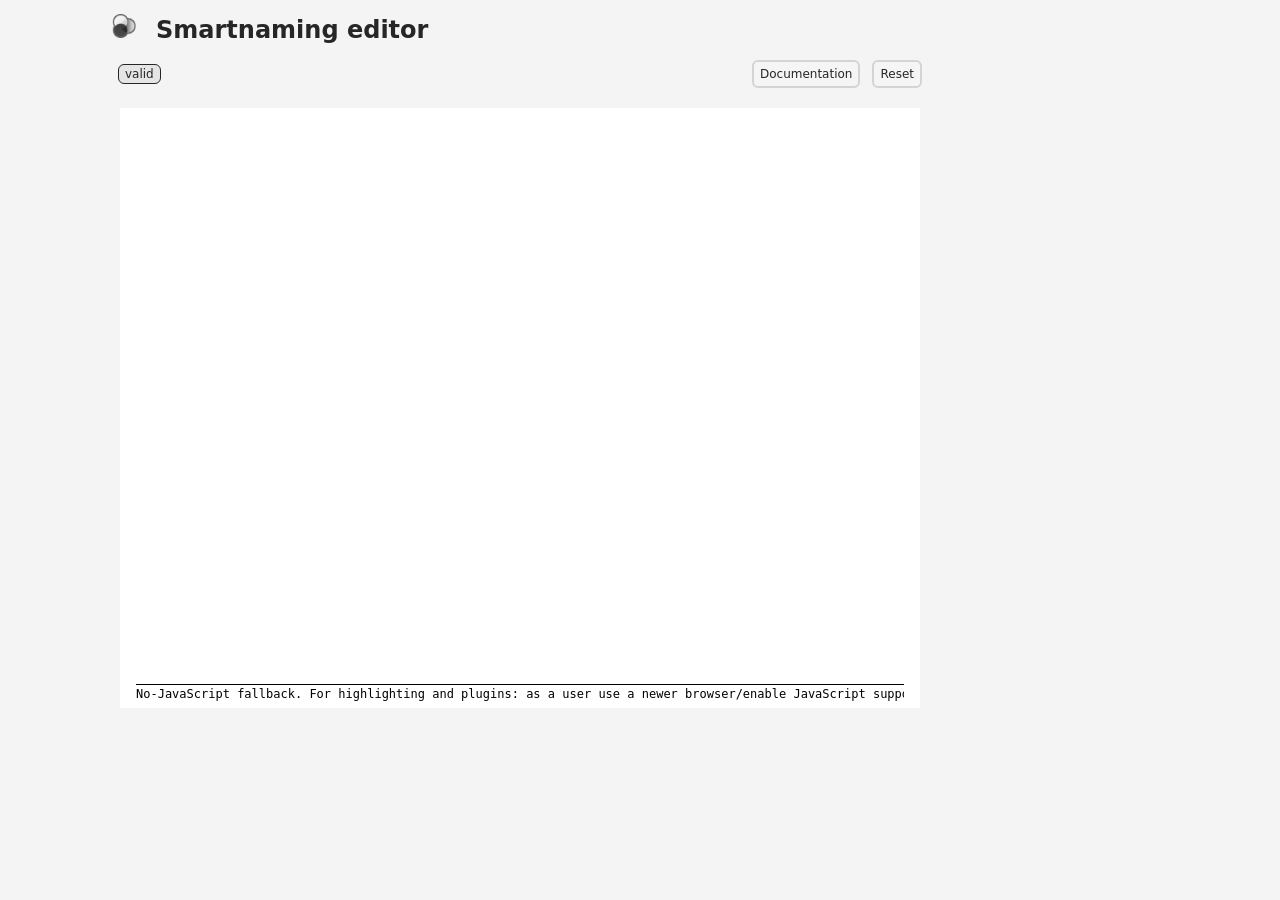
<file: content/smartnaming.html>
<!DOCTYPE html>

<html>
  <head>
    <meta charset="utf-8"/>
    <style>

    /* Code-Input Compatibility */
/* By WebCoder49 */
/* First Published on CSS-Tricks.com */


code-input {
  /* Allow other elements to be inside */
  display: block;
  overflow-y: auto;
  overflow-x: auto;
  position: relative;
  top: 0;
  left: 0;

  color: black;
  background-color: white;

  /* Normal inline styles */
  margin: 8px;
  --padding: 16px;
  height: 250px;
  font-size: inherit;
  font-family: monospace;
  line-height: 1.5; /* Inherited to child elements */
  tab-size: 2;
  caret-color: darkgrey;
  white-space: pre;
  padding: 0!important; /* Use --padding to set the code-input element's padding */
  display: grid;
  grid-template-columns: 100%;
  grid-template-rows: 100%;
}


code-input:not(.code-input_loaded) {
  padding: var(--padding, 16px)!important;
}

code-input textarea, code-input:not(.code-input_pre-element-styled) pre code, code-input.code-input_pre-element-styled pre {
  /* Both elements need the same text and space styling so they are directly on top of each other */
  margin: 0px!important;
  padding: var(--padding, 16px)!important;
  border: 0;
  min-width: calc(100% - var(--padding, 16px) * 2);
  min-height: calc(100% - var(--padding, 16px) * 2);
  box-sizing: content-box; /* Make height, width work consistently no matter the box-sizing of ancestors; dialogs can be styled as wanted so are excluded. */
  overflow: hidden;
  resize: none;
  grid-row: 1;
  grid-column: 1;
  display: block;
}

code-input:not(.code-input_pre-element-styled) pre code, code-input.code-input_pre-element-styled pre {
  height: max-content;
  width: max-content;
}

code-input:not(.code-input_pre-element-styled) pre, code-input.code-input_pre-element-styled pre code {
  /* Remove all margin and padding from others */
  margin: 0px!important;
  padding: 0px!important;
}

code-input textarea, code-input pre, code-input pre * {
  /* Also add text styles to highlighing tokens */
  font-size: inherit!important;
  font-family: inherit!important;
  line-height: inherit!important;
  tab-size: inherit!important;
  text-align: inherit!important;
}

/* Make changing the text direction propogate */
code-input textarea[dir=auto] + pre {
  unicode-bidi: plaintext;
}

code-input textarea[dir=ltr] + pre {
  direction: ltr;
}

code-input textarea[dir=rtl] + pre {
  direction: rtl;
}


code-input textarea, code-input pre {
  /* In the same place */
  grid-column: 1;
  grid-row: 1;
}

/* Move the textarea in front of the result */

code-input textarea:not([code-input-fallback]) {
  z-index: 1;
}
code-input pre {
  z-index: 0;
}

/* Make textarea almost completely transparent, except for caret and placeholder */

code-input textarea:not([code-input-fallback]) {
  color: transparent;
  background: transparent;
  caret-color: inherit!important; /* Or choose your favourite color */
}
code-input textarea::placeholder {
  color: lightgrey;
}

/* Can be scrolled */
code-input textarea, code-input pre {
  white-space: inherit;
  word-spacing: normal;
  word-break: normal;
  word-wrap: normal;
}

/* No resize on textarea; transfer outline on focus to code-input element */
code-input textarea {
  resize: none;
  outline: none!important;
}
code-input:has(textarea:focus):not(.code-input_mouse-focused) {
  outline: 2px solid currentColor;
}

/* Before registering give a hint about how to register. */
code-input:not(.code-input_registered) {
  overflow: hidden;
  display: block;
  box-sizing: border-box; /* Include padding in width/height */
}

code-input:not(.code-input_registered)::after {
  /* Display message to register */
  content: "No-JavaScript fallback. For highlighting and plugins: as a user use a newer browser/enable JavaScript support; as a developer use codeInput.registerTemplate.";
  display: block;
  position: absolute;
  bottom: 0;
  left: var(--padding, 16px);
  width: calc(100% - 2 * var(--padding, 16px));
  overflow-x: auto;

  border-top: 1px solid currentColor;
  outline-top: 0;
  background-color: inherit;
  color: inherit;

  margin: 0;
  padding: 0;
  height: 2em;
}

code-input:not(.code-input_registered) textarea {
  /* Don't overlap with message */
  min-height: calc(100% - var(--padding, 16px) * 2 - 2em);
}

code-input:not(.code-input_loaded) pre, code-input:not(.code-input_loaded) textarea:not([code-input-fallback]) {
  opacity: 0;
}

/* Contains dialog boxes that might appear as the result of a plugin.
Sticks to the top of the code-input element */

code-input .code-input_dialog-container {
  z-index: 2;
  
  position: sticky;
  grid-row: 1;
  grid-column: 1;
  
  top: 0;
  left: 0;

  margin: 0;
  padding: 0;
  height: 0;
  width: 100%;

  /* Dialog boxes' text is based on text-direction */
  text-align: inherit;
}
code-input.code-input_pre-element-styled .code-input_dialog-container {
  width: calc(100% + 2 * var(--padding, 16px) - 2px);
}

[dir=rtl] code-input .code-input_dialog-container, code-input[dir=rtl] .code-input_dialog-container {
  left: unset;
  right: 0;
}

/* Instructions specific to keyboard navigation set by plugins that override Tab functionality. */
code-input .code-input_dialog-container .code-input_keyboard-navigation-instructions {
  top: 0;
  left: 0;

  display: block;
  position: absolute;
  background-color: black;
  color: white;
  padding: 2px;
  padding-left: 10px;
  margin: 0;
  text-wrap: balance;
  overflow: hidden;
  text-overflow: ellipsis;
  width: calc(100% - 12px);
  max-height: 3em;
}
code-input:has(pre[dir=rtl]) .code-input_dialog-container .code-input_keyboard-navigation-instructions {
  left: unset;
  right: 0;
}

code-input:not(:has(textarea:not([code-input-fallback]):focus)) .code-input_dialog-container .code-input_keyboard-navigation-instructions,
code-input.code-input_mouse-focused .code-input_dialog-container .code-input_keyboard-navigation-instructions,
code-input .code-input_dialog-container .code-input_keyboard-navigation-instructions:empty {
  /* When not keyboard-focused / no instructions don't show instructions */
  display: none;
}

/* Things with padding when instructions are present */
code-input:not(:has(.code-input_keyboard-navigation-instructions:empty)):has(textarea:not([code-input-fallback]):focus):not(.code-input_mouse-focused) textarea,
code-input:not(:has(.code-input_keyboard-navigation-instructions:empty)):has(textarea:not([code-input-fallback]):focus):not(.code-input_mouse-focused):not(.code-input_pre-element-styled) pre code,
code-input:not(:has(.code-input_keyboard-navigation-instructions:empty)):has(textarea:not([code-input-fallback]):focus):not(.code-input_mouse-focused).code-input_pre-element-styled pre {
  padding-top: calc(var(--padding, 16px) + 3em)!important;
}
code-input:not(:has(.code-input_keyboard-navigation-instructions:empty)):has(textarea:not([code-input-fallback]):focus):not(.code-input_mouse-focused) textarea, code-input:not(:has(.code-input_keyboard-navigation-instructions:empty)):has(textarea:not([code-input-fallback]):focus):not(.code-input_mouse-focused):not(.code-input_pre-element-styled) pre code, code-input:not(:has(.code-input_keyboard-navigation-instructions:empty)):has(textarea:not([code-input-fallback]):focus):not(.code-input_mouse-focused).code-input_pre-element-styled pre {
  min-height: calc(100% - var(--padding, 16px) * 2 - 3em);
}

/* No JavaScript fallback - styles to override all previous */

code-input textarea[code-input-fallback] {
  overflow: auto;
  background-color: inherit;
  color: inherit;
  height: max-content;
}
    pre code.hljs {
  display: block;
  overflow-x: auto;
  padding: 1em
}
code.hljs {
  padding: 3px 5px
}
/*!
  Theme: GitHub Dark
  Description: Dark theme as seen on github.com
  Author: github.com
  Maintainer: @Hirse
  Updated: 2021-05-15

  Outdated base version: https://github.com/primer/github-syntax-dark
  Current colors taken from GitHub's CSS
*/
.hljs {
  color: #c9d1d9;
  background: #0d1117
}
.hljs-doctag,
.hljs-keyword,
.hljs-meta .hljs-keyword,
.hljs-template-tag,
.hljs-template-variable,
.hljs-type,
.hljs-variable.language_ {
  /* prettylights-syntax-keyword */
  color: #ff7b72
}
.hljs-title,
.hljs-title.class_,
.hljs-title.class_.inherited__,
.hljs-title.function_ {
  /* prettylights-syntax-entity */
  color: #d2a8ff
}
.hljs-attr,
.hljs-attribute,
.hljs-literal,
.hljs-meta,
.hljs-number,
.hljs-operator,
.hljs-variable,
.hljs-selector-attr,
.hljs-selector-class,
.hljs-selector-id {
  /* prettylights-syntax-constant */
  color: #79c0ff
}
.hljs-regexp,
.hljs-string,
.hljs-meta .hljs-string {
  /* prettylights-syntax-string */
  color: #a5d6ff
}
.hljs-built_in,
.hljs-symbol {
  /* prettylights-syntax-variable */
  color: #ffa657
}
.hljs-comment,
.hljs-code,
.hljs-formula {
  /* prettylights-syntax-comment */
  color: #8b949e
}
.hljs-name,
.hljs-quote,
.hljs-selector-tag,
.hljs-selector-pseudo {
  /* prettylights-syntax-entity-tag */
  color: #7ee787
}
.hljs-subst {
  /* prettylights-syntax-storage-modifier-import */
  color: #c9d1d9
}
.hljs-section {
  /* prettylights-syntax-markup-heading */
  color: #1f6feb;
  font-weight: bold
}
.hljs-bullet {
  /* prettylights-syntax-markup-list */
  color: #f2cc60
}
.hljs-emphasis {
  /* prettylights-syntax-markup-italic */
  color: #c9d1d9;
  font-style: italic
}
.hljs-strong {
  /* prettylights-syntax-markup-bold */
  color: #c9d1d9;
  font-weight: bold
}
.hljs-addition {
  /* prettylights-syntax-markup-inserted */
  color: #aff5b4;
  background-color: #033a16
}
.hljs-deletion {
  /* prettylights-syntax-markup-deleted */
  color: #ffdcd7;
  background-color: #67060c
}
.hljs-char.escape_,
.hljs-link,
.hljs-params,
.hljs-property,
.hljs-punctuation,
.hljs-tag {
  /* purposely ignored */
  
}    :root[theme="system"] {
  color-scheme: light dark;
}

:root[theme="dark"] {
  color-scheme: dark;
}

:root[theme="light"] {
  color-scheme: light;
}

body {
  scrollbar-color: light-dark(var(--neutral-700) var(--neutral-50), var(--neutral-900) var(--neutral-300));
  color: light-dark(var(--neutral-800), var(--neutral-300));
  background-color: light-dark(hsl(240 4.8% 95.9%), hsl(240 5.7% 18.2%));
  --theme-selection: light-dark(var(--blue-200), var(--blue-800));
  --theme-outline-focus: light-dark(var(--neutral-200), var(--neutral-800));
  --theme-control-bg: light-dark(var(--neutral-100), var(--neutral-800));
  --theme-control-bg-hover: light-dark(var(--neutral-50), var(--neutral-700));
  --theme-control-border: light-dark(var(--neutral-300), var(--neutral-700));
  --theme-control-border-focus: light-dark(var(--neutral-800), var(--neutral-200));
  --theme-colored-fg: light-dark(var(--neutral-100), var(--neutral-900));
  --theme-dismiss: light-dark(var(--neutral-500), var(--neutral-500));
  --theme-dismiss-hover: light-dark(var(--neutral-600), var(--neutral-400));
  --theme-box-bg: light-dark(var(--neutral-50), hsl(240, 5.9%, 11%));
  --theme-box-border: light-dark(hsl(240 5.9% 90%), hsl(240 4.6% 22%));
  --theme-box-shadow: light-dark(hsl(240 3.8% 46.1% / 12%), rgb(0 0 0 / 24%));
  --theme-progressbar-border: light-dark(var(--sky-500), var(--sky-900));
  --theme-progressbar-bg: light-dark(var(--sky-300), var(--sky-600));
  --theme-progressbar-fg: light-dark(var(--neutral-700), var(--neutral-300));
}
    *, *::before, *::after {
  box-sizing: border-box;
}

* {
  margin: 0;
}

body {
  line-height: 1.5;
  text-size-adjust: none;
  font-size: 1rem;
  -moz-text-size-adjust: none;
  -webkit-text-size-adjust: none;
  -webkit-font-smoothing: antialiased;
  font-family: system-ui, sans-serif;
}

img, picture, video, canvas, svg {
  display: block;
  max-width: 100%;
}

input, button, textarea, select {
  font: inherit;
}

p, h1, h2, h3, h4, h5, h6 {
  overflow-wrap: break-word;
}

a {
  text-decoration-skip-ink: auto;
  color: currentColor;
}

body {
  margin: 0;
  display: flex;
  height: 100vh;
}

box, hbox, vbox, spacer, stack {
  flex-shrink: 0;
  display: flex;
  /*
    These are necessary really.
    Otherwise set to min-*: auto, messing up flex logic.
  */
  min-height: 0;
  min-width: 0;
}

hbox {
  flex-flow: row;
  text-overflow: ellipsis;
}

wrappable-text {
  display: inline-flex;
  flex-wrap: wrap;
}

vbox {
  flex-flow: column;
  /* Not sure why I had that at some point… */
  /* width: 100%; */
}

stack {
  position: relative;
  overflow: hidden;
}

stack > * {
  position: absolute;
  top: 0;
  bottom: 0;
  left: 0;
  right: 0;
}

[wrap] { flex-wrap: wrap }
[stretch] { align-self: stretch }
[hidden="true"] { display: none!important; }

[flex] { display: flex }
[flex="1"] { flex-grow: 1 }
[flex="2"] { flex-grow: 2 }
[flex="3"] { flex-grow: 3 }
[flex="4"] { flex-grow: 4 }
[flex="5"] { flex-grow: 5 }
[flex="6"] { flex-grow: 6 }
[flex="7"] { flex-grow: 7 }
[flex="8"] { flex-grow: 8 }
[flex="9"] { flex-grow: 9 }

/* We don't use the align=… attribute. Browser engines map that into a text-align=center!!! */
[xalign="start"] { align-items: flex-start }
[xalign="center"] { align-items: center }
[xalign="end"] { align-items: flex-end }
[xalign="baseline"] { align-items: flex-baseline }
[xalign="stretch"] { align-items: stretch }

[pack="start"] { justify-content: flex-start }
[pack="center"] { justify-content: center }
[pack="end"] { justify-content: flex-end }

/* DEBUG */

[debug] hbox,
[debug] vbox,
[debug] box,
[debug] spacer {
  margin: 8px;
  padding: 8px;
  outline: 1px dashed black;
  position: relative;
}

/* [debug] hbox { background: green; } */
/* [debug] vbox { background: blue; } */
/* [debug] spacer { background: yellow; } */
/* [debug] box { background: orange; } */

[debug] hbox:before,
[debug] vbox:before,
[debug] box:before {
  position: absolute;
  font-size: 6px;
  top: 0; left: 0;
  display: block;
  content: attr(id);
}

/* From https://github.com/shadcn-ui/ui/issues/669 */

/* Palette: https://tailwindcss.com/docs/customizing-colors */

:root {
  /* Slate */
  --slate-50: hsl(210 40% 98%);
  --slate-100: hsl(210 40% 96.1%);
  --slate-200: hsl(214.3 31.8% 91.4%);
  --slate-300: hsl(212.7 26.8% 83.9%);
  --slate-400: hsl(215 20.2% 65.1%);
  --slate-500: hsl(215.4 16.3% 46.9%);
  --slate-600: hsl(215.3 19.3% 34.5%);
  --slate-700: hsl(215.3 25% 26.7%);
  --slate-800: hsl(217.2 32.6% 17.5%);
  --slate-900: hsl(222.2 47.4% 11.2%);
  --slate-950: hsl(228.6 84% 4.9%);

  /* Gray */
  --gray-50: hsl(210 20% 98%);
  --gray-100: hsl(220 14.3% 95.9%);
  --gray-200: hsl(220 13% 91%);
  --gray-300: hsl(216 12.2% 83.9%);
  --gray-400: hsl(217.9 10.6% 64.9%);
  --gray-500: hsl(220 8.9% 46.1%);
  --gray-600: hsl(215 13.8% 34.1%);
  --gray-700: hsl(216.9 19.1% 26.7%);
  --gray-800: hsl(215 27.9% 16.9%);
  --gray-900: hsl(220.9 39.3% 11%);
  --gray-950: hsl(224 71.4% 4.1%);

  /* Zinc */
  --zinc-50: hsl(0 0% 98%);
  --zinc-100: hsl(240 4.8% 95.9%);
  --zinc-200: hsl(240 5.9% 90%);
  --zinc-300: hsl(240 4.9% 83.9%);
  --zinc-400: hsl(240 5% 64.9%);
  --zinc-500: hsl(240 3.8% 46.1%);
  --zinc-600: hsl(240 5.2% 33.9%);
  --zinc-700: hsl(240 5.3% 26.1%);
  --zinc-800: hsl(240 3.7% 15.9%);
  --zinc-900: hsl(240 5.9% 10%);
  --zinc-950: hsl(240 10% 3.9%);

  /* Neutral */
  --neutral-50: hsl(0 0% 98%);
  --neutral-100: hsl(0 0% 96.1%);
  --neutral-200: hsl(0 0% 89.8%);
  --neutral-300: hsl(0 0% 83.1%);
  --neutral-400: hsl(0 0% 63.9%);
  --neutral-500: hsl(0 0% 45.1%);
  --neutral-600: hsl(0 0% 32.2%);
  --neutral-700: hsl(0 0% 25.1%);
  --neutral-800: hsl(0 0% 14.9%);
  --neutral-900: hsl(0 0% 9%);
  --neutral-950: hsl(0 0% 3.9%);

  /* Stone */
  --stone-50: hsl(60 9.1% 97.8%);
  --stone-100: hsl(60 4.8% 95.9%);
  --stone-200: hsl(20 5.9% 90%);
  --stone-300: hsl(24 5.7% 82.9%);
  --stone-400: hsl(24 5.4% 63.9%);
  --stone-500: hsl(25 5.3% 44.7%);
  --stone-600: hsl(33.3 5.5% 32.4%);
  --stone-700: hsl(30 6.3% 25.1%);
  --stone-800: hsl(12 6.5% 15.1%);
  --stone-900: hsl(24 9.8% 10%);
  --stone-950: hsl(20 14.3% 4.1%);

  /* Red */
  --red-50: hsl(0 85.7% 97.3%);
  --red-100: hsl(0 93.3% 94.1%);
  --red-200: hsl(0 96.3% 89.4%);
  --red-300: hsl(0 93.5% 81.8%);
  --red-400: hsl(0 90.6% 70.8%);
  --red-500: hsl(0 84.2% 60.2%);
  --red-600: hsl(0 72.2% 50.6%);
  --red-700: hsl(0 73.7% 41.8%);
  --red-800: hsl(0 70% 35.3%);
  --red-900: hsl(0 62.8% 30.6%);
  --red-950: hsl(0 74.7% 15.5%);

  /* Orange */
  --orange-50: hsl(33.3 100% 96.5%);
  --orange-100: hsl(34.3 100% 91.8%);
  --orange-200: hsl(32.1 97.7% 83.1%);
  --orange-300: hsl(30.7 97.2% 72.4%);
  --orange-400: hsl(27 96% 61%);
  --orange-500: hsl(24.6 95% 53.1%);
  --orange-600: hsl(20.5 90.2% 48.2%);
  --orange-700: hsl(17.5 88.3% 40.4%);
  --orange-800: hsl(15 79.1% 33.7%);
  --orange-900: hsl(15.3 74.6% 27.8%);
  --orange-950: hsl(13 81.1% 14.5%);

  /* Amber */
  --amber-50: hsl(48 100% 96.1%);
  --amber-100: hsl(48 96.5% 88.8%);
  --amber-200: hsl(48 96.6% 76.7%);
  --amber-300: hsl(45.9 96.7% 64.5%);
  --amber-400: hsl(43.3 96.4% 56.3%);
  --amber-500: hsl(37.7 92.1% 50.2%);
  --amber-600: hsl(32.1 94.6% 43.7%);
  --amber-700: hsl(26 90.5% 37.1%);
  --amber-800: hsl(22.7 82.5% 31.4%);
  --amber-900: hsl(21.7 77.8% 26.5%);
  --amber-950: hsl(20.9 91.7% 14.1%);

  /* Yellow */
  --yellow-50: hsl(54.5 91.7% 95.3%);
  --yellow-100: hsl(54.9 96.7% 88%);
  --yellow-200: hsl(52.8 98.3% 76.9%);
  --yellow-300: hsl(50.4 97.8% 63.5%);
  --yellow-400: hsl(47.9 95.8% 53.1%);
  --yellow-500: hsl(45.4 93.4% 47.5%);
  --yellow-600: hsl(40.6 96.1% 40.4%);
  --yellow-700: hsl(35.5 91.7% 32.9%);
  --yellow-800: hsl(31.8 81% 28.8%);
  --yellow-900: hsl(28.4 72.5% 25.7%);
  --yellow-950: hsl(26 83.3% 14.1%);

  /* Lime */
  --lime-50: hsl(78.3 92% 95.1%);
  --lime-100: hsl(79.6 89.1% 89.2%);
  --lime-200: hsl(80.9 88.5% 79.6%);
  --lime-300: hsl(82 84.5% 67.1%);
  --lime-400: hsl(82.7 78% 55.5%);
  --lime-500: hsl(83.7 80.5% 44.3%);
  --lime-600: hsl(84.8 85.2% 34.5%);
  --lime-700: hsl(85.9 78.4% 27.3%);
  --lime-800: hsl(86.3 69% 22.7%);
  --lime-900: hsl(87.6 61.2% 20.2%);
  --lime-950: hsl(89.3 80.4% 10%);

  /* Green */
  --green-50: hsl(138.5 76.5% 96.7%);
  --green-100: hsl(140.6 84.2% 92.5%);
  --green-200: hsl(141 78.9% 85.1%);
  --green-300: hsl(141.7 76.6% 73.1%);
  --green-400: hsl(141.9 69.2% 58%);
  --green-500: hsl(142.1 70.6% 45.3%);
  --green-600: hsl(142.1 76.2% 36.3%);
  --green-700: hsl(142.4 71.8% 29.2%);
  --green-800: hsl(142.8 64.2% 24.1%);
  --green-900: hsl(143.8 61.2% 20.2%);
  --green-950: hsl(144.9 80.4% 10%);

  /* Emerald */
  --emerald-50: hsl(151.8 81% 95.9%);
  --emerald-100: hsl(149.3 80.4% 90%);
  --emerald-200: hsl(152.4 76% 80.4%);
  --emerald-300: hsl(156.2 71.6% 66.9%);
  --emerald-400: hsl(158.1 64.4% 51.6%);
  --emerald-500: hsl(160.1 84.1% 39.4%);
  --emerald-600: hsl(161.4 93.5% 30.4%);
  --emerald-700: hsl(162.9 93.5% 24.3%);
  --emerald-800: hsl(163.1 88.1% 19.8%);
  --emerald-900: hsl(164.2 85.7% 16.5%);
  --emerald-950: hsl(165.7 91.3% 9%);

  /* Teal */
  --teal-50: hsl(166.2 76.5% 96.7%);
  --teal-100: hsl(167.2 85.5% 89.2%);
  --teal-200: hsl(168.4 83.8% 78.2%);
  --teal-300: hsl(170.6 76.9% 64.3%);
  --teal-400: hsl(172.5 66% 50.4%);
  --teal-500: hsl(173.4 80.4% 40%);
  --teal-600: hsl(174.7 83.9% 31.6%);
  --teal-700: hsl(175.3 77.4% 26.1%);
  --teal-800: hsl(176.1 69.4% 21.8%);
  --teal-900: hsl(175.9 60.8% 19%);
  --teal-950: hsl(178.6 84.3% 10%);

  /* Cyan */
  --cyan-50: hsl(183.2 100% 96.3%);
  --cyan-100: hsl(185.1 95.9% 90.4%);
  --cyan-200: hsl(186.2 93.5% 81.8%);
  --cyan-300: hsl(187 92.4% 69%);
  --cyan-400: hsl(187.9 85.7% 53.3%);
  --cyan-500: hsl(188.7 94.5% 42.7%);
  --cyan-600: hsl(191.6 91.4% 36.5%);
  --cyan-700: hsl(192.9 82.3% 31%);
  --cyan-800: hsl(194.4 69.6% 27.1%);
  --cyan-900: hsl(196.4 63.6% 23.7%);
  --cyan-950: hsl(197 78.9% 14.9%);

  /* Sky */
  --sky-50: hsl(204 100% 97.1%);
  --sky-100: hsl(204 93.8% 93.7%);
  --sky-200: hsl(200.6 94.4% 86.1%);
  --sky-300: hsl(199.4 95.5% 73.9%);
  --sky-400: hsl(198.4 93.2% 59.6%);
  --sky-500: hsl(198.6 88.7% 48.4%);
  --sky-600: hsl(200.4 98% 39.4%);
  --sky-700: hsl(201.3 96.3% 32.2%);
  --sky-800: hsl(201 90% 27.5%);
  --sky-900: hsl(202 80.3% 23.9%);
  --sky-950: hsl(204 80.2% 15.9%);

  /* Blue */
  --blue-50: hsl(213.8 100% 96.9%);
  --blue-100: hsl(214.3 94.6% 92.7%);
  --blue-200: hsl(213.3 96.9% 87.3%);
  --blue-300: hsl(211.7 96.4% 78.4%);
  --blue-400: hsl(213.1 93.9% 67.8%);
  --blue-500: hsl(217.2 91.2% 59.8%);
  --blue-600: hsl(221.2 83.2% 53.3%);
  --blue-700: hsl(224.3 76.3% 48%);
  --blue-800: hsl(225.9 70.7% 40.2%);
  --blue-900: hsl(224.4 64.3% 32.9%);
  --blue-950: hsl(226.2 57% 21%);

  /* Indigo */
  --indigo-50: hsl(225.9 100% 96.7%);
  --indigo-100: hsl(226.5 100% 93.9%);
  --indigo-200: hsl(228 96.5% 88.8%);
  --indigo-300: hsl(229.7 93.5% 81.8%);
  --indigo-400: hsl(234.5 89.5% 73.9%);
  --indigo-500: hsl(238.7 83.5% 66.7%);
  --indigo-600: hsl(243.4 75.4% 58.6%);
  --indigo-700: hsl(244.5 57.9% 50.6%);
  --indigo-800: hsl(243.7 54.5% 41.4%);
  --indigo-900: hsl(242.2 47.4% 34.3%);
  --indigo-950: hsl(243.8 47.1% 20%);

  /* Violet */
  --violet-50: hsl(250 100% 97.6%);
  --violet-100: hsl(251.4 91.3% 95.5%);
  --violet-200: hsl(250.5 95.2% 91.8%);
  --violet-300: hsl(252.5 94.7% 85.1%);
  --violet-400: hsl(255.1 91.7% 76.3%);
  --violet-500: hsl(258.3 89.5% 66.3%);
  --violet-600: hsl(262.1 83.3% 57.8%);
  --violet-700: hsl(263.4 70% 50.4%);
  --violet-800: hsl(263.4 69.3% 42.2%);
  --violet-900: hsl(263.5 67.4% 34.9%);
  --violet-950: hsl(261.2 72.6% 22.9%);

  /* Purple */
  --purple-50: hsl(270 100% 98%);
  --purple-100: hsl(268.7 100% 95.5%);
  --purple-200: hsl(268.6 100% 91.8%);
  --purple-300: hsl(269.2 97.4% 85.1%);
  --purple-400: hsl(270 95.2% 75.3%);
  --purple-500: hsl(270.7 91% 65.1%);
  --purple-600: hsl(271.5 81.3% 55.9%);
  --purple-700: hsl(272.1 71.7% 47.1%);
  --purple-800: hsl(272.9 67.2% 39.4%);
  --purple-900: hsl(273.6 65.6% 32%);
  --purple-950: hsl(273.5 86.9% 21%);

  /* Fuchsia */
  --fuchsia-50: hsl(289.1 100% 97.8%);
  --fuchsia-100: hsl(287 100% 95.5%);
  --fuchsia-200: hsl(288.3 95.8% 90.6%);
  --fuchsia-300: hsl(291.1 93.1% 82.9%);
  --fuchsia-400: hsl(292 91.4% 72.5%);
  --fuchsia-500: hsl(292.2 84.1% 60.6%);
  --fuchsia-600: hsl(293.4 69.5% 48.8%);
  --fuchsia-700: hsl(294.7 72.4% 39.8%);
  --fuchsia-800: hsl(295.4 70.2% 32.9%);
  --fuchsia-900: hsl(296.7 63.6% 28%);
  --fuchsia-950: hsl(296.8 90.2% 16.1%);

  /* Pink */
  --pink-50: hsl(327.3 73.3% 97.1%);
  --pink-100: hsl(325.7 77.8% 94.7%);
  --pink-200: hsl(325.9 84.6% 89.8%);
  --pink-300: hsl(327.4 87.1% 81.8%);
  --pink-400: hsl(328.6 85.5% 70.2%);
  --pink-500: hsl(330.4 81.2% 60.4%);
  --pink-600: hsl(333.3 71.4% 50.6%);
  --pink-700: hsl(335.1 77.6% 42%);
  --pink-800: hsl(335.8 74.4% 35.3%);
  --pink-900: hsl(335.9 69% 30.4%);
  --pink-950: hsl(336.2 83.9% 17.1%);

  /* Rose */
  --rose-50: hsl(355.7 100% 97.3%);
  --rose-100: hsl(355.6 100% 94.7%);
  --rose-200: hsl(352.7 96.1% 90%);
  --rose-300: hsl(352.6 95.7% 81.8%);
  --rose-400: hsl(351.3 94.5% 71.4%);
  --rose-500: hsl(349.7 89.2% 60.2%);
  --rose-600: hsl(346.8 77.2% 49.8%);
  --rose-700: hsl(345.3 82.7% 40.8%);
  --rose-800: hsl(343.4 79.7% 34.7%);
  --rose-900: hsl(341.5 75.5% 30.4%);
  --rose-950: hsl(343.1 87.7% 15.9%);
}



:root {
  --hardware-pixel: 1px;
}

@media (min-resolution: 2dppx) {
  :root {
    --hardware-pixel: 0.5px;
  }
}

@media (min-resolution: 3dppx) {
  :root {
    --hardware-pixel: 0.33333px;
  }
}

@media (min-resolution: 4dppx) {
  :root {
    --hardware-pixel: 0.25px;
  }
}

:root {
  font-size: 12px;
  --spacing-small: 3px;
  --spacing-medium: 6px;
  --spacing-large: 12px;
  --spacing-x-large: 22px;
}

select {
  padding-left: 0;
  padding-right: 0;
}

com-native-menu, button, select {
  user-select: none;
  white-space: nowrap;
  padding: var(--spacing-small) var(--spacing-medium);
  border-radius: var(--spacing-medium);
  border-width: calc(2 * var(--hardware-pixel));
  border-style: solid;
  cursor: pointer;
  border-color: var(--theme-control-border);
  background-color: var(--theme-control-bg);
  color: inherit;
}

com-native-menu {
  /* for specificity */
  /* No padding for this as we have a transparent
  control below that needs to be clickable
  even on the padding */
  padding: 0;
}

com-native-menu:hover,
select:hover,
button:hover {
  background-color: var(--theme-control-bg-hover);
}

com-native-menu[disabled], select[disabled], button[disabled] {
  opacity: 0.3;
  pointer-events: none;
}

button:active {
  transform: translateY(1px);
}

button:has(> svg) {
  display: flex;
  align-items: center;
  gap: var(--spacing-medium);
}

button:has(> svg) > * {
  display: flex;
}

com-native-menu:focus-within,
button:focus-visible,
select:focus-visible {
  background-color: var(--theme-control-bg-hover);
  outline-style: solid;
  outline-width: calc(3 * var(--hardware-pixel));
  outline-color: var(--theme-control-border-focus);
  z-index: 1;
}

/* Doesn't look good on Firefox - let's put it on the <p> */
  [contenteditable].firefox:focus-visible {
    outline-style: none;
  }

  p:has([contenteditable].firefox:focus-visible) {
    outline-style: auto;
  }
/* -- */

[tooltip] {
  position: relative;
}

[tooltip]:not(:hover)::after {
  opacity: 0;
  transition-property: opacity;
  transition-duration: 0s;
  transition-delay: 0s;
}

[tooltip]:hover::after {
  transition-delay: 500ms;
}

[tooltip]::after {
  z-index: 4;
  left: 50%;
  bottom: -3px;
  transform: translateX(-50%) translateY(100%);

  content: attr(tooltip);
  position: absolute;
  text-align: center;
  padding: var(--spacing-small) var(--spacing-medium);
  min-width: 80px;
  width: max-content;
  max-width: 120px;
  max-height: 120px;
  overflow: hidden;
  text-wrap: auto;
  border-radius: var(--spacing-medium);
  pointer-events: none;

  opacity: 0.8;

  background-color: light-dark(var(--neutral-950), var(--neutral-50));
  color: light-dark(var(--neutral-50), var(--neutral-950));
}

[tooltip].tooltip-prevent-right-edge::after {
  right: 0%;
  left: unset;
  transform: translateY(100%);
}

[tooltip].tooltip-prevent-bottom-edge::after {
  transform: translateX(-50%) translateY(-100%);
  top: -3px;
  bottom: unset;
}

[tooltip].tooltip-prevent-left-and-bottom-edge::after {
  right: unset;
  left: 0%;
  transform: translateY(-100%);
  top: -3px;
  bottom: unset;
}

[tooltip].tooltip-prevent-right-and-bottom-edge::after {
  right: 0%;
  left: unset;
  transform: translateY(-100%);
  top: -3px;
  bottom: unset;
}

    #main {
      padding: var(--spacing-large);
      margin-left: 100px;
    }

    #code {
      width: 800px;
      height: 600px;
    }

    #status {
      border: 1px solid currentColor;
      border-radius: var(--spacing-medium);
      padding: 0 var(--spacing-medium);
      color: var(--neutral-800);
      background-color: var(--neutral-200);
    }

    #status.valid {
      color: var(--green-800);
      background-color: var(--green-200);
    }

    #status.error {
      color: var(--red-800);
      background-color: var(--red-200);
    }

    #toolbar {
      gap: var(--spacing-large);
      margin: var(--spacing-large) 0;
      padding: 0 var(--spacing-medium);
    }

    #icon {
      margin: var(--spacing-large);
    }

    h1 > img {
      width: 24px;
      height: 24px;
      display: inline;
      margin-right: 20px;
    }

    </style>
  </head>

  <body>

    <vbox id="main">
      <h1><img src="/bitmaps/logo-128-color.png"><span>Smartnaming editor</span></h1>
      <hbox id="toolbar" xalign="center">
        <span id="status">valid</span>
        <spacer flex="1"></spacer>
        <button id="doc">Documentation</button>
        <button id="reset">Reset</button>
      </hbox>
      <code-input id="code" language="toml" template="syntax-highlighted"></code-input>
    </vbox>

    <script type="module" src="smartnaming.js"></script>
  </body>
</html>
</file>
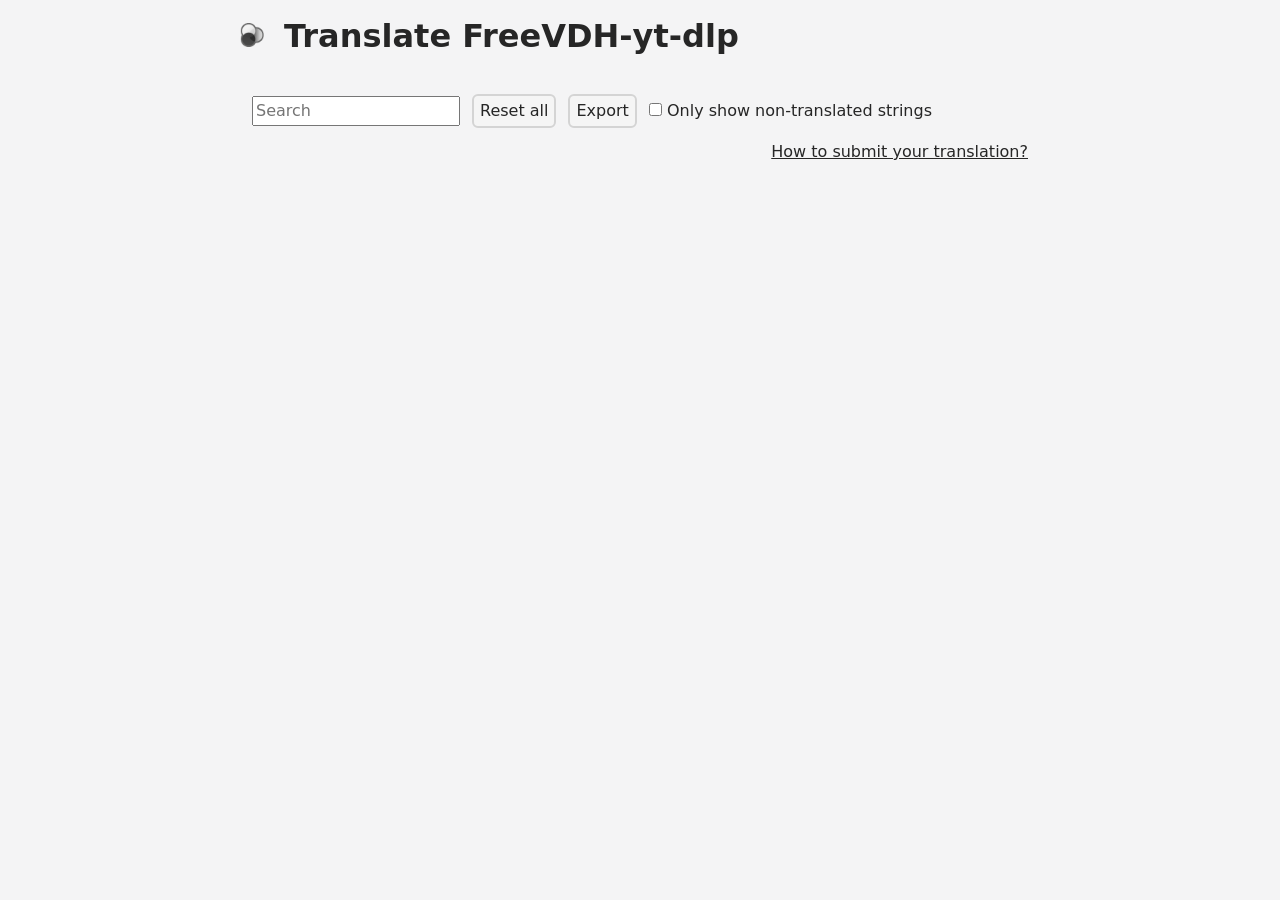
<file: content/translate.html>
<!DOCTYPE html>

<html>
  <head>
    <title>Translate</title>
    <meta charset="utf-8"/>
    <style>

    :root[theme="system"] {
  color-scheme: light dark;
}

:root[theme="dark"] {
  color-scheme: dark;
}

:root[theme="light"] {
  color-scheme: light;
}

body {
  scrollbar-color: light-dark(var(--neutral-700) var(--neutral-50), var(--neutral-900) var(--neutral-300));
  color: light-dark(var(--neutral-800), var(--neutral-300));
  background-color: light-dark(hsl(240 4.8% 95.9%), hsl(240 5.7% 18.2%));
  --theme-selection: light-dark(var(--blue-200), var(--blue-800));
  --theme-outline-focus: light-dark(var(--neutral-200), var(--neutral-800));
  --theme-control-bg: light-dark(var(--neutral-100), var(--neutral-800));
  --theme-control-bg-hover: light-dark(var(--neutral-50), var(--neutral-700));
  --theme-control-border: light-dark(var(--neutral-300), var(--neutral-700));
  --theme-control-border-focus: light-dark(var(--neutral-800), var(--neutral-200));
  --theme-colored-fg: light-dark(var(--neutral-100), var(--neutral-900));
  --theme-dismiss: light-dark(var(--neutral-500), var(--neutral-500));
  --theme-dismiss-hover: light-dark(var(--neutral-600), var(--neutral-400));
  --theme-box-bg: light-dark(var(--neutral-50), hsl(240, 5.9%, 11%));
  --theme-box-border: light-dark(hsl(240 5.9% 90%), hsl(240 4.6% 22%));
  --theme-box-shadow: light-dark(hsl(240 3.8% 46.1% / 12%), rgb(0 0 0 / 24%));
  --theme-progressbar-border: light-dark(var(--sky-500), var(--sky-900));
  --theme-progressbar-bg: light-dark(var(--sky-300), var(--sky-600));
  --theme-progressbar-fg: light-dark(var(--neutral-700), var(--neutral-300));
}
    *, *::before, *::after {
  box-sizing: border-box;
}

* {
  margin: 0;
}

body {
  line-height: 1.5;
  text-size-adjust: none;
  font-size: 1rem;
  -moz-text-size-adjust: none;
  -webkit-text-size-adjust: none;
  -webkit-font-smoothing: antialiased;
  font-family: system-ui, sans-serif;
}

img, picture, video, canvas, svg {
  display: block;
  max-width: 100%;
}

input, button, textarea, select {
  font: inherit;
}

p, h1, h2, h3, h4, h5, h6 {
  overflow-wrap: break-word;
}

a {
  text-decoration-skip-ink: auto;
  color: currentColor;
}

body {
  margin: 0;
  display: flex;
  height: 100vh;
}

box, hbox, vbox, spacer, stack {
  flex-shrink: 0;
  display: flex;
  /*
    These are necessary really.
    Otherwise set to min-*: auto, messing up flex logic.
  */
  min-height: 0;
  min-width: 0;
}

hbox {
  flex-flow: row;
  text-overflow: ellipsis;
}

wrappable-text {
  display: inline-flex;
  flex-wrap: wrap;
}

vbox {
  flex-flow: column;
  /* Not sure why I had that at some point… */
  /* width: 100%; */
}

stack {
  position: relative;
  overflow: hidden;
}

stack > * {
  position: absolute;
  top: 0;
  bottom: 0;
  left: 0;
  right: 0;
}

[wrap] { flex-wrap: wrap }
[stretch] { align-self: stretch }
[hidden="true"] { display: none!important; }

[flex] { display: flex }
[flex="1"] { flex-grow: 1 }
[flex="2"] { flex-grow: 2 }
[flex="3"] { flex-grow: 3 }
[flex="4"] { flex-grow: 4 }
[flex="5"] { flex-grow: 5 }
[flex="6"] { flex-grow: 6 }
[flex="7"] { flex-grow: 7 }
[flex="8"] { flex-grow: 8 }
[flex="9"] { flex-grow: 9 }

/* We don't use the align=… attribute. Browser engines map that into a text-align=center!!! */
[xalign="start"] { align-items: flex-start }
[xalign="center"] { align-items: center }
[xalign="end"] { align-items: flex-end }
[xalign="baseline"] { align-items: flex-baseline }
[xalign="stretch"] { align-items: stretch }

[pack="start"] { justify-content: flex-start }
[pack="center"] { justify-content: center }
[pack="end"] { justify-content: flex-end }

/* DEBUG */

[debug] hbox,
[debug] vbox,
[debug] box,
[debug] spacer {
  margin: 8px;
  padding: 8px;
  outline: 1px dashed black;
  position: relative;
}

/* [debug] hbox { background: green; } */
/* [debug] vbox { background: blue; } */
/* [debug] spacer { background: yellow; } */
/* [debug] box { background: orange; } */

[debug] hbox:before,
[debug] vbox:before,
[debug] box:before {
  position: absolute;
  font-size: 6px;
  top: 0; left: 0;
  display: block;
  content: attr(id);
}

/* From https://github.com/shadcn-ui/ui/issues/669 */

/* Palette: https://tailwindcss.com/docs/customizing-colors */

:root {
  /* Slate */
  --slate-50: hsl(210 40% 98%);
  --slate-100: hsl(210 40% 96.1%);
  --slate-200: hsl(214.3 31.8% 91.4%);
  --slate-300: hsl(212.7 26.8% 83.9%);
  --slate-400: hsl(215 20.2% 65.1%);
  --slate-500: hsl(215.4 16.3% 46.9%);
  --slate-600: hsl(215.3 19.3% 34.5%);
  --slate-700: hsl(215.3 25% 26.7%);
  --slate-800: hsl(217.2 32.6% 17.5%);
  --slate-900: hsl(222.2 47.4% 11.2%);
  --slate-950: hsl(228.6 84% 4.9%);

  /* Gray */
  --gray-50: hsl(210 20% 98%);
  --gray-100: hsl(220 14.3% 95.9%);
  --gray-200: hsl(220 13% 91%);
  --gray-300: hsl(216 12.2% 83.9%);
  --gray-400: hsl(217.9 10.6% 64.9%);
  --gray-500: hsl(220 8.9% 46.1%);
  --gray-600: hsl(215 13.8% 34.1%);
  --gray-700: hsl(216.9 19.1% 26.7%);
  --gray-800: hsl(215 27.9% 16.9%);
  --gray-900: hsl(220.9 39.3% 11%);
  --gray-950: hsl(224 71.4% 4.1%);

  /* Zinc */
  --zinc-50: hsl(0 0% 98%);
  --zinc-100: hsl(240 4.8% 95.9%);
  --zinc-200: hsl(240 5.9% 90%);
  --zinc-300: hsl(240 4.9% 83.9%);
  --zinc-400: hsl(240 5% 64.9%);
  --zinc-500: hsl(240 3.8% 46.1%);
  --zinc-600: hsl(240 5.2% 33.9%);
  --zinc-700: hsl(240 5.3% 26.1%);
  --zinc-800: hsl(240 3.7% 15.9%);
  --zinc-900: hsl(240 5.9% 10%);
  --zinc-950: hsl(240 10% 3.9%);

  /* Neutral */
  --neutral-50: hsl(0 0% 98%);
  --neutral-100: hsl(0 0% 96.1%);
  --neutral-200: hsl(0 0% 89.8%);
  --neutral-300: hsl(0 0% 83.1%);
  --neutral-400: hsl(0 0% 63.9%);
  --neutral-500: hsl(0 0% 45.1%);
  --neutral-600: hsl(0 0% 32.2%);
  --neutral-700: hsl(0 0% 25.1%);
  --neutral-800: hsl(0 0% 14.9%);
  --neutral-900: hsl(0 0% 9%);
  --neutral-950: hsl(0 0% 3.9%);

  /* Stone */
  --stone-50: hsl(60 9.1% 97.8%);
  --stone-100: hsl(60 4.8% 95.9%);
  --stone-200: hsl(20 5.9% 90%);
  --stone-300: hsl(24 5.7% 82.9%);
  --stone-400: hsl(24 5.4% 63.9%);
  --stone-500: hsl(25 5.3% 44.7%);
  --stone-600: hsl(33.3 5.5% 32.4%);
  --stone-700: hsl(30 6.3% 25.1%);
  --stone-800: hsl(12 6.5% 15.1%);
  --stone-900: hsl(24 9.8% 10%);
  --stone-950: hsl(20 14.3% 4.1%);

  /* Red */
  --red-50: hsl(0 85.7% 97.3%);
  --red-100: hsl(0 93.3% 94.1%);
  --red-200: hsl(0 96.3% 89.4%);
  --red-300: hsl(0 93.5% 81.8%);
  --red-400: hsl(0 90.6% 70.8%);
  --red-500: hsl(0 84.2% 60.2%);
  --red-600: hsl(0 72.2% 50.6%);
  --red-700: hsl(0 73.7% 41.8%);
  --red-800: hsl(0 70% 35.3%);
  --red-900: hsl(0 62.8% 30.6%);
  --red-950: hsl(0 74.7% 15.5%);

  /* Orange */
  --orange-50: hsl(33.3 100% 96.5%);
  --orange-100: hsl(34.3 100% 91.8%);
  --orange-200: hsl(32.1 97.7% 83.1%);
  --orange-300: hsl(30.7 97.2% 72.4%);
  --orange-400: hsl(27 96% 61%);
  --orange-500: hsl(24.6 95% 53.1%);
  --orange-600: hsl(20.5 90.2% 48.2%);
  --orange-700: hsl(17.5 88.3% 40.4%);
  --orange-800: hsl(15 79.1% 33.7%);
  --orange-900: hsl(15.3 74.6% 27.8%);
  --orange-950: hsl(13 81.1% 14.5%);

  /* Amber */
  --amber-50: hsl(48 100% 96.1%);
  --amber-100: hsl(48 96.5% 88.8%);
  --amber-200: hsl(48 96.6% 76.7%);
  --amber-300: hsl(45.9 96.7% 64.5%);
  --amber-400: hsl(43.3 96.4% 56.3%);
  --amber-500: hsl(37.7 92.1% 50.2%);
  --amber-600: hsl(32.1 94.6% 43.7%);
  --amber-700: hsl(26 90.5% 37.1%);
  --amber-800: hsl(22.7 82.5% 31.4%);
  --amber-900: hsl(21.7 77.8% 26.5%);
  --amber-950: hsl(20.9 91.7% 14.1%);

  /* Yellow */
  --yellow-50: hsl(54.5 91.7% 95.3%);
  --yellow-100: hsl(54.9 96.7% 88%);
  --yellow-200: hsl(52.8 98.3% 76.9%);
  --yellow-300: hsl(50.4 97.8% 63.5%);
  --yellow-400: hsl(47.9 95.8% 53.1%);
  --yellow-500: hsl(45.4 93.4% 47.5%);
  --yellow-600: hsl(40.6 96.1% 40.4%);
  --yellow-700: hsl(35.5 91.7% 32.9%);
  --yellow-800: hsl(31.8 81% 28.8%);
  --yellow-900: hsl(28.4 72.5% 25.7%);
  --yellow-950: hsl(26 83.3% 14.1%);

  /* Lime */
  --lime-50: hsl(78.3 92% 95.1%);
  --lime-100: hsl(79.6 89.1% 89.2%);
  --lime-200: hsl(80.9 88.5% 79.6%);
  --lime-300: hsl(82 84.5% 67.1%);
  --lime-400: hsl(82.7 78% 55.5%);
  --lime-500: hsl(83.7 80.5% 44.3%);
  --lime-600: hsl(84.8 85.2% 34.5%);
  --lime-700: hsl(85.9 78.4% 27.3%);
  --lime-800: hsl(86.3 69% 22.7%);
  --lime-900: hsl(87.6 61.2% 20.2%);
  --lime-950: hsl(89.3 80.4% 10%);

  /* Green */
  --green-50: hsl(138.5 76.5% 96.7%);
  --green-100: hsl(140.6 84.2% 92.5%);
  --green-200: hsl(141 78.9% 85.1%);
  --green-300: hsl(141.7 76.6% 73.1%);
  --green-400: hsl(141.9 69.2% 58%);
  --green-500: hsl(142.1 70.6% 45.3%);
  --green-600: hsl(142.1 76.2% 36.3%);
  --green-700: hsl(142.4 71.8% 29.2%);
  --green-800: hsl(142.8 64.2% 24.1%);
  --green-900: hsl(143.8 61.2% 20.2%);
  --green-950: hsl(144.9 80.4% 10%);

  /* Emerald */
  --emerald-50: hsl(151.8 81% 95.9%);
  --emerald-100: hsl(149.3 80.4% 90%);
  --emerald-200: hsl(152.4 76% 80.4%);
  --emerald-300: hsl(156.2 71.6% 66.9%);
  --emerald-400: hsl(158.1 64.4% 51.6%);
  --emerald-500: hsl(160.1 84.1% 39.4%);
  --emerald-600: hsl(161.4 93.5% 30.4%);
  --emerald-700: hsl(162.9 93.5% 24.3%);
  --emerald-800: hsl(163.1 88.1% 19.8%);
  --emerald-900: hsl(164.2 85.7% 16.5%);
  --emerald-950: hsl(165.7 91.3% 9%);

  /* Teal */
  --teal-50: hsl(166.2 76.5% 96.7%);
  --teal-100: hsl(167.2 85.5% 89.2%);
  --teal-200: hsl(168.4 83.8% 78.2%);
  --teal-300: hsl(170.6 76.9% 64.3%);
  --teal-400: hsl(172.5 66% 50.4%);
  --teal-500: hsl(173.4 80.4% 40%);
  --teal-600: hsl(174.7 83.9% 31.6%);
  --teal-700: hsl(175.3 77.4% 26.1%);
  --teal-800: hsl(176.1 69.4% 21.8%);
  --teal-900: hsl(175.9 60.8% 19%);
  --teal-950: hsl(178.6 84.3% 10%);

  /* Cyan */
  --cyan-50: hsl(183.2 100% 96.3%);
  --cyan-100: hsl(185.1 95.9% 90.4%);
  --cyan-200: hsl(186.2 93.5% 81.8%);
  --cyan-300: hsl(187 92.4% 69%);
  --cyan-400: hsl(187.9 85.7% 53.3%);
  --cyan-500: hsl(188.7 94.5% 42.7%);
  --cyan-600: hsl(191.6 91.4% 36.5%);
  --cyan-700: hsl(192.9 82.3% 31%);
  --cyan-800: hsl(194.4 69.6% 27.1%);
  --cyan-900: hsl(196.4 63.6% 23.7%);
  --cyan-950: hsl(197 78.9% 14.9%);

  /* Sky */
  --sky-50: hsl(204 100% 97.1%);
  --sky-100: hsl(204 93.8% 93.7%);
  --sky-200: hsl(200.6 94.4% 86.1%);
  --sky-300: hsl(199.4 95.5% 73.9%);
  --sky-400: hsl(198.4 93.2% 59.6%);
  --sky-500: hsl(198.6 88.7% 48.4%);
  --sky-600: hsl(200.4 98% 39.4%);
  --sky-700: hsl(201.3 96.3% 32.2%);
  --sky-800: hsl(201 90% 27.5%);
  --sky-900: hsl(202 80.3% 23.9%);
  --sky-950: hsl(204 80.2% 15.9%);

  /* Blue */
  --blue-50: hsl(213.8 100% 96.9%);
  --blue-100: hsl(214.3 94.6% 92.7%);
  --blue-200: hsl(213.3 96.9% 87.3%);
  --blue-300: hsl(211.7 96.4% 78.4%);
  --blue-400: hsl(213.1 93.9% 67.8%);
  --blue-500: hsl(217.2 91.2% 59.8%);
  --blue-600: hsl(221.2 83.2% 53.3%);
  --blue-700: hsl(224.3 76.3% 48%);
  --blue-800: hsl(225.9 70.7% 40.2%);
  --blue-900: hsl(224.4 64.3% 32.9%);
  --blue-950: hsl(226.2 57% 21%);

  /* Indigo */
  --indigo-50: hsl(225.9 100% 96.7%);
  --indigo-100: hsl(226.5 100% 93.9%);
  --indigo-200: hsl(228 96.5% 88.8%);
  --indigo-300: hsl(229.7 93.5% 81.8%);
  --indigo-400: hsl(234.5 89.5% 73.9%);
  --indigo-500: hsl(238.7 83.5% 66.7%);
  --indigo-600: hsl(243.4 75.4% 58.6%);
  --indigo-700: hsl(244.5 57.9% 50.6%);
  --indigo-800: hsl(243.7 54.5% 41.4%);
  --indigo-900: hsl(242.2 47.4% 34.3%);
  --indigo-950: hsl(243.8 47.1% 20%);

  /* Violet */
  --violet-50: hsl(250 100% 97.6%);
  --violet-100: hsl(251.4 91.3% 95.5%);
  --violet-200: hsl(250.5 95.2% 91.8%);
  --violet-300: hsl(252.5 94.7% 85.1%);
  --violet-400: hsl(255.1 91.7% 76.3%);
  --violet-500: hsl(258.3 89.5% 66.3%);
  --violet-600: hsl(262.1 83.3% 57.8%);
  --violet-700: hsl(263.4 70% 50.4%);
  --violet-800: hsl(263.4 69.3% 42.2%);
  --violet-900: hsl(263.5 67.4% 34.9%);
  --violet-950: hsl(261.2 72.6% 22.9%);

  /* Purple */
  --purple-50: hsl(270 100% 98%);
  --purple-100: hsl(268.7 100% 95.5%);
  --purple-200: hsl(268.6 100% 91.8%);
  --purple-300: hsl(269.2 97.4% 85.1%);
  --purple-400: hsl(270 95.2% 75.3%);
  --purple-500: hsl(270.7 91% 65.1%);
  --purple-600: hsl(271.5 81.3% 55.9%);
  --purple-700: hsl(272.1 71.7% 47.1%);
  --purple-800: hsl(272.9 67.2% 39.4%);
  --purple-900: hsl(273.6 65.6% 32%);
  --purple-950: hsl(273.5 86.9% 21%);

  /* Fuchsia */
  --fuchsia-50: hsl(289.1 100% 97.8%);
  --fuchsia-100: hsl(287 100% 95.5%);
  --fuchsia-200: hsl(288.3 95.8% 90.6%);
  --fuchsia-300: hsl(291.1 93.1% 82.9%);
  --fuchsia-400: hsl(292 91.4% 72.5%);
  --fuchsia-500: hsl(292.2 84.1% 60.6%);
  --fuchsia-600: hsl(293.4 69.5% 48.8%);
  --fuchsia-700: hsl(294.7 72.4% 39.8%);
  --fuchsia-800: hsl(295.4 70.2% 32.9%);
  --fuchsia-900: hsl(296.7 63.6% 28%);
  --fuchsia-950: hsl(296.8 90.2% 16.1%);

  /* Pink */
  --pink-50: hsl(327.3 73.3% 97.1%);
  --pink-100: hsl(325.7 77.8% 94.7%);
  --pink-200: hsl(325.9 84.6% 89.8%);
  --pink-300: hsl(327.4 87.1% 81.8%);
  --pink-400: hsl(328.6 85.5% 70.2%);
  --pink-500: hsl(330.4 81.2% 60.4%);
  --pink-600: hsl(333.3 71.4% 50.6%);
  --pink-700: hsl(335.1 77.6% 42%);
  --pink-800: hsl(335.8 74.4% 35.3%);
  --pink-900: hsl(335.9 69% 30.4%);
  --pink-950: hsl(336.2 83.9% 17.1%);

  /* Rose */
  --rose-50: hsl(355.7 100% 97.3%);
  --rose-100: hsl(355.6 100% 94.7%);
  --rose-200: hsl(352.7 96.1% 90%);
  --rose-300: hsl(352.6 95.7% 81.8%);
  --rose-400: hsl(351.3 94.5% 71.4%);
  --rose-500: hsl(349.7 89.2% 60.2%);
  --rose-600: hsl(346.8 77.2% 49.8%);
  --rose-700: hsl(345.3 82.7% 40.8%);
  --rose-800: hsl(343.4 79.7% 34.7%);
  --rose-900: hsl(341.5 75.5% 30.4%);
  --rose-950: hsl(343.1 87.7% 15.9%);
}



:root {
  --hardware-pixel: 1px;
}

@media (min-resolution: 2dppx) {
  :root {
    --hardware-pixel: 0.5px;
  }
}

@media (min-resolution: 3dppx) {
  :root {
    --hardware-pixel: 0.33333px;
  }
}

@media (min-resolution: 4dppx) {
  :root {
    --hardware-pixel: 0.25px;
  }
}

:root {
  font-size: 12px;
  --spacing-small: 3px;
  --spacing-medium: 6px;
  --spacing-large: 12px;
  --spacing-x-large: 22px;
}

select {
  padding-left: 0;
  padding-right: 0;
}

com-native-menu, button, select {
  user-select: none;
  white-space: nowrap;
  padding: var(--spacing-small) var(--spacing-medium);
  border-radius: var(--spacing-medium);
  border-width: calc(2 * var(--hardware-pixel));
  border-style: solid;
  cursor: pointer;
  border-color: var(--theme-control-border);
  background-color: var(--theme-control-bg);
  color: inherit;
}

com-native-menu {
  /* for specificity */
  /* No padding for this as we have a transparent
  control below that needs to be clickable
  even on the padding */
  padding: 0;
}

com-native-menu:hover,
select:hover,
button:hover {
  background-color: var(--theme-control-bg-hover);
}

com-native-menu[disabled], select[disabled], button[disabled] {
  opacity: 0.3;
  pointer-events: none;
}

button:active {
  transform: translateY(1px);
}

button:has(> svg) {
  display: flex;
  align-items: center;
  gap: var(--spacing-medium);
}

button:has(> svg) > * {
  display: flex;
}

com-native-menu:focus-within,
button:focus-visible,
select:focus-visible {
  background-color: var(--theme-control-bg-hover);
  outline-style: solid;
  outline-width: calc(3 * var(--hardware-pixel));
  outline-color: var(--theme-control-border-focus);
  z-index: 1;
}

/* Doesn't look good on Firefox - let's put it on the <p> */
  [contenteditable].firefox:focus-visible {
    outline-style: none;
  }

  p:has([contenteditable].firefox:focus-visible) {
    outline-style: auto;
  }
/* -- */

[tooltip] {
  position: relative;
}

[tooltip]:not(:hover)::after {
  opacity: 0;
  transition-property: opacity;
  transition-duration: 0s;
  transition-delay: 0s;
}

[tooltip]:hover::after {
  transition-delay: 500ms;
}

[tooltip]::after {
  z-index: 4;
  left: 50%;
  bottom: -3px;
  transform: translateX(-50%) translateY(100%);

  content: attr(tooltip);
  position: absolute;
  text-align: center;
  padding: var(--spacing-small) var(--spacing-medium);
  min-width: 80px;
  width: max-content;
  max-width: 120px;
  max-height: 120px;
  overflow: hidden;
  text-wrap: auto;
  border-radius: var(--spacing-medium);
  pointer-events: none;

  opacity: 0.8;

  background-color: light-dark(var(--neutral-950), var(--neutral-50));
  color: light-dark(var(--neutral-50), var(--neutral-950));
}

[tooltip].tooltip-prevent-right-edge::after {
  right: 0%;
  left: unset;
  transform: translateY(100%);
}

[tooltip].tooltip-prevent-bottom-edge::after {
  transform: translateX(-50%) translateY(-100%);
  top: -3px;
  bottom: unset;
}

[tooltip].tooltip-prevent-left-and-bottom-edge::after {
  right: unset;
  left: 0%;
  transform: translateY(-100%);
  top: -3px;
  bottom: unset;
}

[tooltip].tooltip-prevent-right-and-bottom-edge::after {
  right: 0%;
  left: unset;
  transform: translateY(-100%);
  top: -3px;
  bottom: unset;
}

    body {
      flex-flow: column;
      flex-grow: 1;
      font-size: 16px;
    }

    h1 > img {
      width: 24px;
      height: 24px;
      display: inline;
      margin-right: 20px;
    }

    #main {
      width: 800px;
      margin: var(--spacing-large) auto;
    }

    #controls, #strings_container {
      margin-top: var(--spacing-x-large);
      padding: var(--spacing-large);
    }

    #controls, #controls > hbox {
      gap: var(--spacing-large);
    }

    #strings_container > vbox {
      padding: var(--spacing-x-large) var(--spacing-medium);
      border-width: 0 0 1px 0;
      border-style: solid;
      border-color: var(--theme-box-border);
    }

    #strings_container > vbox > hbox {
      gap: var(--spacing-large);
    }

    #strings_container {
      margin-bottom: var(--spacing-large);
    }

    .span_status::before {
      display: block;
      font-size: 10px;
      color: white;
      border-radius: 2px;
      padding: 0 var(--spacing-medium);
    }

    .span_status[status="translated"]::before {
      background-color: var(--green-700);
      content: "Translated";
    }
    .span_status[status="not_translated"]::before {
      background-color: var(--red-700);
      content: "Not Translated";
    }
    .span_status[status="changed"]::before {
      background-color: var(--yellow-700);
      content: "Changed";
    }

    .p_english {
      font-style: italic;
      padding: var(--spacing-large);
    }
    .p_key {
      font-weight: bold;
    }

    </style>
  </head>

  <body>

    <vbox id="main" flex="1">
      <h1><img src="/bitmaps/logo-128-color.png">Translate FreeVDH-yt-dlp</h1>

      <vbox id="controls" class="roundedbox">
        <hbox xalign="center">
          <input id="input_filter" placeholder="Search"/>
          <button id="button_reset">Reset all</button>
          <button id="button_export">Export</button>
          <label><input id="checkbox_hide_translated" type="checkbox"/> Only show non-translated strings</label>
        </hbox>
        <hbox xalign="center" pack="end">
          <a target="_blank" href="https://github.com/Atamol/FreeVDH">How to submit your translation?</a>
        </hbox>
      </vbox>

      <vbox id="strings_container" class="roundedbox"></vbox>
    </vbox>

    <template id="entry">
      <vbox class="p_vbox" flex="1">
        <hbox xalign="center">
          <p class="p_key"></p>
          <span class="span_status"></span>
        </hbox>
        <p class="p_english"></p>
        <hbox flex="1">
          <input flex="1" spellcheck="true"></input>
          <button class="button_reset">reset</button>
        </hbox>
      </vbox>
    </template>

    <script type="module" src="translate.js"></script>
  </body>
</html>
</file>
<file: website/styles.css>
:root {
  color-scheme: light;
  font-family: system-ui, -apple-system, BlinkMacSystemFont, "Segoe UI", sans-serif;
  color: #20273a;
  background: #f7f9ff;
  --muted: #5d6c83;
  --blue: #176ce5;
  --line: #dfe6f1;
}

* { box-sizing: border-box; }
html { scroll-behavior: smooth; scroll-padding-top: 110px; }
body {
  margin: 0;
  line-height: 1.75;
  background:
    radial-gradient(ellipse at 85% 8%, #e4efff 0, transparent 32%),
    radial-gradient(ellipse at 5% 38%, #fff3ee 0, transparent 28%),
    radial-gradient(ellipse at 90% 72%, #efecff 0, transparent 30%),
    #f7f9ff;
}
a { color: inherit; text-decoration: none; }
a, summary { transition: color 160ms ease, background-color 160ms ease; }
a:hover { color: var(--blue); }
:focus-visible { outline: 3px solid var(--blue); outline-offset: 5px; }
img { display: block; max-width: 100%; }
figure, h1, h2, h3, p { margin: 0; }
h1, h2, h3 { line-height: 1.35; }
h1 { font-size: clamp(2.1rem, 3.5vw, 3.2rem); letter-spacing: -.04em; }
h1 span { display: inline-block; margin-bottom: 14px; font-size: .53em; letter-spacing: -.02em; }
h2 { max-width: 780px; font-size: clamp(1.65rem, 2.7vw, 2.35rem); letter-spacing: -.035em; }
h3 { font-size: 1.14rem; font-weight: 650; }
p { color: var(--muted); }
.shell, .container {
  width: calc(100% - 40px);
  max-width: 1200px;
  margin-inline: auto;
}
.glass, .navigation, .how-section, .download-section {
  background: rgb(255 255 255 / 72%);
  border: 1px solid rgb(255 255 255 / 90%);
  box-shadow: 0 12px 38px rgb(58 80 122 / 5%);
  backdrop-filter: blur(18px);
}
.site-header { position: sticky; top: 18px; z-index: 10; padding-top: 18px; }
.navigation { display: flex; align-items: center; justify-content: space-between; gap: 24px; padding: 12px 24px; border-radius: 999px; }
.brand { display: inline-flex; align-items: center; gap: 10px; font-weight: 700; white-space: nowrap; }
.brand img { width: 36px; height: 36px; }
.nav-links, .footer-links { display: flex; gap: 26px; list-style: none; margin: 0; padding: 0; }
.nav-links { font-size: .9rem; color: var(--muted); }
section { padding-block: 90px; }
.eyebrow { margin-bottom: 16px; color: var(--blue); font-size: .82rem; font-weight: 650; letter-spacing: .06em; }
.hero {
  display: grid;
  grid-template-columns: minmax(0, 1.4fr) minmax(0, 1fr);
  align-items: center;
  gap: 80px;
  min-height: calc(100svh - 90px);
  padding-block: 84px 100px;
}
.hero-copy, .section-intro, .how-content { min-width: 0; }
.lead { max-width: 600px; margin-top: 25px; font-size: 1.08rem; }
.hero-links, .download-actions { display: flex; align-items: center; flex-wrap: wrap; gap: 22px; margin-top: 30px; }
.button { display: inline-flex; align-items: center; justify-content: center; min-height: 48px; padding: 12px 23px; border-radius: 999px; font-size: .93rem; font-weight: 600; text-align: center; }
.secondary { background: #fff; border: 1px solid var(--line); }
.secondary:hover { background: #edf4ff; }
.text-link { color: var(--blue); font-size: .93rem; text-underline-offset: 5px; }
.text-link:hover { text-decoration: underline; }
.hero-note { margin-top: 23px; font-size: .79rem; }
.hero-preview {
  position: relative;
  justify-self: center;
  width: min(100%, 350px);
  aspect-ratio: 450 / 980;
  border: 1px solid var(--line);
  border-radius: 26px;
  overflow: hidden;
  background: #fff;
  box-shadow: 0 16px 40px rgb(58 80 122 / 7%);
}
.hero-preview img { width: 100%; height: 100%; object-fit: cover; object-position: top; }
figcaption { color: var(--muted); font-size: .8rem; }
.hero-preview figcaption { position: absolute; bottom: 0; inset-inline: 0; padding: 10px 16px; background: rgb(255 255 255 / 94%); text-align: center; }
.steps-section,
.features-section {
  width: calc(100% - 80px);
  max-width: 1432px;
  margin-block: 54px;
  padding: 34px 46px;
  border: 1px solid rgb(255 255 255 / 90%);
  border-radius: 34px;
  background:
    radial-gradient(circle at 4% 100%, rgb(255 232 241 / 60%), transparent 31%),
    radial-gradient(circle at 96% 0%, rgb(213 231 255 / 72%), transparent 40%),
    rgb(255 255 255 / 58%);
  box-shadow: 0 18px 50px rgb(58 80 122 / 7%);
  backdrop-filter: blur(18px);
}
.steps { display: grid; grid-template-columns: repeat(3, minmax(0, 1fr)); gap: 70px; margin: 34px -14px 0; padding: 0; list-style: none; counter-reset: step; }
.steps li,
.feature-grid li {
  border: 1px solid rgb(255 255 255 / 90%);
  border-radius: 26px;
  background: rgb(255 255 255 / 58%);
  box-shadow: 0 10px 30px rgb(58 80 122 / 6%);
  backdrop-filter: blur(14px);
}
.steps li { min-height: 235px; padding: 28px 36px; counter-increment: step; }
.step-icon {
  display: grid;
  width: 56px;
  height: 56px;
  margin-bottom: 20px;
  place-items: center;
  border-radius: 17px;
  background: rgb(23 108 229 / 9%);
  color: var(--blue);
}
.step-icon svg { width: 31px; height: 31px; fill: none; stroke: currentColor; stroke-linecap: round; stroke-linejoin: round; stroke-width: 2; }
.steps h3::before { content: counter(step) ". "; color: var(--blue); }
.steps p, .feature-grid p { margin-top: 14px; font-size: .96rem; }
.feature-grid { display: grid; grid-template-columns: repeat(2, minmax(0, 1fr)); gap: 34px 56px; margin: 28px -14px 0; padding: 0; list-style: none; }
.feature-grid li { position: relative; min-height: 136px; padding: 26px 34px 26px 76px; }
.feature-grid li::before { position: absolute; top: 34px; left: 42px; width: 8px; height: 8px; border-radius: 50%; background: var(--blue); box-shadow: 0 0 0 7px rgb(23 108 229 / 8%); content: ""; }
.install-steps li::marker { color: var(--blue); font-weight: 650; }
.how-section { display: grid; grid-template-columns: minmax(0, 1fr) minmax(0, 1.15fr); gap: 70px; margin-block: 50px; padding: 55px; border-radius: 30px; }
.how-content p { margin-top: 14px; }
.how-content h3:not(:first-child) { margin-top: 30px; }
.interface-grid { display: grid; grid-template-columns: repeat(2, minmax(0, 1fr)); align-items: start; gap: 40px; max-width: 900px; margin: 42px auto 0; }
.interface-grid figure { min-width: 0; }
.interface-grid img { width: 100%; aspect-ratio: 4 / 5; object-fit: cover; object-position: top; border: 1px solid var(--line); border-radius: 22px; background: #fff; }
.interface-grid img[src$="vcatch-sidebar.png"] { aspect-ratio: 450 / 940; }
.interface-grid figcaption { margin-top: 14px; padding-inline: 4px; }
.faq-list { margin-top: 35px; border-top: 1px solid var(--line); }
details { padding-block: 23px; border-bottom: 1px solid var(--line); }
summary { cursor: pointer; font-weight: 600; padding-right: 12px; }
summary:hover { color: var(--blue); }
details p { margin-top: 17px; max-width: 900px; }
.install-section { display: grid; grid-template-columns: minmax(0, 1.5fr) minmax(0, 1fr); column-gap: 70px; align-items: start; }
.install-section > .eyebrow, .install-section > h2, .install-section > p:not(.install-note) { grid-column: 1 / -1; }
.install-section > h2 + p { margin-top: 16px; }
.install-steps { margin: 34px 0 0; padding-left: 25px; }
.install-steps li { padding: 0 0 26px 10px; }
.install-steps p { margin-top: 10px; }
.install-note { margin-top: 34px; padding: 24px; border-radius: 18px; background: #f0edfa; font-size: .93rem; }
.download-section { margin-block: 40px 70px; padding: 60px; border-radius: 30px; background: #edf4ff; }
.download-section > p:not(.eyebrow) { margin-top: 20px; }
.primary { background: var(--blue); color: #fff; }
.primary:hover { background: #125cc6; color: #fff; }
.site-footer { display: flex; flex-wrap: wrap; align-items: center; justify-content: space-between; gap: 20px 36px; border-top: 1px solid var(--line); padding-block: 30px 40px; font-size: .8rem; color: var(--muted); }
.site-footer > p:last-child { flex-basis: 100%; font-size: .76rem; }
.footer-links { flex-wrap: wrap; gap: 18px; }

@media (max-width: 900px) {
  .hero, .steps, .feature-grid, .how-section, .interface-grid, .install-section { grid-template-columns: minmax(0, 1fr); }
  .hero { gap: 46px; padding-block: 68px; }
  .hero-copy { max-width: 680px; }
  .hero-preview { width: min(100%, 350px); }
  .steps-section, .features-section { width: calc(100% - 40px); padding: 40px; }
  .steps, .feature-grid { gap: 28px; margin-inline: 0; }
  .how-section { gap: 35px; padding: 40px; }
  .interface-grid { max-width: 440px; gap: 32px; }
  .install-note { margin-top: 0; }
}

@media (max-width: 760px) {
  .shell, .container { width: calc(100% - 28px); max-width: 1200px; }
  .site-header { top: 10px; padding-top: 10px; }
  .navigation { gap: 12px; padding: 10px 16px; }
  .brand { gap: 8px; font-size: .85rem; }
  .brand img { width: 28px; height: 28px; }
  .nav-links { gap: 0; font-size: .85rem; }
  .nav-links li:not(:last-child) { display: none; }
  section { padding-block: 56px; }
  .hero, .steps, .feature-grid, .how-section, .interface-grid, .install-section { grid-template-columns: minmax(0, 1fr); }
  .hero { min-height: auto; gap: 36px; padding-block: 55px; }
  h1 { font-size: 2rem; }
  h2 { font-size: 1.6rem; }
  h3 { font-size: 1.06rem; }
  .lead { font-size: 1rem; }
  .hero-links, .download-actions { gap: 18px; }
  .hero-preview { width: min(100%, 320px); }
  .steps-section, .features-section, .how-section, .download-section { width: calc(100% - 28px); padding: 32px 23px; border-radius: 22px; margin-block: 25px; }
  .steps, .feature-grid, .interface-grid { margin-top: 30px; }
  .steps li { min-height: auto; padding: 28px 24px; }
  .step-icon { width: 50px; height: 50px; border-radius: 15px; }
  .feature-grid li { min-height: auto; padding: 28px 24px 28px 52px; }
  .feature-grid li::before { top: 36px; left: 25px; }
  .install-note { padding: 20px; }
  .site-footer { align-items: flex-start; flex-direction: column; padding-block: 25px 35px; }
  .site-footer > p:last-child { flex-basis: auto; }
}

@media (prefers-reduced-motion: reduce) {
  html { scroll-behavior: auto; }
  *, *::before, *::after { transition: none !important; }
}
</file>
